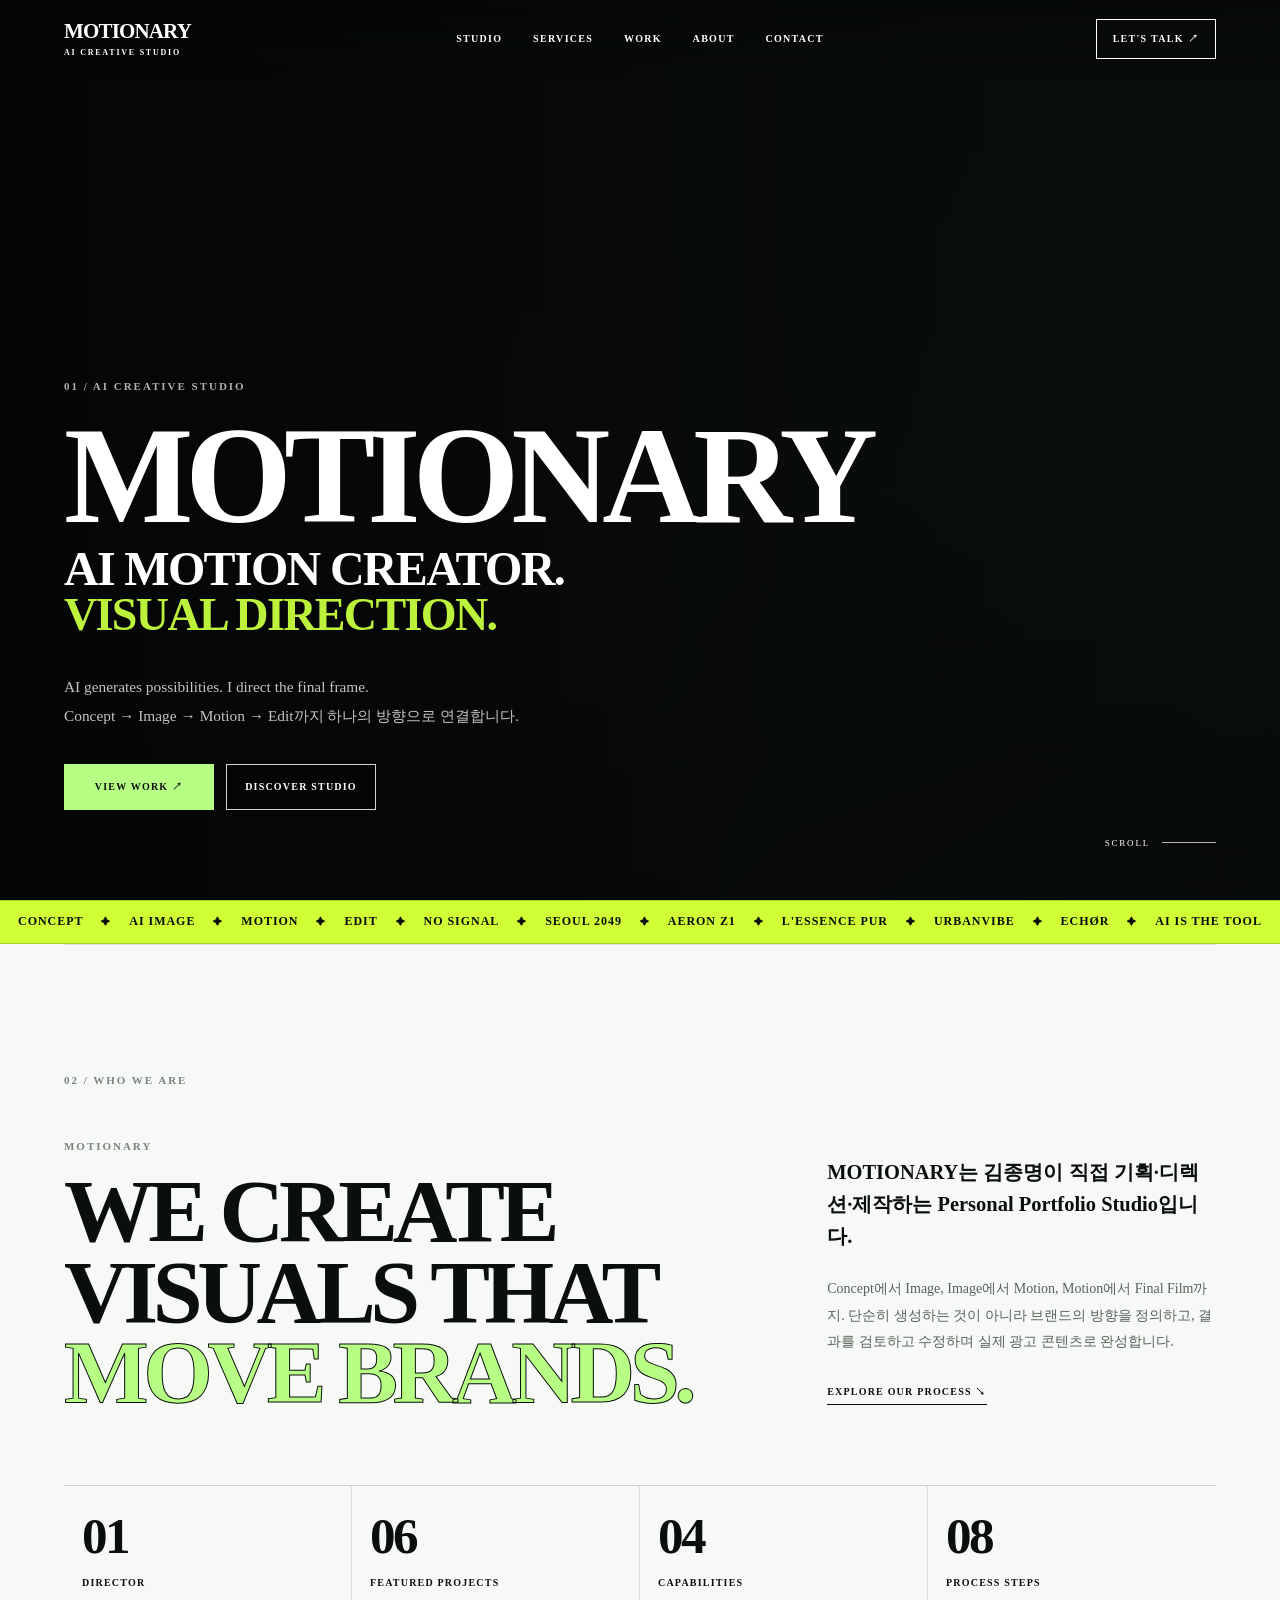
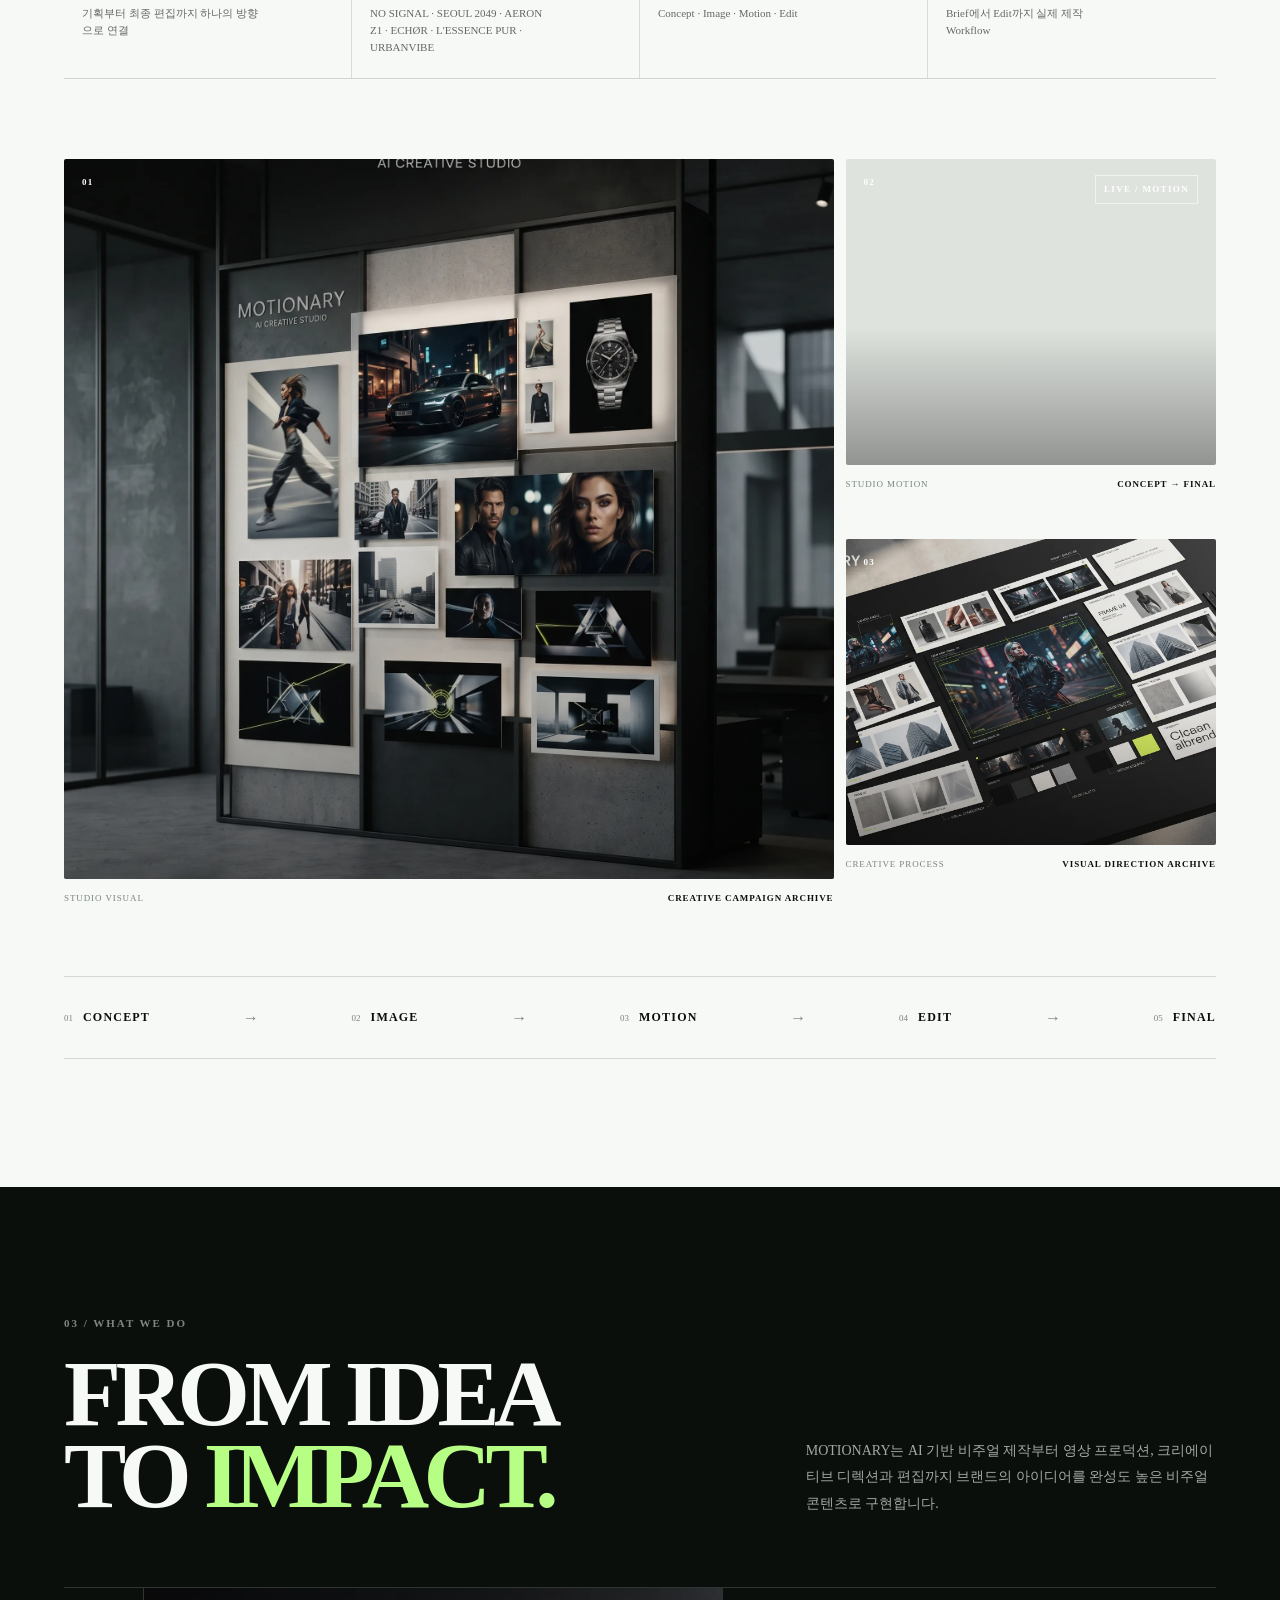
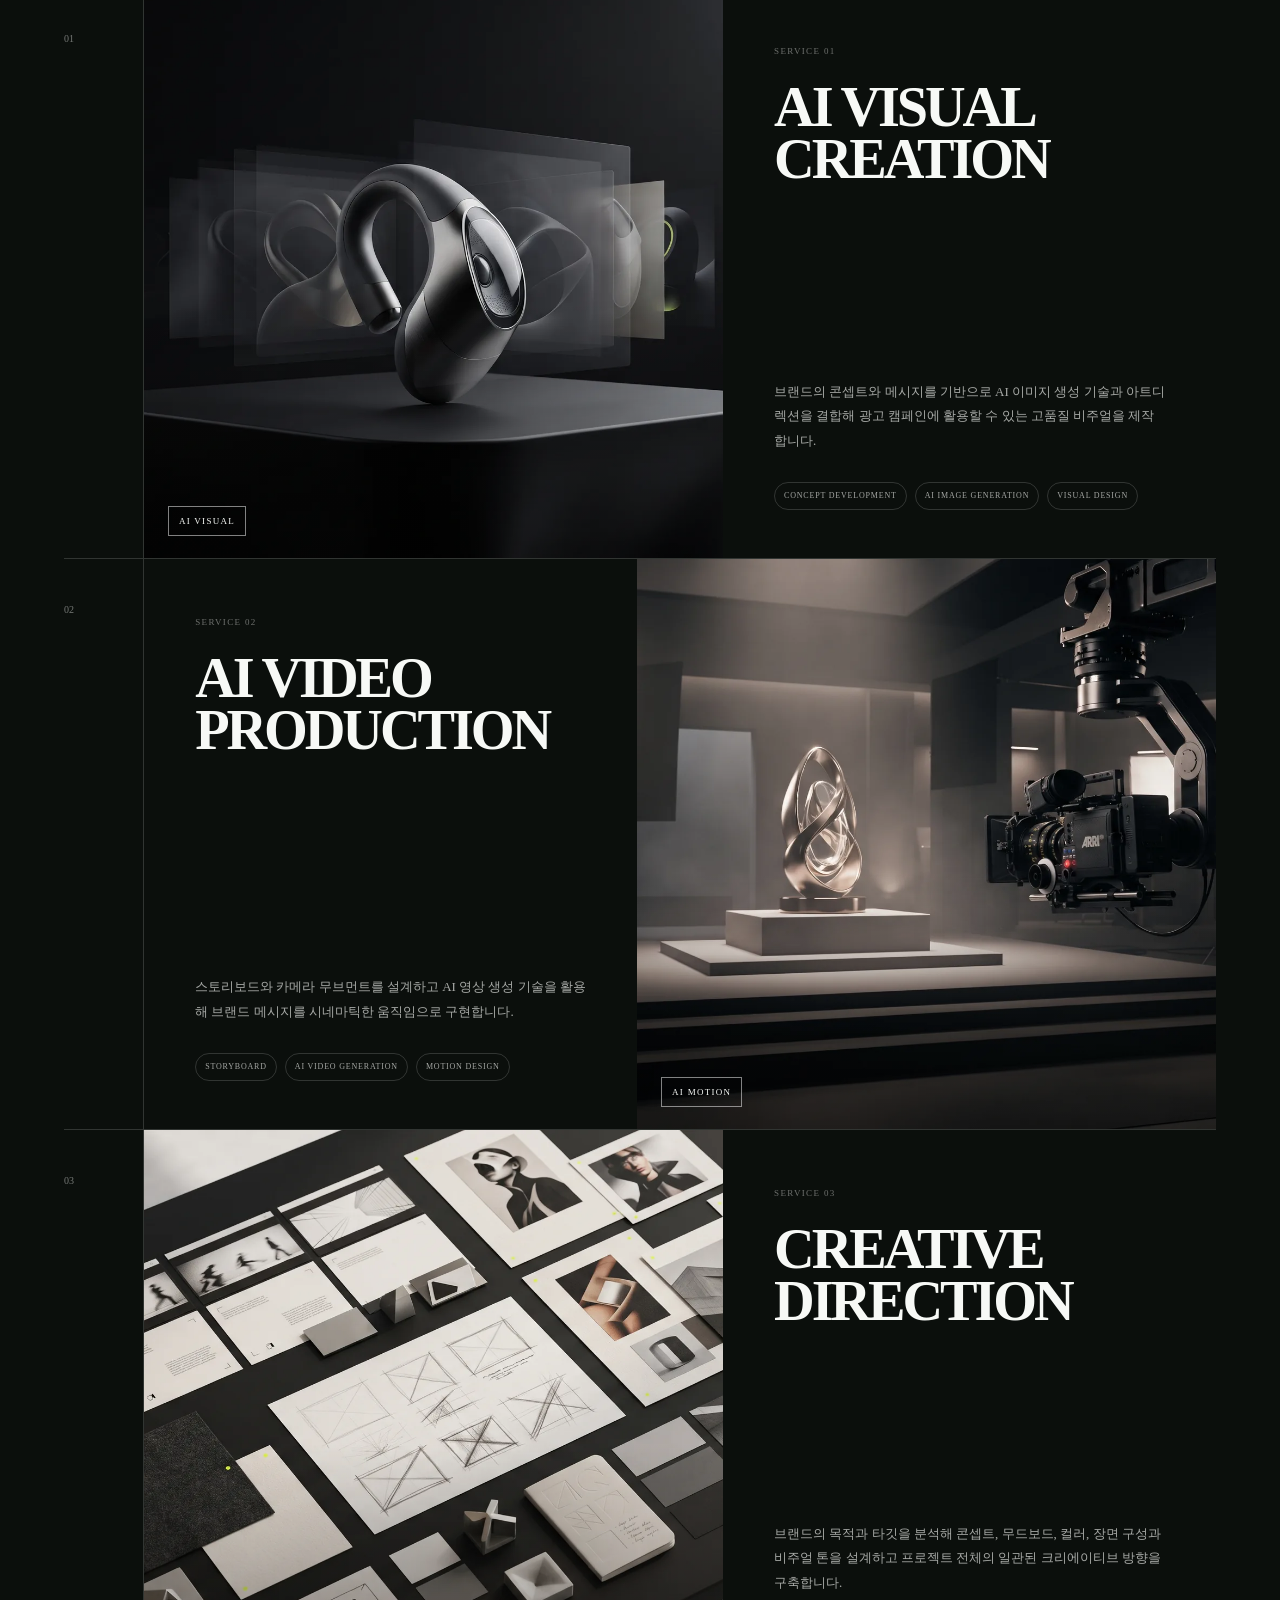
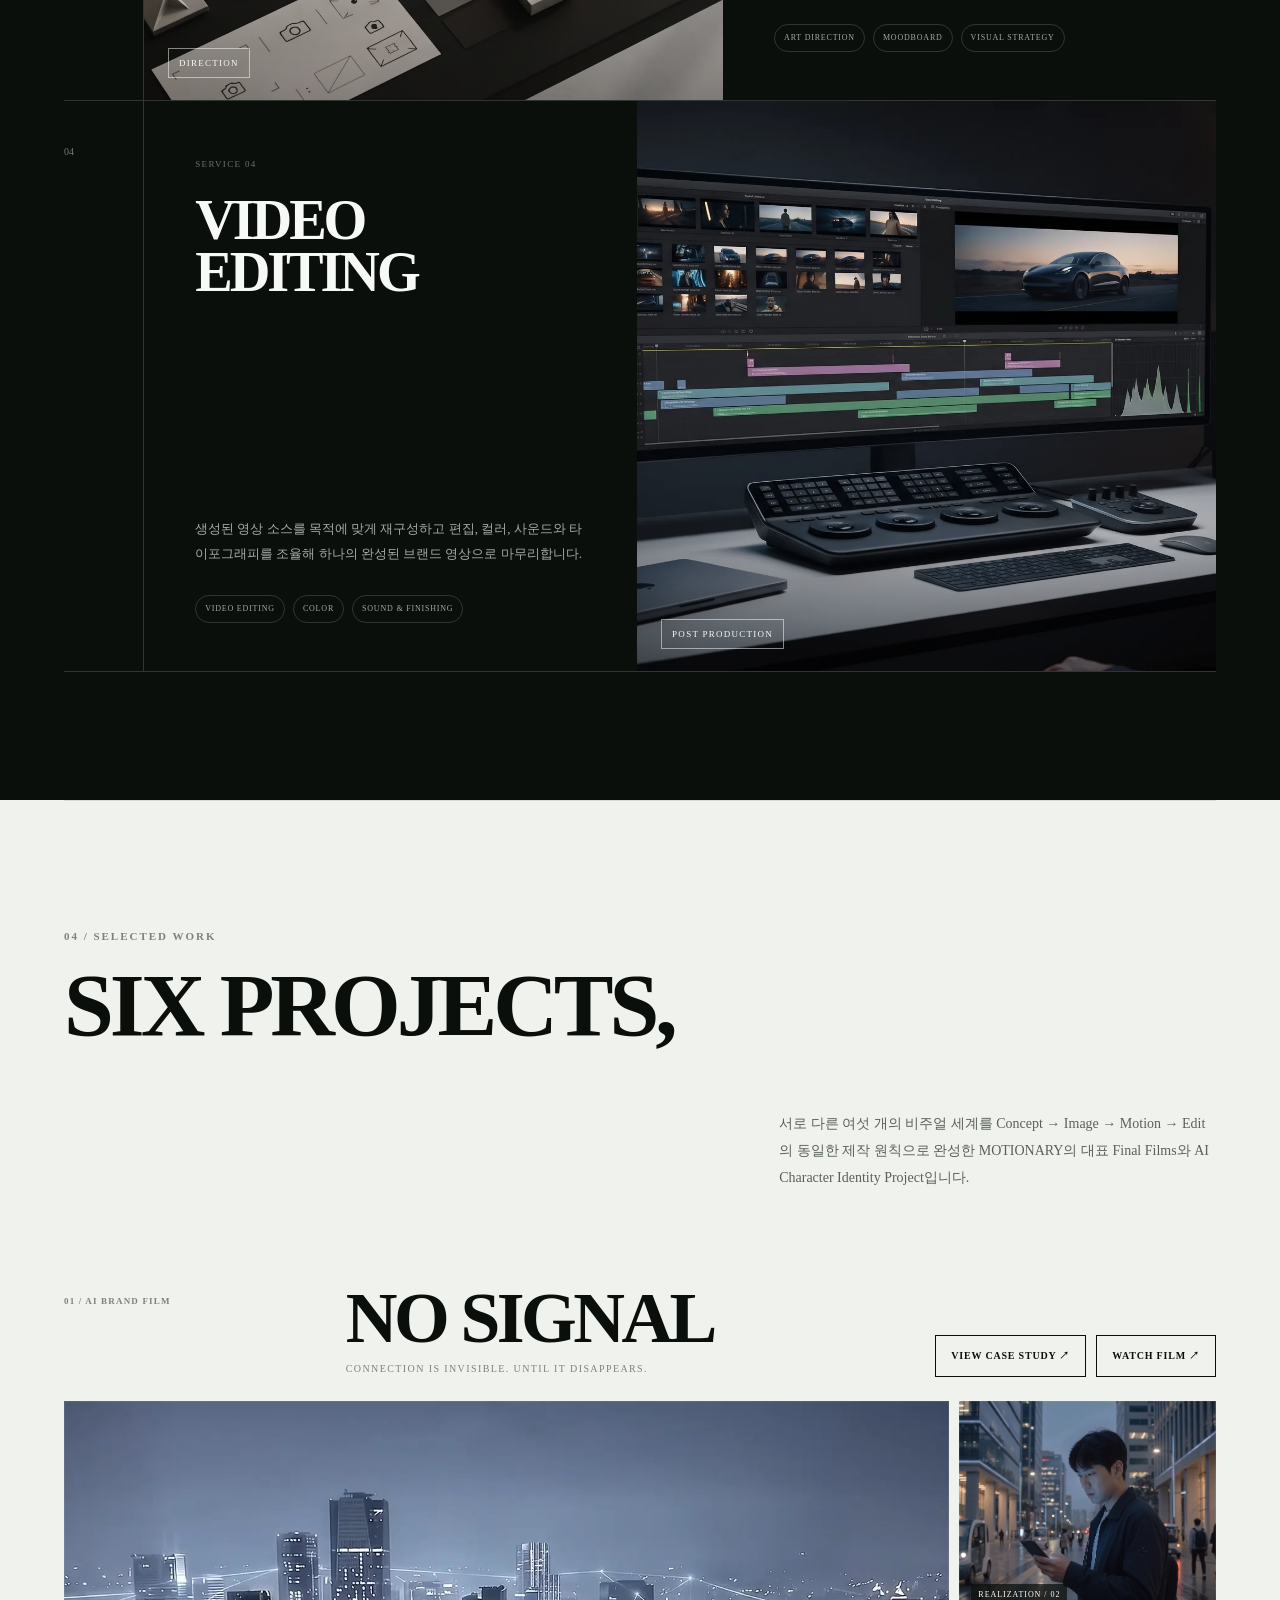
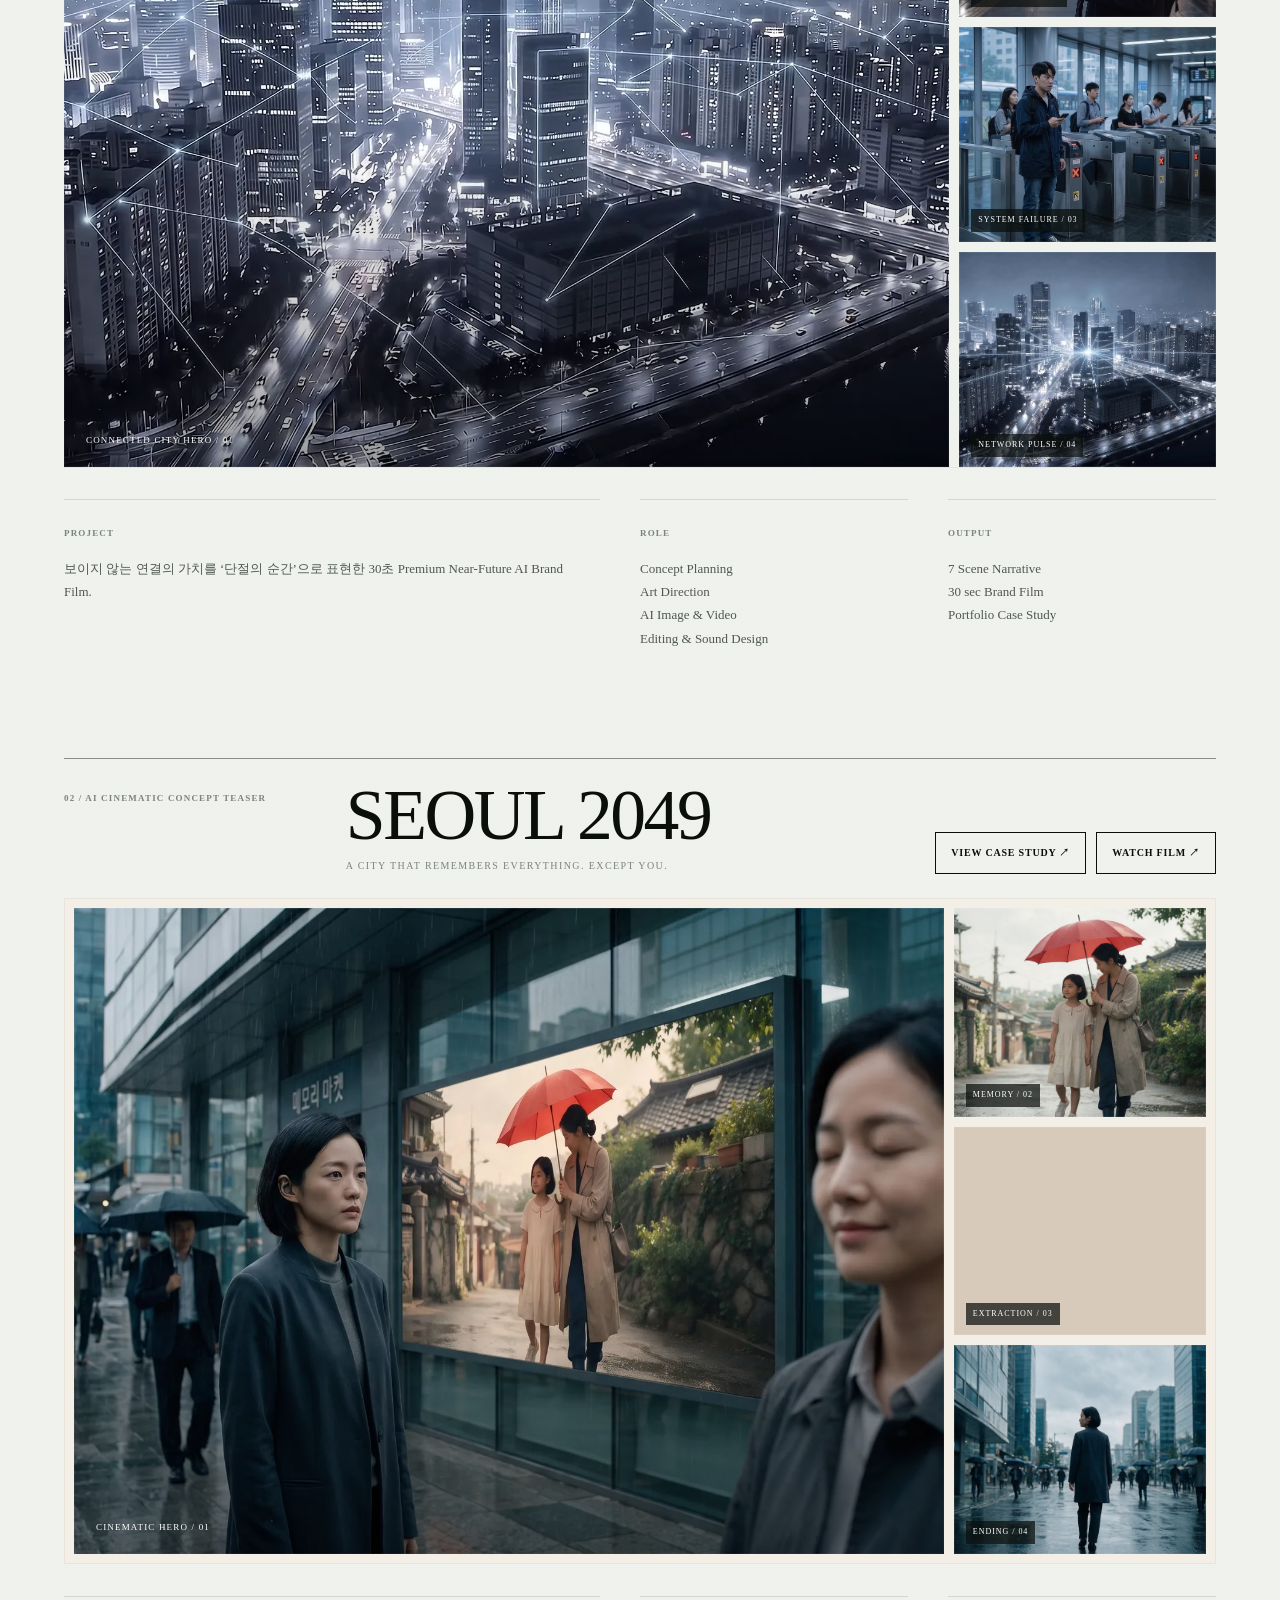
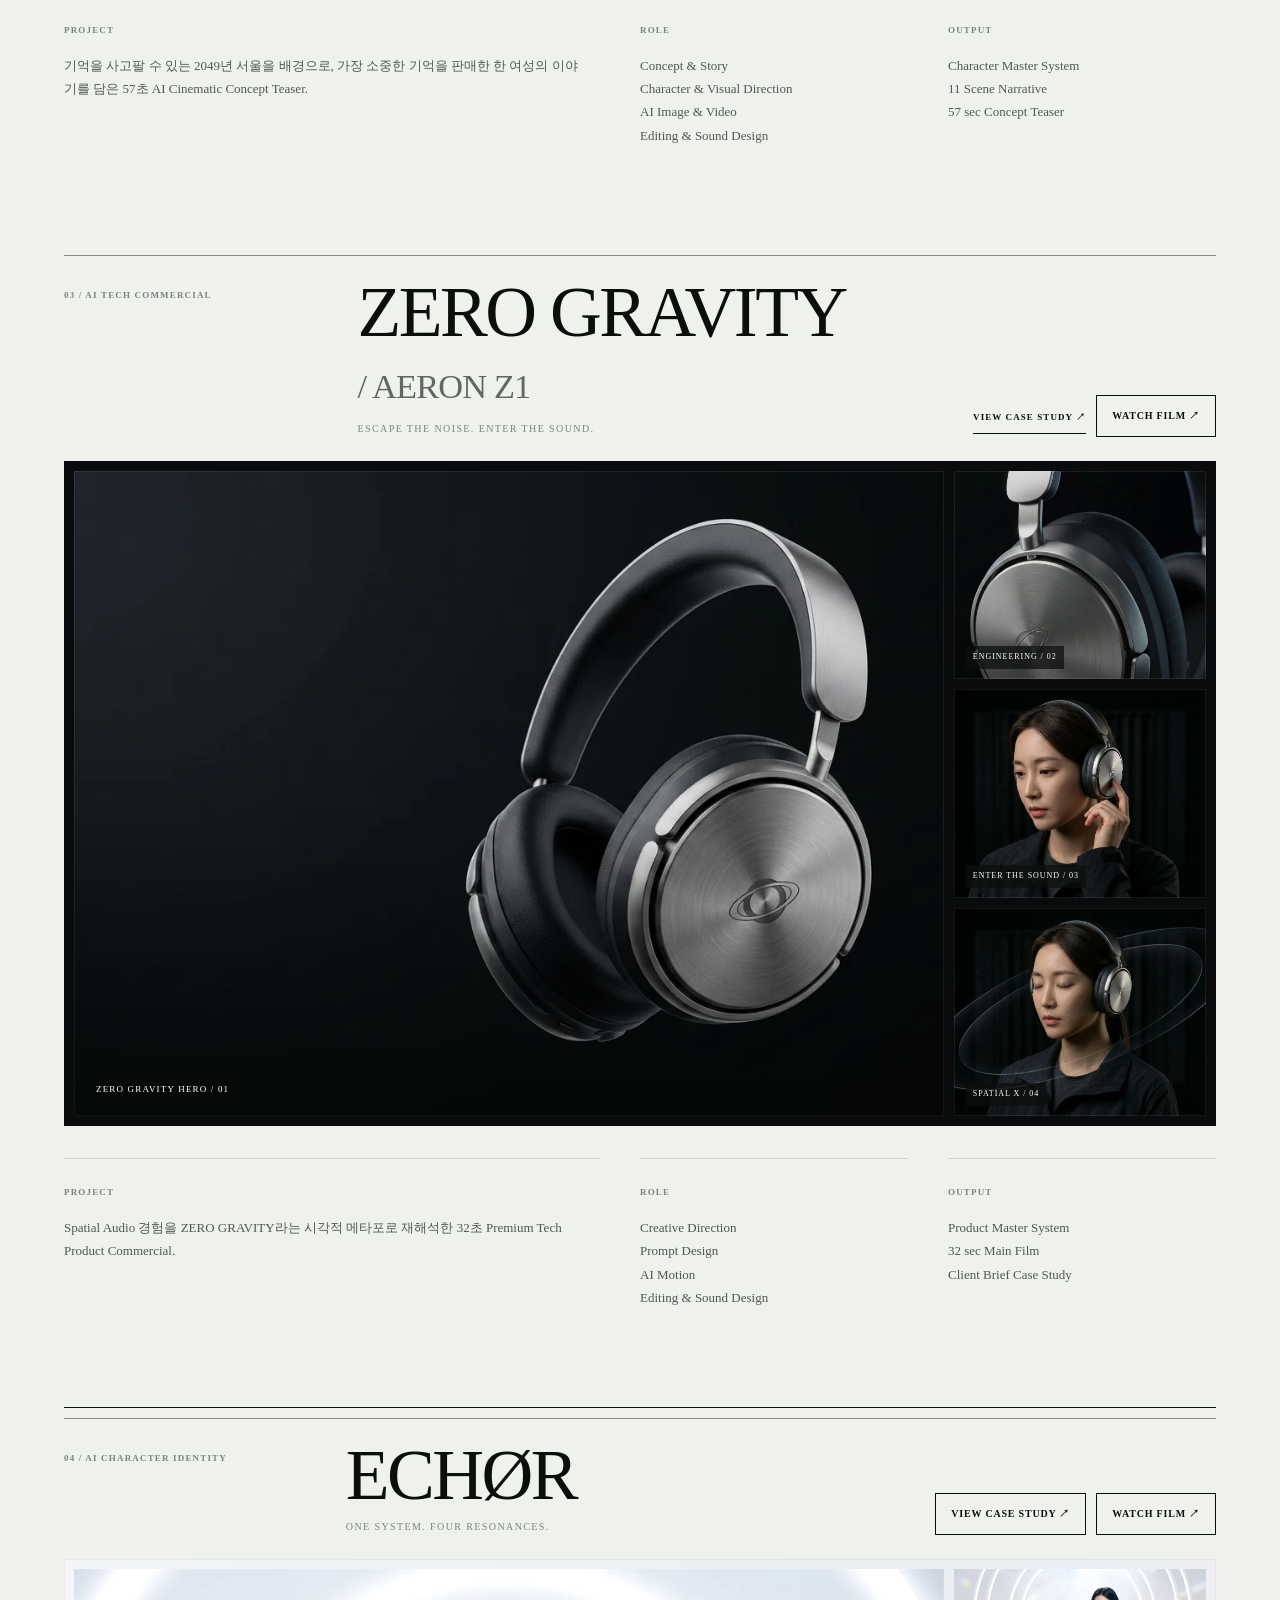
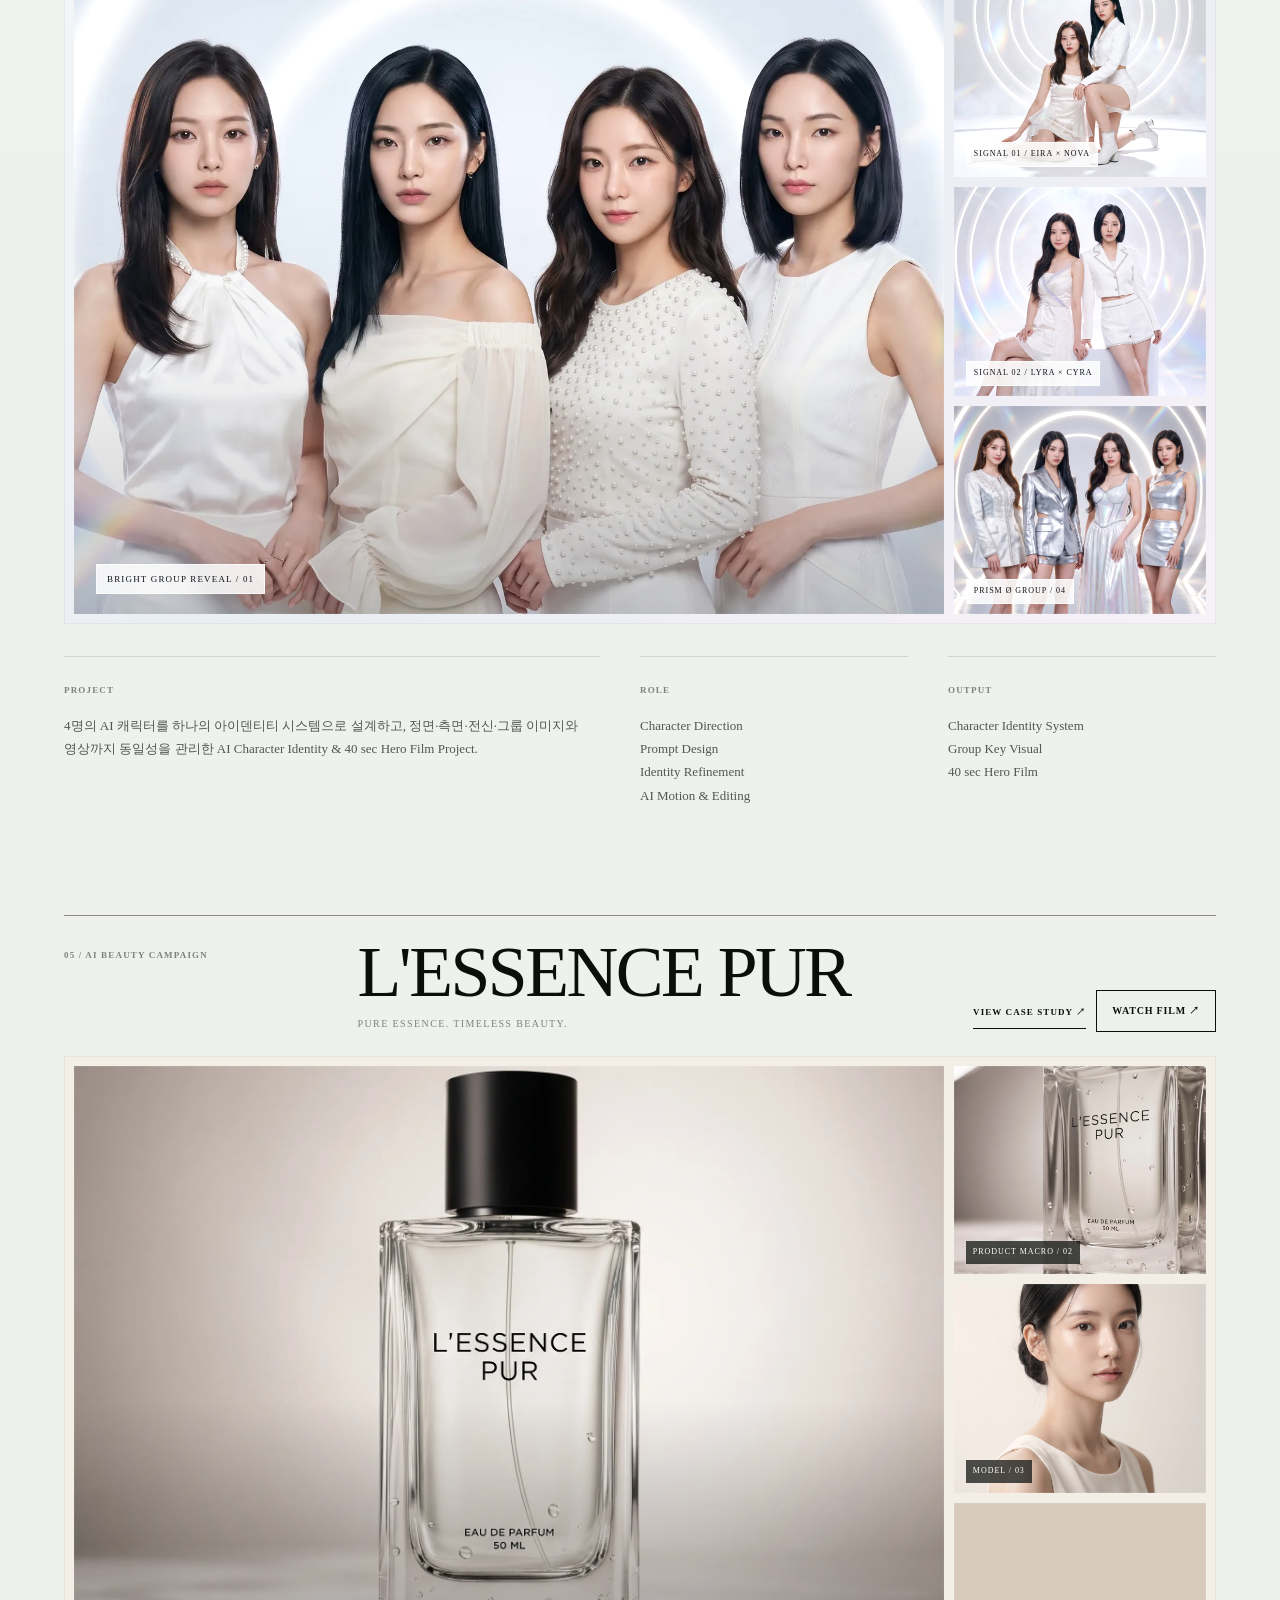
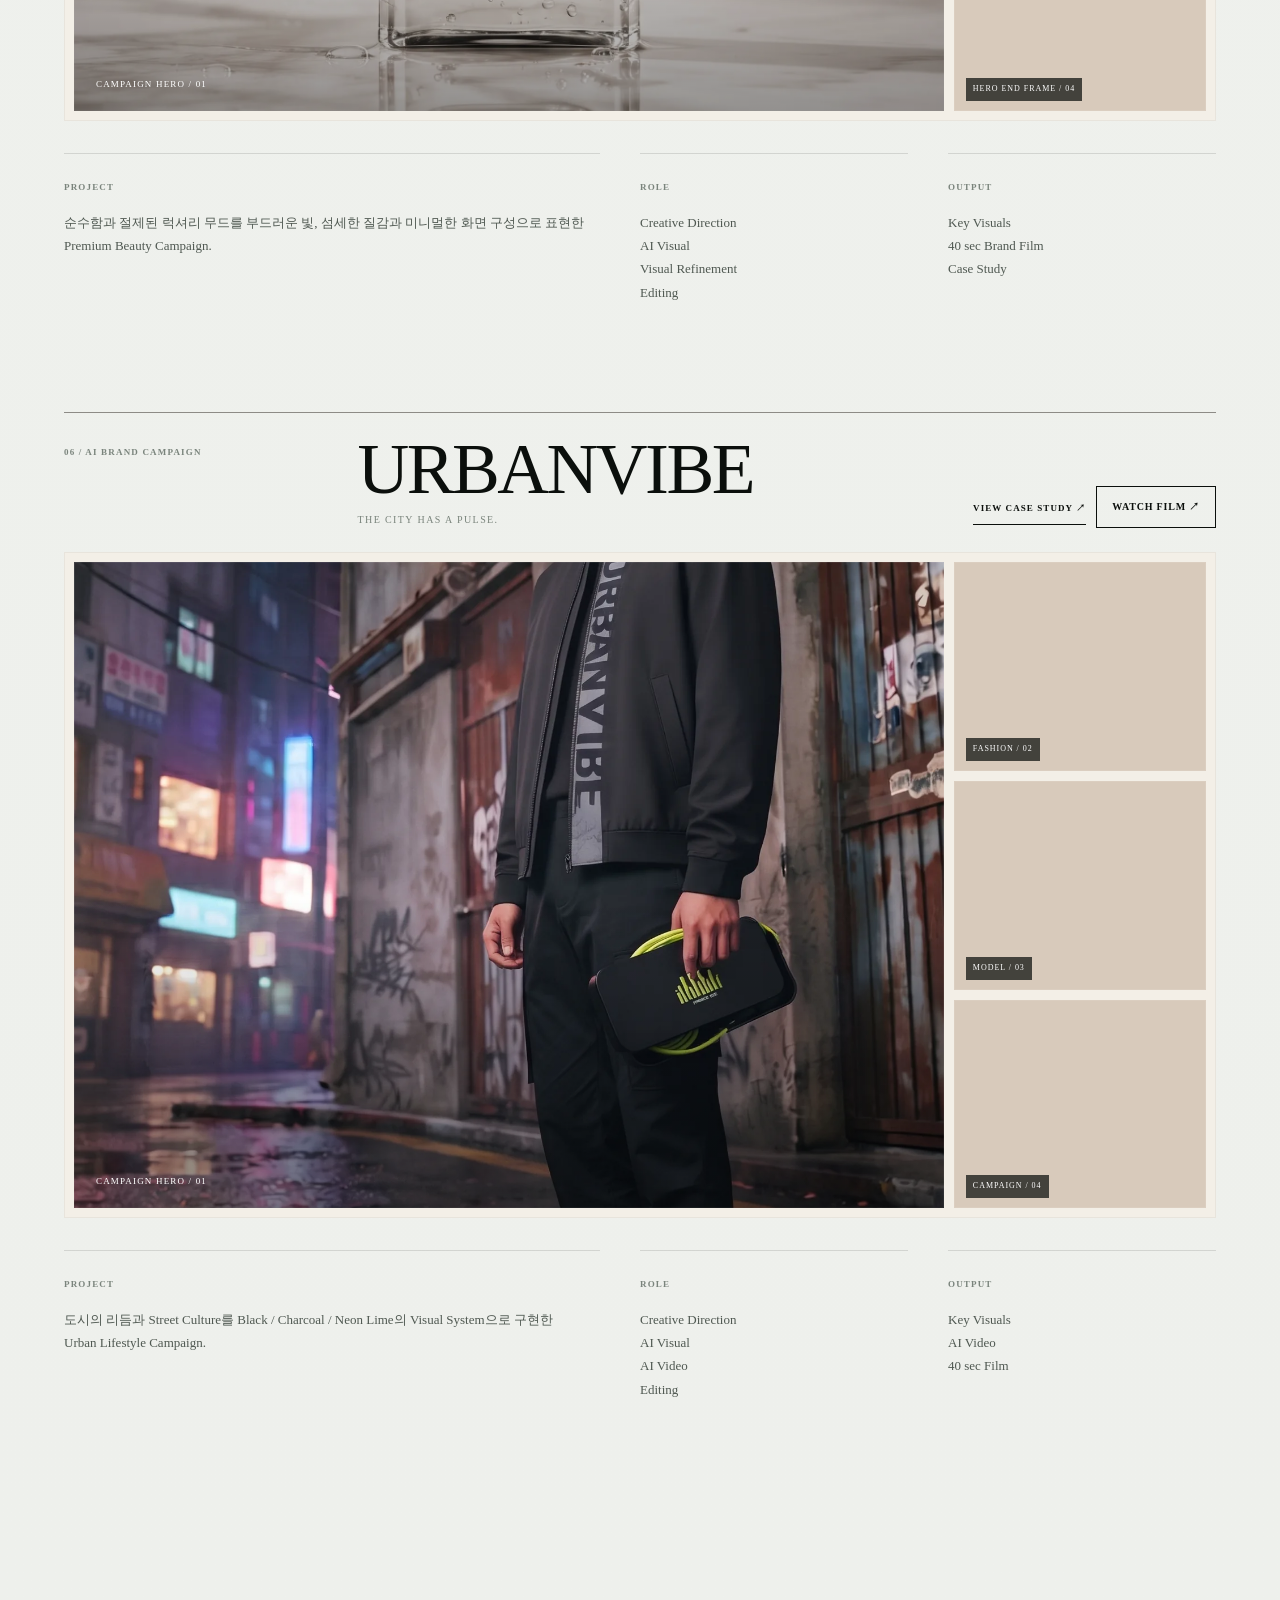
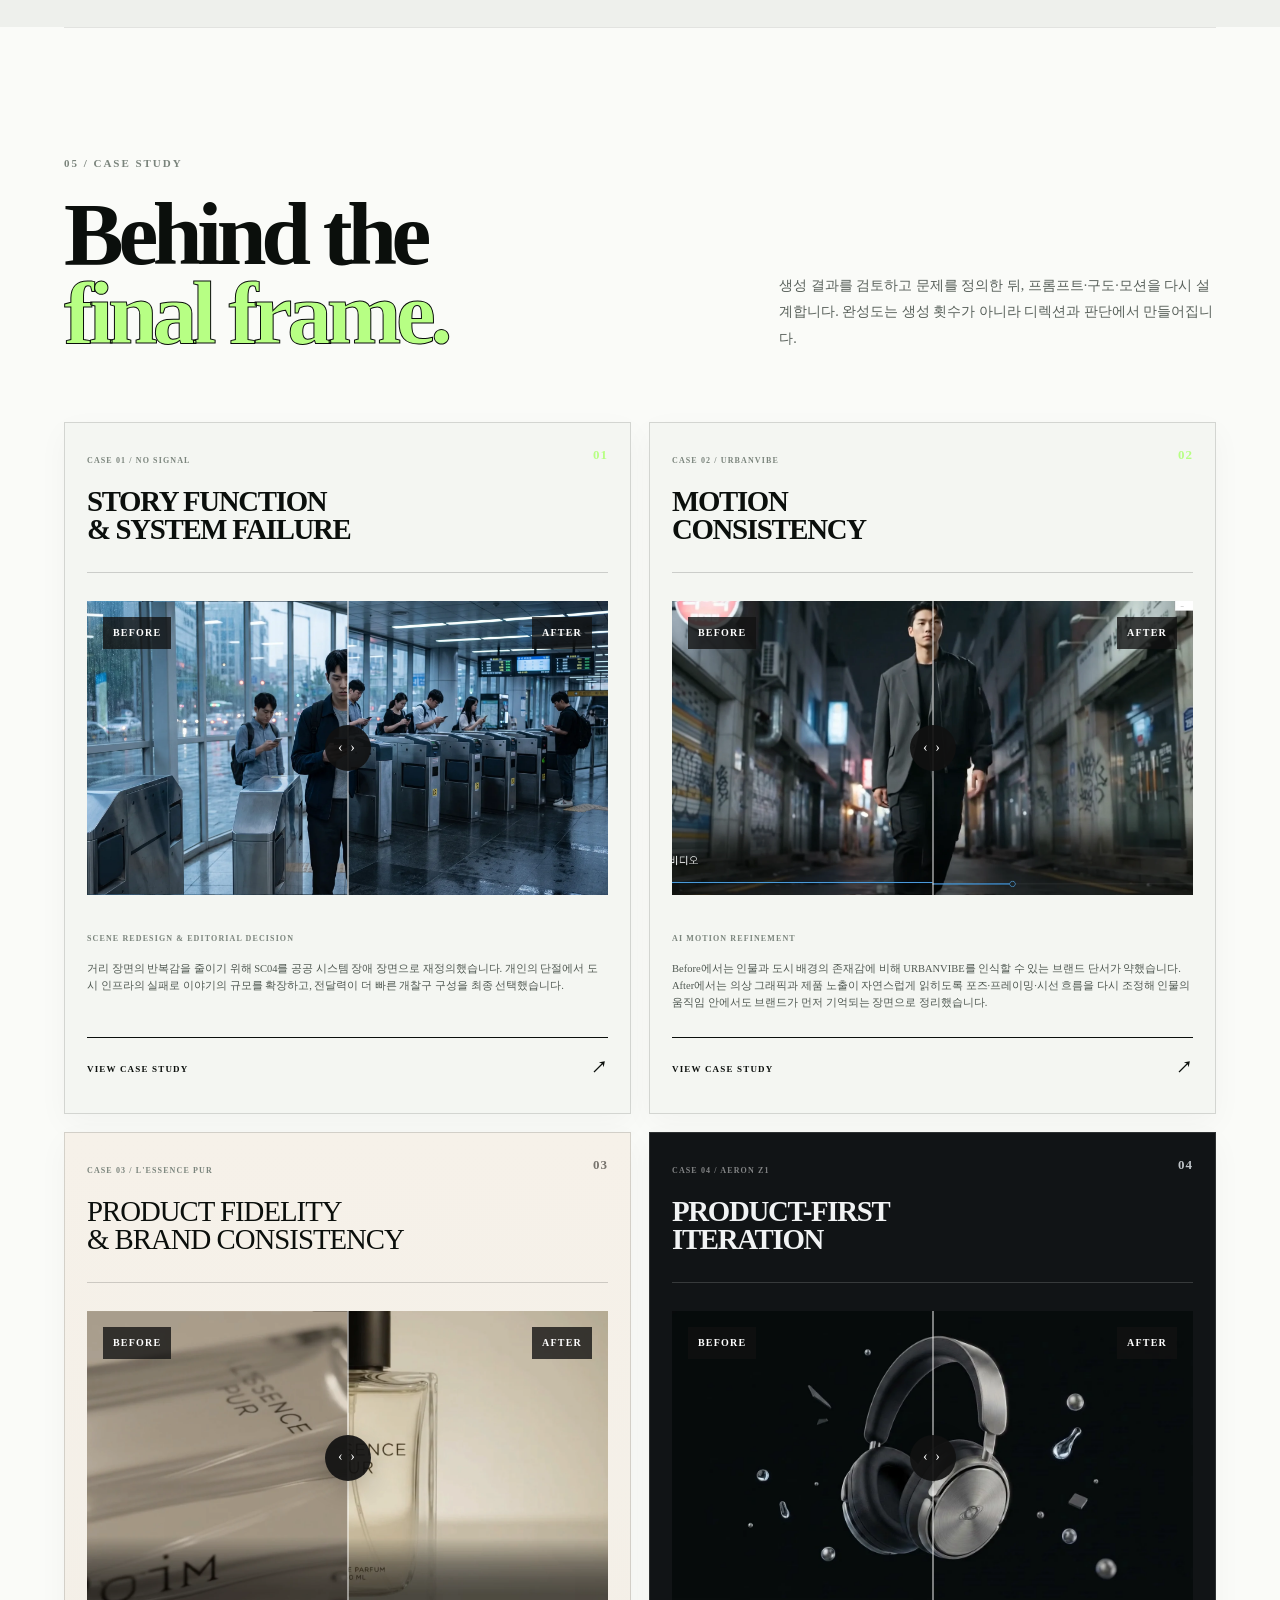
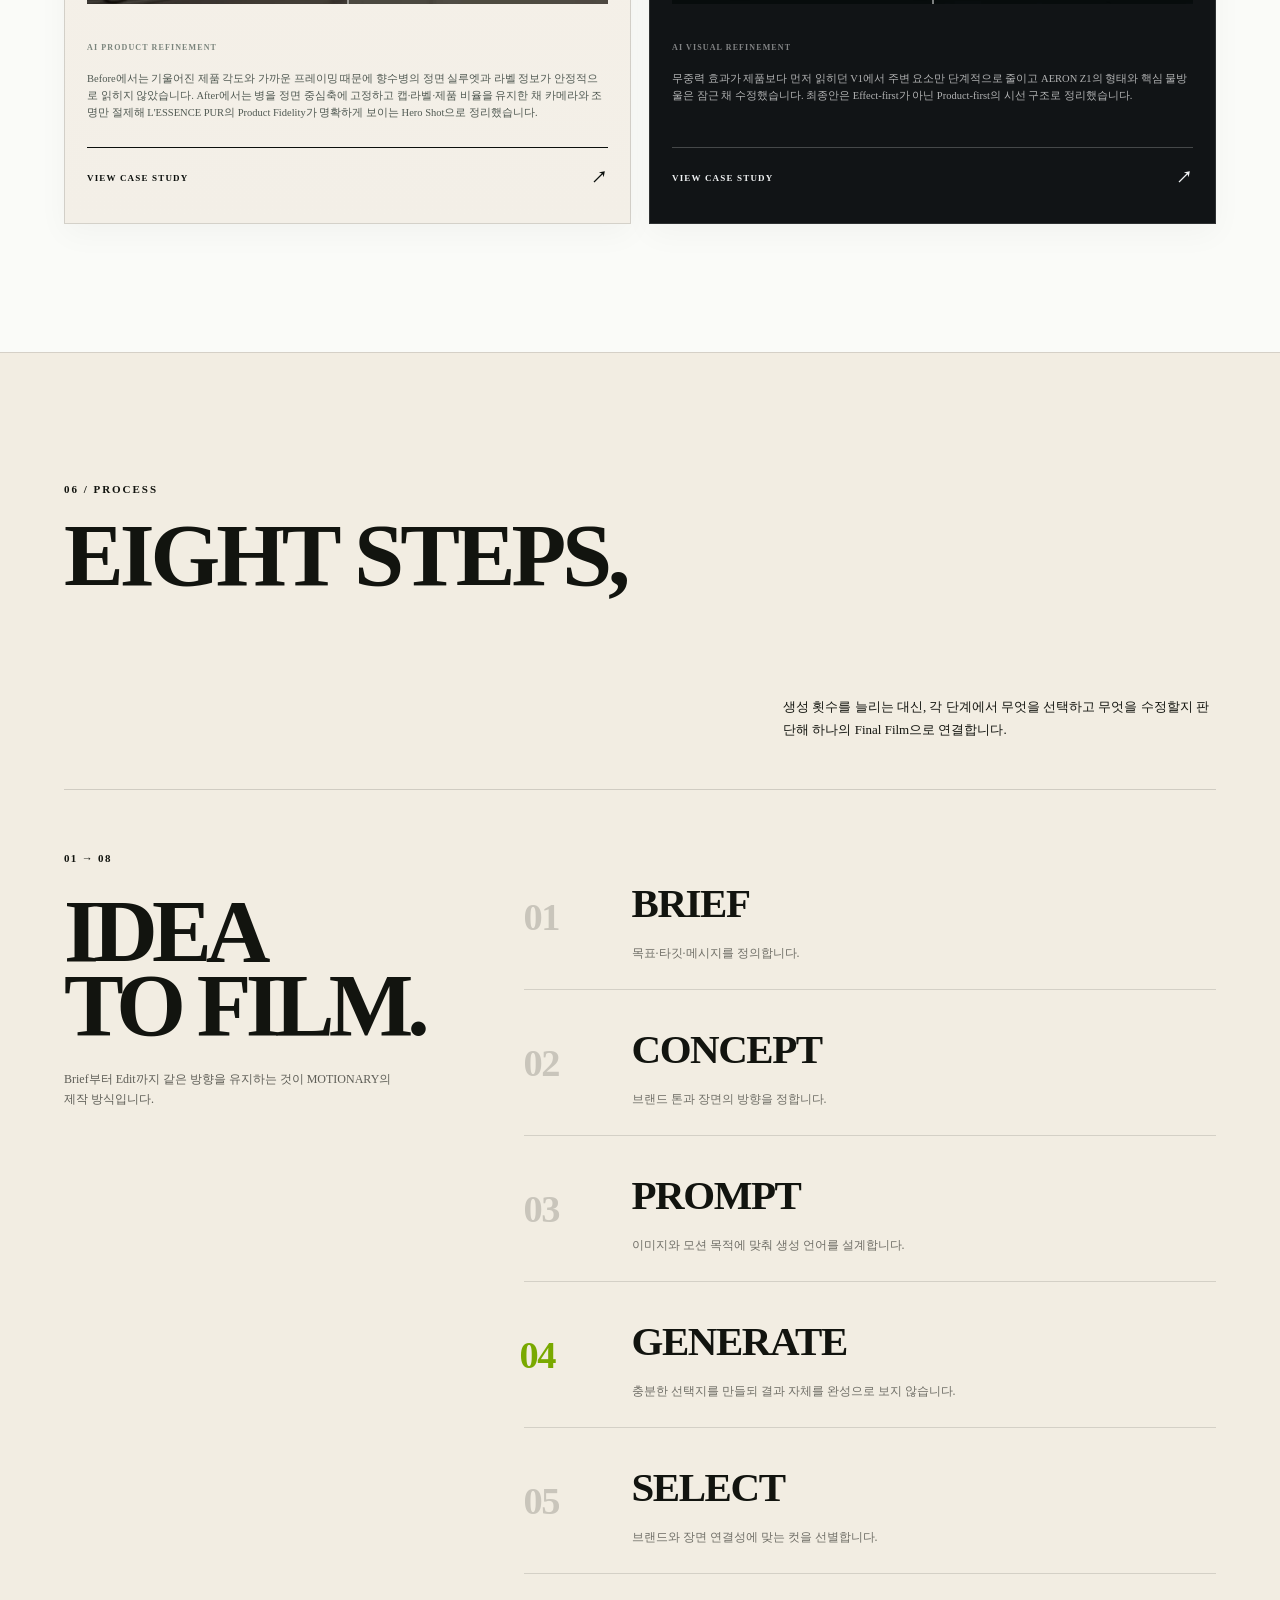
<file: index.html>
<!DOCTYPE html>

<html lang="ko">
<head>
<script>document.documentElement.classList.add('js');</script>
<meta charset="utf-8"/>
<meta content="width=device-width, initial-scale=1.0" name="viewport"/>
<meta content="MOTIONARY AI Creative Studio — AI Visual, AI Video, Creative Direction and Video Editing." name="description"/>
<title>MOTIONARY | AI Creative Studio</title>
<link href="css/style.css" rel="stylesheet"/>
<link href="css/echor-home-bright.css" rel="stylesheet">
<link href="css/final-fix.css" rel="stylesheet"/>
</head>
<body>
<div aria-hidden="true" class="motionary-intro" id="motionaryIntro">
<div class="motionary-intro-inner">
<div class="intro-step is-active"><b>01</b><span>CONCEPT</span></div>
<div class="intro-step"><b>02</b><span>IMAGE</span></div>
<div class="intro-step"><b>03</b><span>MOTION</span></div>
<div class="intro-step"><b>04</b><span>EDIT</span></div>
<div class="intro-brand">MOTIONARY<span>.</span></div>
<div class="intro-line"><i></i></div>
</div>
</div>
<a class="skip-link" href="#selectedWork">본문 콘텐츠로 바로가기</a>
<!-- =========================================================
     HEADER
========================================================= -->
<header class="header" id="header">
<div class="container header-inner">
<a class="logo" href="#home">
            MOTIONARY
            <span>AI CREATIVE STUDIO</span>
</a>
<nav class="nav">
<a href="#studio">STUDIO</a>
<a href="#services">SERVICES</a>
<a href="#projects">WORK</a>
<a href="#about">ABOUT</a>
<a href="#contact">CONTACT</a>
</nav>
<a class="header-contact" href="mailto:rovin54090@naver.com">
            LET'S TALK ↗
        </a>
</div>
</header>
<main>
<!-- =========================================================
     01 HERO
========================================================= -->
<section class="hero" id="home">
<video autoplay="" class="hero-video" loop="" muted="" playsinline="" preload="metadata" aria-label="MOTIONARY hero reel">
<source src="videos/hero/hero-reel.mp4" type="video/mp4"/>
</video>
<div class="hero-overlay"></div>
<div class="container hero-content">
<p class="section-number">
            01 / AI CREATIVE STUDIO
        </p>
<h1>
            MOTIONARY
        </h1>
<h2>
            AI MOTION CREATOR.
            <br/>
<span>
                VISUAL DIRECTION.
            </span>
</h2>
<p class="hero-description">

            AI generates possibilities. I direct the final frame.<br/>
            Concept → Image → Motion → Edit까지 하나의 방향으로 연결합니다.

        </p>
<div class="hero-buttons">
<a href="#projects">
                VIEW WORK ↗
            </a>
<a href="#studio">
                DISCOVER STUDIO
            </a>
</div>
</div>
<div class="hero-scroll">

        SCROLL
        <span></span>
</div>
</section>
<!-- =========================================================
     MOTIONARY DIRECTION TICKER
========================================================= -->
<div aria-label="MOTIONARY creative direction keywords" class="direction-ticker">
<div class="direction-ticker-track">
<span>CONCEPT</span><b>✦</b>
<span>AI IMAGE</span><b>✦</b>
<span>MOTION</span><b>✦</b>
<span>EDIT</span><b>✦</b>
<span>NO SIGNAL</span><b>✦</b>
<span>SEOUL 2049</span><b>✦</b>
<span>AERON Z1</span><b>✦</b>
<span>L'ESSENCE PUR</span><b>✦</b>
<span>URBANVIBE</span><b>✦</b>
<span>ECHØR</span><b>✦</b>
<span>AI IS THE TOOL</span><b>✦</b>
<span>DIRECTION IS THE DIFFERENCE</span><b>✦</b>
<span>CONCEPT</span><b>✦</b>
<span>AI IMAGE</span><b>✦</b>
<span>MOTION</span><b>✦</b>
<span>EDIT</span><b>✦</b>
<span>NO SIGNAL</span><b>✦</b>
<span>SEOUL 2049</span><b>✦</b>
<span>AERON Z1</span><b>✦</b>
<span>L'ESSENCE PUR</span><b>✦</b>
<span>URBANVIBE</span><b>✦</b>
<span>ECHØR</span><b>✦</b>
<span>AI IS THE TOOL</span><b>✦</b>
<span>DIRECTION IS THE DIFFERENCE</span><b>✦</b>
</div>
</div>
<!-- =========================================================
     02 WHO WE ARE
========================================================= -->
<section class="studio-section reveal-section" id="studio">
<div class="container">
<p class="section-number">
            02 / WHO WE ARE
        </p>
<div class="studio-top">
<div class="studio-heading">
<p class="eyebrow">
                    MOTIONARY
                </p>
<h2>
                    WE CREATE
                    <br/>

                    VISUALS THAT
                    <br/>
<span>
                        MOVE BRANDS.
                    </span>
</h2>
</div>
<div class="studio-copy">
<p class="studio-lead">

                    MOTIONARY는 김종명이 직접 기획·디렉션·제작하는
                    Personal Portfolio Studio입니다.

                </p>
<p>

                    Concept에서 Image,
                    Image에서 Motion,
                    Motion에서 Final Film까지.

                    단순히 생성하는 것이 아니라
                    브랜드의 방향을 정의하고,
                    결과를 검토하고 수정하며
                    실제 광고 콘텐츠로 완성합니다.

                </p>
<a class="text-link" href="#services">
                    EXPLORE OUR PROCESS ↘
                </a>
</div>
</div>
<div aria-label="MOTIONARY project facts" class="director-metrics">
<div>
<strong>01</strong>
<span>DIRECTOR</span>
<p>기획부터 최종 편집까지 하나의 방향으로 연결</p>
</div>
<div>
<strong>06</strong>
<span>FEATURED PROJECTS</span>
<p>NO SIGNAL · SEOUL 2049 · AERON Z1 · ECHØR · L'ESSENCE PUR · URBANVIBE</p>
</div>
<div>
<strong>04</strong>
<span>CAPABILITIES</span>
<p>Concept · Image · Motion · Edit</p>
</div>
<div>
<strong>08</strong>
<span>PROCESS STEPS</span>
<p>Brief에서 Edit까지 실제 제작 Workflow</p>
</div>
</div>
<!-- =================================================
             MOTIONARY STUDIO VISUAL
        ================================================== -->
<div class="studio-showcase">
<!-- VISUAL 01 -->
<figure class="studio-showcase-main">
<div class="studio-media-wrap">
<img alt="MOTIONARY Creative Studio Visual" decoding="async" src="images/motionary/motionary-studio-visual-01.webp" loading="lazy"/>
<div class="studio-media-shade"></div>
<span class="studio-media-number">
                        01
                    </span>
</div>
<figcaption>
<span>
                        STUDIO VISUAL
                    </span>
<strong>
                        CREATIVE CAMPAIGN ARCHIVE
                    </strong>
</figcaption>
</figure>
<!-- RIGHT COLUMN -->
<div class="studio-showcase-side">
<!-- MOTION LOOP -->
<figure class="studio-loop-card">
<div class="studio-media-wrap">
<video class="autoplay-when-visible" loop="" muted="" playsinline="" preload="metadata">
<source src="videos/motionary/motionary-studio-loop.mp4" type="video/mp4"/>
</video>
<div class="studio-media-shade"></div>
<span class="studio-media-number">
                            02
                        </span>
<span class="loop-badge">
                            LIVE / MOTION
                        </span>
</div>
<figcaption>
<span>
                            STUDIO MOTION
                        </span>
<strong>
                            CONCEPT → FINAL
                        </strong>
</figcaption>
</figure>
<!-- VISUAL 02 -->
<figure class="studio-archive-card">
<div class="studio-media-wrap">
<img alt="MOTIONARY Creative Direction Visual" decoding="async" src="images/motionary/motionary-studio-visual-02.webp" loading="lazy"/>
<div class="studio-media-shade"></div>
<span class="studio-media-number">
                            03
                        </span>
</div>
<figcaption>
<span>
                            CREATIVE PROCESS
                        </span>
<strong>
                            VISUAL DIRECTION ARCHIVE
                        </strong>
</figcaption>
</figure>
</div>
</div>
<!-- PROCESS -->
<div class="studio-process-line">
<div>
<span>01</span>
<strong>CONCEPT</strong>
</div>
<b>→</b>
<div>
<span>02</span>
<strong>IMAGE</strong>
</div>
<b>→</b>
<div>
<span>03</span>
<strong>MOTION</strong>
</div>
<b>→</b>
<div>
<span>04</span>
<strong>EDIT</strong>
</div>
<b>→</b>
<div>
<span>05</span>
<strong>FINAL</strong>
</div>
</div>
</div>
</section>
<!-- =========================================================
     03 WHAT WE DO
========================================================= -->
<!-- =====================================================
     WHAT WE DO
===================================================== -->
<section class="services-section reveal-section" id="services">
<div class="services-container">
<!-- SECTION HEADER -->
<div class="services-header">
<div class="services-header-left">
<span class="section-kicker">03 / WHAT WE DO</span>
<h2 class="services-title">
                    FROM IDEA<br/>
                    TO <span>IMPACT.</span>
</h2>
</div>
<div class="services-header-right">
<p>
                    MOTIONARY는 AI 기반 비주얼 제작부터 영상 프로덕션,
                    크리에이티브 디렉션과 편집까지 브랜드의 아이디어를
                    완성도 높은 비주얼 콘텐츠로 구현합니다.
                </p>
</div>
</div>
<!-- SERVICE 01 -->
<article class="service-project">
<div class="service-number">
<span>01</span>
</div>
<div class="service-media">
<img alt="MOTIONARY AI Visual Creation" decoding="async" loading="lazy" src="images/motionary/services/motionary-service-ai-visual.webp"/>
<div class="service-media-overlay"></div>
<span class="service-tag">
                    AI VISUAL
                </span>
</div>
<div class="service-content">
<div class="service-content-top">
<span class="service-index">SERVICE 01</span>
<h3>
                        AI VISUAL<br/>
                        CREATION
                    </h3>
</div>
<div class="service-content-bottom">
<p>
                        브랜드의 콘셉트와 메시지를 기반으로
                        AI 이미지 생성 기술과 아트디렉션을 결합해
                        광고 캠페인에 활용할 수 있는
                        고품질 비주얼을 제작합니다.
                    </p>
<div class="service-meta">
<span>CONCEPT DEVELOPMENT</span>
<span>AI IMAGE GENERATION</span>
<span>VISUAL DESIGN</span>
</div>
</div>
</div>
</article>
<!-- SERVICE 02 -->
<article class="service-project service-project-reverse">
<div class="service-number">
<span>02</span>
</div>
<div class="service-media">
<img alt="MOTIONARY AI Video Production" decoding="async" loading="lazy" src="images/motionary/services/motionary-service-ai-video.webp"/>
<div class="service-media-overlay"></div>
<span class="service-tag">
                    AI MOTION
                </span>
</div>
<div class="service-content">
<div class="service-content-top">
<span class="service-index">SERVICE 02</span>
<h3>
                        AI VIDEO<br/>
                        PRODUCTION
                    </h3>
</div>
<div class="service-content-bottom">
<p>
                        스토리보드와 카메라 무브먼트를 설계하고
                        AI 영상 생성 기술을 활용해 브랜드 메시지를
                        시네마틱한 움직임으로 구현합니다.
                    </p>
<div class="service-meta">
<span>STORYBOARD</span>
<span>AI VIDEO GENERATION</span>
<span>MOTION DESIGN</span>
</div>
</div>
</div>
</article>
<!-- SERVICE 03 -->
<article class="service-project">
<div class="service-number">
<span>03</span>
</div>
<div class="service-media">
<img alt="MOTIONARY Creative Direction" decoding="async" loading="lazy" src="images/motionary/services/motionary-service-creative-direction.webp"/>
<div class="service-media-overlay"></div>
<span class="service-tag">
                    DIRECTION
                </span>
</div>
<div class="service-content">
<div class="service-content-top">
<span class="service-index">SERVICE 03</span>
<h3>
                        CREATIVE<br/>
                        DIRECTION
                    </h3>
</div>
<div class="service-content-bottom">
<p>
                        브랜드의 목적과 타깃을 분석해 콘셉트,
                        무드보드, 컬러, 장면 구성과 비주얼 톤을 설계하고
                        프로젝트 전체의 일관된 크리에이티브 방향을 구축합니다.
                    </p>
<div class="service-meta">
<span>ART DIRECTION</span>
<span>MOODBOARD</span>
<span>VISUAL STRATEGY</span>
</div>
</div>
</div>
</article>
<!-- SERVICE 04 -->
<article class="service-project service-project-reverse">
<div class="service-number">
<span>04</span>
</div>
<div class="service-media">
<img alt="MOTIONARY Video Editing" decoding="async" loading="lazy" src="images/motionary/services/motionary-service-video-editing.webp"/>
<div class="service-media-overlay"></div>
<span class="service-tag">
                    POST PRODUCTION
                </span>
</div>
<div class="service-content">
<div class="service-content-top">
<span class="service-index">SERVICE 04</span>
<h3>
                        VIDEO<br/>
                        EDITING
                    </h3>
</div>
<div class="service-content-bottom">
<p>
                        생성된 영상 소스를 목적에 맞게 재구성하고
                        편집, 컬러, 사운드와 타이포그래피를 조율해
                        하나의 완성된 브랜드 영상으로 마무리합니다.
                    </p>
<div class="service-meta">
<span>VIDEO EDITING</span>
<span>COLOR</span>
<span>SOUND &amp; FINISHING</span>
</div>
</div>
</div>
</article>
</div>
</section>
<!-- PERFORMANCE MODE: Selected Work uses still images only. Films open from WATCH FILM buttons. -->
<!-- FINAL INTERACTION RULE: Project imagery is static. Use VIEW CASE STUDY / WATCH FILM controls. -->
<!-- =========================================================
     04 SELECTED WORK
========================================================= -->
<section class="work-section" id="projects">
<div class="container">
<div class="section-heading-split">
<div>
<p class="section-number">
                    04 / SELECTED WORK
                </p>
<h2>
                    SIX PROJECTS,
                    <br/>
<span>SIX VISUAL LANGUAGES.</span>
</h2>
</div>
<p>

                서로 다른 여섯 개의 비주얼 세계를
                Concept → Image → Motion → Edit의 동일한 제작 원칙으로 완성한
                MOTIONARY의 대표 Final Films와 AI Character Identity Project입니다.

            </p>
</div>
<!-- =====================================================
     SELECTED WORK 01 / NO SIGNAL
====================================================== -->

<div class="work-project-head nosignal-work-head">
    <span>
        01 / AI BRAND FILM
    </span>

    <div>
        <h3>NO SIGNAL</h3>
        <p>CONNECTION IS INVISIBLE. UNTIL IT DISAPPEARS.</p>
    </div>

    <div class="work-head-actions">
        <a href="nosignal.html">
            VIEW CASE STUDY ↗
        </a>
        <a href="https://youtu.be/_C7RN4yJswM" target="_blank" rel="noopener noreferrer">
            WATCH FILM ↗
        </a>
    </div>
</div>

<div class="work-showcase nosignal-work-showcase">

    <div class="work-main">
<img
            alt="NO SIGNAL AI Brand Film Hero"
            decoding="async"
            loading="lazy"
            src="images/nosignal/PORT_NO_SIGNAL_HERO.webp"/>

        <div class="work-media-overlay"></div>
<span>
            CONNECTED CITY HERO / 01
        </span>
    </div>

    <div class="work-side">

        <figure>
            <img
                alt="NO SIGNAL Personal Realization Scene"
                decoding="async"
                loading="lazy"
                src="images/nosignal/PORT_NO_SIGNAL_SC03.webp"/>
            <figcaption>
                REALIZATION / 02
            </figcaption>
        </figure>

        <figure>
            <img
                alt="NO SIGNAL System Failure Scene"
                decoding="async"
                loading="lazy"
                src="images/nosignal/PORT_NO_SIGNAL_SC04.webp"/>
            <figcaption>
                SYSTEM FAILURE / 03
            </figcaption>
        </figure>

        <figure>
            <img
                alt="NO SIGNAL Network Pulse Scene"
                decoding="async"
                loading="lazy"
                src="images/nosignal/PORT_NO_SIGNAL_SC05.webp"/>
            <figcaption>
                NETWORK PULSE / 04
            </figcaption>
        </figure>

    </div>
</div>

<div class="work-info nosignal-work-info">
    <div>
        <span>PROJECT</span>
        <p>
            보이지 않는 연결의 가치를 ‘단절의 순간’으로 표현한
            30초 Premium Near-Future AI Brand Film.
        </p>
    </div>

    <div>
        <span>ROLE</span>
        <p>
            Concept Planning<br/>
            Art Direction<br/>
            AI Image &amp; Video<br/>
            Editing &amp; Sound Design
        </p>
    </div>

    <div>
        <span>OUTPUT</span>
        <p>
            7 Scene Narrative<br/>
            30 sec Brand Film<br/>
            Portfolio Case Study
        </p>
    </div>
</div>

<!-- =====================================================
     SELECTED WORK 02 / SEOUL 2049
====================================================== -->

<div class="work-project-head seoul2049-work-head">
    <span>
        02 / AI CINEMATIC CONCEPT TEASER
    </span>

    <div>
        <h3>SEOUL 2049</h3>
        <p>A CITY THAT REMEMBERS EVERYTHING. EXCEPT YOU.</p>
    </div>

    <div class="work-head-actions">
        <a href="seoul2049.html">
            VIEW CASE STUDY ↗
        </a>
        <a href="https://youtu.be/YrwUIjd8imM?si=taDTuRjIyBcQwKu5" target="_blank" rel="noopener noreferrer">
            WATCH FILM ↗
        </a>
    </div>
</div>

<div class="work-showcase seoul2049-work-showcase">

    <div class="work-main">
<img
            alt="SEOUL 2049 AI Cinematic Concept Teaser Hero"
            decoding="async"
            loading="lazy"
            src="images/seoul2049/seoul2049-hero.webp"/>

        <div class="work-media-overlay"></div>
<span>
            CINEMATIC HERO / 01
        </span>
    </div>

    <div class="work-side">

        <figure>
            <img
                alt="SEOUL 2049 Memory Scene"
                decoding="async"
                loading="lazy"
                src="images/seoul2049/seoul2049-sc06-memory.webp"/>
            <figcaption>
                MEMORY / 02
            </figcaption>
        </figure>

        <figure>
            <img
                alt="SEOUL 2049 Memory Extraction Scene"
                decoding="async"
                loading="lazy"
                src="images/seoul2049/seoul2049-sc07-extraction.webp"/>
            <figcaption>
                EXTRACTION / 03
            </figcaption>
        </figure>

        <figure>
            <img
                alt="SEOUL 2049 Ending Scene"
                decoding="async"
                loading="lazy"
                src="images/seoul2049/seoul2049-sc11-ending.webp"/>
            <figcaption>
                ENDING / 04
            </figcaption>
        </figure>

    </div>
</div>

<div class="work-info seoul2049-work-info">

    <div>
        <span>PROJECT</span>
        <p>
            기억을 사고팔 수 있는 2049년 서울을 배경으로,
            가장 소중한 기억을 판매한 한 여성의 이야기를 담은
            57초 AI Cinematic Concept Teaser.
        </p>
    </div>

    <div>
        <span>ROLE</span>
        <p>
            Concept &amp; Story<br/>
            Character &amp; Visual Direction<br/>
            AI Image &amp; Video<br/>
            Editing &amp; Sound Design
        </p>
    </div>

    <div>
        <span>OUTPUT</span>
        <p>
            Character Master System<br/>
            11 Scene Narrative<br/>
            57 sec Concept Teaser
        </p>
    </div>

</div>
<!-- =====================================================
             SELECTED WORK 03 / AERON Z1
        ====================================================== -->
<div class="work-project-head aeron-work-head">
<span>
                03 / AI TECH COMMERCIAL
            </span>
<div>
<h3>ZERO GRAVITY<br/><span class="project-product-name">/ AERON Z1</span></h3>
<p>ESCAPE THE NOISE. ENTER THE SOUND.</p>
</div>
<div class="work-head-actions">
<button id="openAeron" type="button">
                    VIEW CASE STUDY ↗
                </button>
<a href="https://youtu.be/exjtOEfgMEQ" target="_blank" rel="noopener noreferrer">
                    WATCH FILM ↗
                </a>
</div>
</div>
<div class="work-showcase aeron-work-showcase">
<div class="work-main">
<img alt="AERON Z1 ZERO GRAVITY Tech Product Commercial" decoding="async" loading="lazy" src="assets/aeron-z1/web/images/hero.webp"/>
<div class="work-media-overlay"></div>
<span>ZERO GRAVITY HERO / 01</span>
</div>
<div class="work-side">
<figure>
<img alt="AERON Z1 Engineering Detail" decoding="async" loading="lazy" src="assets/aeron-z1/web/images/image-02.webp"/>
<figcaption>ENGINEERING / 02</figcaption>
</figure>
<figure>
<img alt="AERON Z1 Human Interaction" decoding="async" loading="lazy" src="assets/aeron-z1/web/images/image-05.webp"/>
<figcaption>ENTER THE SOUND / 03</figcaption>
</figure>
<figure>
<img alt="AERON Z1 Spatial Immersion" decoding="async" loading="lazy" src="assets/aeron-z1/web/images/image-06.webp"/>
<figcaption>SPATIAL X / 04</figcaption>
</figure>
</div>
</div>
<div class="work-info aeron-work-info">
<div>
<span>PROJECT</span>
<p>
                    Spatial Audio 경험을 ZERO GRAVITY라는 시각적 메타포로 재해석한
                    32초 Premium Tech Product Commercial.
                </p>
</div>
<div>
<span>ROLE</span>
<p>
                    Creative Direction<br/>
                    Prompt Design<br/>
                    AI Motion<br/>
                    Editing &amp; Sound Design
                </p>
</div>
<div>
<span>OUTPUT</span>
<p>
                    Product Master System<br/>
                    32 sec Main Film<br/>
                    Client Brief Case Study
                </p>
</div>
</div>
<!-- =====================================================
     SELECTED WORK 04 / ECHØR
     BRIGHT PRISM VERSION
====================================================== -->

<div class="work-project-head echor-work-head">

    <span>
        04 / AI CHARACTER IDENTITY
    </span>

    <div>
        <h3>ECHØR</h3>
        <p>ONE SYSTEM. FOUR RESONANCES.</p>
    </div>

    <div class="work-head-actions">

        <a class="echor-case-link"
           href="echor.html">
            VIEW CASE STUDY ↗
        </a>

        <a href="https://youtu.be/LMgX8h9pK34"
           target="_blank"
           rel="noopener noreferrer">
            WATCH FILM ↗
        </a>

    </div>

</div>


<!-- =====================================================
     ECHØR / BRIGHT VISUAL SHOWCASE
====================================================== -->

<div class="work-showcase echor-work-showcase"
     style="
        background:
        linear-gradient(
            135deg,
            #f3f5f7 0%,
            #e9eef3 48%,
            #f7f1f8 100%
        );
     ">


    <!-- MAIN IMAGE / 4 MEMBER GROUP -->

    <div class="work-main echor-work-main">
<img
            src="assets/echor/GROUP/ECHOR_GROUP_FINAL.webp"
            alt="ECHØR Bright Four Member Group Visual"
            decoding="async"
            loading="lazy"
            style="
                width:100%;
                height:100%;
                object-fit:cover;
                object-position:center 30%;
                filter:
                    brightness(1.05)
                    saturate(1.03)
                    contrast(1.01);
            "
        />

        <!-- 밝은 이미지가 너무 하얗게 날아가지 않도록 아주 약한 오버레이 -->
        <div class="work-media-overlay"
             style="
                background:
                linear-gradient(
                    0deg,
                    rgba(8,10,18,.22) 0%,
                    rgba(8,10,18,.04) 42%,
                    transparent 70%
                );
             ">
        </div>
<span style="
            background:rgba(255,255,255,.84);
            color:#11131a;
            padding:7px 10px;
            border:1px solid rgba(255,255,255,.70);
            backdrop-filter:blur(8px);
        ">
            BRIGHT GROUP REVEAL / 01
        </span>

    </div>


    <!-- =================================================
         RIGHT SIDE IMAGES
    ================================================== -->

    <div class="work-side">


        <!-- EIRA × NOVA -->

        <figure style="
            background:#eef2f5;
            overflow:hidden;
        ">

            <img
                src="assets/echor/GROUP/EIRA_NOVA_FINAL.webp"
                alt="ECHØR EIRA and NOVA Bright Duo"
                decoding="async"
                loading="lazy"
                style="
                    width:100%;
                    height:100%;
                    object-fit:cover;
                    object-position:center 42%;
                    filter:
                        brightness(1.05)
                        saturate(1.03) contrast(1.01);
                "
            />

            <figcaption style="
                background:rgba(255,255,255,.86);
                color:#11131a;
                border:1px solid rgba(255,255,255,.70);
            ">
                SIGNAL 01 / EIRA × NOVA
            </figcaption>

        </figure>


        <!-- LYRA × CYRA -->

        <figure style="
            background:#eef2f5;
            overflow:hidden;
        ">

            <img
                src="assets/echor/GROUP/LYRA_CYRA_FINAL.webp"
                alt="ECHØR LYRA and CYRA Bright Duo"
                decoding="async"
                loading="lazy"
                style="
                    width:100%;
                    height:100%;
                    object-fit:cover;
                    object-position:center 42%;
                    filter:
                        brightness(1.05)
                        saturate(1.03)
                        contrast(1.01);
                "
            />

            <figcaption style="
                background:rgba(255,255,255,.86);
                color:#11131a;
                border:1px solid rgba(255,255,255,.70);
            ">
                SIGNAL 02 / LYRA × CYRA
            </figcaption>

        </figure>


        <!-- IDENTITY MATRIX GROUP -->

        <figure style="
            background:#eef2f5;
            overflow:hidden;
        ">

            <img
                src="assets/echor/GROUP/ECHOR_GROUP_MATRIX_COVER.webp"
                alt="ECHØR PRISM Identity Matrix Group"
                decoding="async"
                loading="lazy"
                style="
                    width:100%;
                    height:100%;
                    object-fit:cover;
                    object-position:center 34%;
                    filter:
                        brightness(1.05)
                        saturate(1.03)
                        contrast(1.01);
                "
            />

            <figcaption style="
                background:rgba(255,255,255,.86);
                color:#11131a;
                border:1px solid rgba(255,255,255,.70);
            ">
                PRISM Ø GROUP / 04
            </figcaption>

        </figure>

    </div>

</div>


<!-- =====================================================
     ECHØR PROJECT INFO
====================================================== -->

<div class="work-info echor-work-info">

    <div>

        <span>
            PROJECT
        </span>

        <p>
            4명의 AI 캐릭터를 하나의 아이덴티티 시스템으로 설계하고,
            정면·측면·전신·그룹 이미지와 영상까지 동일성을 관리한
            AI Character Identity &amp; 40 sec Hero Film Project.
        </p>

    </div>


    <div>

        <span>
            ROLE
        </span>

        <p>
            Character Direction
            <br/>
            Prompt Design
            <br/>
            Identity Refinement
            <br/>
            AI Motion &amp; Editing
        </p>

    </div>


    <div>

        <span>
            OUTPUT
        </span>

        <p>
            Character Identity System
            <br/>
            Group Key Visual
            <br/>
            40 sec Hero Film
        </p>

    </div>

</div>

<!-- =====================================================
             SELECTED WORK 05 / L'ESSENCE PUR
        ====================================================== -->
<div class="work-project-head">
<span>
                05 / AI BEAUTY CAMPAIGN
            </span>
<div>
<h3>
                    L'ESSENCE PUR
                </h3>
<p>
                    PURE ESSENCE. TIMELESS BEAUTY.
                </p>
</div>
<div class="work-head-actions">
<button id="openLessence" type="button">
                    VIEW CASE STUDY ↗
                </button>
<a href="https://youtu.be/yOemb1EMfEk" rel="noopener noreferrer" target="_blank">
                    WATCH FILM ↗
                </a>
</div>
</div>
<div class="work-showcase">
<div class="work-main">
<img alt="L'ESSENCE PUR Campaign" decoding="async" loading="lazy" src="images/lessence/lessence-image-01.webp"/>
<div class="work-media-overlay"></div>
<span>
                    CAMPAIGN HERO / 01
                </span>
</div>
<div class="work-side">
<figure>
<img alt="L'ESSENCE PUR Product Macro" decoding="async" loading="lazy" src="images/lessence/lessence-image-02.webp"/>
<figcaption>
                        PRODUCT MACRO / 02
                    </figcaption>
</figure>
<figure>
<img alt="L'ESSENCE PUR Model Master" decoding="async" loading="lazy" src="images/lessence/lessence-image-03.webp"/>
<figcaption>
                        MODEL / 03
                    </figcaption>
</figure>
<figure>
<img alt="L'ESSENCE PUR Hero End Frame" decoding="async" loading="lazy" src="images/lessence/lessence-image-07.webp"/>
<figcaption>
                        HERO END FRAME / 04
                    </figcaption>
</figure>
</div>
</div>
<div class="work-info">
<div>
<span>
                    PROJECT
                </span>
<p>

                    순수함과 절제된 럭셔리 무드를
                    부드러운 빛, 섬세한 질감과
                    미니멀한 화면 구성으로 표현한
                    Premium Beauty Campaign.

                </p>
</div>
<div>
<span>
                    ROLE
                </span>
<p>
                    Creative Direction
                    <br/>
                    AI Visual
                    <br/>
                    Visual Refinement
                    <br/>
                    Editing
                </p>
</div>
<div>
<span>
                    OUTPUT
                </span>
<p>
                    Key Visuals
                    <br/>
                    40 sec Brand Film
                    <br/>
                    Case Study
                </p>
</div>
</div>
<!-- =====================================================
     SELECTED WORK 06 / URBANVIBE
====================================================== -->
<div class="work-project-head">
<span>
                06 / AI BRAND CAMPAIGN
            </span>
<div>
<h3>
                    URBANVIBE
                </h3>
<p>
                    THE CITY HAS A PULSE.
                </p>
</div>
<div class="work-head-actions">
<button id="openUrbanvibe" type="button">
                    VIEW CASE STUDY ↗
                </button>
<a href="https://youtu.be/nkpzI4wU9T4" rel="noopener noreferrer" target="_blank">
                    WATCH FILM ↗
                </a>
</div>
</div>
<div class="work-showcase">
<div class="work-main">
<img alt="URBANVIBE Campaign" decoding="async" src="images/urbanvibe/image06.webp" loading="lazy"/>
<div class="work-media-overlay"></div>
<span>
                    CAMPAIGN HERO / 01
                </span>
</div>
<div class="work-side">
<figure>
<img alt="URBANVIBE Fashion Visual" decoding="async" src="images/urbanvibe/image04.webp" loading="lazy"/>
<figcaption>
                        FASHION / 02
                    </figcaption>
</figure>
<figure>
<img alt="URBANVIBE Product Visual" decoding="async" src="images/urbanvibe/image05.webp" loading="lazy"/>
<figcaption>
                        MODEL / 03
                    </figcaption>
</figure>
<figure>
<img alt="URBANVIBE Campaign Visual" decoding="async" src="images/urbanvibe/image03.webp" loading="lazy"/>
<figcaption>
                        CAMPAIGN / 04
                    </figcaption>
</figure>
</div>
</div>
<div class="work-info">
<div>
<span>
                    PROJECT
                </span>
<p>

                    도시의 리듬과 Street Culture를
                    Black / Charcoal / Neon Lime의
                    Visual System으로 구현한
                    Urban Lifestyle Campaign.

                </p>
</div>
<div>
<span>
                    ROLE
                </span>
<p>
                    Creative Direction
                    <br/>
                    AI Visual
                    <br/>
                    AI Video
                    <br/>
                    Editing
                </p>
</div>
<div>
<span>
                    OUTPUT
                </span>
<p>
                    Key Visuals
                    <br/>
                    AI Video
                    <br/>
                    40 sec Film
                </p>
</div>
</div>
</div>
</section>
<!-- =========================================================
     05 CASE STUDY
========================================================= -->
<section class="case-section reveal-section" id="caseStudy">
<div class="container">
<div class="section-heading-split">
<div>
<p class="section-number">
                    05 / CASE STUDY
                </p>
<h2>
                    Behind the
                    <br/>
<span>
                        final frame.
                    </span>
</h2>
</div>
<p>
                생성 결과를 검토하고 문제를 정의한 뒤,
                프롬프트·구도·모션을 다시 설계합니다.
                완성도는 생성 횟수가 아니라 디렉션과 판단에서 만들어집니다.
            </p>
</div>
<div class="case-project-grid">
<!-- CASE 01 / NO SIGNAL -->
<article class="case-project-card case-project-card-nosignal">
<div class="case-card-head">
<div>
<span>CASE 01 / NO SIGNAL</span>
<h3>STORY FUNCTION<br/>&amp; SYSTEM FAILURE</h3>
</div>
<span class="case-card-index">01</span>
</div>
<div class="case-compare">
<figure>
<div class="case-image-label">ALTERNATIVE</div>
<img alt="NO SIGNAL SC04 alternative composition" decoding="async" loading="lazy" src="images/nosignal/SC04_B01.webp"/>
</figure>
<div class="case-arrow">→</div>
<figure>
<div class="case-image-label">FINAL</div>
<img alt="NO SIGNAL SC04 final system failure composition" decoding="async" loading="lazy" src="images/nosignal/SC04_FINAL.webp"/>
</figure>
</div>
<div class="case-card-copy">
<span>SCENE REDESIGN &amp; EDITORIAL DECISION</span>
<p>
거리 장면의 반복감을 줄이기 위해 SC04를 공공 시스템 장애 장면으로 재정의했습니다.
개인의 단절에서 도시 인프라의 실패로 이야기의 규모를 확장하고,
전달력이 더 빠른 개찰구 구성을 최종 선택했습니다.
</p>
</div>
<button class="case-detail-button" type="button" onclick="window.location.href='nosignal.html#problem-solving'">
VIEW CASE STUDY <span>↗</span>
</button>
</article>

<!-- CASE 02 / URBANVIBE -->
<article class="case-project-card">
<div class="case-card-head">
<div>
<span>
                            CASE 02 / URBANVIBE
                        </span>
<h3>
                            MOTION
                            <br/>
                            CONSISTENCY
                        </h3>
</div>
<span class="case-card-index">
                        02
                    </span>
</div>
<div class="case-compare">
<figure>
<div class="case-image-label">
                            BEFORE
                        </div>
<img alt="URBANVIBE Motion Before — initial frame" decoding="async" loading="lazy" src="images/urbanvibe/troubleshooting/video01-before.webp"/>
</figure>
<div class="case-arrow">
                        →
                    </div>
<figure>
<div class="case-image-label">
                            AFTER
                        </div>
<img alt="URBANVIBE Motion After — refined frame" decoding="async" loading="lazy" src="images/urbanvibe/troubleshooting/video01-after.webp"/>
</figure>
</div>
<div class="case-card-copy">
<span>
                        AI MOTION REFINEMENT
                    </span>
<p>
                        Before에서는 인물과 도시 배경의 존재감에 비해
                        URBANVIBE를 인식할 수 있는 브랜드 단서가 약했습니다.
                        After에서는 의상 그래픽과 제품 노출이 자연스럽게 읽히도록
                        포즈·프레이밍·시선 흐름을 다시 조정해
                        인물의 움직임 안에서도 브랜드가 먼저 기억되는 장면으로 정리했습니다.
                    </p>
</div>
<button class="case-detail-button" id="openUrbanvibeCaseStudy" type="button">
                    VIEW CASE STUDY
                    <span>↗</span>
</button>
</article>

<!-- CASE 03 / L'ESSENCE PUR -->
<article class="case-project-card case-project-card-lessence">
<div class="case-card-head">
<div>
<span>
                            CASE 03 / L'ESSENCE PUR
                        </span>
<h3>
                            PRODUCT FIDELITY
                            <br/>
                            &amp; BRAND CONSISTENCY
                        </h3>
</div>
<span class="case-card-index">
                        03
                    </span>
</div>
<div class="case-compare">
<figure>
<div class="case-image-label">
                            BEFORE
                        </div>
<img alt="L'ESSENCE PUR Before — unstable product framing" decoding="async" loading="lazy" src="images/lessence/troubleshooting/case01-before.webp"/>
</figure>
<div class="case-arrow">
                        →
                    </div>
<figure>
<div class="case-image-label">
                            AFTER
                        </div>
<img alt="L'ESSENCE PUR After — controlled product hero" decoding="async" loading="lazy" src="images/lessence/troubleshooting/case01-after.webp"/>
</figure>
</div>
<div class="case-card-copy">
<span>
                        AI PRODUCT REFINEMENT
                    </span>
<p>
                        Before에서는 기울어진 제품 각도와 가까운 프레이밍 때문에
                        향수병의 정면 실루엣과 라벨 정보가 안정적으로 읽히지 않았습니다.
                        After에서는 병을 정면 중심축에 고정하고 캡·라벨·제품 비율을 유지한 채
                        카메라와 조명만 절제해 L'ESSENCE PUR의 Product Fidelity가
                        명확하게 보이는 Hero Shot으로 정리했습니다.
                    </p>
</div>
<button class="case-detail-button" id="openLessenceCaseStudy" type="button">
                    VIEW CASE STUDY
                    <span>↗</span>
</button>
</article>
<!-- CASE 04 / AERON Z1 -->
<article class="case-project-card case-project-card-aeron">
<div class="case-card-head">
<div>
<span>CASE 04 / AERON Z1</span>
<h3>PRODUCT-FIRST<br/>ITERATION</h3>
</div>
<span class="case-card-index">04</span>
</div>
<div class="case-compare">
<figure>
<div class="case-image-label">BEFORE</div>
<img alt="AERON Z1 Gravity Break V1 — effect-heavy composition" decoding="async" loading="lazy" src="assets/aeron-z1/web/process/gravity-v1.webp"/>
</figure>
<div class="case-arrow">→</div>
<figure>
<div class="case-image-label">FINAL</div>
<img alt="AERON Z1 Gravity Break Final — product-first composition" decoding="async" loading="lazy" src="assets/aeron-z1/web/process/gravity-final.webp"/>
</figure>
</div>
<div class="case-card-copy">
<span>AI VISUAL REFINEMENT</span>
<p>
                        무중력 효과가 제품보다 먼저 읽히던 V1에서 주변 요소만 단계적으로 줄이고
                        AERON Z1의 형태와 핵심 물방울은 잠근 채 수정했습니다.
                        최종안은 Effect-first가 아닌 Product-first의 시선 구조로 정리했습니다.
                    </p>
</div>
<button class="case-detail-button" id="openAeronCaseStudy" type="button">
                    VIEW CASE STUDY <span>↗</span>
</button>
</article>

</div>
</div>
</section>
<!-- =========================================================
     06 PROCESS
========================================================= -->
<section class="process-editorial reveal-section" id="process">
<div class="container">
<div class="process-editorial-head">
<div>
<p class="section-number">06 / PROCESS</p>
<h2>
                    EIGHT STEPS,
                    <br/>
<span>ONE DIRECTION.</span>
</h2>
</div>
<p>
                생성 횟수를 늘리는 대신, 각 단계에서 무엇을 선택하고
                무엇을 수정할지 판단해 하나의 Final Film으로 연결합니다.
            </p>
</div>
<div class="process-editorial-grid">
<div class="process-feature">
<span>01 → 08</span>
<strong>IDEA<br/>TO FILM.</strong>
<p>Brief부터 Edit까지 같은 방향을 유지하는 것이 MOTIONARY의 제작 방식입니다.</p>
</div>
<ol class="process-list">
<li><b>01</b><div><strong>BRIEF</strong><p>목표·타깃·메시지를 정의합니다.</p></div></li>
<li><b>02</b><div><strong>CONCEPT</strong><p>브랜드 톤과 장면의 방향을 정합니다.</p></div></li>
<li><b>03</b><div><strong>PROMPT</strong><p>이미지와 모션 목적에 맞춰 생성 언어를 설계합니다.</p></div></li>
<li><b>04</b><div><strong>GENERATE</strong><p>충분한 선택지를 만들되 결과 자체를 완성으로 보지 않습니다.</p></div></li>
<li><b>05</b><div><strong>SELECT</strong><p>브랜드와 장면 연결성에 맞는 컷을 선별합니다.</p></div></li>
<li><b>06</b><div><strong>REFINE</strong><p>제품·인물·색감·구도의 불일치를 수정합니다.</p></div></li>
<li><b>07</b><div><strong>MOTION</strong><p>카메라와 피사체 움직임으로 정지 이미지를 장면으로 확장합니다.</p></div></li>
<li><b>08</b><div><strong>EDIT</strong><p>컷·리듬·타이포·사운드를 조율해 Final Film으로 완성합니다.</p></div></li>
</ol>
</div>
<div class="ai-creator-proof">
<div>
<span>AI / TOOL</span>
<strong>GENERATE · VARIATION · MOTION OUTPUT</strong>
<p>가능성을 빠르게 넓히고 이미지·영상 후보를 생성하는 역할.</p>
</div>
<div>
<span>CREATOR / KIM JOUNGMYUNG</span>
<strong>DIRECTION · PROMPT · SELECT · REFINE · MOTION DESIGN · EDIT</strong>
<p>무엇을 만들지 정하고, 무엇을 버릴지 선택하고, 오류를 수정해 장면과 장면을 최종 필름으로 연결하는 역할.</p>
</div>
</div>
</div>
</section>
<!-- =========================================================
     07 CAPABILITIES
========================================================= -->
<section class="capabilities-section reveal-section">
<div class="container">
<p class="section-number">
            07 / MY ROLE
        </p>
<div class="pipeline-heading">
<h2>ACROSS THE<br/><span>PIPELINE.</span></h2>
<p>AI가 생성하는 가능성 위에서 방향을 정하고, 선택하고, 수정하고, 최종 영상으로 연결합니다.</p>
</div>
<div class="capability-editorial">
<div class="capability-grid" id="capabilityGrid">
<article data-label="CREATIVE DIRECTION / BRIEF TO CONCEPT" data-preview="images/motionary/motionary-studio-visual-01.webp" tabindex="0">
<span>01 / DIRECTION</span>
<h3>CREATIVE<br/>DIRECTION</h3>
<p>Brief Interpretation · Concept<br/>Storyboard · Visual Direction</p>
</article>
<article data-label="PROMPT & VISUAL CONTROL / IMAGE SYSTEM" data-preview="images/motionary/services/motionary-service-ai-visual.webp" tabindex="0">
<span>02 / VISUAL CONTROL</span>
<h3>PROMPT &amp;<br/>VISUAL CONTROL</h3>
<p>Prompt Design · Select · Refine<br/>Product / Character Consistency</p>
</article>
<article data-label="MOTION DIRECTION / CAMERA & MOVEMENT" data-preview="images/motionary/services/motionary-service-ai-video.webp" tabindex="0">
<span>03 / MOTION</span>
<h3>MOTION<br/>DIRECTION</h3>
<p>Camera Direction · Object Motion<br/>AI Video · Motion Refinement</p>
</article>
<article data-label="EDIT & SOUND / FINAL DELIVERY" data-preview="assets/aeron-z1/web/images/image-06.webp" tabindex="0">
<span>04 / FINAL</span>
<h3>EDIT<br/>&amp; SOUND</h3>
<p>Cut · Rhythm · Typography<br/>Sound Design · Color · Final Master</p>
</article>
</div>
<figure aria-live="polite" class="capability-preview">
<img alt="MOTIONARY capability preview" id="capabilityPreviewImage" src="images/motionary/motionary-studio-visual-01.webp" loading="lazy" decoding="async"/>
<figcaption id="capabilityPreviewLabel">CREATIVE DIRECTION / BRIEF TO CONCEPT</figcaption>
</figure>
</div>
</div>
</section>
<!-- =========================================================
     08 ABOUT
========================================================= -->
<section class="about" id="about">
<div class="container">
<p class="section-number">
            08 / ABOUT
        </p>
<div class="about-layout">
<div>
<p class="eyebrow">
                    AI VISUAL CREATOR · PERSONAL PORTFOLIO STUDIO
                </p>
<h2>
                    ONE DIRECTOR,
                    <br/>
<span>ONE DIRECTION.</span>
</h2>
</div>
<div class="about-copy">
<p class="about-lead">

                    MOTIONARY는 김종명의 개인 포트폴리오 스튜디오입니다.<br/>
                    기술은 도구, 핵심은 비전입니다.
                    AI 생성 결과를 그대로 소비하지 않고,
                    콘셉트 → 비주얼 → 모션 → 편집의 흐름으로 최종 결과물을 설계합니다.

                </p>
<p>

                    브랜드 비주얼 · AI 이미지 · 콘셉트 아트 · 모션 확장 · 영상 편집을 연결합니다.
                    “AI가 만든 한 장”보다 “다음 장면까지 연결되는 한 편”을 만듭니다.

                </p>
</div>
</div>
<div class="direction-proof"><span>PRODUCTION PROOF</span><strong>AI IS THE TOOL. DIRECTION IS THE DIFFERENCE.</strong><p>GENERATE → SELECT → REFINE → MOTION / EDIT</p></div>
<div class="creative-flow">
<div>
<span>01</span>
<strong>IDEA</strong>
</div>
<b>→</b>
<div>
<span>02</span>
<strong>IMAGE</strong>
</div>
<b>→</b>
<div>
<span>03</span>
<strong>MOTION</strong>
</div>
<b>→</b>
<div>
<span>04</span>
<strong>EDIT</strong>
</div>
<b>→</b>
<div>
<span>05</span>
<strong>FINAL</strong>
</div>
</div>
</div>
</section>
<!-- =========================================================
     09 CONTACT
========================================================= -->
<section class="contact contact-direct" id="contact">
<div class="container">
<p class="section-number">09 / CONTACT</p>
<div class="contact-direct-title">
<h2>
                LET'S CREATE
                <br/>
<span>THE NEXT FRAME.</span>
</h2>
</div>
<div class="contact-direct-grid">
<div class="contact-director">
<span class="contact-label">DIRECTOR</span>
<h3>김종명 <small>KIM JOUNGMYUNG</small></h3>
<p class="contact-role">
                    AI MOTION CREATOR<br/>
                    BRANDING VISUAL DIRECTOR
                </p>
<p>
                    기술은 도구이고, 핵심은 방향입니다.
                    이미지 생성에서 끝나지 않고 어떤 장면을 남기고,
                    어떻게 잇고, 어디서 끊을지까지 설계합니다.
                </p>
<div class="contact-tags">
<span>CONCEPT</span>
<span>PROMPT DESIGN</span>
<span>AI IMAGE</span>
<span>AI MOTION</span>
<span>PREMIERE PRO</span>
<span>COLOR</span>
<span>TYPOGRAPHY</span>
<span>SOUND</span>
</div>
</div>
<div class="contact-links">
<a href="mailto:rovin54090@naver.com">
<small>EMAIL</small>
<strong>ROVIN54090@NAVER.COM</strong>
<span>↗</span>
</a>
<a href="https://youtu.be/_C7RN4yJswM" target="_blank" rel="noopener noreferrer">
<small>FEATURED FILM</small>
<strong>NO SIGNAL FINAL FILM</strong>
<span>↗</span>
</a>
<a href="https://youtu.be/YrwUIjd8imM?si=taDTuRjIyBcQwKu5" target="_blank" rel="noopener noreferrer">
<small>YOUTUBE</small>
<strong>SEOUL 2049 FINAL FILM</strong>
<span>↗</span>
</a>
<a href="https://youtu.be/exjtOEfgMEQ" rel="noopener noreferrer" target="_blank">
<small>YOUTUBE</small>
<strong>AERON Z1 FINAL FILM</strong>
<span>↗</span>
</a>
<a href="https://youtu.be/LMgX8h9pK34" rel="noopener noreferrer" target="_blank">
<small>YOUTUBE</small>
<strong>ECHØR HERO FILM</strong>
<span>↗</span>
</a>
<a href="https://www.youtube.com/watch?v=yOemb1EMfEk" rel="noopener noreferrer" target="_blank">
<small>YOUTUBE</small>
<strong>L'ESSENCE PUR FINAL FILM</strong>
<span>↗</span>
</a>
<a href="https://www.youtube.com/watch?v=nkpzI4wU9T4" rel="noopener noreferrer" target="_blank">
<small>YOUTUBE</small>
<strong>URBANVIBE FINAL FILM</strong>
<span>↗</span>
</a>
<a href="https://pin.it/7rxvYpe9" rel="noopener noreferrer" target="_blank">
<small>ARCHIVE</small>
<strong>PINTEREST PORTFOLIO</strong>
<span>↗</span>
</a>
</div>
</div>
<div class="contact-note">
<span>●</span>
            채용 · 협업 문의는 이메일이 가장 빠릅니다.
        </div>
</div>
</section>
<footer class="footer footer-direct">
<div class="container footer-inner">
<div>
<strong>MOTIONARY</strong>
<span>PERSONAL PORTFOLIO STUDIO · DIRECTED &amp; EDITED BY KIM JOUNGMYUNG</span>
</div>
<p>AI IS THE TOOL. <b>DIRECTION IS THE DIFFERENCE.</b></p>
<a href="#home">BACK TO TOP ↑</a>
</div>
</footer>
<!-- =========================================================
     URBANVIBE CASE STUDY MODAL
========================================================= -->
<div aria-hidden="true" aria-label="URBANVIBE Case Study" aria-modal="true" class="uv-modal" id="urbanvibeModal" role="dialog">
<div class="uv-modal-window">
<button aria-label="Case Study 닫기" class="uv-modal-close" id="closeUrbanvibe" type="button">
            ×
        </button>
<!-- HERO -->
<section class="uv-hero">
<img alt="URBANVIBE Campaign Hero" decoding="async" src="images/urbanvibe/image06.webp" loading="lazy"/>
<div class="uv-hero-shade"></div>
<div class="uv-hero-content">
<span>
                    01 / AI BRAND CAMPAIGN
                </span>
<h2>
                    URBANVIBE
                </h2>
<h3>
                    THE CITY HAS A PULSE.
                </h3>
<p>

                    도시의 움직임, 패션,
                    제품과 라이프스타일을
                    AI 이미지와 영상으로 확장한
                    Urban Lifestyle Brand Campaign.

                </p>
</div>
</section>
<div class="uv-content">
<!-- PROJECT OVERVIEW -->
<section class="uv-section">
<div class="uv-section-title">
<span>02</span>
<h3>
                        PROJECT OVERVIEW
                    </h3>
</div>
<div class="uv-overview">
<div>
<h4>
                            도시의 리듬을
                            <br/>
                            하나의 브랜드 경험으로.
                        </h4>
<p>

                            URBANVIBE는 패션,
                            제품, 액세서리와 도시 문화를
                            하나의 라이프스타일 경험으로
                            확장한 가상의 브랜드입니다.

                        </p>
</div>
<div class="uv-data">
<div>
<span>BRAND</span>
<p>
                                URBANVIBE
                            </p>
</div>
<div>
<span>ROLE</span>
<p>
                                Concept &amp; Creative Direction
                                <br/>
                                Prompt Design &amp; AI Generation
                                <br/>
                                Select &amp; Visual Refinement
                                <br/>
                                Motion Design &amp; Editing
                            </p>
</div>
<div>
<span>OUTPUT</span>
<p>
                                Key Visual System
                                <br/>
                                4 AI Motion Sequences
                                <br/>
                                40 sec Final Film
                            </p>
</div>
</div>
</div>
<div class="creator-proof creator-proof-urban">
<div class="creator-proof-head">
<span>MY ROLE / CREATOR DECISIONS</span>
<p>AI가 만든 결과를 그대로 사용하지 않고, 아래 기준으로 선택·수정·연결했습니다.</p>
</div>
<div class="creator-proof-grid">
<article>
<b>SELECT</b>
<p>제품 로고와 Neon Lime 요소가 읽히고, 이전 컷의 인물 방향과 자연스럽게 연결되는 결과만 선별했습니다.</p>
</article>
<article>
<b>REFINE</b>
<p>제품 노출이 약한 컷은 인물 포즈·카메라 앵글·제품 비중을 다시 설계해 재생성했습니다.</p>
</article>
<article>
<b>MOTION</b>
<p>저각도 워킹, 제품 Hero, 패션 디테일처럼 컷마다 카메라의 목적을 분리해 장면의 역할을 명확히 했습니다.</p>
</article>
<article>
<b>EDIT</b>
<p>4개의 Motion Sequence를 40초 흐름으로 재배치하고 컷 길이·전환·사운드 밸런스를 최종 조정했습니다.</p>
</article>
</div>
</div>

</section>
<!-- CREATIVE DIRECTION -->
<section class="uv-section">
<div class="uv-section-title">
<span>03</span>
<h3>
                        CREATIVE DIRECTION
                    </h3>
</div>
<div class="uv-direction">
<div>
<span class="uv-small-label">
                            CORE CONCEPT
                        </span>
<h4>
                            CITY × MOVEMENT
                            × LIFESTYLE
                        </h4>
</div>
<p>

                        Black / Charcoal을 중심으로
                        Neon Lime을 제한적인 Accent로 사용해
                        Urban Lifestyle Campaign의
                        Visual System을 구성했습니다.

                    </p>
</div>
</section>
<!-- MOODBOARD -->
<section class="uv-section">
<div class="uv-section-title">
<span>04</span>
<h3>
                        MOODBOARD
                    </h3>
</div>
<img alt="URBANVIBE Moodboard" class="uv-full-image" decoding="async" src="images/urbanvibe/urbanvibe-Moodboard.webp" loading="lazy"/>
</section>
<!-- KEY VISUALS -->
<section class="uv-section">
<div class="uv-section-title">
<span>05</span>
<h3>
                        KEY VISUALS
                    </h3>
</div>
<div class="uv-visual-grid">
<img alt="URBANVIBE Key Visual 01" decoding="async" src="images/urbanvibe/image03.webp" loading="lazy"/>
<img alt="URBANVIBE Key Visual 02" decoding="async" src="images/urbanvibe/image04.webp" loading="lazy"/>
<img alt="URBANVIBE Key Visual 03" decoding="async" src="images/urbanvibe/image05.webp" loading="lazy"/>
</div>
</section>
<!-- MOTION STORYBOARD -->
<section class="uv-section storyboard-section storyboard-urban">
<div class="uv-section-title"><span>06</span><h3>MOTION STORYBOARD</h3></div>
<div class="storyboard-intro"><span>40 SEC / 5 KEY BEATS</span><p>도시의 공간에서 시작해 패션, 제품, 움직임을 거쳐 브랜드 엔드 프레임으로 수렴하는 흐름입니다.</p></div>
<div class="storyboard-grid">
<article class="story-card"><img alt="URBANVIBE storyboard environment" decoding="async" src="images/urbanvibe/storyboard/urbanvibe-story-01-environment.webp" loading="lazy"/><div><b>01 / ENVIRONMENT</b><span>00–08 SEC</span><p>젖은 도심 골목과 로우 앵글 워킹으로 도시의 리듬과 브랜드 세계관을 연다.</p></div></article>
<article class="story-card"><img alt="URBANVIBE storyboard fashion" decoding="async" src="images/urbanvibe/storyboard/urbanvibe-story-02-fashion.webp" loading="lazy"/><div><b>02 / FASHION</b><span>08–16 SEC</span><p>의상의 그래픽과 소재를 클로즈업해 Urban Lifestyle의 태도와 스타일을 각인한다.</p></div></article>
<article class="story-card"><img alt="URBANVIBE storyboard product" decoding="async" src="images/urbanvibe/storyboard/urbanvibe-story-03-product.webp" loading="lazy"/><div><b>03 / PRODUCT</b><span>16–24 SEC</span><p>Neon Lime 포인트가 살아 있는 제품 패키지를 Hero Shot으로 전환해 제품 정체성을 선명하게 보여준다.</p></div></article>
<article class="story-card"><img alt="URBANVIBE storyboard movement" decoding="async" src="images/urbanvibe/storyboard/urbanvibe-story-04-movement.webp" loading="lazy"/><div><b>04 / MOVEMENT</b><span>24–32 SEC</span><p>인물의 이동과 가방의 움직임을 따라가며 패션과 제품을 하나의 도시 경험으로 연결한다.</p></div></article>
<article class="story-card"><img alt="URBANVIBE storyboard end frame" decoding="async" src="images/urbanvibe/storyboard/urbanvibe-story-05-endframe.webp" loading="lazy"/><div><b>05 / END FRAME</b><span>32–40 SEC</span><p>콘크리트 텍스처 위 URBANVIBE 로고와 메시지로 캠페인의 에너지를 강하게 마감한다.</p></div></article>
</div>
</section>
<!-- EDITING -->
<section class="uv-section">
<div class="uv-section-title">
<span>07</span>
<h3>
                        EDITING
                    </h3>
</div>
<img alt="Premiere Pro Timeline" class="uv-full-image" decoding="async" src="images/urbanvibe/premiere-timeline.webp" loading="lazy"/>
<p class="editing-summary">
                    4개의 AI-generated motion sequence를 40초 브랜드 필름으로 재구성하고,
                    컷의 리듬·전환·사운드 밸런스를 Premiere Pro에서 최종 조정했습니다.
                </p>
<p class="decision-evidence">
<b>CREATOR DECISION</b>
                    제품 Hero Shot이 가장 오래 기억되도록 컷 길이를 확보하고, 워킹 장면은 음악의 리듬에 맞춰 더 짧게 재배치했습니다.
                </p>
</section>
<!-- TROUBLESHOOTING -->
<section class="uv-section" id="urbanvibeTroubleshooting">
<div class="uv-section-title">
<span>08</span>
<h3>
                        TROUBLESHOOTING
                    </h3>
</div>
<div class="uv-before-after">
<figure>
<span>
                            BEFORE
                        </span>
<img alt="URBANVIBE Product Focus Before" decoding="async" src="images/urbanvibe/troubleshooting/image03-before.webp" loading="lazy"/>
</figure>
<strong>→</strong>
<figure>
<span>
                            AFTER
                        </span>
<img alt="URBANVIBE Product Focus After" decoding="async" src="images/urbanvibe/troubleshooting/image03-after.webp" loading="lazy"/>
</figure>
</div>
<div class="uv-trouble-text">
<div>
<span>
                            PROBLEM
                        </span>
<p>
                            Before에서는 인물과 도시 배경은 충분히 강했지만,
                            의상에서 URBANVIBE를 즉시 인식할 수 있는 브랜드 단서가 약했습니다.
                            결과적으로 장면 자체는 분위기가 있었지만
                            패션 캠페인 Key Visual로서 브랜드 기억점이 부족했습니다.
                        </p>
</div>
<div>
<span>
                            SOLUTION
                        </span>
<p>
                            모델과 골목 환경은 유지하면서 의상 전면에
                            URBANVIBE 그래픽이 자연스럽게 읽히도록 스타일링을 재설계했습니다.
                            몸의 각도와 카메라 프레이밍을 조정하고,
                            Neon Lime 슈즈 디테일을 보조 Accent로 유지해
                            브랜드와 인물의 시선 우선순위를 다시 정리했습니다.
                        </p>
</div>
<div>
<span>
                            RESULT
                        </span>
<p>
                            After에서는 인물의 움직임과 도시 분위기를 유지하면서도
                            URBANVIBE 타이포그래피가 명확한 브랜드 식별점으로 작동합니다.
                            패션·인물·환경이 한 방향으로 정리되어
                            이후 Motion Sequence에서도 일관된 Brand Identity를
                            유지할 수 있는 기준 컷을 확보했습니다.
                        </p>
</div>
</div>
<div class="trouble-proof">
<span>WHAT I CONTROLLED</span>
<p>브랜드 그래픽의 가독성, 모델의 몸 방향, 프레이밍, Neon Lime Accent의 비중을 직접 판단해 패션 장면 안에서 URBANVIBE가 먼저 읽히도록 기준을 다시 잡았습니다.</p>
</div>
</section>
<!-- TOOLS -->
<section class="uv-section production-tools">
<div class="uv-section-title"><span>09</span><h3>TOOLS</h3></div>
<div class="tools-grid"><div><span>AI VISUAL</span><strong>Gemini / Nano Banana</strong><p>Key Visual과 제품·패션 장면 설계 및 이미지 반복 생성.</p></div><div><span>AI MOTION</span><strong>Veo</strong><p>확정된 Key Visual을 기준으로 장면별 움직임과 카메라 모션 생성.</p></div><div><span>EDIT &amp; FINISH</span><strong>Premiere Pro</strong><p>컷 편집, 속도, 전환, 사운드, 색감과 최종 40초 마스터 정리.</p></div></div>
</section>
<!-- FINAL FILM INFO -->
<section class="uv-section film-info-section">
<div class="uv-section-title"><span>10</span><h3>FINAL FILM INFO</h3></div>
<div class="film-info-grid"><div><span>FORMAT</span><strong>AI BRAND FILM</strong></div><div><span>DURATION</span><strong>40 SEC</strong></div><div><span>DELIVERABLE</span><strong>PORTFOLIO MASTER</strong></div><div><span>VISUAL LANGUAGE</span><strong>BLACK / CHARCOAL / NEON LIME</strong></div></div>
</section>
<!-- FINAL FILM -->
<section class="uv-section uv-final">
<div class="uv-section-title">
<span>11</span>
<h3>
                        FINAL FILM
                    </h3>
</div>
<div class="uv-final-video">
<video controls="" playsinline="" poster="images/urbanvibe/image06.webp" preload="none">
<source src="videos/urbanvibe/urbanvibe-final.mp4" type="video/mp4"/>
</video>
</div>
<div class="final-film-external">
<a href="https://youtu.be/nkpzI4wU9T4" rel="noopener noreferrer" target="_blank">WATCH FINAL OUTPUT ON YOUTUBE ↗</a>
</div>
<button class="uv-back-top" id="urbanvibeBackTop" type="button">
                    ↑ BACK TO TOP
                </button>
</section>
</div>
</div>
</div>
<!-- =========================================================
     L'ESSENCE PUR CASE STUDY MODAL
========================================================= -->
<div aria-hidden="true" aria-label="L'ESSENCE PUR Case Study" aria-modal="true" class="uv-modal" id="lessenceModal" role="dialog">
<div class="uv-modal-window">
<button aria-label="L'ESSENCE PUR Case Study 닫기" class="uv-modal-close" id="closeLessence" type="button">
            ×
        </button>
<!-- HERO -->
<section class="uv-hero">
<img alt="L'ESSENCE PUR Campaign Hero" decoding="async" src="images/lessence/lessence-image-01.webp" loading="lazy"/>
<div class="uv-hero-shade"></div>
<div class="uv-hero-content">
<span>
                    02 / AI BEAUTY CAMPAIGN
                </span>
<h2>
                    L'ESSENCE PUR
                </h2>
<h3>
                    PURE ESSENCE. TIMELESS BEAUTY.
                </h3>
<p>

                    절제된 럭셔리와 순수한 아름다움을
                    AI 이미지, 비주얼 디렉션과 편집으로 확장한
                    Premium Beauty Brand Campaign.

                </p>
</div>
</section>
<div class="uv-content">
<!-- PROJECT OVERVIEW -->
<section class="uv-section">
<div class="uv-section-title">
<span>02</span>
<h3>
                        PROJECT OVERVIEW
                    </h3>
</div>
<div class="uv-overview">
<div>
<h4>
                            순수한 아름다움을
                            <br/>
                            하나의 감각적인 브랜드 경험으로.
                        </h4>
<p>

                            L'ESSENCE PUR는 깨끗한 원료의 이미지와
                            절제된 프리미엄 무드를 결합해
                            제품의 본질과 감성적 가치를 전달하도록 설계한
                            가상의 뷰티 브랜드 캠페인입니다.

                        </p>
</div>
<div class="uv-data">
<div>
<span>BRAND</span>
<p>
                                L'ESSENCE PUR
                            </p>
</div>
<div>
<span>ROLE</span>
<p>
                                Concept &amp; Creative Direction
                                <br/>
                                Prompt Design &amp; AI Generation
                                <br/>
                                Select &amp; Product Refinement
                                <br/>
                                Motion Design &amp; Editing
                            </p>
</div>
<div>
<span>OUTPUT</span>
<p>
                                Key Visual System
                                <br/>
                                5 AI Motion Sequences
                                <br/>
                                40 sec Final Film
                            </p>
</div>
</div>
</div><div class="creator-proof creator-proof-lessence">
<div class="creator-proof-head">
<span>MY ROLE / CREATOR DECISIONS</span>
<p>제품 일관성과 감정 흐름을 유지하기 위해 생성 결과를 아래 기준으로 통제했습니다.</p>
</div>
<div class="creator-proof-grid">
<article>
<b>SELECT</b>
<p>향수병 비율·라벨 위치·모델 얼굴과 헤어의 연속성이 유지되는 결과만 선별했습니다.</p>
</article>
<article>
<b>REFINE</b>
<p>과도한 제품 크기와 스튜디오 조명을 줄이고 Warm Ivory 여백과 Soft Backlight 중심으로 다시 구성했습니다.</p>
</article>
<article>
<b>MOTION</b>
<p>제품 자체의 회전·변형을 제한하고 움직임을 카메라 Push-in, 자연광, 커튼과 모델의 미세 동작에 집중했습니다.</p>
</article>
<article>
<b>EDIT</b>
<p>5개의 8초 클립을 40초 광고 흐름으로 연결하고 BGM·SFX·타이포그래피의 타이밍을 재조정했습니다.</p>
</article>
</div>
</div>
</section>
<!-- CREATIVE DIRECTION -->
<section class="uv-section">
<div class="uv-section-title">
<span>03</span>
<h3>
                        CREATIVE DIRECTION
                    </h3>
</div>
<div class="uv-direction">
<div>
<span class="uv-small-label">
                            CORE CONCEPT
                        </span>
<h4>
                            PURITY × LIGHT
                            × TIMELESS
                        </h4>
</div>
<p>

                        밝은 뉴트럴 톤과 부드러운 자연광,
                        섬세한 피부와 제품 질감을 중심으로
                        과장되지 않은 Premium Beauty Visual System을
                        구성했습니다.

                    </p>
</div>
</section>
<!-- MOODBOARD -->
<section class="uv-section">
<div class="uv-section-title">
<span>04</span>
<h3>
                        MOODBOARD</h3>
</div>
<img alt="L'ESSENCE PUR Moodboard" class="uv-full-image" decoding="async" loading="lazy" src="images/lessence/lessence-moodboard.webp"/>
</section>
<!-- KEY VISUALS -->
<section class="uv-section">
<div class="uv-section-title">
<span>05</span>
<h3>
                        KEY VISUALS
                    </h3>
</div>
<div class="uv-visual-grid">
<img alt="L'ESSENCE PUR Key Visual 01" decoding="async" loading="lazy" src="images/lessence/lessence-image-01.webp"/>
<img alt="L'ESSENCE PUR Key Visual 02" decoding="async" loading="lazy" src="images/lessence/lessence-image-02.webp"/>
<img alt="L'ESSENCE PUR Key Visual 03" decoding="async" loading="lazy" src="images/lessence/lessence-image-03.webp"/>
<img alt="L'ESSENCE PUR Key Visual 04" decoding="async" loading="lazy" src="images/lessence/lessence-image-04.webp"/>
<img alt="L'ESSENCE PUR Key Visual 05" decoding="async" loading="lazy" src="images/lessence/lessence-image-05.webp"/>
<img alt="L'ESSENCE PUR Key Visual 06" decoding="async" loading="lazy" src="images/lessence/lessence-image-06.webp"/>
</div>
</section>
<!-- MOTION STORYBOARD -->
<section class="uv-section storyboard-section storyboard-lessence">
<div class="uv-section-title"><span>06</span><h3>MOTION STORYBOARD</h3></div>
<div class="storyboard-intro"><span>40 SEC / 5 KEY BEATS</span><p>제품의 순수한 존재감에서 시작해 피부, 향을 사용하는 의식, 기억의 잔상으로 확장한 뒤 Hero Product로 돌아오는 구조입니다.</p></div>
<div class="storyboard-grid">
<article class="story-card"><img alt="L'ESSENCE PUR storyboard product" decoding="async" src="images/lessence/storyboard/lessence-story-01-product.webp" loading="lazy"/><div><b>01 / PRODUCT</b><span>00–08 SEC</span><p>부드러운 아이보리 빛 속 향수병을 정면으로 제시해 브랜드의 순수함과 절제된 첫인상을 만든다.</p></div></article>
<article class="story-card"><img alt="L'ESSENCE PUR storyboard skin" decoding="async" src="images/lessence/storyboard/lessence-story-02-skin.webp" loading="lazy"/><div><b>02 / SKIN</b><span>08–16 SEC</span><p>피부와 유리병의 섬세한 질감을 가까이 담아 향을 촉각적인 Beauty Experience로 확장한다.</p></div></article>
<article class="story-card"><img alt="L'ESSENCE PUR storyboard ritual" decoding="async" src="images/lessence/storyboard/lessence-story-03-ritual.webp" loading="lazy"/><div><b>03 / RITUAL</b><span>16–24 SEC</span><p>자연광 아래 향을 뿌리는 조용한 동작으로 일상 속 개인적인 향의 의식을 표현한다.</p></div></article>
<article class="story-card"><img alt="L'ESSENCE PUR storyboard memory" decoding="async" src="images/lessence/storyboard/lessence-story-04-memory.webp" loading="lazy"/><div><b>04 / MEMORY</b><span>24–32 SEC</span><p>커튼과 빛 사이에 머무는 인물의 여백으로 향이 지나간 뒤 남는 감정과 기억을 시각화한다.</p></div></article>
<article class="story-card"><img alt="L'ESSENCE PUR storyboard end hero" decoding="async" src="images/lessence/storyboard/lessence-story-05-endhero.webp" loading="lazy"/><div><b>05 / END HERO</b><span>32–40 SEC</span><p>따뜻한 빛과 긴 그림자 속 Hero Product, “THE SCENT FADES. THE MEMORY REMAINS.” 메시지로 마무리한다.</p></div></article>
</div>
</section>
<!-- EDITING -->
<section class="uv-section">
<div class="uv-section-title">
<span>07</span>
<h3>
                        EDITING
                    </h3>
</div>
<img alt="L'ESSENCE PUR Premiere Pro Timeline" class="uv-full-image" decoding="async" loading="lazy" src="images/lessence/lessence-premiere-timeline.webp"/>
<p class="editing-summary">
                    5개의 8초 AI motion clip을 하나의 40초 광고 흐름으로 연결하고,
                    BGM·SFX·타이포그래피와 장면 전환을 Premiere Pro에서 최종 정리했습니다.
                </p>
<p class="decision-evidence">
<b>CREATOR DECISION</b>
                    제품 → 인물 → Ritual → Memory → End Hero의 감정 흐름이 깨지지 않도록 컷 순서와 호흡을 우선하고, 효과음은 최소화했습니다.
                </p>
</section>
<!-- TROUBLESHOOTING -->
<section class="uv-section" id="lessenceTroubleshooting">
<div class="uv-section-title">
<span>08</span>
<h3>
                        TROUBLESHOOTING
                    </h3>
</div>
<!-- =====================================================
                     CASE 01 / AI PRODUCT CONTROL
                ====================================================== -->
<div style="margin-bottom: 34px;">
<span class="uv-small-label">
                        CASE 01 / AI PRODUCT CONTROL
                    </span>
<h4 style="
                        margin-top: 12px;
                        font-size: clamp(28px, 3vw, 44px);
                        line-height: 1.08;
                        letter-spacing: -0.035em;
                    ">
                        PRODUCT FIDELITY &amp;
                        BRAND CONSISTENCY
                    </h4>
</div>
<div class="uv-before-after">
<figure>
<span>
                            BEFORE
                        </span>
<img alt="L'ESSENCE PUR Product Fidelity Before" decoding="async" loading="lazy" src="images/lessence/troubleshooting/case01-before.webp"/>
</figure>
<strong>→</strong>
<figure>
<span>
                            AFTER
                        </span>
<img alt="L'ESSENCE PUR Product Fidelity After" decoding="async" loading="lazy" src="images/lessence/troubleshooting/case01-after.webp"/>
</figure>
</div>
<div class="uv-trouble-text">
<div>
<span>
                            PROBLEM
                        </span>
<p>
                            Before에서는 향수병이 기울어진 각도와 가까운 프레이밍으로
                            표현되어 정면 실루엣과 라벨 정보가 한눈에 읽히지 않았습니다.
                            캡·유리 모서리·라벨 위치가 장면마다 다르게 느껴져
                            L'ESSENCE PUR의 Product Identity를
                            안정적으로 유지하기 어려웠습니다.
                        </p>
</div>
<div>
<span>
                            SOLUTION
                        </span>
<p>
                            향수병을 정면 중심축에 고정하고
                            Bottle Ratio, Matte Black Cap, Glass Edge,
                            Label Position을 변하지 않는 기준 요소로 설정했습니다.
                            제품 자체의 회전과 변형은 제한하고,
                            움직임은 미세한 Camera Push-in과 자연광 변화에만 집중했습니다.
                        </p>
</div>
<div>
<span>
                            RESULT
                        </span>
<p>
                            After에서는 향수병이 정면에서 안정적으로 서고
                            제품 비율과 라벨 가독성이 명확하게 유지됩니다.
                            최소한의 카메라 움직임과 부드러운 조명 변화만으로 깊이를 만들어
                            브랜드 일관성을 훼손하지 않는 Premium Product
                            Hero Shot의 기준을 확보했습니다.
                        </p>
</div>
</div>
<!-- =====================================================
                     CASE 02 / VISUAL REFINEMENT
                ====================================================== -->
<div style="
                    margin-top: 90px;
                    padding-top: 70px;
                    border-top: 1px solid rgba(23, 23, 23, 0.14);
                    margin-bottom: 34px;
                ">
<span class="uv-small-label">
                        CASE 02 / VISUAL REFINEMENT
                    </span>
<h4 style="
                        margin-top: 12px;
                        font-size: clamp(28px, 3vw, 44px);
                        line-height: 1.08;
                        letter-spacing: -0.035em;
                    ">
                        FROM PRODUCT SHOT
                        TO CAMPAIGN MASTER
                    </h4>
</div>
<div class="uv-before-after">
<figure>
<span>
                            BEFORE
                        </span>
<img alt="L'ESSENCE PUR Initial Product Visual" decoding="async" loading="lazy" src="images/lessence/troubleshooting/case02-before.webp"/>
</figure>
<strong>→</strong>
<figure>
<span>
                            AFTER
                        </span>
<img alt="L'ESSENCE PUR Campaign Master Visual" decoding="async" loading="lazy" src="images/lessence/troubleshooting/case02-after.webp"/>
</figure>
</div>
<div class="uv-trouble-text">
<div>
<span>
                            PROBLEM
                        </span>
<p>
                            Before에서는 향수병 자체는 선명했지만
                            제품이 화면을 크게 차지하고 스튜디오 조명 장치가 직접 노출되어
                            촬영 테스트컷에 가까운 인상을 주었습니다.
                            시선이 제품과 조명 장치로 분산되면서
                            L'ESSENCE PUR 특유의 Quiet Luxury와 여백의 감성이 약했습니다.
                        </p>
</div>
<div>
<span>
                            SOLUTION
                        </span>
<p>
                            제품 디자인과 라벨은 유지하되 화면에서 차지하는 비중을 줄이고
                            노출된 스튜디오 조명 요소를 제거했습니다.
                            Warm Ivory의 Negative Space와 Soft Backlight,
                            바닥 Reflection을 중심으로 Composition을 다시 설계해
                            제품보다 공간의 분위기가 먼저 과장되지 않도록 정리했습니다.
                        </p>
</div>
<div>
<span>
                            RESULT
                        </span>
<p>
                            After에서는 제품이 넓은 여백 안에서 안정적으로 중심을 잡고,
                            자연스러운 반사와 부드러운 빛이 향수병의 투명감을 보조합니다.
                            이 컷을 MASTER PRODUCT VISUAL로 확정해
                            이후 Product Macro, Model Visual, Ritual Scene,
                            Motion까지 동일한 색감·조명·공간감으로 확장했습니다.
                        </p>
</div>
</div>
<div class="trouble-proof">
<span>WHAT I CONTROLLED</span>
<p>Case 01에서는 제품 비율·캡·라벨·정면축을, Case 02에서는 제품 크기·Negative Space·조명 방향·Reflection을 고정 기준으로 두고 기준을 벗어난 결과는 제외하거나 다시 생성했습니다.</p>
</div>
</section>
<!-- TOOLS -->
<section class="uv-section production-tools">
<div class="uv-section-title"><span>09</span><h3>TOOLS</h3></div>
<div class="tools-grid"><div><span>AI VISUAL</span><strong>Gemini / Nano Banana</strong><p>제품 일관성, 모델, 조명과 Quiet Luxury Key Visual 설계.</p></div><div><span>AI MOTION</span><strong>Veo</strong><p>제품·모델 이미지에서 미세한 카메라 이동과 자연스러운 Beauty Motion 생성.</p></div><div><span>EDIT &amp; FINISH</span><strong>Premiere Pro</strong><p>컷 연결, 페이싱, 음악·사운드, 색감과 최종 캠페인 필름 마스터링.</p></div></div>
</section>
<!-- FINAL FILM INFO -->
<section class="uv-section film-info-section">
<div class="uv-section-title"><span>10</span><h3>FINAL FILM INFO</h3></div>
<div class="film-info-grid"><div><span>FORMAT</span><strong>AI BEAUTY CAMPAIGN FILM</strong></div><div><span>DURATION</span><strong>40 SEC</strong></div><div><span>DELIVERABLE</span><strong>4K PORTFOLIO MASTER</strong></div><div><span>VISUAL LANGUAGE</span><strong>WARM IVORY / SOFT LIGHT / QUIET LUXURY</strong></div></div>
</section>
<!-- FINAL CAMPAIGN -->
<section class="uv-section uv-final">
<div class="uv-section-title">
<span>11</span>
<h3>
                        FINAL CAMPAIGN FILM
                    </h3>
</div>
<div class="uv-final-video lessence-final-video">
<video controls="" playsinline="" poster="images/lessence/lessence-image-07.webp" preload="none">
<source src="videos/lessence/lessence-final-film.mp4" type="video/mp4"/>

                        브라우저가 비디오 재생을 지원하지 않습니다.
                    </video>
</div>
<div class="final-film-external">
<a href="https://youtu.be/yOemb1EMfEk" rel="noopener noreferrer" target="_blank">WATCH FINAL OUTPUT ON YOUTUBE ↗</a>
</div>
<div class="lessence-final-meta">
<div>
<span>
                            FINAL CAMPAIGN FILM
                        </span>
<h4>
                            L'ESSENCE PUR
                        </h4>
</div>
<p>
                        THE SCENT FADES.
                        THE MEMORY REMAINS.
                        <br/>
                        40 SEC / AI BRAND FILM / 4K
                    </p>
</div>
<button class="uv-back-top" id="lessenceBackTop" type="button">
                    ↑ BACK TO TOP
                </button>
</section>
</div>
</div>
</div>
<!-- =========================================================
     AERON Z1 / ZERO GRAVITY CASE STUDY MODAL
========================================================= -->
<div aria-hidden="true" aria-label="AERON Z1 ZERO GRAVITY Case Study" aria-modal="true" class="uv-modal aeron-modal" id="aeronModal" role="dialog">
<div class="uv-modal-window aeron-modal-window">
<div class="aeron-modal-topbar">
<span>MOTIONARY / PROJECT 03</span>
<button aria-label="AERON Z1 Case Study 닫기" class="uv-modal-close aeron-modal-close" id="closeAeron" type="button">CLOSE ×</button>
</div>
<!-- 01 HERO -->
<section class="aeron-hero" id="aeronTop">
<img alt="AERON Z1 ZERO GRAVITY Hero" decoding="async" src="assets/aeron-z1/web/images/hero.webp" loading="lazy"/>
<div class="aeron-hero-shade"></div>
<div class="aeron-hero-copy">
<span>03 / COMMERCIAL</span>
<h2>ZERO<br/>GRAVITY</h2>
<h3>AERON Z1</h3>
<p>Premium Wireless Headphone Commercial</p>
<div class="aeron-hero-meta">Creative Direction · AI Motion · Editing · Sound Design</div>
<small>32s MAIN FILM · 16:9 · 2026</small>
</div>
<a class="aeron-scroll-cue" href="#aeronFinalFilm">SCROLL ↓</a>
</section>
<div class="aeron-content">
<!-- 02 FINAL FILM -->
<section class="aeron-section aeron-film-section" id="aeronFinalFilm">
<div class="aeron-section-label">FINAL FILM</div>
<h3 class="aeron-display">Escape the Noise.<br/>Enter the Sound.</h3>
<p class="aeron-lead">몰입형 사운드 경험을 ‘중력이 사라지는 순간’이라는 시각적 메타포로 재해석한 32초 Tech Product Commercial.</p>
<div class="aeron-video-frame">
<video controls="" playsinline="" poster="assets/aeron-z1/web/images/hero.webp" preload="none">
<source src="assets/aeron-z1/web/video/aeron-z1-final-web.mp4" type="video/mp4"/>
                        브라우저가 비디오 재생을 지원하지 않습니다.
                    </video>
</div>
<div class="aeron-film-actions">
<div class="aeron-sound-note">32s MAIN FILM · SOUND ON RECOMMENDED</div>
<a href="https://youtu.be/exjtOEfgMEQ" rel="noopener noreferrer" target="_blank">WATCH FINAL OUTPUT ON YOUTUBE ↗</a>
</div>
</section>
<!-- 03 THE BRIEF -->
<section class="aeron-section aeron-brief-section">
<div class="aeron-section-label">01 / THE BRIEF</div>
<div class="aeron-split">
<div>
<h3 class="aeron-display">FROM PRODUCT<br/>TO EXPERIENCE.</h3>
<p>
                            프리미엄 무선 헤드폰 AERON Z1의 디자인과 핵심 기술을 유지하면서,
                            착용하는 순간 외부 소음에서 벗어나 사운드에 몰입하는 경험을 시각적으로 전달하는
                            가상의 Client Brief를 설정했습니다.
                        </p>
<div class="aeron-facts">
<div><span>CLIENT</span><strong>AERON Audio*</strong></div>
<div><span>PRODUCT</span><strong>AERON Z1</strong></div>
<div><span>FORMAT</span><strong>32s / 16:9</strong></div>
<div><span>TARGET</span><strong>25–39 Premium Tech Audience</strong></div>
</div>
<small>* Self-initiated fictional client brief project for portfolio purposes.</small>
<div aria-label="Client brief response mapping" class="aeron-brief-response">
<div><span>BRIEF 01</span><b>IMMERSIVE SOUND</b><p>기능 설명 대신 ‘중력이 사라지는 순간’으로 몰입 경험을 시각화했습니다.</p></div>
<div><span>BRIEF 02</span><b>PREMIUM POSITIONING</b><p>Dark Tech Lighting과 절제된 금속 질감으로 고급 제품 인상을 유지했습니다.</p></div>
<div><span>BRIEF 03</span><b>PRODUCT CONSISTENCY</b><p>Product Master를 잠그고 이어컵·링·힌지·로고를 모든 컷에서 반복 검수했습니다.</p></div>
</div>
</div>
<figure class="aeron-feature-image">
<img alt="AERON Z1 engineering detail" decoding="async" loading="lazy" src="assets/aeron-z1/web/images/image-02.webp"/>
</figure>
</div>
</section>
<!-- 04 CREATIVE CONCEPT -->
<section class="aeron-section aeron-concept-section">
<div class="aeron-section-label">02 / CREATIVE CONCEPT</div>
<h3 class="aeron-concept-title">ZERO<br/>GRAVITY</h3>
<blockquote>“소리가 시작되는 순간, 중력은 사라진다.”</blockquote>
<p class="aeron-center-copy">Spatial Audio의 몰입 경험을 단순한 음파 그래픽이 아니라 현실의 중력이 사라지는 감각으로 시각화했습니다.</p>
<div aria-label="Concept flow" class="aeron-flow">
<span>NOISE</span><b>→</b><span>TOUCH</span><b>→</b><span>SILENCE</span><b>→</b><span>SPATIAL SOUND</span><b>→</b><span>ZERO GRAVITY</span>
</div>
<div class="aeron-duo">
<figure><img alt="AERON Spatial Immersion" decoding="async" loading="lazy" src="assets/aeron-z1/web/images/image-06.webp"/><figcaption>SPATIAL / SOUND BECOMES SPACE</figcaption></figure>
<figure><img alt="AERON Gravity Break" decoding="async" loading="lazy" src="assets/aeron-z1/web/images/image-04.webp"/><figcaption>GRAVITY / SPACE LOSES WEIGHT</figcaption></figure>
</div>
</section>
<!-- 05 PRODUCT SYSTEM -->
<section class="aeron-section aeron-product-section">
<div class="aeron-section-label">03 / PRODUCT SYSTEM</div>
<h3 class="aeron-display">ONE PRODUCT.<br/>EVERY FRAME.</h3>
<p class="aeron-lead">여러 AI 생성 결과에서도 동일한 제품으로 인식되도록 형태·재질·힌지·헤드밴드·로고를 Product Master 기준으로 반복 검수했습니다.</p>
<div class="aeron-product-grid">
<figure><img alt="AERON macro detail" decoding="async" loading="lazy" src="assets/aeron-z1/web/images/image-02.webp"/><figcaption>MACRO DETAIL</figcaption></figure>
<figure><img alt="AERON product master" decoding="async" loading="lazy" src="assets/aeron-z1/web/images/image-03.webp"/><figcaption>PRODUCT MASTER</figcaption></figure>
<figure><img alt="AERON human use" decoding="async" loading="lazy" src="assets/aeron-z1/web/images/image-05.webp"/><figcaption>HUMAN USE</figcaption></figure>
</div>
<div class="aeron-lock-tags">
<span>OVAL EAR CUP</span><span>SILVER RING</span><span>MATTE GRAPHITE</span><span>BLACK MEMORY FOAM</span><span>FLOAT HINGE</span><span>ORBITAL O</span>
</div>
</section>
<!-- 06 AI VS CREATOR -->
<section class="aeron-section aeron-role-section">
<div class="aeron-section-label">04 / MY ROLE</div>
<h3 class="aeron-display">AI GENERATES.<br/>I DIRECT.</h3>
<div class="aeron-role-grid">
<div>
<span>AI / TOOL</span>
<strong>Generation</strong><strong>Variation</strong><strong>Motion Output</strong>
<p>이미지·영상 후보와 움직임의 가능성을 빠르게 생성합니다.</p>
</div>
<div>
<span>CREATOR / MY ROLE</span>
<strong>Brief Interpretation</strong><strong>Creative Direction</strong><strong>Prompt Design</strong><strong>Selection</strong><strong>Product Consistency</strong><strong>Refinement</strong><strong>Motion Direction</strong><strong>Editing</strong><strong>Sound Design</strong><strong>Final Direction</strong>
<p>무엇을 만들고, 무엇을 버리며, 어디까지 수정할지 직접 판단해 최종 광고로 연결합니다.</p>
</div>
</div>
<div class="aeron-role-quote">AI generated the possibilities. <em>I directed the decisions.</em></div>
<div class="aeron-tools">Nano Banana · Veo · Premiere Pro · Suno</div>
</section>
<!-- 07 ITERATION -->
<section class="aeron-section aeron-iteration-section">
<div class="aeron-section-label">05 / ITERATION</div>
<h3 class="aeron-display">GENERATE.<br/>REVIEW. REFINE.</h3>
<div class="aeron-iteration-grid">
<figure><span>V1</span><img alt="Gravity Break V1 — scattered shards and droplets" decoding="async" loading="lazy" src="assets/aeron-z1/web/process/gravity-v1.webp"/><figcaption>SCATTERED EFFECTS</figcaption></figure>
<figure><span>V2</span><img alt="Gravity Break V2 — organized but still visually heavy floating objects" decoding="async" loading="lazy" src="assets/aeron-z1/web/process/gravity-v2.webp"/><figcaption>STRUCTURE REFINED</figcaption></figure>
<figure><span>FINAL</span><img alt="Gravity Break Final — minimal floating elements with product-first hierarchy" decoding="async" loading="lazy" src="assets/aeron-z1/web/process/gravity-final.webp"/><figcaption>PRODUCT FIRST</figcaption></figure>
</div>
<div class="aeron-decision-grid">
<div><span>PROBLEM</span><p>V1은 파편과 물방울이 분산되어 시선이 제품 밖으로 흩어지고, 무중력 효과 자체가 먼저 보였습니다.</p></div>
<div><span>V2 / DECISION</span><p>부유 오브젝트의 형태와 배치를 정돈해 무중력 방향은 명확해졌지만, 큰 금속 조각과 구체가 여전히 제품과 시선을 경쟁했습니다.</p></div>
<div><span>FINAL / RESULT</span><p>제품과 핵심 물방울은 유지하고 불필요한 오브젝트를 최소화해 <strong>Effect-first → Product-first</strong>의 시각적 우선순위를 완성했습니다.</p></div>
</div>
</section>
<!-- 08 SOUND & MOTION -->
<section class="aeron-section aeron-sound-section">
<div class="aeron-section-label">06 / SOUND EXPERIENCE</div>
<div class="aeron-sound-grid">
<div>
<h3 class="aeron-display">HEAR THE<br/>TRANSITION.</h3>
<p>Touch → Silence → Spatial → Gravity의 사운드 흐름을 설계해 화면 변화와 청각적 전환이 동시에 발생하도록 구성했습니다.</p>
</div>
<div class="aeron-audio-timeline">
<div class="aeron-audio-line"></div>
<div class="aeron-audio-point p1"><b>TOUCH</b><span>16.7s / CLICK</span></div>
<div class="aeron-audio-point p2"><b>SILENCE</b><span>17.0s</span></div>
<div class="aeron-audio-point p3"><b>SPACE</b><span>SPATIAL SWEEP</span></div>
<div class="aeron-audio-point p4"><b>GRAVITY</b><span>20.5s / IMPACT</span></div>
</div>
</div>
<div class="aeron-duo aeron-sound-images">
<figure><img alt="AERON Touch" decoding="async" loading="lazy" src="assets/aeron-z1/web/images/image-05.webp"/><figcaption>TOUCH / ENTER THE SOUND</figcaption></figure>
<figure><img alt="AERON Spatial" decoding="async" loading="lazy" src="assets/aeron-z1/web/images/image-06.webp"/><figcaption>SPACE / SPATIAL IMMERSION</figcaption></figure>
</div>
</section>
<!-- 09 FINAL RESULT -->
<section class="aeron-section aeron-final-section">
<div class="aeron-final-media"><img alt="AERON Z1 Final Hero" decoding="async" loading="lazy" src="assets/aeron-z1/web/images/hero.webp"/></div>
<div class="aeron-final-copy">
<div class="aeron-section-label">07 / FINAL RESULT</div>
<h3>AERON Z1</h3>
<p class="aeron-final-tagline">Escape the Noise.<br/>Enter the Sound.</p>
<div class="aeron-final-meta">32s MAIN FILM<br/>Creative Direction · AI Motion · Editing · Sound Design</div>
<small>Self-initiated fictional client brief project for portfolio purposes.</small>
</div>
</section>
<footer class="aeron-modal-footer">
<div><span>PROJECT 03 / COMPLETE</span><strong>ZERO GRAVITY / AERON Z1</strong></div>
<button id="aeronBackTop" type="button">↑ BACK TO TOP</button>
<button id="aeronBackProjects" type="button">BACK TO PROJECTS ×</button>
</footer>
</div>
</div>
</div>
<script src="js/main.js"></script>
</main></body>
</html>
</file>
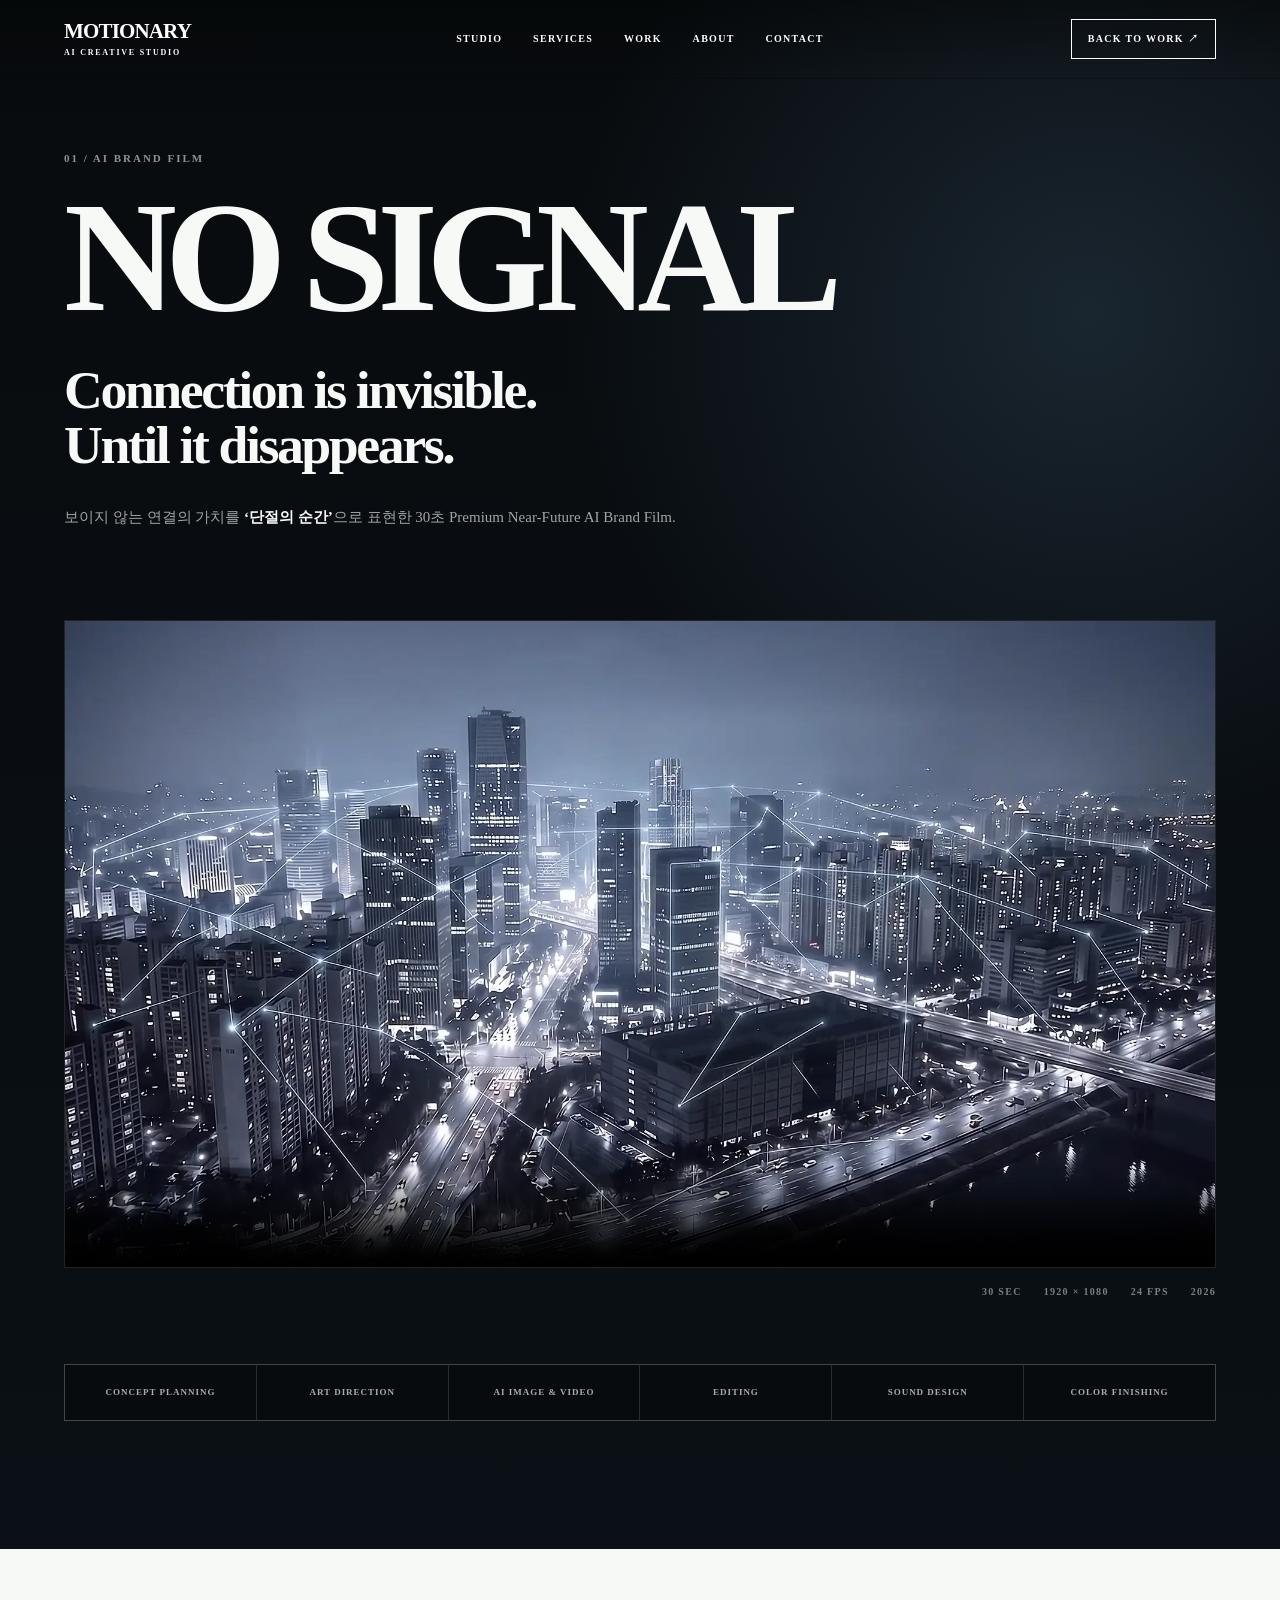
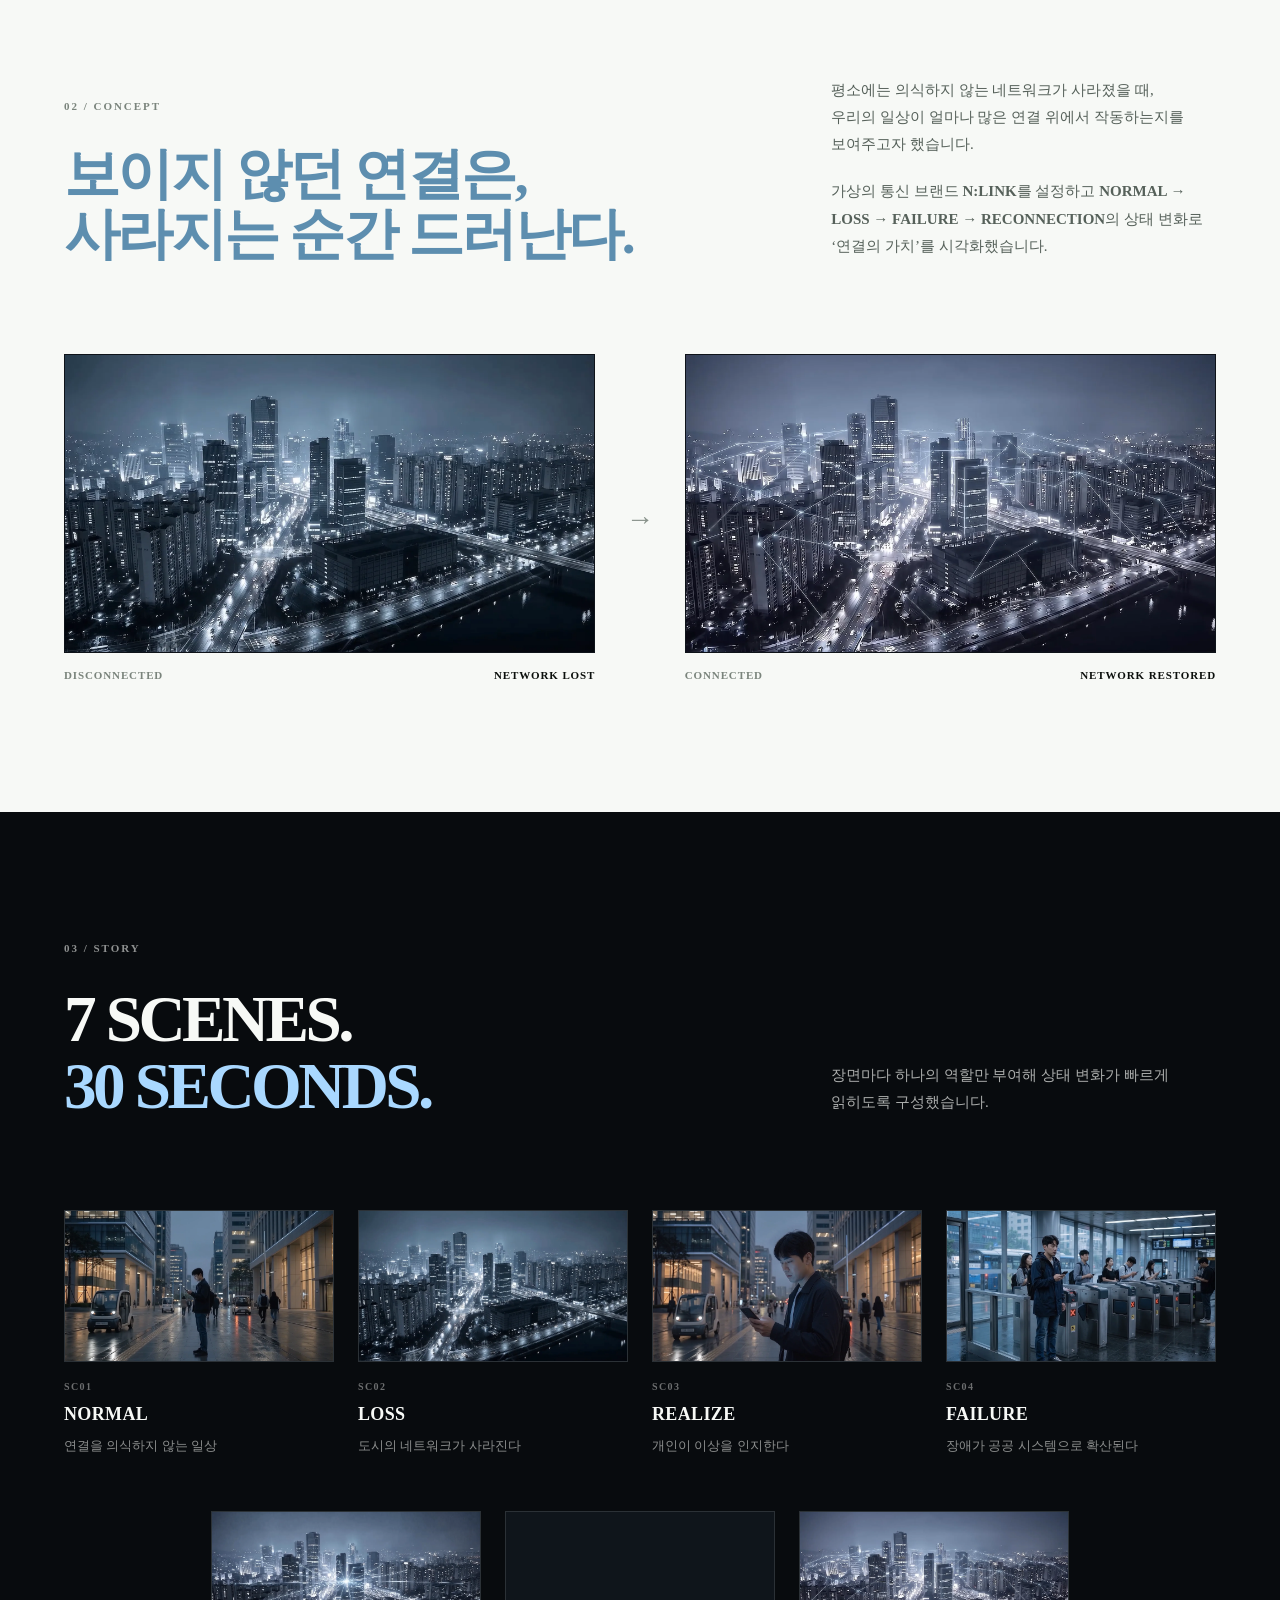
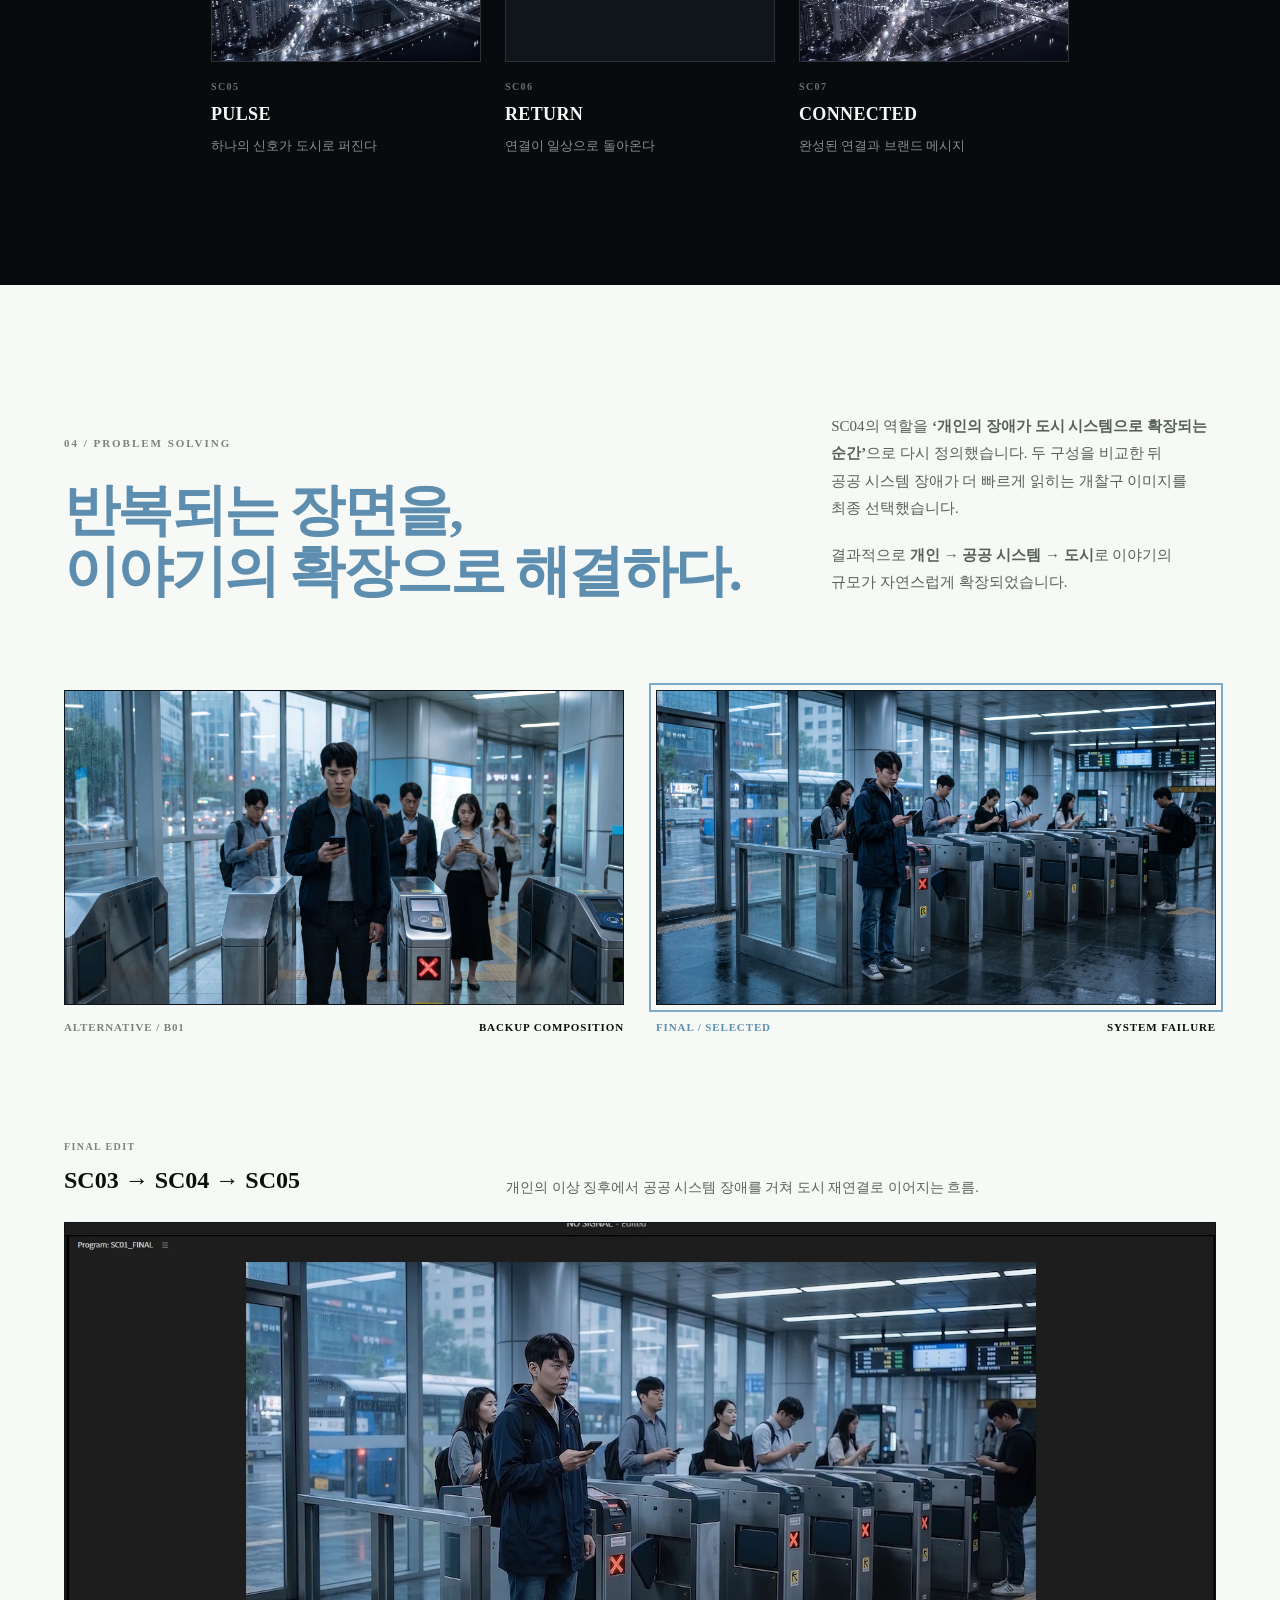
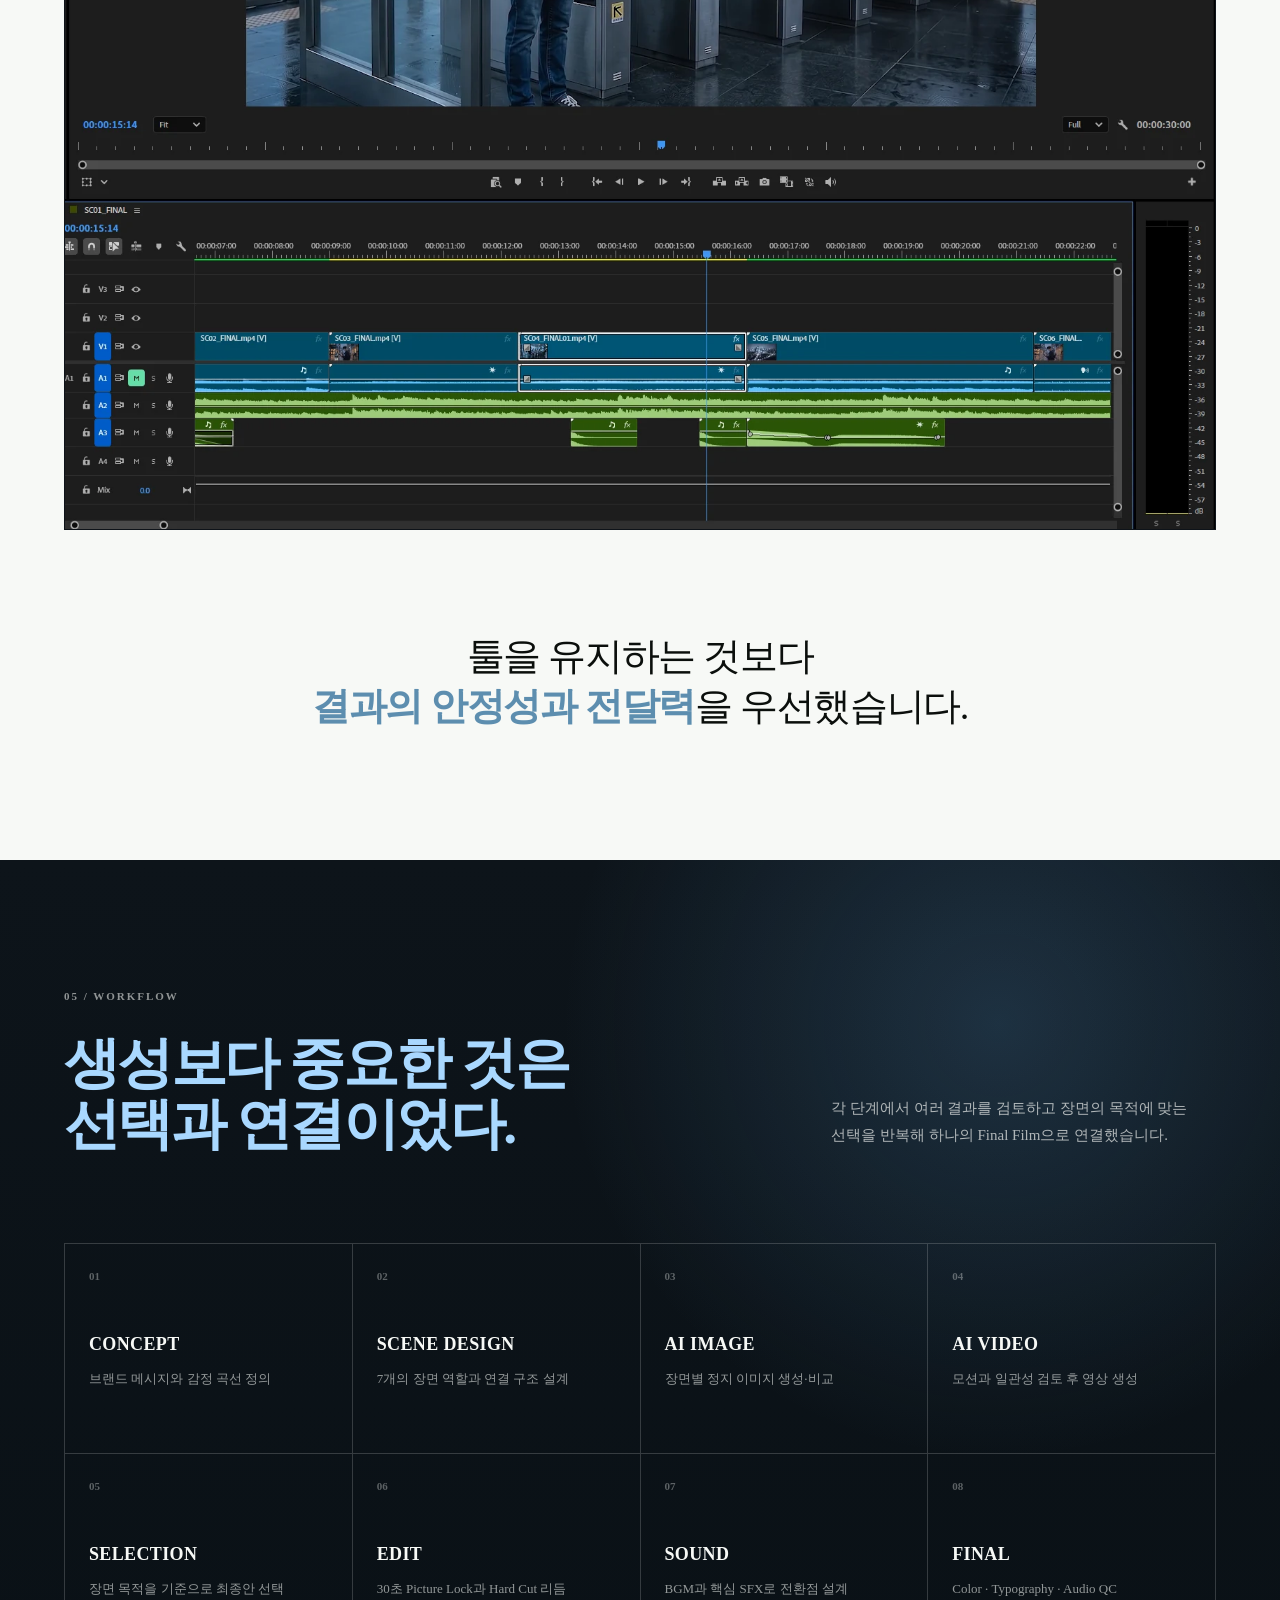
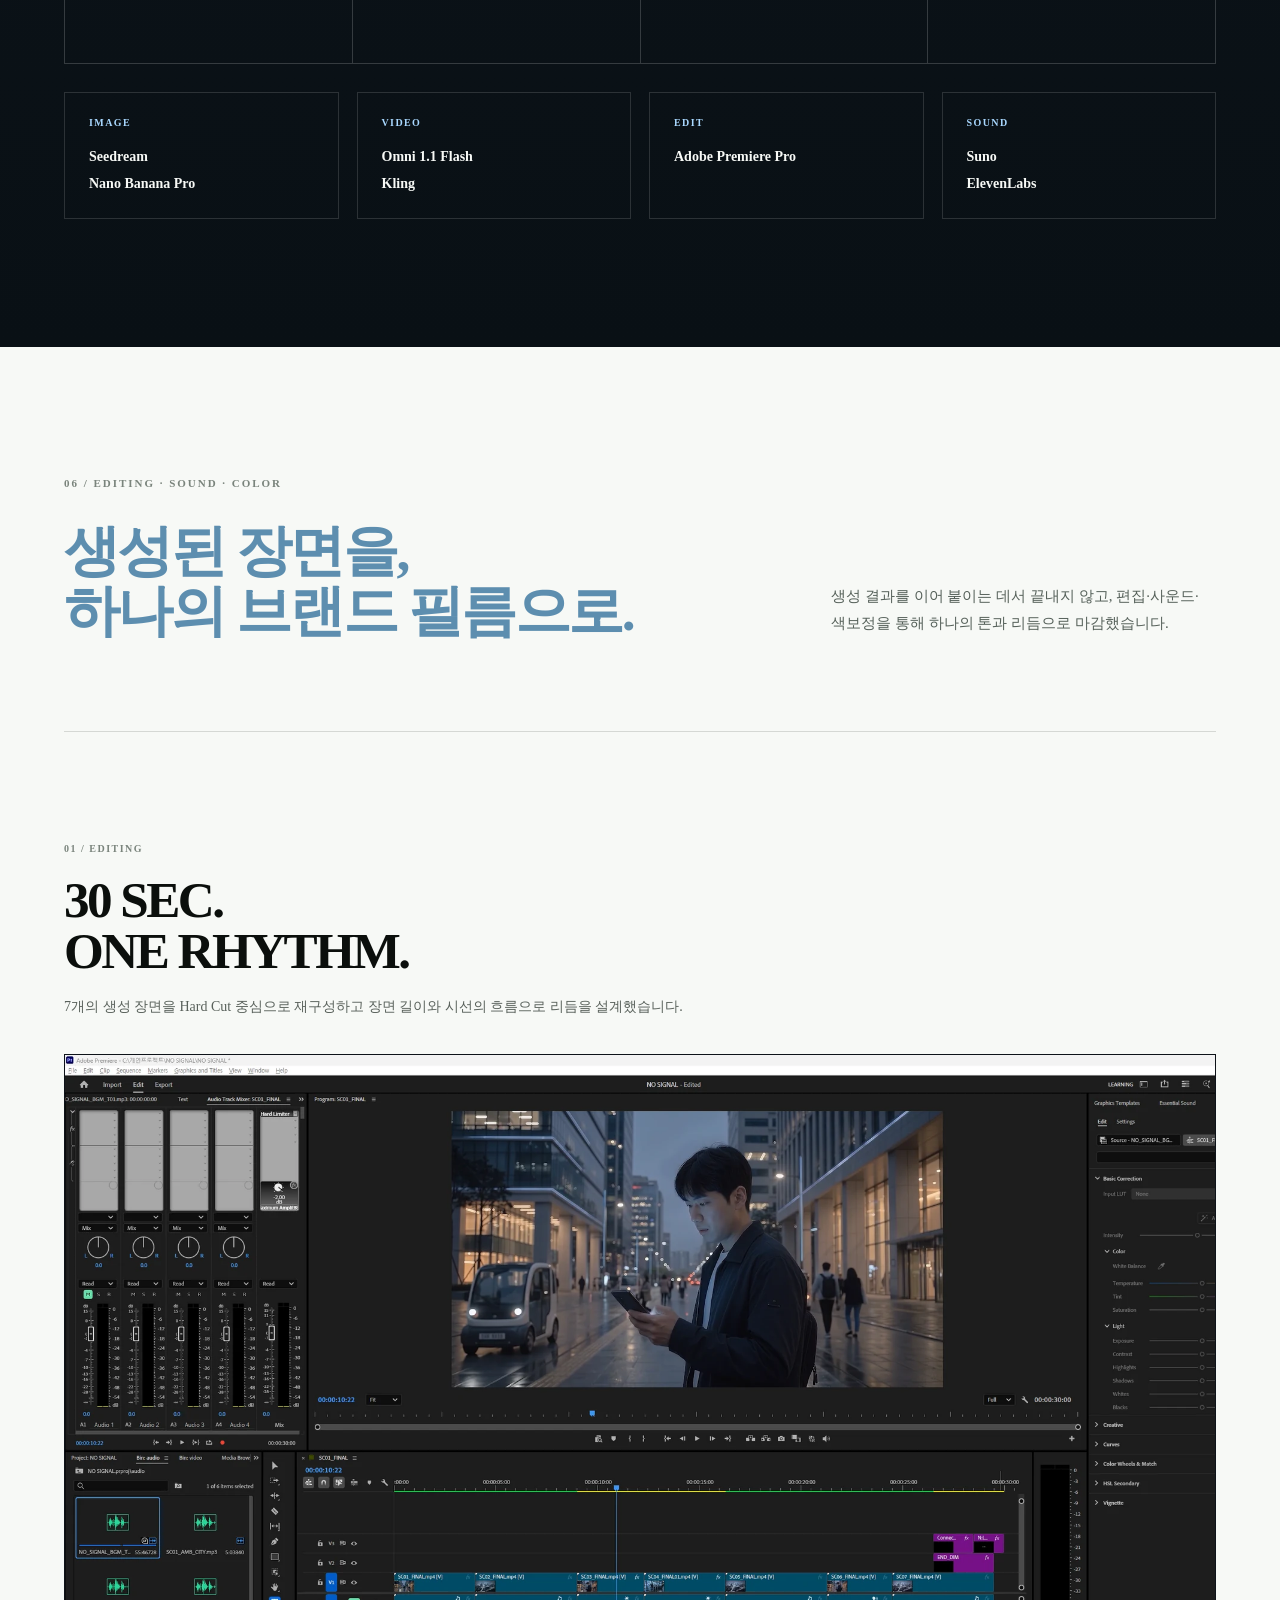
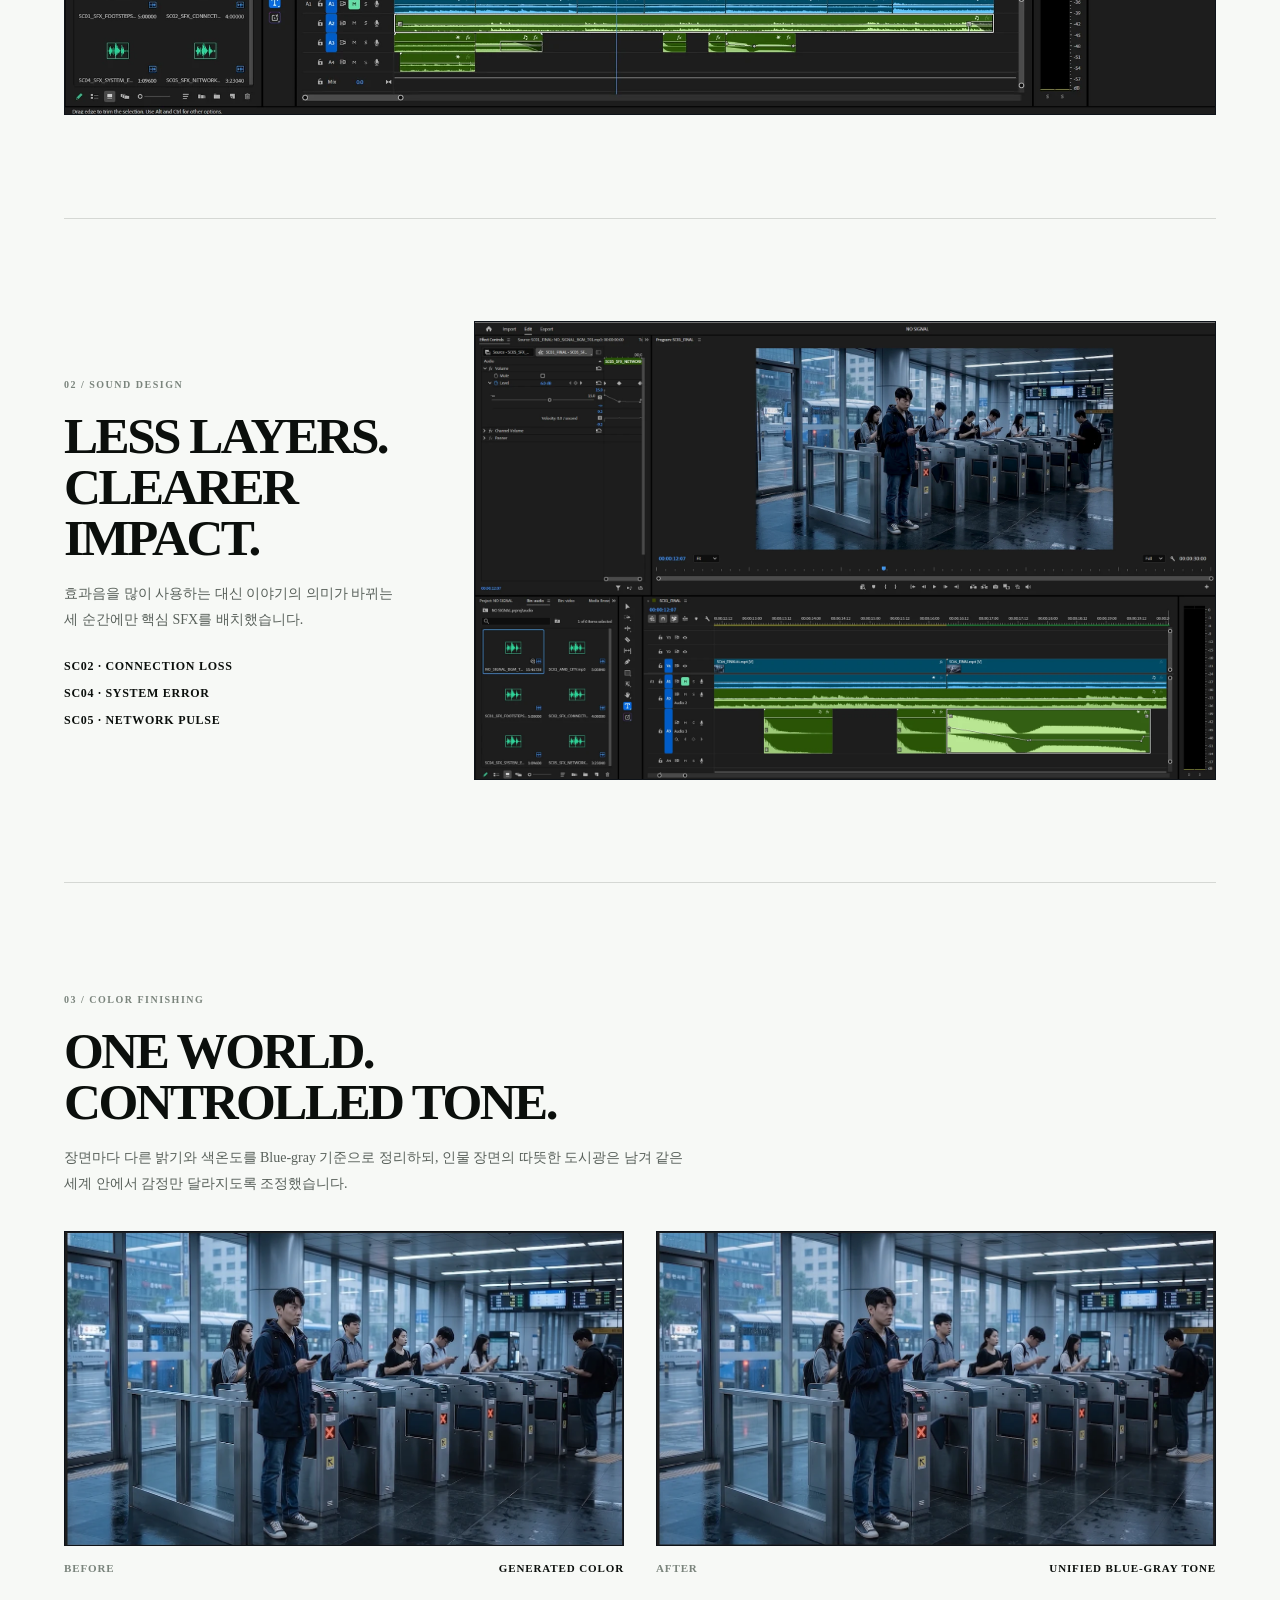
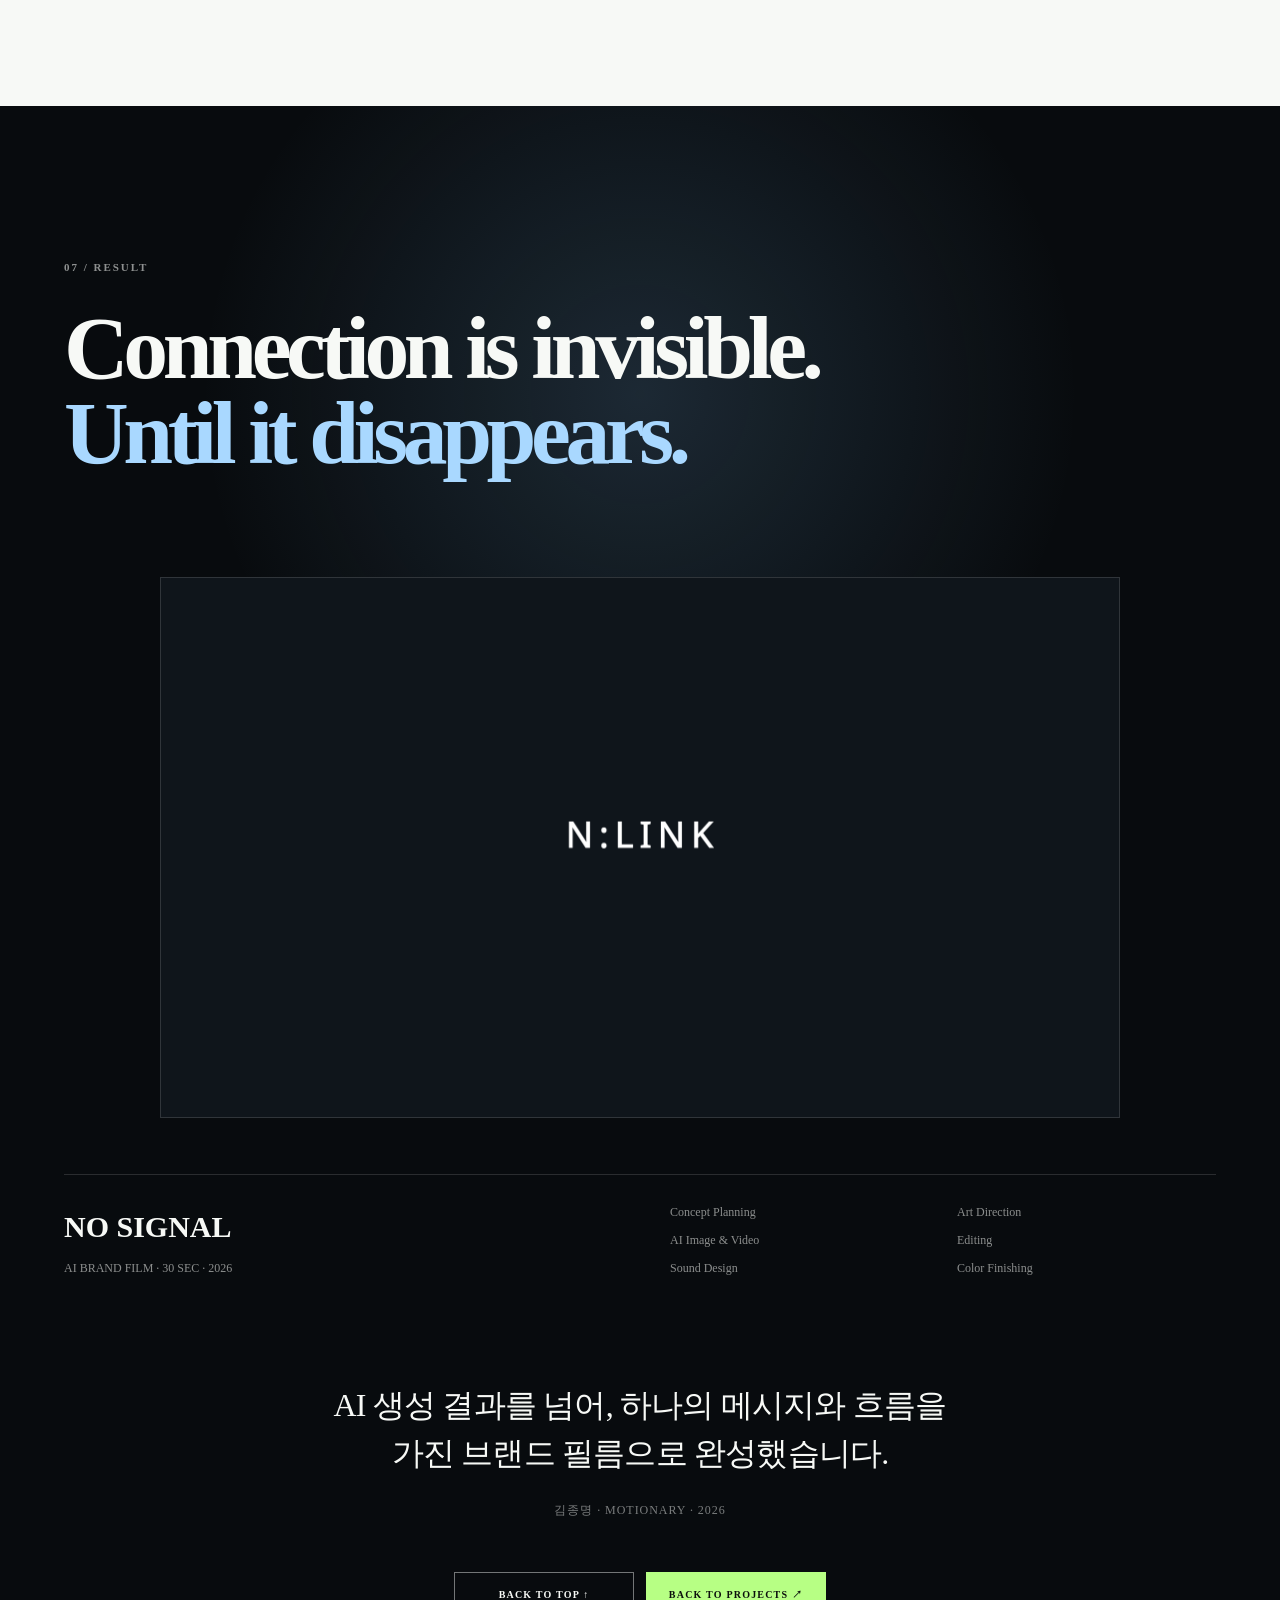
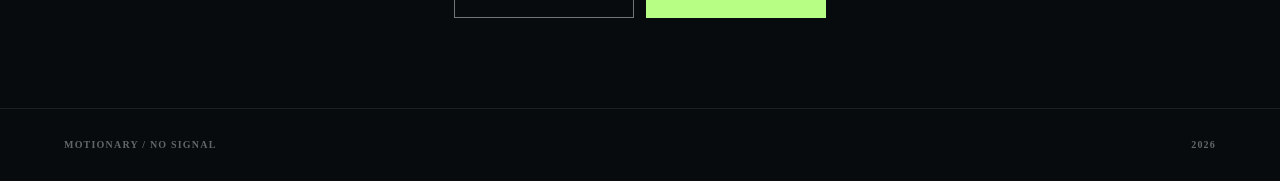
<file: nosignal.html>
<!DOCTYPE html>
<html lang="ko">
<head>
  <meta charset="UTF-8" />
  <meta name="viewport" content="width=device-width, initial-scale=1.0" />
  <meta name="description" content="NO SIGNAL — 30 sec AI Brand Film case study by MOTIONARY / 김종명" />
  <title>NO SIGNAL | MOTIONARY Case Study</title>

  <!-- MOTIONARY 공통 스타일 -->
  <link rel="stylesheet" href="css/style.css" />
  <!-- NO SIGNAL 전용 스타일 -->
  <link rel="stylesheet" href="css/nosignal.css" />
</head>
<body class="nosignal-page">
  <!-- NO SIGNAL Case Study V3: recruiter-facing Korean typography refinement -->

  <!-- =========================================================
       MOTIONARY HEADER
  ========================================================== -->
  <header class="header ns-header" id="header">
    <div class="container header-inner">
      <a class="logo" href="index.html#home" aria-label="MOTIONARY Home">
        MOTIONARY
        <span>AI CREATIVE STUDIO</span>
      </a>

      <nav class="nav" aria-label="MOTIONARY navigation">
        <a href="index.html#studio">STUDIO</a>
        <a href="index.html#services">SERVICES</a>
        <a href="index.html#projects">WORK</a>
        <a href="index.html#about">ABOUT</a>
        <a href="index.html#contact">CONTACT</a>
      </nav>

      <a class="header-contact" href="index.html#projects">BACK TO WORK ↗</a>
    </div>
  </header>

  <main>
    <!-- =========================================================
         01 HERO
    ========================================================== -->
    <section class="ns-hero" id="top">
      <div class="container ns-hero-copy">
        <p class="section-number">01 / AI BRAND FILM</p>
        <h1>NO SIGNAL</h1>
        <p class="ns-hero-quote">Connection is invisible.<br />Until it disappears.</p>
        <p class="ns-hero-desc">
          보이지 않는 연결의 가치를 <strong>‘단절의 순간’</strong>으로 표현한 30초 Premium Near-Future AI Brand Film.
        </p>
      </div>

      <div class="container ns-film-shell" id="final-film">
        <video
          class="ns-film"
          controls
          playsinline
          preload="none"
          poster="images/nosignal/PORT_NO_SIGNAL_HERO.webp"
          aria-label="NO SIGNAL final film">
          <source src="videos/nosignal/NO_SIGNAL_FINAL.mp4" type="video/mp4" />
          브라우저가 video 태그를 지원하지 않습니다.
        </video>
        <div class="ns-film-meta">
          <span>30 SEC</span>
          <span>1920 × 1080</span>
          <span>24 FPS</span>
          <span>2026</span>
        </div>
      </div>

      <div class="container ns-role-strip" aria-label="Project roles">
        <span>CONCEPT PLANNING</span>
        <span>ART DIRECTION</span>
        <span>AI IMAGE &amp; VIDEO</span>
        <span>EDITING</span>
        <span>SOUND DESIGN</span>
        <span>COLOR FINISHING</span>
      </div>
    </section>

    <!-- =========================================================
         02 CONCEPT
    ========================================================== -->
    <section class="ns-section ns-section-light" id="concept">
      <div class="container">
        <div class="ns-section-head">
          <div>
            <p class="section-number">02 / CONCEPT</p>
            <h2 class="ns-kr-headline"><span class="ns-title-line">보이지 않던 연결은,</span><span class="ns-title-line">사라지는 순간 드러난다.</span></h2>
          </div>
          <div class="ns-head-copy">
            <p>
              평소에는 의식하지 않는 네트워크가 사라졌을 때,
              우리의 일상이 얼마나 많은 연결 위에서 작동하는지를 보여주고자 했습니다.
            </p>
            <p>
              가상의 통신 브랜드 <strong>N:LINK</strong>를 설정하고
              <strong>NORMAL → LOSS → FAILURE → RECONNECTION</strong>의 상태 변화로
              ‘연결의 가치’를 시각화했습니다.
            </p>
          </div>
        </div>

        <div class="ns-compare ns-concept-compare">
          <figure>
            <div class="ns-image-wrap">
              <img src="images/nosignal/PORT_NO_SIGNAL_SC02.webp" alt="NO SIGNAL disconnected city" loading="lazy" decoding="async" />
            </div>
            <figcaption><span>DISCONNECTED</span><b>NETWORK LOST</b></figcaption>
          </figure>

          <div class="ns-compare-arrow" aria-hidden="true">→</div>

          <figure>
            <div class="ns-image-wrap">
              <img src="images/nosignal/PORT_NO_SIGNAL_SC07.webp" alt="NO SIGNAL connected city" loading="lazy" decoding="async" />
            </div>
            <figcaption><span>CONNECTED</span><b>NETWORK RESTORED</b></figcaption>
          </figure>
        </div>
      </div>
    </section>

    <!-- =========================================================
         03 STORY
    ========================================================== -->
    <section class="ns-section ns-section-dark" id="story">
      <div class="container">
        <div class="ns-section-head ns-section-head-dark">
          <div>
            <p class="section-number">03 / STORY</p>
            <h2>7 SCENES.<br /><span>30 SECONDS.</span></h2>
          </div>
          <div class="ns-head-copy">
            <p>장면마다 하나의 역할만 부여해 상태 변화가 빠르게 읽히도록 구성했습니다.</p>
          </div>
        </div>

        <div class="ns-story-grid">
          <article class="ns-story-card">
            <img src="images/nosignal/PORT_NO_SIGNAL_SC01.webp" alt="SC01 Normal" loading="lazy" decoding="async" />
            <span>SC01</span><h3>NORMAL</h3><p>연결을 의식하지 않는 일상</p>
          </article>
          <article class="ns-story-card">
            <img src="images/nosignal/PORT_NO_SIGNAL_SC02.webp" alt="SC02 Loss" loading="lazy" decoding="async" />
            <span>SC02</span><h3>LOSS</h3><p>도시의 네트워크가 사라진다</p>
          </article>
          <article class="ns-story-card">
            <img src="images/nosignal/PORT_NO_SIGNAL_SC03.webp" alt="SC03 Realize" loading="lazy" decoding="async" />
            <span>SC03</span><h3>REALIZE</h3><p>개인이 이상을 인지한다</p>
          </article>
          <article class="ns-story-card">
            <img src="images/nosignal/PORT_NO_SIGNAL_SC04.webp" alt="SC04 Failure" loading="lazy" decoding="async" />
            <span>SC04</span><h3>FAILURE</h3><p>장애가 공공 시스템으로 확산된다</p>
          </article>
          <article class="ns-story-card">
            <img src="images/nosignal/PORT_NO_SIGNAL_SC05.webp" alt="SC05 Pulse" loading="lazy" decoding="async" />
            <span>SC05</span><h3>PULSE</h3><p>하나의 신호가 도시로 퍼진다</p>
          </article>
          <article class="ns-story-card">
            <img src="images/nosignal/PORT_NO_SIGNAL_SC06.webp" alt="SC06 Return" loading="lazy" decoding="async" />
            <span>SC06</span><h3>RETURN</h3><p>연결이 일상으로 돌아온다</p>
          </article>
          <article class="ns-story-card">
            <img src="images/nosignal/PORT_NO_SIGNAL_SC07.webp" alt="SC07 Connected" loading="lazy" decoding="async" />
            <span>SC07</span><h3>CONNECTED</h3><p>완성된 연결과 브랜드 메시지</p>
          </article>
        </div>
      </div>
    </section>

    <!-- =========================================================
         04 PROBLEM SOLVING
    ========================================================== -->
    <section class="ns-section ns-section-light" id="problem-solving">
      <div class="container">
        <div class="ns-section-head">
          <div>
            <p class="section-number">04 / PROBLEM SOLVING</p>
            <h2 class="ns-kr-headline"><span class="ns-title-line">반복되는 장면을,</span><span class="ns-title-line">이야기의 확장으로 해결하다.</span></h2>
          </div>
          <div class="ns-head-copy">
            <p>
              SC04의 역할을 <strong>‘개인의 장애가 도시 시스템으로 확장되는 순간’</strong>으로 다시 정의했습니다.
              두 구성을 비교한 뒤 공공 시스템 장애가 더 빠르게 읽히는 개찰구 이미지를 최종 선택했습니다.
            </p>
            <p>
              결과적으로 <strong>개인 → 공공 시스템 → 도시</strong>로 이야기의 규모가 자연스럽게 확장되었습니다.
            </p>
          </div>
        </div>

        <div class="ns-selection-grid">
          <figure class="ns-selection-card">
            <div class="ns-image-wrap">
              <img src="images/nosignal/SC04_B01.webp" alt="SC04 alternative" loading="lazy" decoding="async" />
            </div>
            <figcaption><span>ALTERNATIVE / B01</span><b>BACKUP COMPOSITION</b></figcaption>
          </figure>

          <figure class="ns-selection-card is-final">
            <div class="ns-image-wrap">
              <img src="images/nosignal/SC04_FINAL.webp" alt="SC04 final selection" loading="lazy" decoding="async" />
            </div>
            <figcaption><span>FINAL / SELECTED</span><b>SYSTEM FAILURE</b></figcaption>
          </figure>
        </div>

        <div class="ns-edit-evidence">
          <div class="ns-edit-evidence-head">
            <div><span>FINAL EDIT</span><strong>SC03 → SC04 → SC05</strong></div>
            <p>개인의 이상 징후에서 공공 시스템 장애를 거쳐 도시 재연결로 이어지는 흐름.</p>
          </div>
          <div class="ns-image-wrap ns-ui-shot">
            <img src="images/nosignal/PORT_NO_SIGNAL_SC04_FINAL_EDIT.webp" alt="Premiere SC04 final edit evidence" loading="lazy" decoding="async" />
          </div>
        </div>

        <blockquote class="ns-quote"><span class="ns-quote-line">툴을 유지하는 것보다</span><span class="ns-quote-line"><strong>결과의 안정성과 전달력</strong>을 우선했습니다.</span></blockquote>
      </div>
    </section>

    <!-- =========================================================
         05 WORKFLOW
    ========================================================== -->
    <section class="ns-section ns-section-blue" id="workflow">
      <div class="container">
        <div class="ns-section-head ns-section-head-dark">
          <div>
            <p class="section-number">05 / WORKFLOW</p>
            <h2 class="ns-kr-headline"><span class="ns-title-line">생성보다 중요한 것은</span><span class="ns-title-line ns-title-accent">선택과 연결이었다.</span></h2>
          </div>
          <div class="ns-head-copy">
            <p>각 단계에서 여러 결과를 검토하고 장면의 목적에 맞는 선택을 반복해 하나의 Final Film으로 연결했습니다.</p>
          </div>
        </div>

        <ol class="ns-workflow-list">
          <li><span>01</span><strong>CONCEPT</strong><p>브랜드 메시지와 감정 곡선 정의</p></li>
          <li><span>02</span><strong>SCENE DESIGN</strong><p>7개의 장면 역할과 연결 구조 설계</p></li>
          <li><span>03</span><strong>AI IMAGE</strong><p>장면별 정지 이미지 생성·비교</p></li>
          <li><span>04</span><strong>AI VIDEO</strong><p>모션과 일관성 검토 후 영상 생성</p></li>
          <li><span>05</span><strong>SELECTION</strong><p>장면 목적을 기준으로 최종안 선택</p></li>
          <li><span>06</span><strong>EDIT</strong><p>30초 Picture Lock과 Hard Cut 리듬</p></li>
          <li><span>07</span><strong>SOUND</strong><p>BGM과 핵심 SFX로 전환점 설계</p></li>
          <li><span>08</span><strong>FINAL</strong><p>Color · Typography · Audio QC</p></li>
        </ol>

        <div class="ns-tool-grid">
          <div><span>IMAGE</span><strong>Seedream<br />Nano Banana Pro</strong></div>
          <div><span>VIDEO</span><strong>Omni 1.1 Flash<br />Kling</strong></div>
          <div><span>EDIT</span><strong>Adobe Premiere Pro</strong></div>
          <div><span>SOUND</span><strong>Suno<br />ElevenLabs</strong></div>
        </div>
      </div>
    </section>

    <!-- =========================================================
         06 EDITING / SOUND / COLOR
    ========================================================== -->
    <section class="ns-section ns-section-light" id="finishing">
      <div class="container">
        <div class="ns-section-head">
          <div>
            <p class="section-number">06 / EDITING · SOUND · COLOR</p>
            <h2 class="ns-kr-headline"><span class="ns-title-line">생성된 장면을,</span><span class="ns-title-line">하나의 브랜드 필름으로.</span></h2>
          </div>
          <div class="ns-head-copy">
            <p>생성 결과를 이어 붙이는 데서 끝내지 않고, 편집·사운드·색보정을 통해 하나의 톤과 리듬으로 마감했습니다.</p>
          </div>
        </div>

        <article class="ns-finish-block">
          <div class="ns-finish-copy">
            <span>01 / EDITING</span>
            <h3>30 SEC.<br />ONE RHYTHM.</h3>
            <p>7개의 생성 장면을 Hard Cut 중심으로 재구성하고 장면 길이와 시선의 흐름으로 리듬을 설계했습니다.</p>
          </div>
          <div class="ns-image-wrap ns-ui-shot">
            <img src="images/nosignal/PORT_NO_SIGNAL_EDIT_TIMELINE.webp" alt="Premiere full edit timeline" loading="lazy" decoding="async" />
          </div>
        </article>

        <article class="ns-finish-block ns-finish-split">
          <div class="ns-finish-copy">
            <span>02 / SOUND DESIGN</span>
            <h3>LESS LAYERS.<br />CLEARER IMPACT.</h3>
            <p>효과음을 많이 사용하는 대신 이야기의 의미가 바뀌는 세 순간에만 핵심 SFX를 배치했습니다.</p>
            <ul>
              <li>SC02 · CONNECTION LOSS</li>
              <li>SC04 · SYSTEM ERROR</li>
              <li>SC05 · NETWORK PULSE</li>
            </ul>
          </div>
          <div class="ns-image-wrap ns-ui-shot">
            <img src="images/nosignal/PORT_NO_SIGNAL_SOUND_DESIGN.webp" alt="Premiere sound design timeline" loading="lazy" decoding="async" />
          </div>
        </article>

        <article class="ns-finish-block">
          <div class="ns-finish-copy">
            <span>03 / COLOR FINISHING</span>
            <h3>ONE WORLD.<br />CONTROLLED TONE.</h3>
            <p>장면마다 다른 밝기와 색온도를 Blue-gray 기준으로 정리하되, 인물 장면의 따뜻한 도시광은 남겨 같은 세계 안에서 감정만 달라지도록 조정했습니다.</p>
          </div>

          <div class="ns-color-grid">
            <figure>
              <div class="ns-image-wrap"><img src="images/nosignal/PORT_NO_SIGNAL_COLOR_BEFORE.webp" alt="Color before" loading="lazy" decoding="async" /></div>
              <figcaption><span>BEFORE</span><b>GENERATED COLOR</b></figcaption>
            </figure>
            <figure>
              <div class="ns-image-wrap"><img src="images/nosignal/PORT_NO_SIGNAL_COLOR_AFTER.webp" alt="Color after" loading="lazy" decoding="async" /></div>
              <figcaption><span>AFTER</span><b>UNIFIED BLUE-GRAY TONE</b></figcaption>
            </figure>
          </div>
        </article>
      </div>
    </section>

    <!-- =========================================================
         07 RESULT
    ========================================================== -->
    <section class="ns-result" id="result">
      <div class="container ns-result-inner">
        <p class="section-number">07 / RESULT</p>
        <h2>Connection is invisible.<br /><span>Until it disappears.</span></h2>

        <div class="ns-result-media">
          <img src="images/nosignal/PORT_NO_SIGNAL_END.webp" alt="N:LINK final end frame" loading="lazy" decoding="async" />
        </div>

        <div class="ns-result-info">
          <div>
            <h3>NO SIGNAL</h3>
            <p>AI BRAND FILM · 30 SEC · 2026</p>
          </div>
          <div class="ns-result-roles">
            <span>Concept Planning</span>
            <span>Art Direction</span>
            <span>AI Image &amp; Video</span>
            <span>Editing</span>
            <span>Sound Design</span>
            <span>Color Finishing</span>
          </div>
        </div>

        <p class="ns-closing-copy">AI 생성 결과를 넘어, 하나의 메시지와 흐름을 가진 브랜드 필름으로 완성했습니다.</p>
        <p class="ns-author">김종명 · MOTIONARY · 2026</p>

        <div class="ns-result-actions">
          <a href="#top">BACK TO TOP ↑</a>
          <a href="index.html#projects">BACK TO PROJECTS ↗</a>
        </div>
      </div>
    </section>
  </main>

  <footer class="ns-footer">
    <div class="container">
      <span>MOTIONARY / NO SIGNAL</span>
      <span id="nsYear">2026</span>
    </div>
  </footer>

  <script>
    (() => {
      const header = document.getElementById('header');
      const onScroll = () => header?.classList.toggle('scrolled', window.scrollY > 48);
      onScroll();
      window.addEventListener('scroll', onScroll, { passive: true });

      const year = document.getElementById('nsYear');
      if (year) year.textContent = new Date().getFullYear();
    })();
  </script>
</body>
</html>
</file>
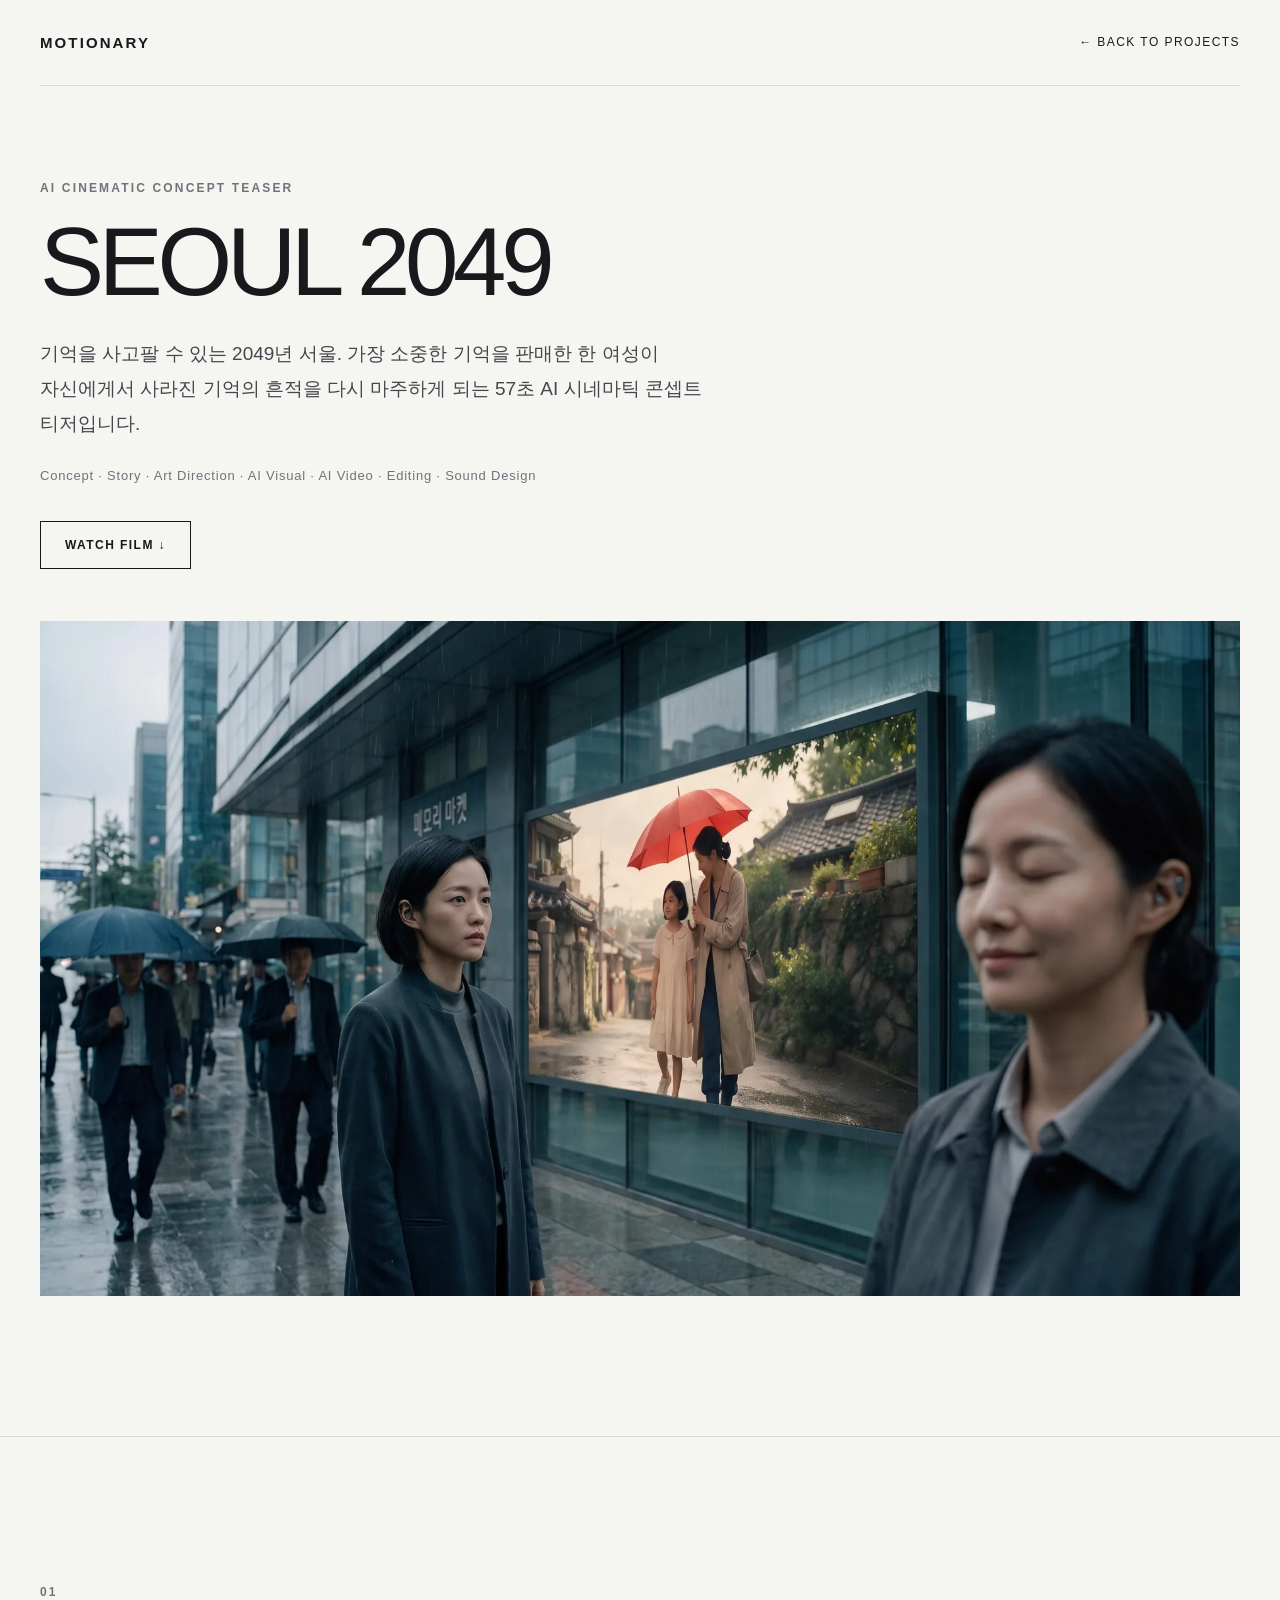
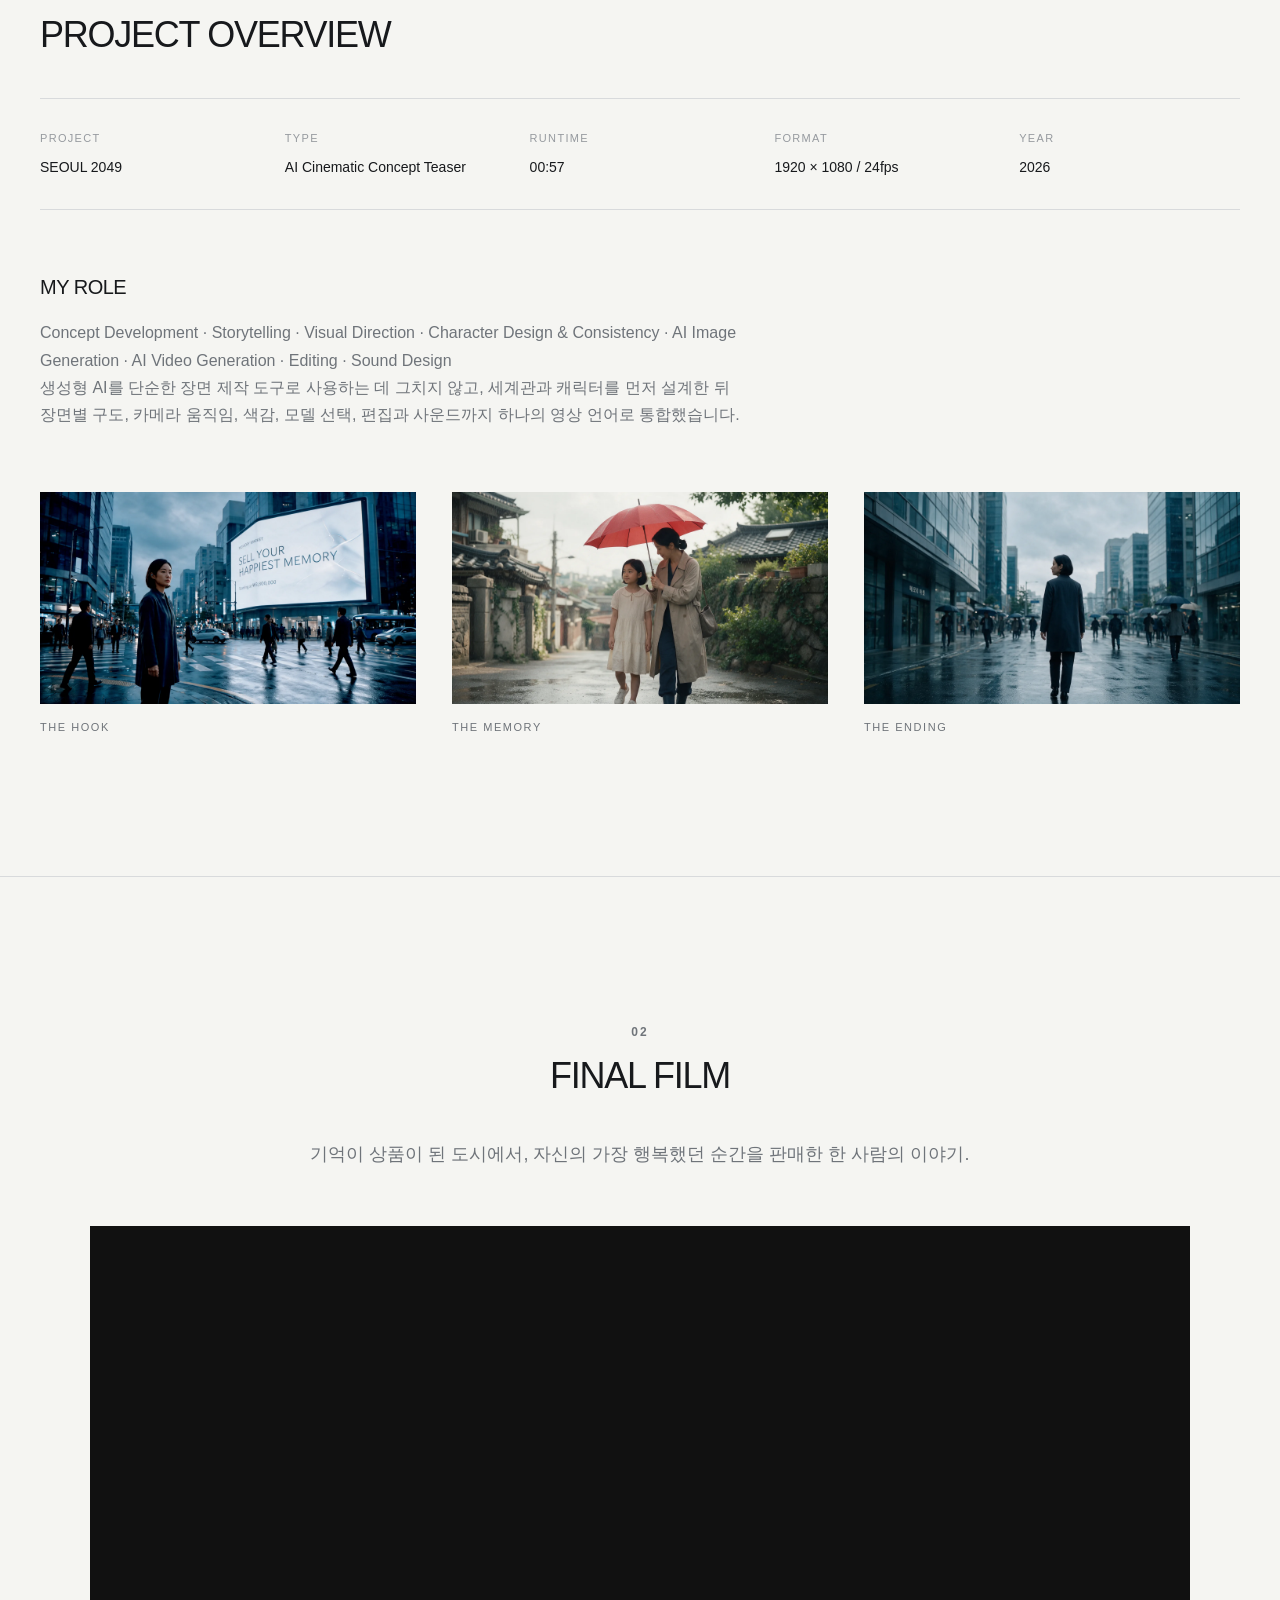
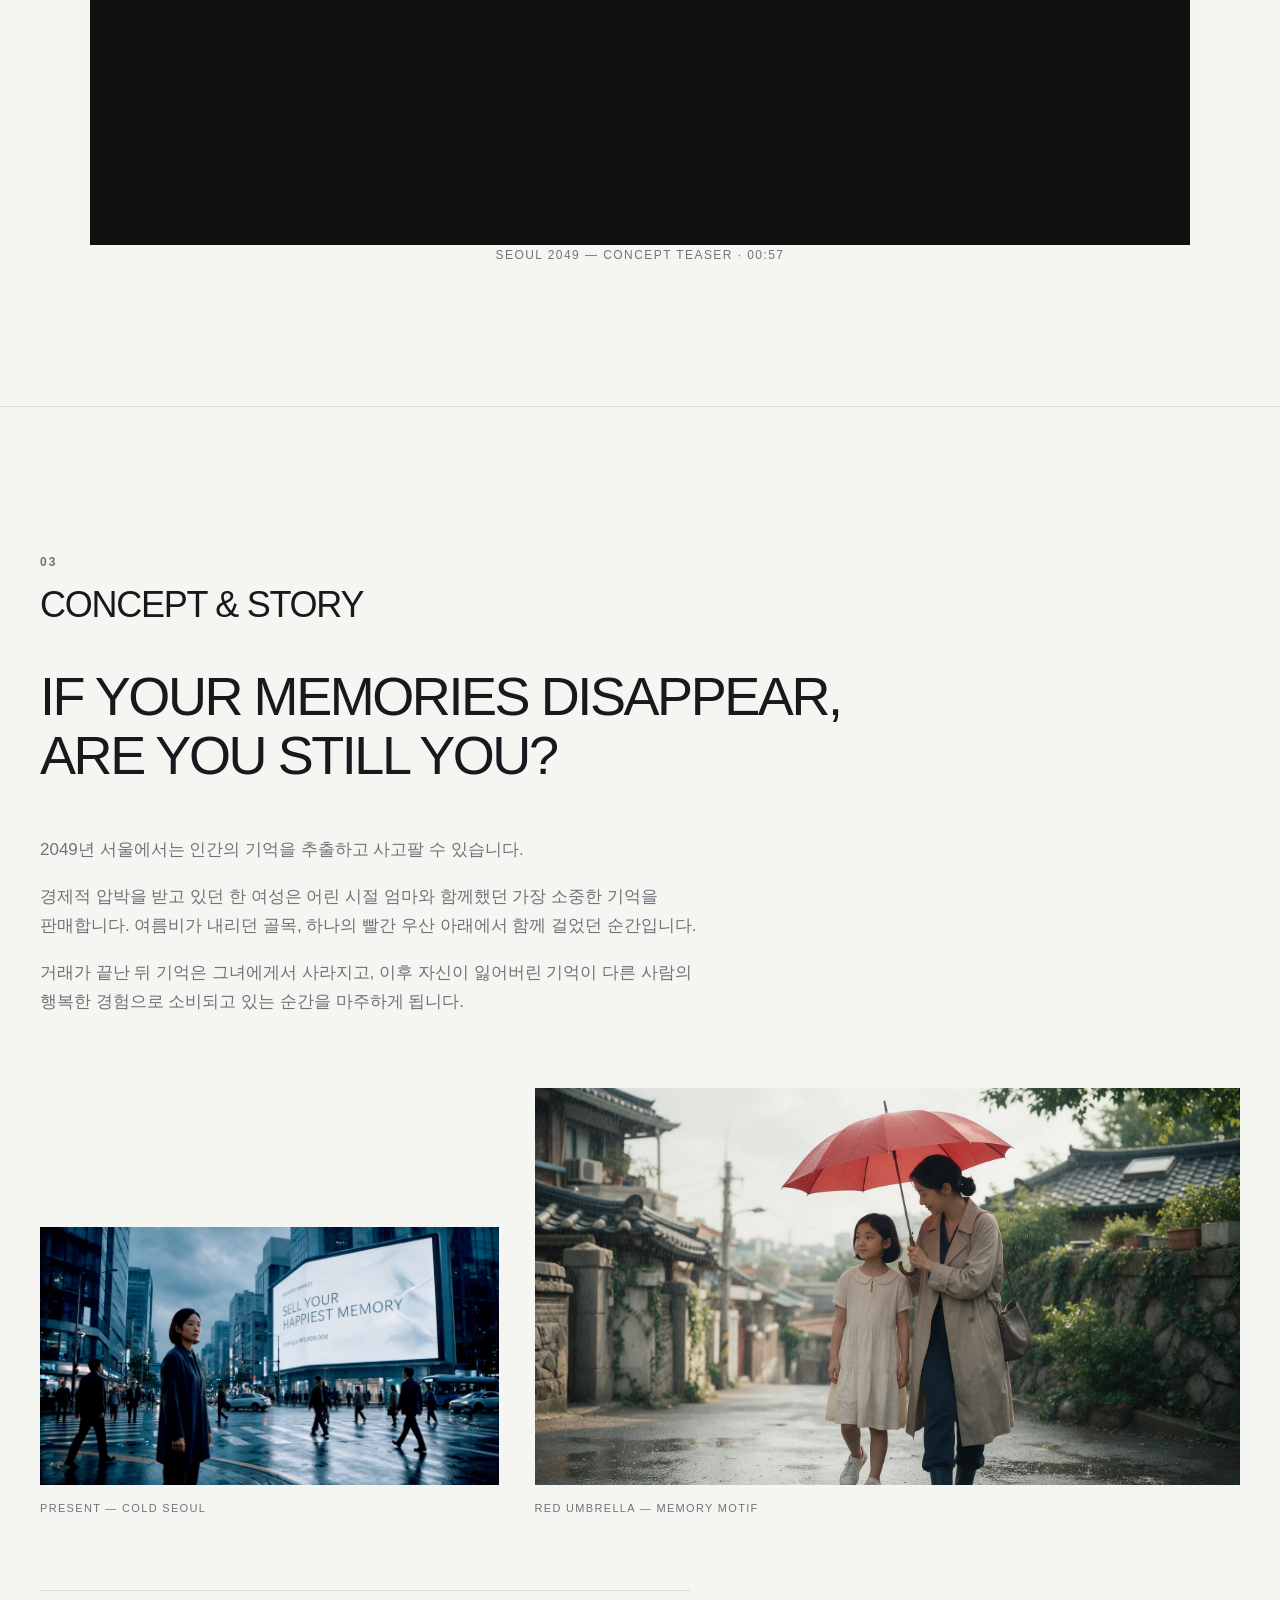
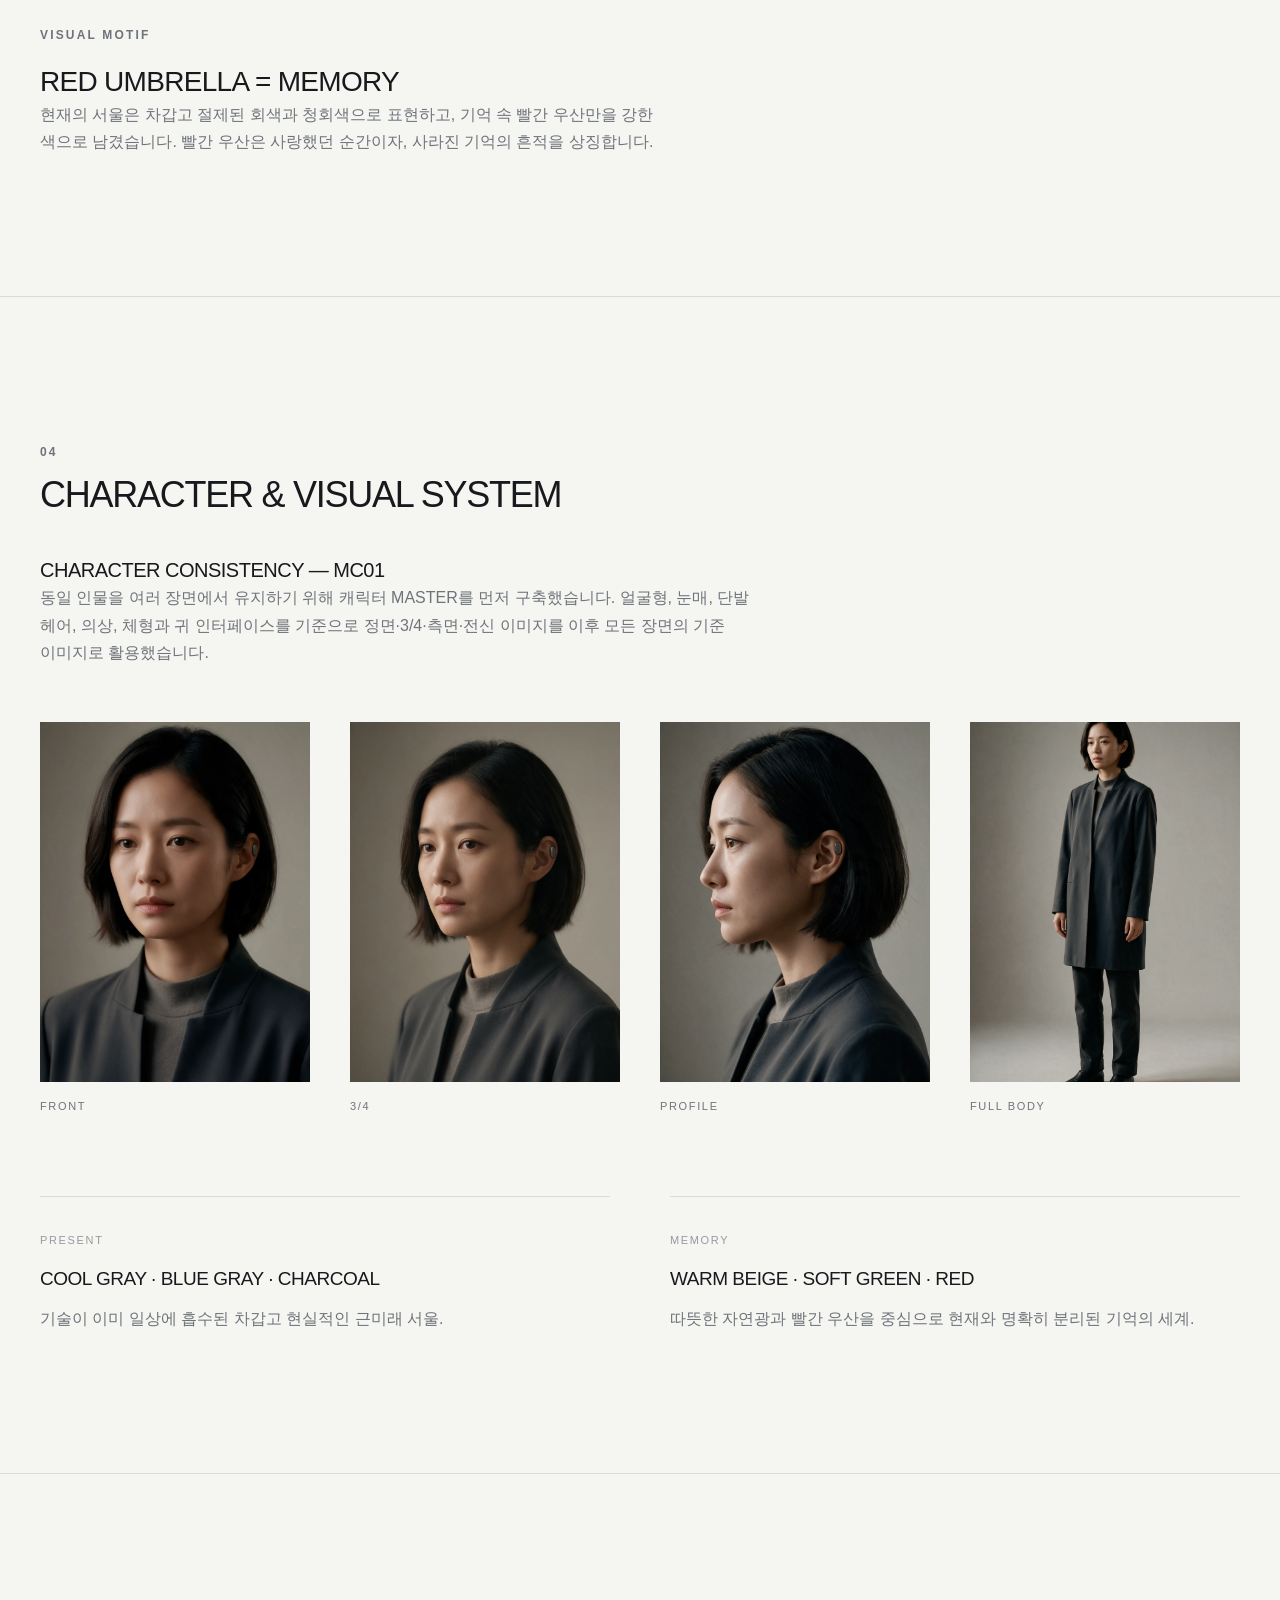
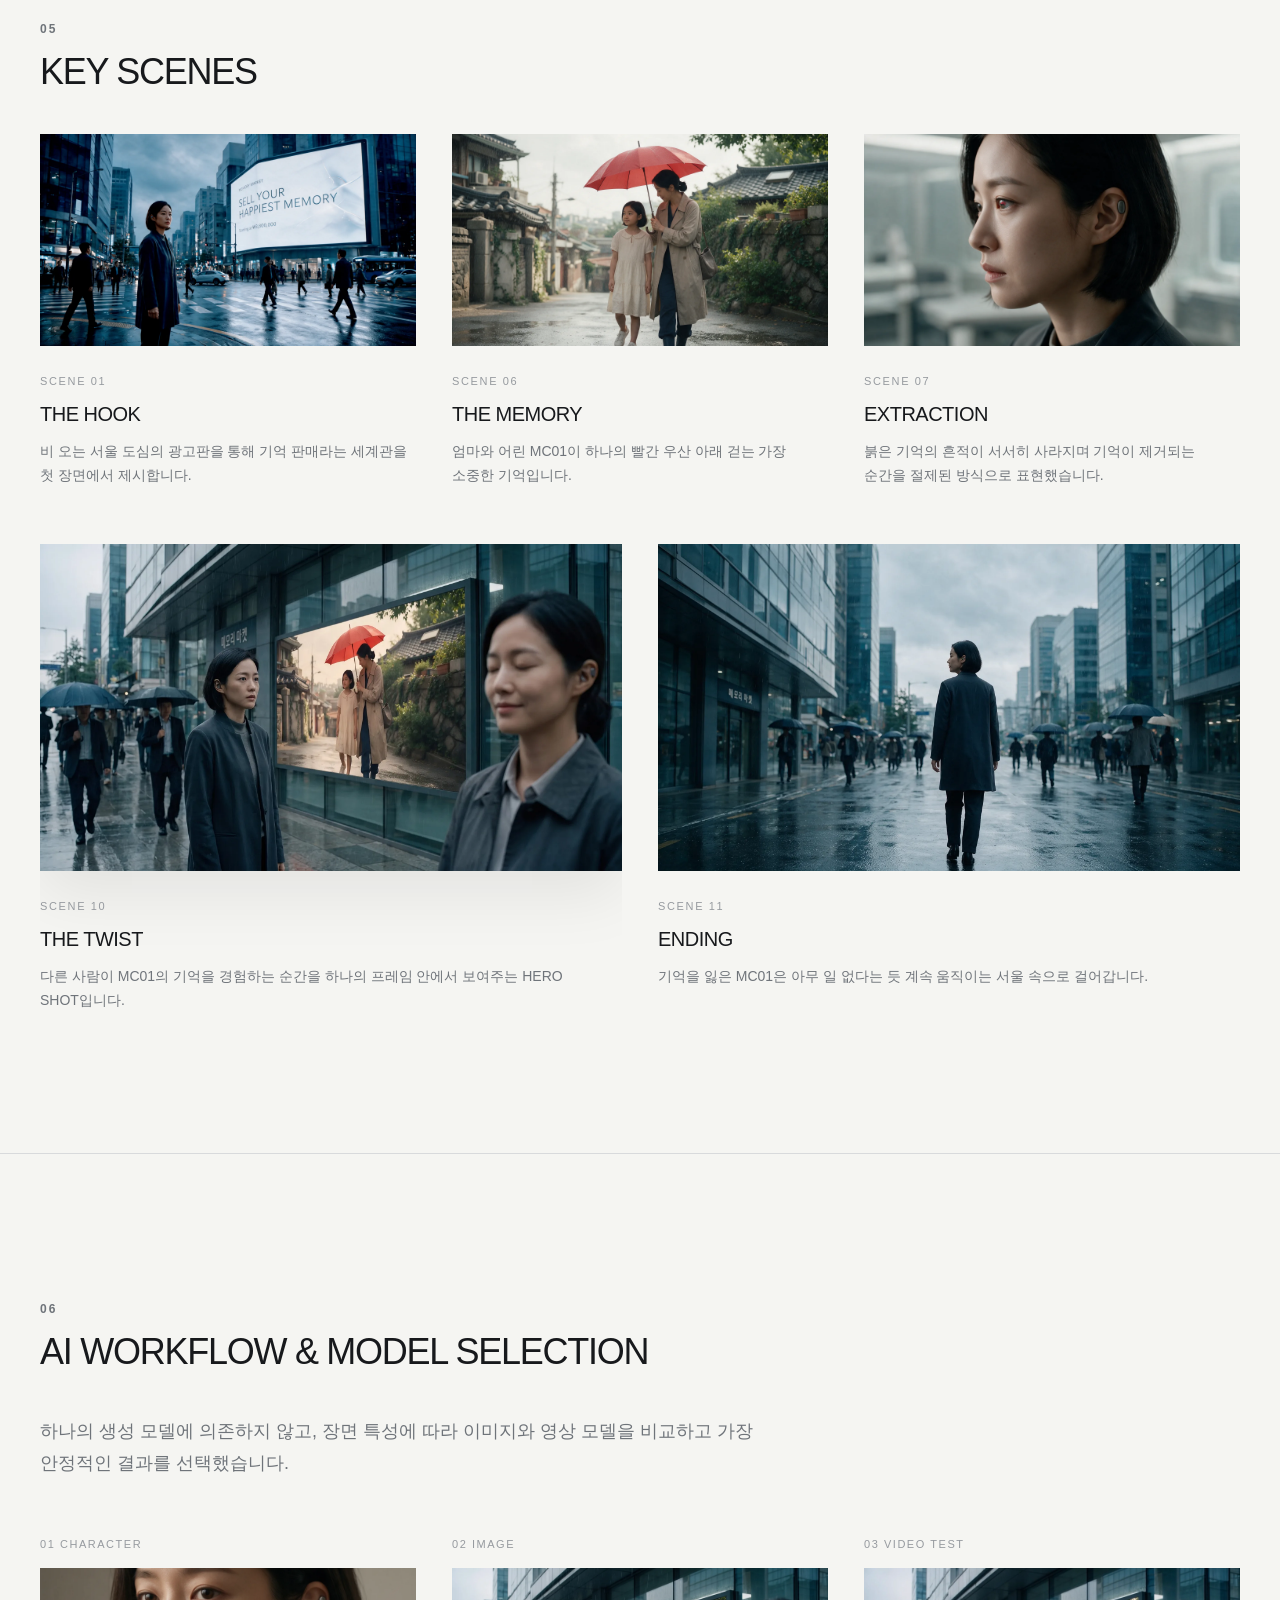
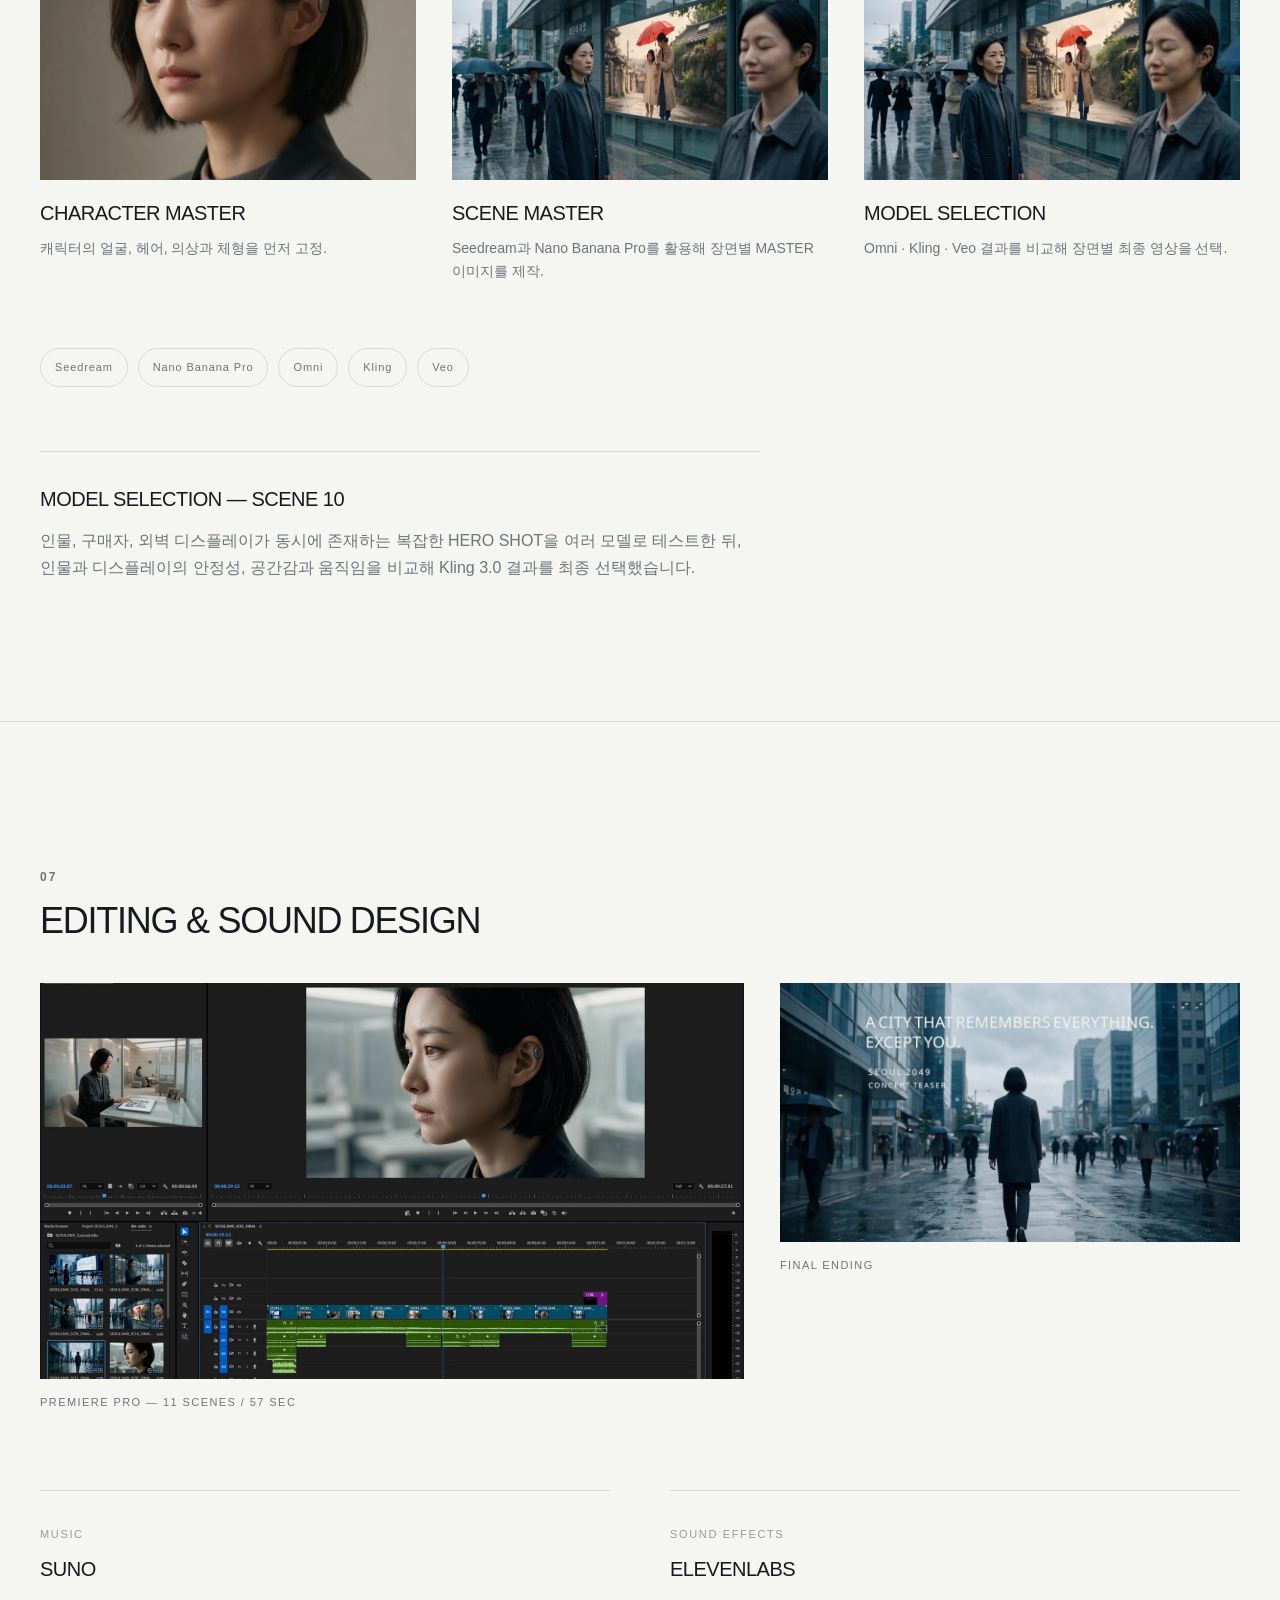
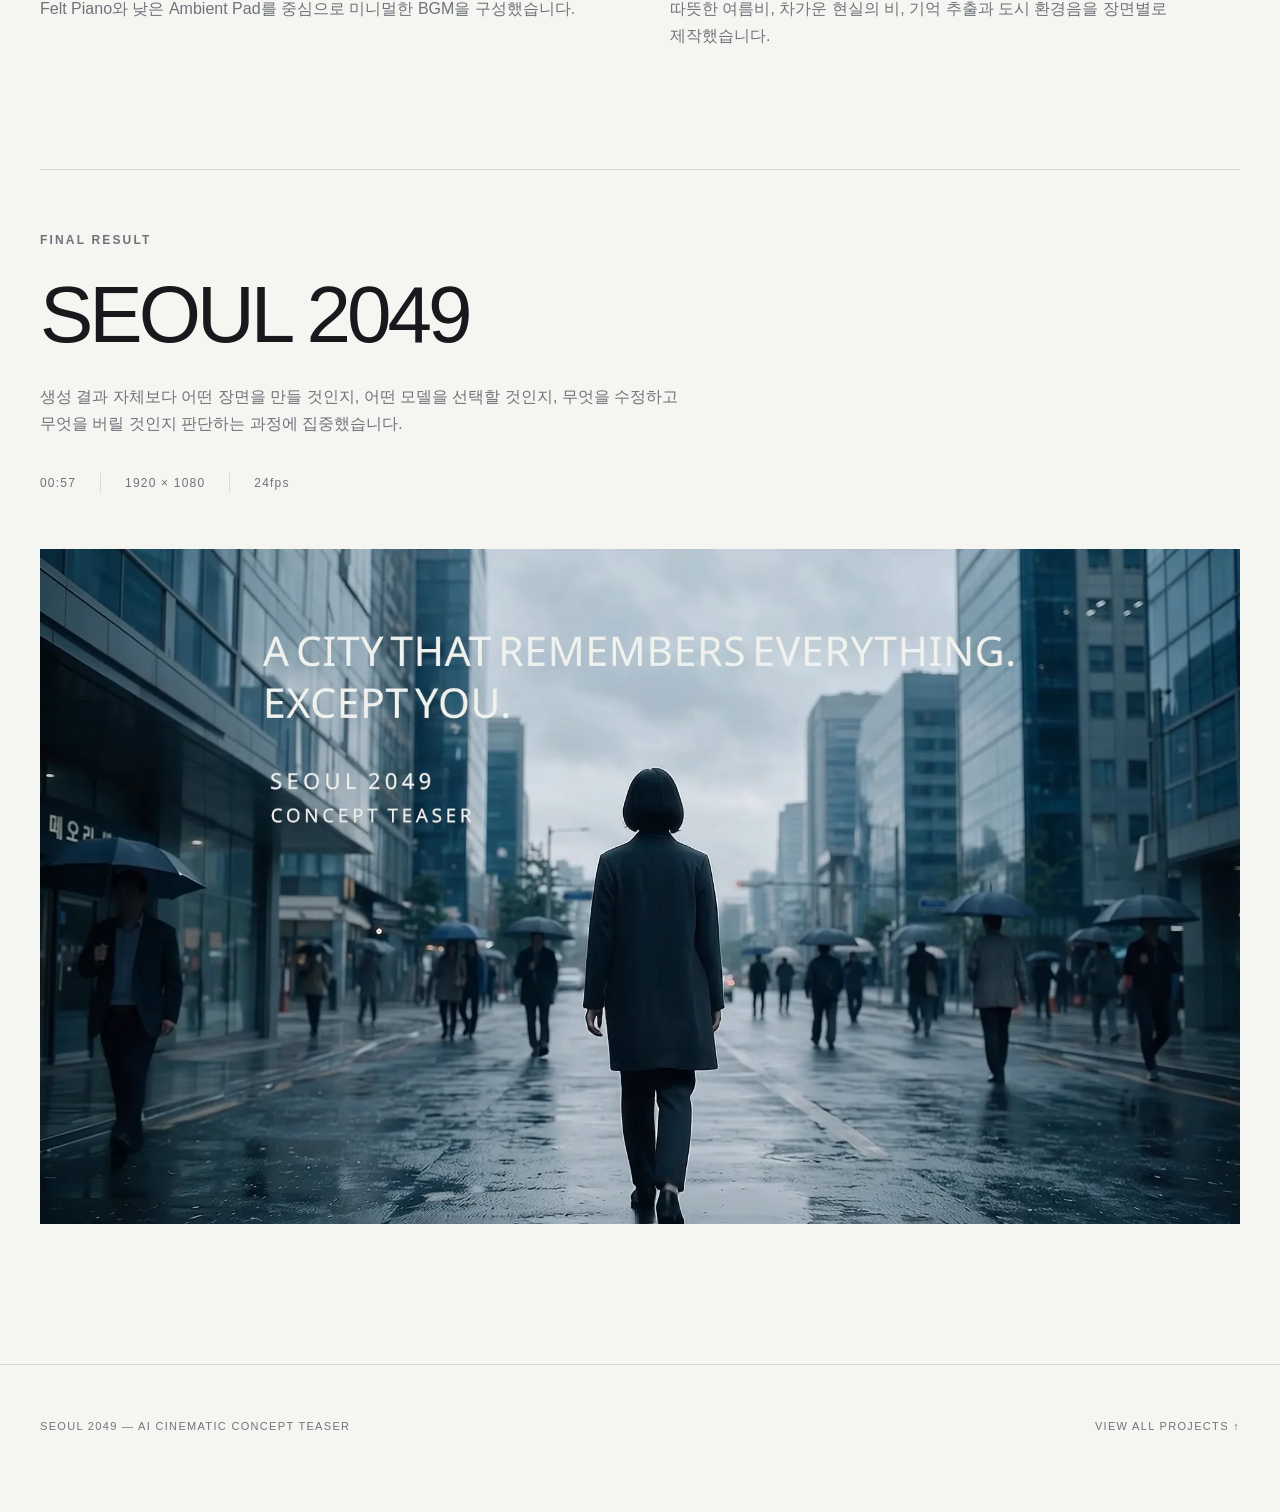
<file: seoul2049.html>
<!DOCTYPE html>
<html lang="ko">
<head>
    <meta charset="UTF-8">

    <meta name="viewport"
          content="width=device-width, initial-scale=1.0">

    <title>SEOUL 2049 | MOTIONARY</title>

    <meta name="description"
          content="SEOUL 2049 — 기억을 사고파는 2049년 서울을 배경으로 제작한 AI Cinematic Concept Teaser.">

    <!-- MOTIONARY 공통 스타일 -->
    <link rel="stylesheet" href="css/style.css">

    <!-- SEOUL 2049 전용 스타일 -->
    <link rel="stylesheet" href="css/seoul2049.css">
</head>

<body class="seoul2049-page">


<!-- ========================================
     TOP NAV
========================================= -->

<header class="project-nav">

    <a href="index.html" class="project-nav__brand">
        MOTIONARY
    </a>

    <a href="index.html#projects"
       class="project-nav__back">
        ← BACK TO PROJECTS
    </a>

</header>


<main>


    <!-- ========================================
         01. HERO
    ========================================= -->

    <section class="project-hero">

        <div class="container">

            <div class="project-hero__text">

                <p class="eyebrow">
                    AI CINEMATIC CONCEPT TEASER
                </p>

                <h1>
                    SEOUL 2049
                </h1>

                <p class="project-hero__description">
                    기억을 사고팔 수 있는 2049년 서울.
                    가장 소중한 기억을 판매한 한 여성이
                    자신에게서 사라진 기억의 흔적을 다시 마주하게 되는
                    57초 AI 시네마틱 콘셉트 티저입니다.
                </p>

                <p class="project-hero__roles">
                    Concept · Story · Art Direction · AI Visual ·
                    AI Video · Editing · Sound Design
                </p>

                <a href="#final-film"
                   class="project-button">
                    WATCH FILM ↓
                </a>

            </div>


            <div class="project-hero__image">

                <img
                    src="images/seoul2049/seoul2049-hero.webp"
                    alt="SEOUL 2049 Hero Scene">

            </div>

        </div>

    </section>



    <!-- ========================================
         02. PROJECT OVERVIEW
    ========================================= -->

    <section class="project-section project-overview">

        <div class="container">

            <p class="section-number">
                01
            </p>

            <h2>
                PROJECT OVERVIEW
            </h2>


            <div class="overview-info">

                <div class="overview-info__item">

                    <span>PROJECT</span>
                    <strong>SEOUL 2049</strong>

                </div>

                <div class="overview-info__item">

                    <span>TYPE</span>
                    <strong>AI Cinematic Concept Teaser</strong>

                </div>

                <div class="overview-info__item">

                    <span>RUNTIME</span>
                    <strong>00:57</strong>

                </div>

                <div class="overview-info__item">

                    <span>FORMAT</span>
                    <strong>1920 × 1080 / 24fps</strong>

                </div>

                <div class="overview-info__item">

                    <span>YEAR</span>
                    <strong>2026</strong>

                </div>

            </div>


            <div class="overview-text">

                <h3>MY ROLE</h3>

                <p>
                    Concept Development · Storytelling · Visual Direction ·
                    Character Design & Consistency · AI Image Generation ·
                    AI Video Generation · Editing · Sound Design
                </p>

                <p>
                    생성형 AI를 단순한 장면 제작 도구로 사용하는 데 그치지 않고,
                    세계관과 캐릭터를 먼저 설계한 뒤 장면별 구도,
                    카메라 움직임, 색감, 모델 선택, 편집과 사운드까지
                    하나의 영상 언어로 통합했습니다.
                </p>

            </div>


            <div class="overview-gallery">

                <figure>

                    <img
                        src="images/seoul2049/seoul2049-sc01-hook.webp"
                        alt="SEOUL 2049 Scene 01 The Hook"
                        loading="lazy" decoding="async">

                    <figcaption>
                        THE HOOK
                    </figcaption>

                </figure>


                <figure>

                    <img
                        src="images/seoul2049/seoul2049-sc06-memory.webp"
                        alt="SEOUL 2049 Scene 06 The Memory"
                        loading="lazy" decoding="async">

                    <figcaption>
                        THE MEMORY
                    </figcaption>

                </figure>


                <figure>

                    <img
                        src="images/seoul2049/seoul2049-sc11-ending.webp"
                        alt="SEOUL 2049 Scene 11 Ending"
                        loading="lazy" decoding="async">

                    <figcaption>
                        THE ENDING
                    </figcaption>

                </figure>

            </div>

        </div>

    </section>



    <!-- ========================================
         03. FINAL FILM
    ========================================= -->

    <section
        class="project-section final-film"
        id="final-film">

        <div class="container">

            <p class="section-number">
                02
            </p>

            <h2>
                FINAL FILM
            </h2>


            <p class="section-intro">
                기억이 상품이 된 도시에서,
                자신의 가장 행복했던 순간을 판매한 한 사람의 이야기.
            </p>


            <div class="film-frame">

                <!--
                    YOUR_YOUTUBE_VIDEO_ID 부분에
                    실제 유튜브 영상 ID를 넣으면 됩니다.

                    예)
                    https://www.youtube.com/watch?v=AbCd1234

                    ↓

                    https://www.youtube.com/embed/AbCd1234
                -->

                <iframe
                    src="https://www.youtube.com/embed/YrwUIjd8imM?si=zhBAc5wIqj3Z15l6"
                    title="SEOUL 2049 Concept Teaser"
                    allow="accelerometer; autoplay; clipboard-write; encrypted-media; gyroscope; picture-in-picture"
                    allowfullscreen loading="lazy">
                </iframe>

            </div>


            <p class="film-meta">
                SEOUL 2049 — CONCEPT TEASER · 00:57
            </p>

        </div>

    </section>



    <!-- ========================================
         04. CONCEPT & STORY
    ========================================= -->

    <section class="project-section concept-story">

        <div class="container">

            <p class="section-number">
                03
            </p>

            <h2>
                CONCEPT & STORY
            </h2>


            <blockquote class="concept-question">
                IF YOUR MEMORIES DISAPPEAR,
                ARE YOU STILL YOU?
            </blockquote>


            <div class="concept-copy">

                <p>
                    2049년 서울에서는 인간의 기억을
                    추출하고 사고팔 수 있습니다.
                </p>

                <p>
                    경제적 압박을 받고 있던 한 여성은
                    어린 시절 엄마와 함께했던 가장 소중한 기억을 판매합니다.
                    여름비가 내리던 골목,
                    하나의 빨간 우산 아래에서 함께 걸었던 순간입니다.
                </p>

                <p>
                    거래가 끝난 뒤 기억은 그녀에게서 사라지고,
                    이후 자신이 잃어버린 기억이
                    다른 사람의 행복한 경험으로 소비되고 있는 순간을
                    마주하게 됩니다.
                </p>

            </div>


            <div class="concept-images">

                <figure class="concept-images__present">

                    <img
                        src="images/seoul2049/seoul2049-sc01-hook.webp"
                        alt="Cold Present Seoul"
                        loading="lazy" decoding="async">

                    <figcaption>
                        PRESENT — COLD SEOUL
                    </figcaption>

                </figure>


                <figure class="concept-images__memory">

                    <img
                        src="images/seoul2049/seoul2049-sc06-memory.webp"
                        alt="Red Umbrella Memory"
                        loading="lazy" decoding="async">

                    <figcaption>
                        RED UMBRELLA — MEMORY MOTIF
                    </figcaption>

                </figure>

            </div>


            <div class="visual-motif">

                <p class="eyebrow">
                    VISUAL MOTIF
                </p>

                <h3>
                    RED UMBRELLA = MEMORY
                </h3>

                <p>
                    현재의 서울은 차갑고 절제된 회색과 청회색으로 표현하고,
                    기억 속 빨간 우산만을 강한 색으로 남겼습니다.
                    빨간 우산은 사랑했던 순간이자,
                    사라진 기억의 흔적을 상징합니다.
                </p>

            </div>

        </div>

    </section>



    <!-- ========================================
         05. CHARACTER & VISUAL SYSTEM
    ========================================= -->

    <section class="project-section character-system">

        <div class="container">

            <p class="section-number">
                04
            </p>

            <h2>
                CHARACTER & VISUAL SYSTEM
            </h2>


            <div class="section-copy">

                <h3>
                    CHARACTER CONSISTENCY — MC01
                </h3>

                <p>
                    동일 인물을 여러 장면에서 유지하기 위해
                    캐릭터 MASTER를 먼저 구축했습니다.
                    얼굴형, 눈매, 단발 헤어, 의상, 체형과
                    귀 인터페이스를 기준으로 정면·3/4·측면·전신 이미지를
                    이후 모든 장면의 기준 이미지로 활용했습니다.
                </p>

            </div>


            <div class="character-grid">

                <figure>

                    <img
                        src="images/seoul2049/seoul2049-mc01-front.webp"
                        alt="MC01 Front"
                        loading="lazy" decoding="async">

                    <figcaption>FRONT</figcaption>

                </figure>


                <figure>

                    <img
                        src="images/seoul2049/seoul2049-mc01-threequarter.webp"
                        alt="MC01 Three Quarter"
                        loading="lazy" decoding="async">

                    <figcaption>3/4</figcaption>

                </figure>


                <figure>

                    <img
                        src="images/seoul2049/seoul2049-mc01-profile.webp"
                        alt="MC01 Profile"
                        loading="lazy" decoding="async">

                    <figcaption>PROFILE</figcaption>

                </figure>


                <figure>

                    <img
                        src="images/seoul2049/seoul2049-mc01-fullbody.webp"
                        alt="MC01 Full Body"
                        loading="lazy" decoding="async">

                    <figcaption>FULL BODY</figcaption>

                </figure>

            </div>


            <div class="visual-system-grid">

                <article>

                    <span>PRESENT</span>

                    <h3>
                        COOL GRAY · BLUE GRAY · CHARCOAL
                    </h3>

                    <p>
                        기술이 이미 일상에 흡수된
                        차갑고 현실적인 근미래 서울.
                    </p>

                </article>


                <article>

                    <span>MEMORY</span>

                    <h3>
                        WARM BEIGE · SOFT GREEN · RED
                    </h3>

                    <p>
                        따뜻한 자연광과 빨간 우산을 중심으로
                        현재와 명확히 분리된 기억의 세계.
                    </p>

                </article>

            </div>

        </div>

    </section>



    <!-- ========================================
         06. KEY SCENES
    ========================================= -->

    <section class="project-section key-scenes">

        <div class="container">

            <p class="section-number">
                05
            </p>

            <h2>
                KEY SCENES
            </h2>


            <div class="key-scenes__top">

                <article class="scene-card">

                    <img
                        src="images/seoul2049/seoul2049-sc01-hook.webp"
                        alt="Scene 01 The Hook"
                        loading="lazy" decoding="async">

                    <span>SCENE 01</span>

                    <h3>THE HOOK</h3>

                    <p>
                        비 오는 서울 도심의 광고판을 통해
                        기억 판매라는 세계관을 첫 장면에서 제시합니다.
                    </p>

                </article>


                <article class="scene-card">

                    <img
                        src="images/seoul2049/seoul2049-sc06-memory.webp"
                        alt="Scene 06 The Memory"
                        loading="lazy" decoding="async">

                    <span>SCENE 06</span>

                    <h3>THE MEMORY</h3>

                    <p>
                        엄마와 어린 MC01이 하나의 빨간 우산 아래 걷는
                        가장 소중한 기억입니다.
                    </p>

                </article>


                <article class="scene-card">

                    <img
                        src="images/seoul2049/seoul2049-sc07-extraction.webp"
                        alt="Scene 07 Extraction"
                        loading="lazy" decoding="async">

                    <span>SCENE 07</span>

                    <h3>EXTRACTION</h3>

                    <p>
                        붉은 기억의 흔적이 서서히 사라지며
                        기억이 제거되는 순간을 절제된 방식으로 표현했습니다.
                    </p>

                </article>

            </div>


            <div class="key-scenes__bottom">

                <article class="scene-card scene-card--hero">

                    <img
                        src="images/seoul2049/seoul2049-hero.webp"
                        alt="Scene 10 The Twist"
                        loading="lazy" decoding="async">

                    <span>SCENE 10</span>

                    <h3>THE TWIST</h3>

                    <p>
                        다른 사람이 MC01의 기억을 경험하는 순간을
                        하나의 프레임 안에서 보여주는 HERO SHOT입니다.
                    </p>

                </article>


                <article class="scene-card">

                    <img
                        src="images/seoul2049/seoul2049-sc11-ending.webp"
                        alt="Scene 11 Ending"
                        loading="lazy" decoding="async">

                    <span>SCENE 11</span>

                    <h3>ENDING</h3>

                    <p>
                        기억을 잃은 MC01은 아무 일 없다는 듯
                        계속 움직이는 서울 속으로 걸어갑니다.
                    </p>

                </article>

            </div>

        </div>

    </section>



    <!-- ========================================
         07. AI WORKFLOW
    ========================================= -->

    <section class="project-section ai-workflow">

        <div class="container">

            <p class="section-number">
                06
            </p>

            <h2>
                AI WORKFLOW & MODEL SELECTION
            </h2>


            <p class="section-intro">
                하나의 생성 모델에 의존하지 않고,
                장면 특성에 따라 이미지와 영상 모델을 비교하고
                가장 안정적인 결과를 선택했습니다.
            </p>


            <div class="workflow-grid">

                <article>

                    <span>01 CHARACTER</span>

                    <img
                        src="images/seoul2049/seoul2049-mc01-threequarter.webp"
                        alt="Character Master"
                        loading="lazy" decoding="async">

                    <h3>
                        CHARACTER MASTER
                    </h3>

                    <p>
                        캐릭터의 얼굴, 헤어, 의상과 체형을 먼저 고정.
                    </p>

                </article>


                <article>

                    <span>02 IMAGE</span>

                    <img
                        src="images/seoul2049/seoul2049-hero.webp"
                        alt="Scene Master"
                        loading="lazy" decoding="async">

                    <h3>
                        SCENE MASTER
                    </h3>

                    <p>
                        Seedream과 Nano Banana Pro를 활용해
                        장면별 MASTER 이미지를 제작.
                    </p>

                </article>


                <article>

                    <span>03 VIDEO TEST</span>

                    <img
                        src="images/seoul2049/seoul2049-model-comparison.webp"
                        alt="AI Video Model Comparison"
                        loading="lazy" decoding="async">

                    <h3>
                        MODEL SELECTION
                    </h3>

                    <p>
                        Omni · Kling · Veo 결과를 비교해
                        장면별 최종 영상을 선택.
                    </p>

                </article>

            </div>


            <div class="tool-tags">

                <span>Seedream</span>
                <span>Nano Banana Pro</span>
                <span>Omni</span>
                <span>Kling</span>
                <span>Veo</span>

            </div>


            <div class="workflow-note">

                <h3>
                    MODEL SELECTION — SCENE 10
                </h3>

                <p>
                    인물, 구매자, 외벽 디스플레이가 동시에 존재하는
                    복잡한 HERO SHOT을 여러 모델로 테스트한 뒤,
                    인물과 디스플레이의 안정성,
                    공간감과 움직임을 비교해
                    Kling 3.0 결과를 최종 선택했습니다.
                </p>

            </div>

        </div>

    </section>



    <!-- ========================================
         08. EDITING & SOUND / RESULT
    ========================================= -->

    <section class="project-section editing-result">

        <div class="container">

            <p class="section-number">
                07
            </p>

            <h2>
                EDITING & SOUND DESIGN
            </h2>


            <div class="editing-layout">

                <figure class="editing-layout__timeline">

                    <img
                        src="images/seoul2049/seoul2049-premiere-timeline.webp"
                        alt="SEOUL 2049 Premiere Pro Timeline"
                        loading="lazy" decoding="async">

                    <figcaption>
                        PREMIERE PRO — 11 SCENES / 57 SEC
                    </figcaption>

                </figure>


                <figure class="editing-layout__ending">

                    <img
                        src="images/seoul2049/seoul2049-ending-title.webp"
                        alt="SEOUL 2049 Ending Title"
                        loading="lazy" decoding="async">

                    <figcaption>
                        FINAL ENDING
                    </figcaption>

                </figure>

            </div>


            <div class="sound-info">

                <article>

                    <span>MUSIC</span>

                    <h3>SUNO</h3>

                    <p>
                        Felt Piano와 낮은 Ambient Pad를 중심으로
                        미니멀한 BGM을 구성했습니다.
                    </p>

                </article>


                <article>

                    <span>SOUND EFFECTS</span>

                    <h3>ELEVENLABS</h3>

                    <p>
                        따뜻한 여름비, 차가운 현실의 비,
                        기억 추출과 도시 환경음을 장면별로 제작했습니다.
                    </p>

                </article>

            </div>


            <div class="final-result">

                <p class="eyebrow">
                    FINAL RESULT
                </p>

                <h2>
                    SEOUL 2049
                </h2>

                <p>
                    생성 결과 자체보다 어떤 장면을 만들 것인지,
                    어떤 모델을 선택할 것인지,
                    무엇을 수정하고 무엇을 버릴 것인지
                    판단하는 과정에 집중했습니다.
                </p>

                <div class="final-spec">

                    <span>00:57</span>
                    <span>1920 × 1080</span>
                    <span>24fps</span>

                </div>


                <img
                    class="final-result__image"
                    src="images/seoul2049/seoul2049-ending-title.webp"
                    alt="SEOUL 2049 Concept Teaser Final"
                    loading="lazy" decoding="async">

            </div>

        </div>

    </section>


</main>



<!-- ========================================
     FOOTER
========================================= -->

<footer class="project-footer">

    <div class="container">

        <p>
            SEOUL 2049 — AI CINEMATIC CONCEPT TEASER
        </p>

        <a href="index.html#projects">
            VIEW ALL PROJECTS ↑
        </a>

    </div>

</footer>


</body>
</html>
</file>
<file: css/style.css>
/* =========================================================
   MOTIONARY — FULL STYLE.CSS
   L'ESSENCE PUR INTEGRATED
   ========================================================= */

:root {
    --black: #0B0F0C;
    --charcoal: #1D241F;
    --white: #F7F9F6;
    --lime: #B7FF84;
    --gray: #7A847C;
    --line: rgba(11, 15, 12, 0.14);
    --dark-line: rgba(247, 249, 246, 0.16);
    --lessence-ivory: #F3EFE7;
    --lessence-beige: #D8CABB;
    --lessence-glass: #B9B7B2;
    --lessence-black: #171717;
    --max-width: 1440px;
    --page-x: clamp(24px, 5vw, 80px);
    --section-y: clamp(90px, 10vw, 160px);
    --ease: cubic-bezier(.22, 1, .36, 1);
}

* {
    box-sizing: border-box;
    margin: 0;
    padding: 0;
}

html {
    scroll-behavior: smooth;
}

body {
    background: var(--white);
    color: var(--black);
    font-family: Arial, "Noto Sans KR", "Pretendard", sans-serif;
    line-height: 1.6;
    overflow-x: hidden;
    -webkit-font-smoothing: antialiased;
}

body,
button,
a {
    font-family: inherit;
}

img,
video {
    display: block;
    max-width: 100%;
}

button,
a {
    color: inherit;
}

button {
    border: 0;
}

a {
    text-decoration: none;
}

figure {
    margin: 0;
}

.container {
    width: min(calc(100% - (var(--page-x) * 2)), var(--max-width));
    margin-inline: auto;
}

.section-number,
.eyebrow,
.section-kicker {
    font-size: 11px;
    font-weight: 700;
    letter-spacing: .18em;
    text-transform: uppercase;
}

.reveal-section {
    opacity: 1;
    transform: none;
}

/* =========================================================
   HEADER
   ========================================================= */

.header {
    position: fixed;
    inset: 0 0 auto;
    z-index: 1000;
    color: #fff;
    transition: background .35s ease, color .35s ease, border-color .35s ease;
}

.header.scrolled {
    color: var(--black);
    background: rgba(247, 249, 246, .92);
    border-bottom: 1px solid var(--line);
    backdrop-filter: blur(16px);
}

.header-inner {
    min-height: 84px;
    display: grid;
    grid-template-columns: 1fr auto 1fr;
    align-items: center;
    gap: 32px;
}

.logo {
    justify-self: start;
    font-size: 21px;
    font-weight: 900;
    line-height: 1;
    letter-spacing: -.04em;
}

.logo span {
    display: block;
    margin-top: 7px;
    font-size: 8px;
    font-weight: 600;
    letter-spacing: .22em;
}

.nav {
    display: flex;
    align-items: center;
    gap: clamp(18px, 2.4vw, 38px);
}

.nav a,
.header-contact {
    font-size: 10px;
    font-weight: 700;
    letter-spacing: .13em;
}

.nav a {
    position: relative;
}

.nav a::after {
    content: "";
    position: absolute;
    left: 0;
    bottom: -7px;
    width: 100%;
    height: 1px;
    background: currentColor;
    transform: scaleX(0);
    transform-origin: right;
    transition: transform .3s ease;
}

.nav a:hover::after {
    transform: scaleX(1);
    transform-origin: left;
}

.header-contact {
    justify-self: end;
    padding: 11px 16px;
    border: 1px solid currentColor;
    transition: background .25s ease, color .25s ease;
}

.header-contact:hover {
    background: currentColor;
    color: var(--black);
}

.header.scrolled .header-contact:hover {
    background: var(--black);
    color: var(--white);
}

/* =========================================================
   HERO
   ========================================================= */

.hero {
    position: relative;
    min-height: 100svh;
    display: flex;
    align-items: flex-end;
    overflow: hidden;
    background: var(--black);
    color: #fff;
}

.hero-video,
.hero-overlay {
    position: absolute;
    inset: 0;
    width: 100%;
    height: 100%;
}

.hero-video {
    object-fit: cover;
}

.hero-overlay {
    background:
        linear-gradient(90deg, rgba(5, 8, 6, .74), rgba(5, 8, 6, .18) 58%, rgba(5, 8, 6, .32)),
        linear-gradient(0deg, rgba(5, 8, 6, .62), transparent 48%);
}

.hero-content {
    position: relative;
    z-index: 2;
    padding-bottom: clamp(80px, 10vh, 120px);
}

.hero .section-number {
    margin-bottom: 28px;
    color: rgba(255,255,255,.68);
}

.hero h1 {
    font-size: clamp(18px, 1.6vw, 25px);
    letter-spacing: .2em;
    margin-bottom: 16px;
}

.hero h2 {
    max-width: 1100px;
    font-size: clamp(52px, 8.1vw, 128px);
    line-height: .88;
    letter-spacing: -.065em;
    font-weight: 800;
}

.hero h2 span {
    color: var(--lime);
}

.hero-description {
    max-width: 440px;
    margin-top: 35px;
    color: rgba(255,255,255,.76);
    font-size: 14px;
    line-height: 1.9;
}

.hero-buttons {
    display: flex;
    gap: 12px;
    margin-top: 34px;
}

.hero-buttons a {
    min-width: 150px;
    padding: 14px 18px;
    border: 1px solid rgba(255,255,255,.55);
    text-align: center;
    font-size: 10px;
    font-weight: 700;
    letter-spacing: .12em;
    transition: .25s ease;
}

.hero-buttons a:first-child {
    background: var(--lime);
    border-color: var(--lime);
    color: var(--black);
}

.hero-buttons a:hover {
    transform: translateY(-2px);
}

.hero-scroll {
    position: absolute;
    right: var(--page-x);
    bottom: 50px;
    z-index: 2;
    display: flex;
    align-items: center;
    gap: 12px;
    font-size: 9px;
    letter-spacing: .2em;
}

.hero-scroll span {
    width: 54px;
    height: 1px;
    background: rgba(255,255,255,.7);
}

/* =========================================================
   STUDIO / WHO WE ARE
   ========================================================= */

.studio-section {
    padding: var(--section-y) 0;
    background: var(--white);
}

.studio-section > .container > .section-number {
    color: var(--gray);
    margin-bottom: 48px;
}

.studio-top {
    display: grid;
    grid-template-columns: 1.25fr .75fr;
    gap: clamp(50px, 9vw, 140px);
    align-items: end;
}

.studio-heading .eyebrow {
    color: var(--gray);
    margin-bottom: 16px;
}

.studio-heading h2 {
    font-size: clamp(52px, 7vw, 108px);
    line-height: .9;
    letter-spacing: -.06em;
}

.studio-heading h2 span {
    color: var(--lime);
    -webkit-text-stroke: 1px var(--black);
}

.studio-copy {
    padding-bottom: 8px;
}

.studio-copy p {
    color: #59615b;
    font-size: 14px;
    line-height: 1.9;
}

.studio-copy .studio-lead {
    margin-bottom: 24px;
    color: var(--black);
    font-size: clamp(19px, 1.6vw, 25px);
    font-weight: 700;
    line-height: 1.55;
}

.text-link {
    display: inline-block;
    margin-top: 28px;
    padding-bottom: 4px;
    border-bottom: 1px solid var(--black);
    font-size: 10px;
    font-weight: 700;
    letter-spacing: .12em;
}

.studio-showcase {
    display: grid;
    grid-template-columns: 1.35fr .65fr;
    gap: 18px;
    margin-top: 80px;
}

.studio-showcase-side {
    display: grid;
    grid-template-rows: 1fr 1fr;
    gap: 18px;
}

.studio-media-wrap {
    position: relative;
    overflow: hidden;
    background: #dfe3de;
}

.studio-showcase-main .studio-media-wrap {
    height: 720px;
}

.studio-showcase-side .studio-media-wrap {
    height: 306px;
}

.studio-media-wrap img,
.studio-media-wrap video {
    width: 100%;
    height: 100%;
    object-fit: cover;
    transition: transform .8s var(--ease);
}

.studio-showcase figure:hover img,
.studio-showcase figure:hover video {
    transform: scale(1.025);
}

.studio-media-shade {
    position: absolute;
    inset: 0;
    background: linear-gradient(180deg, transparent 55%, rgba(0,0,0,.35));
    pointer-events: none;
}

.studio-media-number,
.loop-badge {
    position: absolute;
    z-index: 2;
    color: #fff;
    font-size: 9px;
    font-weight: 700;
    letter-spacing: .15em;
}

.studio-media-number {
    left: 18px;
    top: 16px;
}

.loop-badge {
    right: 18px;
    top: 16px;
    padding: 6px 8px;
    border: 1px solid rgba(255,255,255,.6);
}

.studio-showcase figcaption {
    display: flex;
    justify-content: space-between;
    gap: 20px;
    padding-top: 12px;
    font-size: 9px;
    letter-spacing: .1em;
}

.studio-showcase figcaption span {
    color: var(--gray);
}

.studio-showcase figcaption strong {
    font-size: 9px;
}

.studio-process-line {
    margin-top: 70px;
    padding: 28px 0;
    border-top: 1px solid var(--line);
    border-bottom: 1px solid var(--line);
    display: flex;
    align-items: center;
    justify-content: space-between;
}

.studio-process-line div {
    display: flex;
    align-items: baseline;
    gap: 10px;
}

.studio-process-line span {
    color: var(--gray);
    font-size: 9px;
}

.studio-process-line strong {
    font-size: 12px;
    letter-spacing: .1em;
}

.studio-process-line b {
    color: var(--gray);
    font-weight: 400;
}

/* =========================================================
   SERVICES
   ========================================================= */

.services-section {
    padding: var(--section-y) 0;
    background: var(--black);
    color: var(--white);
}

.services-container {
    width: min(calc(100% - (var(--page-x) * 2)), var(--max-width));
    margin-inline: auto;
}

.services-header {
    display: grid;
    grid-template-columns: 1fr .62fr;
    gap: 80px;
    align-items: end;
    padding-bottom: 70px;
    border-bottom: 1px solid var(--dark-line);
}

.section-kicker {
    display: block;
    margin-bottom: 20px;
    color: rgba(247,249,246,.5);
}

.services-title {
    font-size: clamp(56px, 7.3vw, 112px);
    line-height: .88;
    letter-spacing: -.06em;
}

.services-title span {
    color: var(--lime);
}

.services-header-right {
    max-width: 460px;
    justify-self: end;
}

.services-header-right p {
    color: rgba(247,249,246,.65);
    font-size: 14px;
    line-height: 1.9;
}

.service-project {
    position: relative;
    display: grid;
    grid-template-columns: 80px 1.08fr .92fr;
    min-height: 570px;
    border-bottom: 1px solid var(--dark-line);
}

.service-project-reverse {
    grid-template-columns: 80px .92fr 1.08fr;
}

.service-number {
    padding-top: 36px;
    border-right: 1px solid var(--dark-line);
}

.service-number span {
    font-size: 10px;
    color: rgba(247,249,246,.45);
}

.service-media {
    position: relative;
    overflow: hidden;
    min-height: 570px;
}

.service-project-reverse .service-media {
    order: 3;
}

.service-project-reverse .service-content {
    order: 2;
}

.service-media img {
    width: 100%;
    height: 100%;
    object-fit: cover;
    transition: transform .9s var(--ease);
}

.service-project:hover .service-media img {
    transform: scale(1.025);
}

.service-media-overlay {
    position: absolute;
    inset: 0;
    background: linear-gradient(0deg, rgba(0,0,0,.4), transparent 45%);
}

.service-tag {
    position: absolute;
    left: 24px;
    bottom: 22px;
    padding: 7px 10px;
    border: 1px solid rgba(255,255,255,.5);
    font-size: 9px;
    letter-spacing: .14em;
}

.service-content {
    padding: 48px clamp(32px, 4vw, 65px);
    display: flex;
    flex-direction: column;
    justify-content: space-between;
}

.service-index {
    color: rgba(247,249,246,.42);
    font-size: 9px;
    letter-spacing: .15em;
}

.service-content h3 {
    margin-top: 20px;
    font-size: clamp(42px, 4.4vw, 70px);
    line-height: .92;
    letter-spacing: -.055em;
}

.service-content-bottom p {
    max-width: 420px;
    color: rgba(247,249,246,.66);
    font-size: 13px;
    line-height: 1.9;
}

.service-meta {
    display: flex;
    flex-wrap: wrap;
    gap: 8px;
    margin-top: 28px;
}

.service-meta span {
    padding: 7px 9px;
    border: 1px solid var(--dark-line);
    color: rgba(247,249,246,.65);
    font-size: 8px;
    letter-spacing: .1em;
}

/* =========================================================
   SELECTED WORK
   CURRENT HTML STRUCTURE MATCHED
   .work-project-head
   .work-showcase
   .work-main
   .work-side
   .work-info
   ========================================================= */

.work-section {
    padding: var(--section-y) 0;
    background: #eef0ec;
}

.section-heading-split {
    display: grid;
    grid-template-columns: 1.2fr .8fr;
    gap: 60px;
    align-items: end;
    margin-bottom: 70px;
}

.section-heading-split .section-number {
    margin-bottom: 22px;
    color: var(--gray);
}

.section-heading-split h2 {
    font-size: clamp(58px, 7vw, 108px);
    line-height: .88;
    letter-spacing: -.06em;
}

.section-heading-split h2 span {
    color: var(--lime);
    -webkit-text-stroke: 1px var(--black);
}

.section-heading-split > p {
    max-width: 430px;
    justify-self: end;
    color: #59615b;
    font-size: 14px;
    line-height: 1.9;
}


/* ---------------------------------------------------------
   PROJECT HEADER
   --------------------------------------------------------- */

.work-project-head {
    display: grid;
    grid-template-columns: .45fr 1fr auto;
    gap: 30px;
    align-items: end;
    padding: 34px 0 24px;
    border-top: 1px solid var(--black);
}

.work-project-head > span {
    align-self: start;
    padding-top: 8px;
    color: var(--gray);
    font-size: 9px;
    font-weight: 700;
    letter-spacing: .13em;
}

.work-project-head h3 {
    font-size: clamp(42px, 5vw, 76px);
    line-height: .95;
    letter-spacing: -.05em;
}

.work-project-head p {
    margin-top: 10px;
    color: var(--gray);
    font-size: 10px;
    letter-spacing: .14em;
}

.work-project-head button,
.case-button {
    cursor: pointer;
    background: transparent;
    padding: 12px 0;
    border-bottom: 1px solid currentColor;
    font-size: 9px;
    font-weight: 700;
    letter-spacing: .12em;
}


/* ---------------------------------------------------------
   VISUAL SHOWCASE
   핵심 수정:
   부모 높이를 먼저 고정하고,
   좌/우 컬럼이 같은 높이를 공유하도록 구성
   --------------------------------------------------------- */

.work-showcase {
    display: grid;
    grid-template-columns: minmax(0, 3.45fr) minmax(190px, 1fr);
    gap: 10px;

    width: 100%;
    height: clamp(520px, 52vw, 720px);

    align-items: stretch;
    overflow: hidden;
}


/* ---------------------------------------------------------
   MAIN VISUAL
   --------------------------------------------------------- */

.work-main {
    position: relative;

    width: 100%;
    height: 100%;
    min-width: 0;
    min-height: 0;

    overflow: hidden;
    cursor: pointer;
    background: #d9ddd7;
}

.work-main > img,
.work-main > video {
    width: 100%;
    height: 100%;

    display: block;

    object-fit: cover;
    object-position: center;

    transition: transform .9s var(--ease);
}

.work-main:hover > img,
.work-main:hover > video {
    transform: scale(1.018);
}

.work-media-overlay {
    position: absolute;
    inset: 0;

    background:
        linear-gradient(
            0deg,
            rgba(0,0,0,.38),
            transparent 48%
        );

    pointer-events: none;
}

.work-play {
    position: absolute;
    left: 50%;
    top: 50%;
    z-index: 2;

    width: 70px;
    height: 70px;

    border-radius: 50%;

    transform: translate(-50%, -50%);

    background: rgba(255,255,255,.9);
    color: var(--black);

    cursor: pointer;

    transition:
        transform .25s ease,
        background .25s ease;
}

.work-main:hover .work-play {
    transform: translate(-50%, -50%) scale(1.08);
    background: var(--lime);
}

.work-main > span {
    position: absolute;
    left: 22px;
    bottom: 20px;
    z-index: 2;

    color: #fff;

    font-size: 9px;
    letter-spacing: .13em;
}


/* ---------------------------------------------------------
   RIGHT SIDE VISUALS
   정확히 3개의 썸네일이 메인 이미지 높이 안에서 분할됨
   --------------------------------------------------------- */

.work-side {
    display: grid;

    grid-template-rows:
        repeat(3, minmax(0, 1fr));

    gap: 10px;

    width: 100%;
    height: 100%;

    min-width: 0;
    min-height: 0;

    overflow: hidden;
}

.work-side figure {
    position: relative;

    width: 100%;
    height: 100%;

    min-width: 0;
    min-height: 0;

    overflow: hidden;

    background: #d9ddd7;
}

.work-side img,
.work-side video {
    width: 100%;
    height: 100%;

    display: block;

    object-fit: cover;
    object-position: center;

    transition: transform .65s var(--ease);
}

.work-side figure:hover img,
.work-side figure:hover video {
    transform: scale(1.035);
}

.work-side figcaption {
    position: absolute;
    left: 12px;
    bottom: 10px;
    z-index: 2;

    padding: 5px 7px;

    background: rgba(11,15,12,.72);
    color: #fff;

    font-size: 8px;
    letter-spacing: .12em;
}


/* ---------------------------------------------------------
   PROJECT INFO
   --------------------------------------------------------- */

.work-info {
    display: grid;
    grid-template-columns: 1.5fr .75fr .75fr;
    gap: 40px;

    padding: 28px 0 78px;
}

.work-info > div {
    padding-top: 18px;
    border-top: 1px solid var(--line);
}

.work-info span {
    color: var(--gray);
    font-size: 9px;
    font-weight: 700;
    letter-spacing: .13em;
}

.work-info p {
    margin-top: 13px;
    max-width: 520px;

    color: #4e5650;

    font-size: 13px;
    line-height: 1.8;
}


/* ---------------------------------------------------------
   PROJECT 02 — L'ESSENCE PUR
   현재 HTML에서
   첫 번째 .work-info 다음의 .work-project-head가
   L'ESSENCE PUR임
   --------------------------------------------------------- */

.work-info + .work-project-head {
    margin-top: 10px;
    border-top-color: #8d8b86;
}

.work-info + .work-project-head h3 {
    font-family:
        Georgia,
        "Times New Roman",
        serif;

    font-weight: 400;
    letter-spacing: -.035em;
}

.work-info + .work-project-head + .work-showcase {
    padding: 10px;
    background: var(--lessence-ivory);
}

.work-info + .work-project-head + .work-showcase .work-main,
.work-info + .work-project-head + .work-showcase .work-side figure {
    background: var(--lessence-beige);
}

.work-info + .work-project-head + .work-showcase .work-play:hover {
    background: #fff;
}


/* L'ESSENCE PUR의 세로 제품 이미지가 과도하게 잘리지 않도록 */
#openLessenceHero > img {
    object-fit: cover;
    object-position: center center;
}

#openLessenceHero + .work-side img {
    object-position: center center;
}


/* =========================================================
   SELECTED WORK — TABLET
   ========================================================= */

@media (max-width: 1024px) {

    .section-heading-split {
        grid-template-columns: 1fr;
        gap: 30px;
    }

    .section-heading-split > p {
        justify-self: start;
    }

    .work-showcase {
        grid-template-columns:
            minmax(0, 3fr)
            minmax(160px, 1fr);

        height: 580px;
    }

    .work-info {
        grid-template-columns:
            1.35fr
            .825fr
            .825fr;

        gap: 24px;
    }

}


/* =========================================================
   SELECTED WORK — MOBILE
   ========================================================= */

@media (max-width: 700px) {

    .work-project-head {
        grid-template-columns: 1fr;
        gap: 14px;
        align-items: start;
    }

    .work-project-head > span {
        padding-top: 0;
    }

    .work-project-head button {
        justify-self: start;
    }

    .work-showcase {
        display: block;

        height: auto;

        overflow: visible;
    }

    .work-main {
        height: 62vw;
        min-height: 360px;
        max-height: 520px;
    }

    .work-side {
        display: grid;

        grid-template-columns:
            repeat(3, minmax(0, 1fr));

        grid-template-rows: none;

        gap: 6px;

        height: 170px;

        margin-top: 6px;

        overflow: hidden;
    }

    .work-side figure {
        height: 170px;
    }

    .work-info {
        grid-template-columns: 1fr;
        gap: 18px;

        padding:
            26px 0
            62px;
    }

    .work-info + .work-project-head + .work-showcase {
        padding: 6px;
    }

}


/* =========================================================
   05 / CASE STUDY
   BEFORE / AFTER PROJECT CARDS
   ========================================================= */

.case-section {
    padding: var(--section-y) 0;
    background: var(--white);
}

.case-project-grid {
    display: grid;
    grid-template-columns: repeat(2, minmax(0, 1fr));
    gap: 18px;
}

.case-project-card {
    display: flex;
    flex-direction: column;
    min-width: 0;
    padding: 28px;
    border: 1px solid var(--line);
    background: #f4f5f2;
}

.case-project-card-lessence {
    background: var(--lessence-ivory);
}

.case-card-head {
    display: flex;
    justify-content: space-between;
    gap: 30px;
    min-height: 142px;
    padding-bottom: 24px;
    border-bottom: 1px solid rgba(18,18,18,.18);
}

.case-card-head > div > span,
.case-card-copy > span {
    color: var(--gray);
    font-size: 8px;
    font-weight: 700;
    letter-spacing: .14em;
}

.case-card-head h3 {
    margin-top: 16px;
    font-size: clamp(28px, 2.8vw, 46px);
    line-height: .98;
    letter-spacing: -.045em;
}

.case-project-card-lessence .case-card-head h3 {
    font-family: Georgia, "Times New Roman", serif;
    font-weight: 400;
    letter-spacing: -.035em;
}

.case-card-index {
    flex: 0 0 auto;
    color: var(--lime);
    font-size: 13px;
    font-weight: 800;
    letter-spacing: .08em;
}

.case-project-card-lessence .case-card-index {
    color: #77736d;
}

.case-compare {
    display: grid;
    grid-template-columns: minmax(0, 1fr) 34px minmax(0, 1fr);
    align-items: center;
    gap: 8px;
    margin-top: 24px;
}

.case-compare figure {
    position: relative;
    aspect-ratio: 4 / 5;
    min-width: 0;
    overflow: hidden;
    background: #d9ddd7;
}

.case-compare img {
    width: 100%;
    height: 100%;
    display: block;
    object-fit: cover;
    object-position: center;
    transition: transform .75s var(--ease);
}

.case-compare figure:hover img {
    transform: scale(1.025);
}

.case-image-label {
    position: absolute;
    top: 12px;
    left: 12px;
    z-index: 2;
    padding: 6px 8px;
    background: rgba(10,13,11,.76);
    color: #fff;
    font-size: 8px;
    font-weight: 700;
    letter-spacing: .14em;
}

.case-arrow {
    display: grid;
    place-items: center;
    color: var(--gray);
    font-size: 19px;
}

.case-card-copy {
    min-height: 132px;
    padding: 24px 0 22px;
}

.case-card-copy p {
    margin-top: 12px;
    color: #505851;
    font-size: 12px;
    line-height: 1.8;
}

.case-detail-button {
    width: 100%;
    margin-top: auto;
    padding: 18px 0 12px;
    display: flex;
    justify-content: space-between;
    align-items: center;
    border-top: 1px solid var(--black);
    background: transparent;
    cursor: pointer;
    font-size: 9px;
    font-weight: 800;
    letter-spacing: .13em;
    text-align: left;
    transition: color .25s ease;
}

.case-detail-button span {
    font-size: 16px;
    transition: transform .25s ease;
}

.case-detail-button:hover {
    color: #5f7f00;
}

.case-detail-button:hover span {
    transform: translate(3px, -3px);
}

@media (max-width: 900px) {
    .case-project-grid {
        grid-template-columns: 1fr;
        gap: 24px;
    }

    .case-card-head {
        min-height: 0;
    }

    .case-compare figure {
        aspect-ratio: 16 / 11;
    }

    .case-card-copy {
        min-height: 0;
    }
}

@media (max-width: 560px) {
    .case-project-card {
        padding: 18px;
    }

    .case-card-head {
        gap: 16px;
    }

    .case-compare {
        grid-template-columns: 1fr;
        gap: 7px;
    }

    .case-arrow {
        height: 24px;
        transform: rotate(90deg);
    }

    .case-compare figure {
        aspect-ratio: 16 / 10;
    }
}


/* =========================================================
   CAPABILITIES
   ========================================================= */

.capabilities-section {
    padding: var(--section-y) 0;
    background: var(--charcoal);
    color: var(--white);
}

.capabilities-section .section-number {
    margin-bottom: 45px;
    color: rgba(247,249,246,.45);
}

.capability-grid {
    display: grid;
    grid-template-columns: repeat(4, 1fr);
    border-top: 1px solid var(--dark-line);
    border-left: 1px solid var(--dark-line);
}

.capability-grid article {
    min-height: 300px;
    padding: 28px;
    display: flex;
    flex-direction: column;
    border-right: 1px solid var(--dark-line);
    border-bottom: 1px solid var(--dark-line);
}

.capability-grid span {
    color: var(--lime);
    font-size: 9px;
    letter-spacing: .12em;
}

.capability-grid h3 {
    margin-top: auto;
    font-size: clamp(22px, 2.1vw, 34px);
    letter-spacing: -.04em;
}

.capability-grid p {
    margin-top: 14px;
    color: rgba(247,249,246,.55);
    font-size: 11px;
    line-height: 1.8;
}

/* =========================================================
   ABOUT
   ========================================================= */

.about {
    padding: var(--section-y) 0;
    background: var(--white);
}

.about > .container > .section-number {
    margin-bottom: 48px;
    color: var(--gray);
}

.about-layout {
    display: grid;
    grid-template-columns: 1.15fr .85fr;
    gap: 80px;
    align-items: end;
}

.about .eyebrow {
    color: var(--gray);
    margin-bottom: 18px;
}

.about h2 {
    font-size: clamp(72px, 10vw, 150px);
    line-height: .78;
    letter-spacing: -.07em;
}

.about h2 span {
    color: var(--lime);
    -webkit-text-stroke: 1px var(--black);
}

.about-copy {
    padding-bottom: 5px;
}

.about-copy p {
    color: #59615b;
    font-size: 14px;
    line-height: 1.9;
}

.about-copy .about-lead {
    margin-bottom: 22px;
    color: var(--black);
    font-size: clamp(19px, 1.7vw, 26px);
    font-weight: 700;
    line-height: 1.55;
}

.creative-flow {
    display: flex;
    justify-content: space-between;
    align-items: center;
    margin-top: 80px;
    padding: 28px 0;
    border-top: 1px solid var(--line);
    border-bottom: 1px solid var(--line);
}

.creative-flow div {
    display: flex;
    gap: 10px;
    align-items: baseline;
}

.creative-flow span {
    color: var(--gray);
    font-size: 9px;
}

.creative-flow strong {
    font-size: 12px;
    letter-spacing: .1em;
}

.creative-flow b {
    color: var(--gray);
    font-weight: 400;
}

/* =========================================================
   CONTACT
   ========================================================= */

.contact {
    padding: var(--section-y) 0;
    background: var(--black);
    color: var(--white);
}

.contact .section-number {
    margin-bottom: 50px;
    color: rgba(247,249,246,.45);
}

.contact-layout {
    display: grid;
    grid-template-columns: 1.2fr .8fr;
    gap: 80px;
}

.contact h2 {
    font-size: clamp(60px, 8vw, 124px);
    line-height: .88;
    letter-spacing: -.065em;
}

.contact h2 span {
    color: var(--lime);
}

.contact-info {
    align-self: end;
}

.contact-info > div {
    display: grid;
    grid-template-columns: 120px 1fr;
    gap: 20px;
    padding: 18px 0;
    border-top: 1px solid var(--dark-line);
}

.contact-info > div:last-child {
    border-bottom: 1px solid var(--dark-line);
}

.contact-info span {
    color: rgba(247,249,246,.45);
    font-size: 9px;
    letter-spacing: .12em;
}

.contact-info a {
    font-size: 12px;
}

.contact-cta {
    margin-top: 80px;
    padding: 28px 0;
    display: flex;
    justify-content: space-between;
    border-top: 1px solid var(--white);
    border-bottom: 1px solid var(--white);
    font-size: clamp(30px, 4vw, 60px);
    font-weight: 800;
    letter-spacing: -.04em;
}

.contact-cta span {
    color: var(--lime);
}

/* =========================================================
   FOOTER
   ========================================================= */

.footer {
    background: var(--black);
    color: var(--white);
    border-top: 1px solid var(--dark-line);
}

.footer-inner {
    min-height: 120px;
    display: grid;
    grid-template-columns: 1fr auto 1fr;
    gap: 30px;
    align-items: center;
}

.footer-inner > div:first-child strong {
    display: block;
    font-size: 17px;
    letter-spacing: -.03em;
}

.footer-inner > div:first-child span {
    display: block;
    margin-top: 4px;
    color: rgba(247,249,246,.45);
    font-size: 8px;
    letter-spacing: .15em;
}

.footer-social {
    display: flex;
    gap: 22px;
}

.footer-social a,
.footer-inner > a {
    font-size: 9px;
    letter-spacing: .1em;
}

.footer-inner > a {
    justify-self: end;
}

/* =========================================================
   URBANVIBE + L'ESSENCE PUR MODAL — SHARED
   ========================================================= */

.uv-modal {
    position: fixed;
    inset: 0;
    z-index: 5000;
    display: none;
    padding: 24px;
    background: rgba(4, 6, 5, .88);
    backdrop-filter: blur(10px);
}

.uv-modal.is-open {
    display: flex;
    align-items: center;
    justify-content: center;
}

.uv-modal-window {
    position: relative;
    width: min(1500px, 96vw);
    height: min(94vh, 1100px);
    overflow-y: auto;
    overscroll-behavior: contain;
    background: var(--white);
    color: var(--black);
    box-shadow: 0 35px 100px rgba(0,0,0,.32);
    scrollbar-width: thin;
}

.uv-modal-close {
    position: sticky;
    top: 18px;
    z-index: 30;
    float: right;
    margin: 18px 18px -70px 0;
    width: 48px;
    height: 48px;
    border-radius: 50%;
    cursor: pointer;
    background: rgba(11,15,12,.82);
    color: #fff;
    font-size: 27px;
    line-height: 1;
    backdrop-filter: blur(8px);
    transition: transform .25s ease, background .25s ease;
}

.uv-modal-close:hover {
    transform: rotate(90deg);
    background: var(--lime);
    color: var(--black);
}

.uv-hero {
    position: relative;
    min-height: 78vh;
    overflow: hidden;
    background: var(--black);
    color: #fff;
}

.uv-hero > img {
    position: absolute;
    inset: 0;
    width: 100%;
    height: 100%;
    object-fit: cover;
}

.uv-hero-shade {
    position: absolute;
    inset: 0;
    background:
        linear-gradient(90deg, rgba(4,6,5,.78), rgba(4,6,5,.08) 65%),
        linear-gradient(0deg, rgba(4,6,5,.6), transparent 55%);
}

.uv-hero-content {
    position: absolute;
    z-index: 3;
    left: clamp(28px, 6vw, 90px);
    bottom: clamp(35px, 7vw, 90px);
    max-width: 720px;
}

.uv-hero-content > span {
    display: block;
    margin-bottom: 18px;
    color: rgba(255,255,255,.6);
    font-size: 9px;
    font-weight: 700;
    letter-spacing: .16em;
}

.uv-hero-content h2 {
    font-size: clamp(55px, 8vw, 120px);
    line-height: .85;
    letter-spacing: -.065em;
}

.uv-hero-content h3 {
    margin-top: 20px;
    color: var(--lime);
    font-size: clamp(14px, 1.4vw, 20px);
    letter-spacing: .12em;
}

.uv-hero-content p {
    max-width: 520px;
    margin-top: 24px;
    color: rgba(255,255,255,.72);
    font-size: 13px;
    line-height: 1.9;
}

.uv-content {
    width: min(calc(100% - 80px), 1260px);
    margin: 0 auto;
}

.uv-section {
    padding: clamp(70px, 8vw, 120px) 0;
    border-bottom: 1px solid var(--line);
}

.uv-section-title {
    display: grid;
    grid-template-columns: 60px 1fr;
    align-items: baseline;
    margin-bottom: 48px;
}

.uv-section-title span {
    color: var(--gray);
    font-size: 9px;
}

.uv-section-title h3 {
    font-size: clamp(26px, 3vw, 45px);
    letter-spacing: -.04em;
}

.uv-overview {
    display: grid;
    grid-template-columns: 1.1fr .9fr;
    gap: clamp(60px, 9vw, 140px);
}

.uv-overview h4,
.uv-direction h4 {
    font-size: clamp(34px, 4.3vw, 66px);
    line-height: 1.02;
    letter-spacing: -.05em;
}

.uv-overview > div:first-child > p {
    max-width: 600px;
    margin-top: 28px;
    color: #59615b;
    font-size: 14px;
    line-height: 1.9;
}

.uv-data > div {
    display: grid;
    grid-template-columns: 110px 1fr;
    gap: 20px;
    padding: 17px 0;
    border-top: 1px solid var(--line);
}

.uv-data > div:last-child {
    border-bottom: 1px solid var(--line);
}

.uv-data span,
.uv-small-label {
    color: var(--gray);
    font-size: 9px;
    font-weight: 700;
    letter-spacing: .12em;
}

.uv-data p {
    font-size: 12px;
    line-height: 1.8;
}

.uv-direction {
    display: grid;
    grid-template-columns: 1.1fr .9fr;
    gap: 80px;
    align-items: end;
}

.uv-small-label {
    display: block;
    margin-bottom: 17px;
}

.uv-direction > p {
    max-width: 480px;
    color: #59615b;
    font-size: 14px;
    line-height: 1.9;
}

.uv-full-image {
    width: 100%;
    height: auto;
    object-fit: contain;
    background: #e5e8e3;
}

.uv-visual-grid {
    display: grid;
    grid-template-columns: repeat(3, 1fr);
    gap: 14px;
}

.uv-visual-grid img {
    width: 100%;
    aspect-ratio: 4 / 5;
    object-fit: cover;
    background: #e1e4df;
}

.uv-before-after {
    display: grid;
    grid-template-columns: 1fr 50px 1fr;
    gap: 18px;
    align-items: center;
}

.uv-before-after + .uv-before-after {
    margin-top: 60px;
    padding-top: 60px;
    border-top: 1px solid var(--line);
}

.uv-before-after figure {
    position: relative;
    overflow: hidden;
    background: #e3e5e1;
}

.uv-before-after figure > span {
    position: absolute;
    left: 12px;
    top: 12px;
    z-index: 2;
    padding: 6px 8px;
    background: rgba(11,15,12,.78);
    color: #fff;
    font-size: 8px;
    letter-spacing: .12em;
}

.uv-before-after img {
    width: 100%;
    max-height: 700px;
    object-fit: contain;
}

.uv-before-after > strong {
    text-align: center;
    color: var(--gray);
    font-size: 24px;
    font-weight: 400;
}

.uv-trouble-text {
    display: grid;
    grid-template-columns: repeat(3, 1fr);
    margin-top: 28px;
    border-top: 1px solid var(--line);
    border-left: 1px solid var(--line);
}

.uv-trouble-text > div {
    min-height: 190px;
    padding: 22px;
    border-right: 1px solid var(--line);
    border-bottom: 1px solid var(--line);
}

.uv-trouble-text span {
    color: var(--gray);
    font-size: 9px;
    font-weight: 700;
    letter-spacing: .12em;
}

.uv-trouble-text p {
    margin-top: 16px;
    color: #505851;
    font-size: 12px;
    line-height: 1.8;
}

.uv-final-video {
    background: var(--black);
}

.uv-final-video video {
    width: 100%;
    max-height: 80vh;
}

.uv-back-top {
    display: block;
    margin: 38px 0 0 auto;
    padding: 11px 0;
    background: transparent;
    border-bottom: 1px solid var(--black);
    cursor: pointer;
    font-size: 9px;
    font-weight: 700;
    letter-spacing: .12em;
}

/* =========================================================
   L'ESSENCE PUR MODAL — PREMIUM BEAUTY OVERRIDES
   ========================================================= */

#lessenceModal {
    background: rgba(23, 23, 23, .82);
}

#lessenceModal .uv-modal-window {
    background: var(--lessence-ivory);
    color: var(--lessence-black);
}

#lessenceModal .uv-modal-close {
    background: rgba(23,23,23,.78);
    color: #fff;
}

#lessenceModal .uv-modal-close:hover {
    background: #fff;
    color: var(--lessence-black);
}

#lessenceModal .uv-hero {
    min-height: 82vh;
    background: var(--lessence-beige);
}

#lessenceModal .uv-hero > img {
    object-position: center;
}

#lessenceModal .uv-hero-shade {
    background:
        linear-gradient(90deg, rgba(23,23,23,.48), rgba(23,23,23,.04) 68%),
        linear-gradient(0deg, rgba(23,23,23,.35), transparent 55%);
}

#lessenceModal .uv-hero-content h2 {
    font-family: Georgia, "Times New Roman", serif;
    font-weight: 400;
    letter-spacing: -.035em;
}

#lessenceModal .uv-hero-content h3 {
    color: #fff;
    font-family: Georgia, "Times New Roman", serif;
    font-weight: 400;
    letter-spacing: .16em;
}

#lessenceModal .uv-content {
    width: min(calc(100% - 100px), 1260px);
}

#lessenceModal .uv-section {
    border-bottom-color: rgba(23,23,23,.14);
}

#lessenceModal .uv-section-title h3,
#lessenceModal .uv-overview h4,
#lessenceModal .uv-direction h4 {
    font-family: Georgia, "Times New Roman", serif;
    font-weight: 400;
}

#lessenceModal .uv-section-title span,
#lessenceModal .uv-data span,
#lessenceModal .uv-small-label {
    color: #77736d;
}

#lessenceModal .uv-overview > div:first-child > p,
#lessenceModal .uv-direction > p,
#lessenceModal .uv-trouble-text p {
    color: #625e58;
}

#lessenceModal .uv-data > div,
#lessenceModal .uv-trouble-text,
#lessenceModal .uv-trouble-text > div,
#lessenceModal .uv-before-after + .uv-before-after {
    border-color: rgba(23,23,23,.14);
}

#lessenceModal .uv-full-image {
    background: #e8e0d5;
}

#lessenceModal .uv-visual-grid {
    grid-template-columns: repeat(3, 1fr);
    gap: 18px;
}

#lessenceModal .uv-visual-grid img {
    background: var(--lessence-beige);
    border: 1px solid rgba(23,23,23,.07);
}

#lessenceModal .uv-before-after figure {
    background: #e9e2d8;
}

#lessenceModal .uv-before-after figure > span {
    background: rgba(23,23,23,.78);
}

#lessenceModal .uv-trouble-text > div {
    background: rgba(255,255,255,.18);
}

#lessenceModal .uv-back-top {
    border-color: var(--lessence-black);
}

#lessenceModal .uv-final {
    padding-bottom: 90px;
}

/* =========================================================
   ACCESSIBILITY / INTERACTION
   ========================================================= */

a:focus-visible,
button:focus-visible {
    outline: 2px solid var(--lime);
    outline-offset: 4px;
}

@media (prefers-reduced-motion: reduce) {
    html {
        scroll-behavior: auto;
    }

    *,
    *::before,
    *::after {
        animation-duration: .01ms !important;
        animation-iteration-count: 1 !important;
        transition-duration: .01ms !important;
    }
}

/* =========================================================
   RESPONSIVE — TABLET
   ========================================================= */

@media (max-width: 1024px) {

    .header-inner {
        grid-template-columns: 1fr auto;
    }

    .studio-top,
    .services-header,
    .section-heading-split,
    .about-layout,
    .contact-layout,
    .uv-overview,
    .uv-direction {
        grid-template-columns: 1fr;
        gap: 42px;
    }

    .studio-showcase {
        grid-template-columns: 1fr;
    }

    .studio-showcase-main .studio-media-wrap {
        height: 620px;
    }

    .studio-showcase-side {
        grid-template-columns: 1fr 1fr;
        grid-template-rows: none;
    }

    .studio-showcase-side .studio-media-wrap {
        height: 360px;
    }

    .services-header-right,
    .section-heading-split > p {
        justify-self: start;
    }

    .service-project,
    .service-project-reverse {
        grid-template-columns: 60px 1fr;
    }

    .service-media,
    .service-project-reverse .service-media {
        grid-column: 2;
        order: 1;
        min-height: 500px;
    }

    .service-content,
    .service-project-reverse .service-content {
        grid-column: 2;
        order: 2;
        min-height: 360px;
    }

    .service-number {
        grid-row: 1 / span 2;
    }


    .case-grid,
    .capability-grid {
        grid-template-columns: repeat(2, 1fr);
    }

    .creative-flow,
    .studio-process-line {
        gap: 16px;
        overflow-x: auto;
        justify-content: flex-start;
    }

    .creative-flow div,
    .studio-process-line div {
        min-width: 120px;
    }

    .contact-info {
        max-width: 620px;
    }

    .uv-content,
    #lessenceModal .uv-content {
        width: calc(100% - 56px);
    }

    .uv-visual-grid,
    #lessenceModal .uv-visual-grid {
        grid-template-columns: repeat(2, 1fr);
    }
}

/* =========================================================
   RESPONSIVE — MOBILE
   ========================================================= */

@media (max-width: 700px) {

    :root {
        --page-x: 20px;
        --section-y: 82px;
    }

    .header-inner {
        min-height: 68px;
    }

    .logo {
        font-size: 17px;
    }

    .logo span {
        font-size: 7px;
    }

    .header-contact {
        padding: 9px 11px;
        font-size: 8px;
    }

    .hero-content {
        padding-bottom: 90px;
    }

    .hero h2 {
        font-size: clamp(47px, 15vw, 72px);
    }

    .hero-description {
        max-width: 90%;
        font-size: 12px;
    }

    .hero-buttons {
        flex-direction: column;
        align-items: flex-start;
    }

    .hero-buttons a {
        width: 190px;
    }

    .hero-scroll {
        display: none;
    }

    .studio-heading h2,
    .services-title,
    .section-heading-split h2 {
        font-size: clamp(48px, 14vw, 70px);
    }

    .studio-showcase {
        margin-top: 55px;
    }

    .studio-showcase-main .studio-media-wrap {
        height: 470px;
    }

    .studio-showcase-side {
        grid-template-columns: 1fr;
    }

    .studio-showcase-side .studio-media-wrap {
        height: 330px;
    }

    .studio-process-line,
    .creative-flow {
        padding-bottom: 18px;
    }

    .service-project,
    .service-project-reverse {
        grid-template-columns: 42px 1fr;
    }

    .service-number {
        padding-top: 22px;
    }

    .service-media,
    .service-project-reverse .service-media {
        min-height: 380px;
    }

    .service-content {
        padding: 34px 22px 44px;
        min-height: 330px;
    }

    .service-content h3 {
        font-size: 42px;
    }


    .case-grid,
    .capability-grid {
        grid-template-columns: 1fr;
    }

    .case-grid > div {
        min-height: 105px;
    }

    .capability-grid article {
        min-height: 220px;
    }

    .about h2 {
        font-size: clamp(68px, 22vw, 105px);
    }

    .contact h2 {
        font-size: clamp(55px, 16vw, 82px);
    }

    .contact-info > div {
        grid-template-columns: 85px 1fr;
    }

    .footer-inner {
        grid-template-columns: 1fr;
        padding: 30px 0;
        gap: 20px;
    }

    .footer-inner > a {
        justify-self: start;
    }

    .uv-modal {
        padding: 0;
    }

    .uv-modal-window {
        width: 100%;
        height: 100svh;
    }

    .uv-modal-close {
        top: 10px;
        margin: 10px 10px -58px 0;
        width: 42px;
        height: 42px;
    }

    .uv-hero,
    #lessenceModal .uv-hero {
        min-height: 72svh;
    }

    .uv-hero-content {
        left: 22px;
        right: 22px;
        bottom: 34px;
    }

    .uv-hero-content h2 {
        font-size: clamp(48px, 15vw, 72px);
    }

    #lessenceModal .uv-hero-content h2 {
        font-size: clamp(42px, 12vw, 64px);
    }

    .uv-content,
    #lessenceModal .uv-content {
        width: calc(100% - 40px);
    }

    .uv-section {
        padding: 68px 0;
    }

    .uv-section-title {
        grid-template-columns: 38px 1fr;
        margin-bottom: 32px;
    }

    .uv-overview,
    .uv-direction {
        gap: 36px;
    }

    .uv-data > div {
        grid-template-columns: 85px 1fr;
    }

    .uv-visual-grid,
    #lessenceModal .uv-visual-grid {
        grid-template-columns: 1fr;
    }

    .uv-before-after {
        grid-template-columns: 1fr;
        gap: 12px;
    }

    .uv-before-after > strong {
        transform: rotate(90deg);
        height: 35px;
    }

    .uv-trouble-text {
        grid-template-columns: 1fr;
    }

    .uv-trouble-text > div {
        min-height: 0;
    }
}


/* =========================================================
   MOTIONARY — PROFESSIONAL POLISH PASS
   2026-08-28
   전체 구조를 바꾸지 않고 시각적 완성도만 강화
   ========================================================= */

:root {
    --surface-soft: #f2f4ef;
    --surface-warm: #f5f1ea;
    --ink-soft: #4f5851;
    --hairline: rgba(11, 15, 12, 0.10);
    --shadow-soft: 0 24px 70px rgba(11, 15, 12, 0.08);
}

/* 전체 섹션 리듬 */
.studio-section,
.work-section,
.case-section,
.about {
    position: relative;
}

.studio-section::before,
.work-section::before,
.case-section::before,
.about::before {
    content: "";
    position: absolute;
    top: 0;
    left: var(--page-x);
    right: var(--page-x);
    height: 1px;
    background: var(--hairline);
}

/* 큰 제목 디테일 */
.section-heading-split h2,
.studio-heading h2,
.about h2,
.contact h2,
.services-title {
    text-wrap: balance;
}

.section-heading-split > p,
.studio-copy p,
.about-copy p {
    max-width: 520px;
}

/* 헤더 정제 */
.header-inner {
    min-height: 78px;
}

.header.is-scrolled,
.header.scrolled {
    background: rgba(247, 249, 246, 0.92);
    border-bottom: 1px solid rgba(11, 15, 12, 0.08);
    backdrop-filter: blur(18px);
    -webkit-backdrop-filter: blur(18px);
}

/* WHO WE ARE 이미지 질감 */
.studio-media-wrap {
    border-radius: 2px;
}

.studio-showcase {
    gap: 12px;
}

.studio-showcase-side {
    gap: 12px;
}

/* WHAT WE DO */
.service-project {
    transition: background .35s ease;
}

.service-project:hover {
    background: rgba(255, 255, 255, 0.025);
}

.service-content h3 {
    max-width: 680px;
}

.service-meta span {
    border-radius: 999px;
}

/* SELECTED WORK — 메인 포트폴리오 완성도 */
.work-section {
    background:
        linear-gradient(180deg, #f0f2ee 0%, #eef0ec 100%);
}

.work-project-head {
    padding-top: 42px;
}

.work-project-head h3 {
    text-wrap: balance;
}

.work-project-head button {
    padding: 13px 0 9px;
    transition: color .25s ease, transform .25s ease;
}

.work-project-head button:hover {
    color: #5f7f00;
    transform: translateX(3px);
}

.work-showcase {
    box-shadow: 0 1px 0 rgba(11, 15, 12, .05);
}

.work-main,
.work-side figure {
    isolation: isolate;
}

.work-main::after,
.work-side figure::after {
    content: "";
    position: absolute;
    inset: 0;
    z-index: 1;
    pointer-events: none;
    border: 1px solid rgba(255,255,255,.08);
}

.work-main > span,
.work-side figcaption {
    z-index: 3;
}

.work-info {
    padding-top: 32px;
    padding-bottom: 98px;
}

.work-info > div {
    border-top-color: rgba(11, 15, 12, .12);
}

.work-info p {
    color: var(--ink-soft);
}

/* L'ESSENCE PUR 선택작만 따뜻한 톤으로 구분 */
.work-info + .work-project-head + .work-showcase {
    box-shadow: inset 0 0 0 1px rgba(23, 23, 23, .05);
}

/* CASE STUDY — 더 에이전시답게 */
.case-section {
    background: #fafbf8;
}

.case-project-grid {
    gap: 22px;
}

.case-project-card {
    position: relative;
    overflow: hidden;
    padding: 32px;
    border-color: rgba(11, 15, 12, .11);
    background: #f4f6f2;
    transition:
        transform .35s var(--ease),
        box-shadow .35s var(--ease),
        border-color .35s ease;
}

.case-project-card:hover {
    transform: translateY(-4px);
    border-color: rgba(11, 15, 12, .18);
    box-shadow: var(--shadow-soft);
}

.case-project-card-lessence {
    background: linear-gradient(
        180deg,
        #f6f1e9 0%,
        var(--lessence-ivory) 100%
    );
}

.case-card-head {
    min-height: 156px;
}

.case-card-head h3 {
    text-wrap: balance;
}

.case-compare {
    gap: 10px;
}

.case-compare figure {
    background: #dfe3dd;
}

.case-project-card-lessence .case-compare figure {
    background: #e8e1d7;
}

.case-image-label {
    backdrop-filter: blur(8px);
}

.case-card-copy {
    padding-top: 26px;
}

.case-card-copy p {
    max-width: 620px;
    color: var(--ink-soft);
}

.case-detail-button {
    transition:
        color .25s ease,
        padding-left .25s ease;
}

.case-detail-button:hover {
    padding-left: 4px;
}

/* CAPABILITIES — 단순 툴 나열보다 역량 카드처럼 */
.capabilities-section {
    background:
        radial-gradient(circle at 80% 15%, rgba(183,255,132,.06), transparent 28%),
        var(--charcoal);
}

.capability-grid article {
    position: relative;
    min-height: 330px;
    transition: background .3s ease;
}

.capability-grid article:hover {
    background: rgba(255,255,255,.025);
}

.capability-grid article::after {
    content: "→";
    position: absolute;
    right: 26px;
    top: 26px;
    color: rgba(247,249,246,.22);
    font-size: 18px;
    transition: transform .25s ease, color .25s ease;
}

.capability-grid article:hover::after {
    transform: translate(3px, -3px);
    color: var(--lime);
}

.capability-grid h3 {
    max-width: 260px;
    line-height: 1.02;
}

/* ABOUT */
.about-layout {
    align-items: center;
}

.about-copy {
    max-width: 560px;
    justify-self: end;
}

.about-copy .about-lead {
    font-size: clamp(20px, 1.8vw, 28px);
}

.creative-flow {
    margin-top: 92px;
}

/* CONTACT */
.contact {
    position: relative;
    overflow: hidden;
}

.contact::before {
    content: "";
    position: absolute;
    width: 48vw;
    height: 48vw;
    right: -18vw;
    top: -22vw;
    border-radius: 50%;
    background: rgba(183,255,132,.045);
    filter: blur(8px);
    pointer-events: none;
}

.contact-layout,
.contact-cta {
    position: relative;
    z-index: 1;
}

.contact-info a {
    transition: color .2s ease, transform .2s ease;
}

.contact-info a:hover {
    color: var(--lime);
}

.contact-cta {
    transition:
        background .3s ease,
        color .3s ease,
        padding-left .3s ease,
        padding-right .3s ease;
}

.contact-cta:hover {
    background: var(--lime);
    color: var(--black);
    padding-left: 22px;
    padding-right: 22px;
}

.contact-cta:hover span {
    color: var(--black);
}

/* MODALS — portfolio case study feel */
.uv-modal {
    background: rgba(7, 9, 8, .90);
}

.uv-modal-window {
    border: 1px solid rgba(255,255,255,.08);
    box-shadow: 0 38px 120px rgba(0,0,0,.42);
}

.uv-hero-content {
    max-width: 780px;
}

.uv-section {
    scroll-margin-top: 24px;
}

.uv-section-title {
    border-top: 1px solid rgba(11,15,12,.08);
    padding-top: 18px;
}

#lessenceModal .uv-section-title {
    border-top-color: rgba(23,23,23,.10);
}

.uv-visual-grid img,
.uv-full-image,
.uv-before-after figure {
    transition: transform .35s ease, box-shadow .35s ease;
}

.uv-full-image:hover,
.uv-visual-grid img:hover {
    box-shadow: 0 18px 48px rgba(11,15,12,.10);
}

.uv-trouble-text > div {
    background: rgba(255,255,255,.25);
}

#lessenceModal .uv-trouble-text > div {
    background: rgba(255,255,255,.32);
}

/* 화면이 넓을 때 가독성 */
@media (min-width: 1500px) {
    :root {
        --max-width: 1480px;
    }

    .work-showcase {
        height: 740px;
    }
}

/* 태블릿 */
@media (max-width: 1024px) {
    .case-project-card {
        padding: 26px;
    }

    .capability-grid article {
        min-height: 270px;
    }
}

/* 모바일 */
@media (max-width: 700px) {
    .case-project-card {
        padding: 18px;
        box-shadow: none;
    }

    .work-info {
        padding-bottom: 72px;
    }

    .creative-flow {
        margin-top: 60px;
    }

    .contact-cta:hover {
        padding-left: 0;
        padding-right: 0;
    }
}


/* =========================================================
   L'ESSENCE PUR — FINAL CAMPAIGN FILM
   ========================================================= */

.lessence-final-video {
    overflow: hidden;
    background: #111;
    border: 1px solid rgba(23, 23, 23, .10);
}

.lessence-final-video video {
    width: 100%;
    aspect-ratio: 16 / 9;
    object-fit: contain;
    background: #111;
}

.lessence-final-meta {
    display: grid;
    grid-template-columns: 1fr auto;
    gap: 40px;
    align-items: end;
    padding: 24px 0 4px;
    border-bottom: 1px solid rgba(23, 23, 23, .14);
}

.lessence-final-meta span {
    color: #77736d;
    font-size: 9px;
    font-weight: 700;
    letter-spacing: .14em;
}

.lessence-final-meta h4 {
    margin-top: 7px;
    font-family: Georgia, "Times New Roman", serif;
    font-size: clamp(30px, 3.4vw, 52px);
    font-weight: 400;
    line-height: 1;
    letter-spacing: -.035em;
}

.lessence-final-meta p {
    color: #625e58;
    font-size: 10px;
    line-height: 1.8;
    letter-spacing: .08em;
    text-align: right;
}

@media (max-width: 700px) {

    .lessence-final-meta {
        grid-template-columns: 1fr;
        gap: 16px;
    }

    .lessence-final-meta p {
        text-align: left;
    }

}


/* =========================================================
   RESPONSIVE NAVIGATION FIX
   네비게이션을 화면 축소 시 숨기지 않고 유지
   ========================================================= */

/* Tablet */
@media (max-width: 1024px) {

    .header-inner {
        grid-template-columns: auto 1fr auto;
        gap: 18px;
    }

    .nav {
        display: flex !important;
        justify-content: center;
        gap: clamp(10px, 1.8vw, 22px);
        min-width: 0;
        overflow-x: auto;
        scrollbar-width: none;
        -ms-overflow-style: none;
        white-space: nowrap;
    }

    .nav::-webkit-scrollbar {
        display: none;
    }

    .nav a {
        flex: 0 0 auto;
        font-size: 9px;
        letter-spacing: .10em;
    }

    .header-contact {
        font-size: 9px;
        padding: 10px 13px;
        white-space: nowrap;
    }

}


/* Mobile */
@media (max-width: 700px) {

    .header {
        background: rgba(11, 15, 12, .78);
        backdrop-filter: blur(14px);
        -webkit-backdrop-filter: blur(14px);
    }

    .header.is-scrolled,
    .header.scrolled {
        background: rgba(247, 249, 246, .94);
    }

    .header-inner {
        min-height: 68px;
        grid-template-columns: auto 1fr;
        grid-template-areas:
            "logo contact"
            "nav nav";
        gap: 8px 14px;
        padding-top: 9px;
        padding-bottom: 9px;
    }

    .logo {
        grid-area: logo;
        align-self: center;
    }

    .header-contact {
        grid-area: contact;
        justify-self: end;
        padding: 8px 10px;
        font-size: 8px;
    }

    .nav {
        grid-area: nav;
        display: flex !important;
        width: 100%;
        justify-content: flex-start;
        gap: 18px;
        padding: 4px 0 2px;
        overflow-x: auto;
        white-space: nowrap;
        scroll-behavior: smooth;
    }

    .nav a {
        font-size: 8px;
        letter-spacing: .11em;
    }

    /* 고정 헤더가 2줄이 되므로 첫 화면 여유 확보 */
    .hero {
        padding-top: 104px;
    }

}


/* Very small mobile */
@media (max-width: 430px) {

    .header-contact {
        padding: 7px 9px;
        font-size: 7px;
    }

    .nav {
        gap: 15px;
    }

    .nav a {
        font-size: 7.5px;
    }

}


/* =========================================================
   MOTIONARY — FINAL POLISH PASS
   01 URBANVIBE spacing
   02 Troubleshooting copy density
   03 Editing timeline scale
   04 Main Case Study presence
   05 Modal heading rhythm
   ========================================================= */

/* 01 / URBANVIBE — tighter editorial rhythm */
#urbanvibeModal .uv-section {
    padding-top: clamp(58px, 5.6vw, 88px);
    padding-bottom: clamp(58px, 5.6vw, 88px);
}

#urbanvibeModal .uv-section-title {
    margin-bottom: 34px;
}

#urbanvibeModal .uv-overview,
#urbanvibeModal .uv-direction {
    gap: clamp(40px, 6vw, 86px);
}

#urbanvibeModal .uv-overview > div:first-child > p {
    margin-top: 22px;
}

#urbanvibeModal .uv-direction {
    align-items: center;
}


/* 02 / Troubleshooting — shorter, easier to scan */
.uv-trouble-text {
    margin-top: 22px;
}

.uv-trouble-text > div {
    min-height: 164px;
    padding: 20px 22px;
}

.uv-trouble-text span {
    display: block;
    margin-bottom: 12px;
}

.uv-trouble-text p {
    margin-top: 0;
    font-size: 11.5px;
    line-height: 1.72;
}

#urbanvibeModal .uv-before-after,
#urbanvibeModal .uv-trouble-text {
    width: min(100%, 1120px);
    margin-left: auto;
    margin-right: auto;
}


/* 03 / Editing Timeline — slightly smaller + caption */
.uv-section .uv-full-image[src*="premiere"] {
    width: min(100%, 1120px);
    margin-left: auto;
    margin-right: auto;
    object-fit: contain;
    box-shadow: 0 14px 40px rgba(11, 15, 12, .08);
}

.editing-summary {
    width: min(100%, 1120px);
    margin: 18px auto 0;
    color: #59615b;
    font-size: 11.5px;
    line-height: 1.75;
}

#lessenceModal .editing-summary {
    color: #6d675f;
}


/* 04 / Main CASE STUDY — stronger visual presence */
.case-project-grid {
    gap: 26px;
}

.case-project-card {
    padding: 34px;
    border-color: rgba(11, 15, 12, .14);
    box-shadow: 0 10px 30px rgba(11, 15, 12, .035);
}

.case-project-card:hover {
    transform: translateY(-5px);
    box-shadow: 0 24px 60px rgba(11, 15, 12, .09);
}

.case-card-head {
    min-height: 166px;
    padding-bottom: 28px;
}

.case-card-head h3 {
    font-size: clamp(30px, 3vw, 50px);
}

.case-compare {
    margin-top: 28px;
}

.case-compare figure {
    aspect-ratio: 4 / 5.25;
}

.case-card-copy {
    padding-top: 28px;
    padding-bottom: 26px;
}

.case-card-copy p {
    font-size: 12.5px;
    line-height: 1.78;
}

.case-detail-button {
    padding-top: 20px;
}


/* 05 / Shared modal heading system */
.uv-section-title {
    grid-template-columns: 46px minmax(0, 1fr);
    align-items: baseline;
    gap: 14px;
    padding-top: 16px;
    margin-bottom: 40px;
    border-top: 1px solid rgba(11, 15, 12, .10);
}

.uv-section-title span {
    font-size: 8px;
    letter-spacing: .15em;
}

.uv-section-title h3 {
    line-height: 1;
    text-wrap: balance;
}

#lessenceModal .uv-section-title {
    border-top-color: rgba(23, 23, 23, .12);
}

#lessenceModal .uv-section-title h3 {
    letter-spacing: -.035em;
}

.uv-final .uv-section-title {
    margin-bottom: 46px;
}


/* Close button refinement */
.uv-modal-close {
    box-shadow: 0 8px 24px rgba(0, 0, 0, .18);
}


/* Tablet */
@media (max-width: 1024px) {
    .case-project-card {
        padding: 28px;
    }

    .case-card-head {
        min-height: 150px;
    }

    .uv-section-title {
        grid-template-columns: 38px 1fr;
        margin-bottom: 34px;
    }
}


/* Mobile */
@media (max-width: 700px) {
    #urbanvibeModal .uv-section {
        padding-top: 54px;
        padding-bottom: 54px;
    }

    .uv-trouble-text > div {
        min-height: 0;
        padding: 18px;
    }

    .case-project-card {
        padding: 18px;
    }

    .case-card-head {
        min-height: 0;
    }

    .case-compare figure {
        aspect-ratio: 16 / 10;
    }

    .editing-summary {
        font-size: 11px;
    }
}

/* =========================================================
   STORYBOARD / TOOLS / FINAL FILM INFO
========================================================= */
.storyboard-intro{display:grid;grid-template-columns:minmax(180px,.65fr) 1.35fr;gap:40px;align-items:start;margin:-4px 0 38px;padding-bottom:28px;border-bottom:1px solid rgba(23,23,23,.14)}
.storyboard-intro span,.story-card b,.story-card span,.tools-grid span,.film-info-grid span{font-size:11px;letter-spacing:.13em;text-transform:uppercase;font-weight:700}
.storyboard-intro p{max-width:760px;margin:0;line-height:1.75;color:rgba(23,23,23,.68)}
.storyboard-grid{display:grid;grid-template-columns:repeat(2,minmax(0,1fr));gap:24px}
.story-card{margin:0;border:1px solid rgba(23,23,23,.12);background:#f7f6f2;overflow:hidden}
.story-card:first-child{grid-column:1/-1}
.story-card img{display:block;width:100%;aspect-ratio:16/9;object-fit:cover;background:#ddd}
.story-card>div{display:grid;grid-template-columns:1fr auto;gap:8px 20px;padding:20px 22px 22px}
.story-card span{color:rgba(23,23,23,.45)}
.story-card p{grid-column:1/-1;margin:4px 0 0;line-height:1.65;color:rgba(23,23,23,.68)}
.tools-grid{display:grid;grid-template-columns:repeat(3,1fr);border-top:1px solid rgba(23,23,23,.16);border-bottom:1px solid rgba(23,23,23,.16)}
.tools-grid>div{padding:28px 26px;min-height:190px;border-right:1px solid rgba(23,23,23,.16)}
.tools-grid>div:last-child{border-right:0}.tools-grid strong{display:block;margin:14px 0 18px;font-size:clamp(20px,2vw,30px);letter-spacing:-.035em}.tools-grid p{margin:0;line-height:1.65;color:rgba(23,23,23,.64)}
.film-info-grid{display:grid;grid-template-columns:repeat(4,1fr);gap:1px;background:rgba(23,23,23,.16);border:1px solid rgba(23,23,23,.16)}
.film-info-grid>div{background:#f7f6f2;padding:26px 22px;min-height:140px}.film-info-grid strong{display:block;margin-top:18px;font-size:16px;line-height:1.35;letter-spacing:-.02em}
@media(max-width:900px){.storyboard-intro{grid-template-columns:1fr;gap:12px}.tools-grid{grid-template-columns:1fr}.tools-grid>div{border-right:0;border-bottom:1px solid rgba(23,23,23,.16);min-height:0}.tools-grid>div:last-child{border-bottom:0}.film-info-grid{grid-template-columns:repeat(2,1fr)}}
@media(max-width:700px){.storyboard-grid{grid-template-columns:1fr}.story-card:first-child{grid-column:auto}.story-card>div{padding:16px}.film-info-grid{grid-template-columns:1fr}.film-info-grid>div{min-height:0}}

/* ===== PPT CONTENT INTEGRATION ===== */
.process-strip{padding:42px 0;border-top:1px solid rgba(17,17,17,.12);border-bottom:1px solid rgba(17,17,17,.12);background:#f7f7f3}
.process-strip-head{display:flex;justify-content:space-between;align-items:end;margin-bottom:24px;font-size:11px;letter-spacing:.16em}
.process-strip-head strong{font-size:clamp(22px,3vw,42px);letter-spacing:-.04em}
.process-steps{display:grid;grid-template-columns:repeat(8,1fr);gap:8px}
.process-steps div{min-height:86px;padding:14px 10px;border-top:2px solid #111;display:flex;flex-direction:column;justify-content:space-between}
.process-steps b{font-size:10px;opacity:.48}.process-steps span{font-size:11px;font-weight:700;letter-spacing:.08em}
.direction-proof{margin:52px 0 28px;padding:30px 0;border-top:1px solid rgba(17,17,17,.18);border-bottom:1px solid rgba(17,17,17,.18)}
.direction-proof span{display:block;font-size:10px;letter-spacing:.16em;margin-bottom:12px;opacity:.55}
.direction-proof strong{display:block;font-size:clamp(22px,3.2vw,44px);letter-spacing:-.04em;line-height:1.02}
.direction-proof p{margin-top:12px;font-size:11px;letter-spacing:.12em;opacity:.65}
@media(max-width:900px){.process-steps{grid-template-columns:repeat(4,1fr)}}
@media(max-width:560px){.process-strip{padding:30px 0}.process-steps{grid-template-columns:repeat(2,1fr)}.process-steps div{min-height:68px}.process-strip-head{align-items:flex-start;flex-direction:column;gap:8px}}

/* Final Film external link */
.final-film-external{margin-top:18px;display:flex;justify-content:flex-end}
.final-film-external a{display:inline-flex;align-items:center;min-height:44px;padding:0 18px;border:1px solid rgba(15,28,47,.22);font-size:11px;font-weight:700;letter-spacing:.08em;text-decoration:none;color:#0f1c2f;transition:.2s ease}
.final-film-external a:hover{background:#0f1c2f;color:#fff}
@media(max-width:768px){.final-film-external{justify-content:stretch}.final-film-external a{width:100%;justify-content:center}}


/* =========================================================
   MOTIONARY FINAL+ — STEP 1–4
========================================================= */
.skip-link{position:fixed;left:16px;top:16px;z-index:99999;padding:12px 16px;background:#111;color:#fff;text-decoration:none;font-size:12px;font-weight:700;transform:translateY(-160%);transition:transform .2s ease}
.skip-link:focus{transform:translateY(0)}
button:focus-visible,a:focus-visible,[role="button"]:focus-visible,.ba-slider:focus-visible{outline:2px solid currentColor;outline-offset:4px}

/* STEP 1 / Before After */
.uv-before-after.is-slider-enhanced,.case-compare.is-slider-enhanced{display:block!important}
.uv-before-after.is-slider-enhanced>figure,.uv-before-after.is-slider-enhanced>strong,.case-compare.is-slider-enhanced>figure,.case-compare.is-slider-enhanced>.case-arrow{display:none!important}
.ba-slider{--ba-position:50%;position:relative;width:100%;aspect-ratio:16/9;overflow:hidden;background:#e9e9e7;cursor:ew-resize;user-select:none;touch-action:pan-y}
.ba-slider img{position:absolute;inset:0;width:100%;height:100%;object-fit:cover;display:block}
.ba-slider .ba-after{clip-path:inset(0 calc(100% - var(--ba-position)) 0 0)}
.ba-divider{position:absolute;z-index:4;top:0;bottom:0;left:var(--ba-position);width:1px;background:rgba(255,255,255,.95);transform:translateX(-50%);pointer-events:none}
.ba-handle{position:absolute;z-index:5;left:var(--ba-position);top:50%;width:46px;height:46px;transform:translate(-50%,-50%);border-radius:50%;background:rgba(17,17,17,.92);color:#fff;display:grid;place-items:center;font-size:14px;letter-spacing:2px;box-shadow:0 8px 24px rgba(0,0,0,.18);pointer-events:none}
.ba-label{position:absolute;z-index:6;top:16px;padding:8px 10px;background:rgba(17,17,17,.78);color:#fff;font-size:10px;font-weight:700;letter-spacing:.12em;pointer-events:none}
.ba-label.before{left:16px}.ba-label.after{right:16px}

/* STEP 2 / Selected Work hover film */
.work-main .work-hover-preview{position:absolute;inset:0;width:100%;height:100%;object-fit:cover;opacity:0;z-index:1;transition:opacity .45s ease;pointer-events:none}
.work-main>img{position:relative;z-index:0}.work-main .work-media-overlay,.work-main .work-play,.work-main>span{z-index:3}
@media(hover:hover) and (pointer:fine){.work-main.is-previewing .work-hover-preview{opacity:1}.work-main.is-previewing>img{opacity:0}}

/* STEP 3 / Modal progress */
.modal-progress{position:sticky;top:0;z-index:50;width:100%;height:3px;background:rgba(0,0,0,.08)}
.modal-progress-bar{display:block;width:0;height:100%;background:#111;transition:width .08s linear}
.modal-progress-label{position:absolute;right:14px;top:10px;padding:5px 7px;background:rgba(255,255,255,.86);color:#111;font-size:9px;font-weight:700;letter-spacing:.08em;backdrop-filter:blur(8px)}

/* STEP 4 / motion preference + mobile efficiency */
@media(prefers-reduced-motion:reduce){*,*::before,*::after{scroll-behavior:auto!important;animation-duration:.001ms!important;animation-iteration-count:1!important;transition-duration:.001ms!important}.work-hover-preview{display:none!important}}
@media(max-width:768px){.work-hover-preview{display:none!important}.ba-slider{aspect-ratio:4/3}.ba-handle{width:42px;height:42px}}


/* =========================================================
   MENTOR REFERENCE — SELECTIVE UPGRADE
========================================================= */

.direction-ticker{position:relative;overflow:hidden;background:#cfff34;color:#0a0c09;border-top:1px solid rgba(0,0,0,.18);border-bottom:1px solid rgba(0,0,0,.18);white-space:nowrap}
.direction-ticker-track{width:max-content;display:flex;align-items:center;gap:18px;min-height:42px;padding:0 18px;animation:motionaryTicker 32s linear infinite;font-size:12px;font-weight:800;letter-spacing:.08em}
.direction-ticker-track b{font-size:9px}
@keyframes motionaryTicker{to{transform:translateX(-50%)}}

.director-metrics{display:grid;grid-template-columns:repeat(4,1fr);margin-top:72px;border-top:1px solid rgba(14,18,15,.16);border-bottom:1px solid rgba(14,18,15,.16)}
.director-metrics>div{min-height:164px;padding:24px 18px 22px;border-right:1px solid rgba(14,18,15,.12)}
.director-metrics>div:last-child{border-right:0}
.director-metrics strong{display:block;font-size:clamp(34px,4vw,58px);line-height:1;letter-spacing:-.05em}
.director-metrics span{display:block;margin-top:14px;font-size:10px;font-weight:800;letter-spacing:.12em}
.director-metrics p{margin-top:14px;max-width:180px;font-size:11px;line-height:1.55;opacity:.62}

.work-head-actions{display:flex;align-items:center;gap:10px;flex-wrap:wrap}
.work-head-actions a{min-height:42px;display:inline-flex;align-items:center;padding:0 15px;border:1px solid currentColor;color:inherit;text-decoration:none;font-size:10px;font-weight:800;letter-spacing:.08em;transition:.22s ease}
.work-head-actions a:hover{background:#111;color:#fff}

.process-editorial{padding:clamp(90px,10vw,150px) 0;background:#f2ede2;color:#12140f;border-top:1px solid rgba(0,0,0,.12)}
.process-editorial-head{display:grid;grid-template-columns:minmax(0,1.2fr) minmax(280px,.8fr);gap:70px;align-items:end;padding-bottom:48px;border-bottom:1px solid rgba(0,0,0,.14)}
.process-editorial-head h2{margin-top:20px;font-size:clamp(48px,7vw,96px);line-height:.9;letter-spacing:-.055em}
.process-editorial-head h2 span{-webkit-text-stroke:1px rgba(18,20,15,.65);color:transparent}
.process-editorial-head>p{max-width:480px;margin-left:auto;font-size:13px;line-height:1.8}
.process-editorial-grid{display:grid;grid-template-columns:minmax(240px,.72fr) minmax(0,1.28fr);gap:70px;padding-top:54px}
.process-feature{position:sticky;top:110px;align-self:start}
.process-feature>span{font-size:11px;font-weight:800;letter-spacing:.12em}
.process-feature strong{display:block;margin-top:24px;font-size:clamp(54px,7vw,102px);line-height:.82;letter-spacing:-.065em}
.process-feature p{max-width:330px;margin-top:28px;font-size:12px;line-height:1.7;opacity:.66}
.process-list{list-style:none;margin:0;padding:0}
.process-list li{display:grid;grid-template-columns:64px 1fr;gap:22px;padding:24px 0;border-bottom:1px solid rgba(0,0,0,.12)}
.process-list b{font-size:11px;letter-spacing:.1em;opacity:.42}
.process-list strong{font-size:clamp(24px,3vw,42px);letter-spacing:-.035em}
.process-list p{margin-top:8px;font-size:12px;line-height:1.6;opacity:.58}

.contact-direct{padding:clamp(90px,10vw,150px) 0 48px;background:#0b0e0b;color:#f2eee4;border-top:2px solid #cfff34}
.contact-direct-title h2{margin-top:28px;font-size:clamp(62px,9vw,142px);line-height:.83;letter-spacing:-.06em}
.contact-direct-title h2 span{color:transparent;-webkit-text-stroke:1px rgba(242,238,228,.65)}
.contact-direct-grid{display:grid;grid-template-columns:minmax(0,.9fr) minmax(0,1.1fr);gap:clamp(50px,8vw,120px);margin-top:84px}
.contact-label,.contact-links small{font-size:9px;font-weight:800;letter-spacing:.18em;opacity:.52}
.contact-director h3{margin-top:16px;font-size:clamp(28px,3vw,46px)}
.contact-director h3 small{margin-left:9px;font-size:11px;letter-spacing:.18em;font-weight:500;opacity:.54}
.contact-role{margin-top:20px;color:#cfff34;font-size:11px;font-weight:800;line-height:1.8;letter-spacing:.12em}
.contact-director>p:not(.contact-role){max-width:520px;margin-top:26px;font-size:13px;line-height:1.9;color:rgba(242,238,228,.72)}
.contact-tags{display:flex;flex-wrap:wrap;gap:8px;margin-top:30px}
.contact-tags span{padding:8px 11px;border:1px solid rgba(242,238,228,.2);font-size:8px;letter-spacing:.13em}
.contact-links a{display:grid;grid-template-columns:90px 1fr 24px;gap:18px;align-items:center;min-height:92px;border-top:1px solid rgba(242,238,228,.16);color:inherit;text-decoration:none}
.contact-links a:last-child{border-bottom:1px solid rgba(242,238,228,.16)}
.contact-links strong{font-size:clamp(18px,2.25vw,34px);letter-spacing:-.035em}
.contact-links span{font-size:18px;opacity:.42;transition:transform .2s ease,opacity .2s ease}
.contact-links a:hover span{transform:translate(4px,-4px);opacity:1}
.contact-note{margin-top:34px;padding-top:20px;border-top:1px solid rgba(242,238,228,.12);font-size:10px;letter-spacing:.08em;opacity:.55}
.contact-note span{color:#cfff34;margin-right:8px}
.footer-direct{background:#0b0e0b;color:rgba(242,238,228,.6);border-top:1px solid rgba(242,238,228,.12)}
.footer-direct .footer-inner{min-height:96px;display:grid;grid-template-columns:1fr auto auto;gap:34px;align-items:center}
.footer-direct strong{color:#f2eee4}
.footer-direct p{margin:0;font-size:9px;letter-spacing:.11em}
.footer-direct p b{color:#cfff34}

.js .process-list li{opacity:0;transform:translateY(18px);transition:opacity .55s ease,transform .55s ease}
.js .process-list li.is-process-visible{opacity:1;transform:translateY(0)}

@media(max-width:900px){
    .director-metrics{grid-template-columns:repeat(2,1fr)}
    .director-metrics>div:nth-child(2){border-right:0}
    .director-metrics>div:nth-child(-n+2){border-bottom:1px solid rgba(14,18,15,.12)}
    .process-editorial-head,.process-editorial-grid,.contact-direct-grid{grid-template-columns:1fr}
    .process-feature{position:static}
    .process-editorial-head>p{margin-left:0}
    .footer-direct .footer-inner{grid-template-columns:1fr;padding:28px 0}
}
@media(max-width:600px){
    .direction-ticker-track{min-height:38px;font-size:10px}
    .director-metrics{grid-template-columns:1fr}
    .director-metrics>div{border-right:0;border-bottom:1px solid rgba(14,18,15,.12)}
    .director-metrics>div:last-child{border-bottom:0}
    .work-head-actions{width:100%}
    .work-head-actions button,.work-head-actions a{flex:1 1 auto;justify-content:center}
    .process-editorial-head h2{font-size:48px}
    .process-list li{grid-template-columns:44px 1fr}
    .contact-direct-title h2{font-size:58px}
    .contact-links a{grid-template-columns:70px 1fr 18px}
    .contact-links strong{font-size:18px}
}
@media(prefers-reduced-motion:reduce){.direction-ticker-track{animation:none;transform:none}}


/* =========================================================
   MENTOR FEEDBACK — EVIDENCE UPGRADE
   기능 추가보다 '내가 무엇을 판단하고 통제했는가'를 명확히 증명
========================================================= */

.creator-proof {
    margin-top: 56px;
    padding-top: 30px;
    border-top: 1px solid rgba(20,24,20,.14);
}
.creator-proof-head {
    display: grid;
    grid-template-columns: minmax(180px,.35fr) minmax(0,.65fr);
    gap: 30px;
    align-items: start;
    margin-bottom: 26px;
}
.creator-proof-head span,
.trouble-proof span {
    font-size: 9px;
    font-weight: 800;
    letter-spacing: .16em;
    color: #7b837d;
}
.creator-proof-head p {
    max-width: 640px;
    font-size: 12px;
    line-height: 1.7;
    color: rgba(18,22,18,.62);
}
.creator-proof-grid {
    display: grid;
    grid-template-columns: repeat(4,1fr);
    border-top: 1px solid rgba(20,24,20,.12);
    border-bottom: 1px solid rgba(20,24,20,.12);
}
.creator-proof-grid article {
    min-height: 178px;
    padding: 22px 20px 24px;
    border-right: 1px solid rgba(20,24,20,.12);
}
.creator-proof-grid article:last-child { border-right: 0; }
.creator-proof-grid b {
    display: inline-block;
    margin-bottom: 16px;
    font-size: 11px;
    letter-spacing: .12em;
}
.creator-proof-grid p {
    margin: 0;
    font-size: 11px;
    line-height: 1.65;
    color: rgba(18,22,18,.68);
}

.decision-evidence {
    margin-top: 18px;
    padding: 16px 18px;
    border-left: 2px solid #b8e934;
    background: rgba(184,233,52,.065);
    font-size: 11px;
    line-height: 1.7;
}
.decision-evidence b {
    display: block;
    margin-bottom: 5px;
    font-size: 9px;
    letter-spacing: .13em;
    color: #69726b;
}

.trouble-proof {
    margin-top: 28px;
    padding: 20px 22px;
    border: 1px solid rgba(20,24,20,.13);
    background: rgba(255,255,255,.32);
}
.trouble-proof p {
    margin-top: 8px;
    font-size: 11px;
    line-height: 1.7;
    color: rgba(18,22,18,.7);
}

.ai-creator-proof {
    display: grid;
    grid-template-columns: .8fr 1.2fr;
    margin-top: 70px;
    border-top: 1px solid rgba(0,0,0,.15);
    border-bottom: 1px solid rgba(0,0,0,.15);
}
.ai-creator-proof > div {
    padding: 30px 28px 34px;
}
.ai-creator-proof > div:first-child {
    border-right: 1px solid rgba(0,0,0,.15);
    opacity: .7;
}
.ai-creator-proof span {
    display: block;
    margin-bottom: 18px;
    font-size: 9px;
    font-weight: 800;
    letter-spacing: .16em;
}
.ai-creator-proof strong {
    display: block;
    font-size: clamp(20px,2.3vw,34px);
    line-height: 1.08;
    letter-spacing: -.025em;
}
.ai-creator-proof p {
    margin-top: 16px;
    max-width: 660px;
    font-size: 11px;
    line-height: 1.65;
    opacity: .68;
}

@media(max-width:900px){
    .creator-proof-grid { grid-template-columns: repeat(2,1fr); }
    .creator-proof-grid article:nth-child(2) { border-right: 0; }
    .creator-proof-grid article:nth-child(-n+2) { border-bottom: 1px solid rgba(20,24,20,.12); }
    .ai-creator-proof { grid-template-columns: 1fr; }
    .ai-creator-proof > div:first-child {
        border-right: 0;
        border-bottom: 1px solid rgba(0,0,0,.15);
    }
}
@media(max-width:600px){
    .creator-proof-head { grid-template-columns: 1fr; gap: 10px; }
    .creator-proof-grid { grid-template-columns: 1fr; }
    .creator-proof-grid article {
        min-height: auto;
        border-right: 0;
        border-bottom: 1px solid rgba(20,24,20,.12);
    }
    .creator-proof-grid article:last-child { border-bottom: 0; }
}

.js .evidence-reveal {
    opacity: 0;
    transform: translateY(12px);
    transition: opacity .45s ease, transform .45s ease;
}
.js .evidence-reveal.is-evidence-visible {
    opacity: 1;
    transform: translateY(0);
}
@media(prefers-reduced-motion:reduce) {
    .js .evidence-reveal { opacity: 1; transform: none; }
}


/* =========================================================
   CASE STUDY BEFORE / AFTER — DRAG BEHAVIOR FIX
   화면 클릭 점프 제거 / 경계선 직접 드래그
========================================================= */

.ba-slider {
    cursor: default;
    touch-action: pan-y;
}

.ba-divider {
    pointer-events: none;
}

/* 실제로 잡을 수 있는 투명한 영역.
   눈에는 1px 경계선 + 원형 핸들만 보이지만 약 44px 폭으로 쉽게 잡을 수 있습니다. */
.ba-drag-zone {
    position: absolute;
    z-index: 7;
    top: 0;
    bottom: 0;
    left: var(--ba-position);
    width: 44px;
    transform: translateX(-50%);
    cursor: grab;
    touch-action: none;
    background: transparent;
}

.ba-drag-zone.is-dragging {
    cursor: grabbing;
}

.ba-handle {
    pointer-events: none;
    transition: transform .16s ease, box-shadow .16s ease;
}

.ba-slider:has(.ba-drag-zone:hover) .ba-handle {
    transform: translate(-50%, -50%) scale(1.08);
    box-shadow: 0 10px 30px rgba(0,0,0,.24);
}

.ba-slider:has(.ba-drag-zone.is-dragging) .ba-handle {
    transform: translate(-50%, -50%) scale(.96);
}

@media (max-width: 768px) {
    .ba-drag-zone {
        width: 52px;
    }
}

@media (prefers-reduced-motion: reduce) {
    .ba-handle {
        transition: none;
    }
}


/* =========================================================
   BEFORE / AFTER VISUAL DIRECTION — FINAL FIX
   LEFT = BEFORE / RIGHT = AFTER
   기존에는 AFTER 레이어를 왼쪽에 clip해 라벨과 실제 이미지가 반대로 보였습니다.
========================================================= */

.ba-slider .ba-after {
    z-index: 1;
    clip-path: none;
}

.ba-slider .ba-before {
    z-index: 2;
    clip-path: inset(0 calc(100% - var(--ba-position)) 0 0);
}

/* divider / labels / handle은 이미지보다 항상 위 */
.ba-divider { z-index: 4; }
.ba-handle  { z-index: 5; }
.ba-label   { z-index: 6; }
.ba-drag-zone { z-index: 7; }



/* =========================================================
   AERON Z1 / ZERO GRAVITY — PROJECT 03 + CASE STUDY MODAL
   ========================================================= */

/* Selected Work 03 */
.aeron-work-head { margin-top: 10px; }
#projects .work-showcase.aeron-work-showcase {
    padding: 10px;
    background: #090b0d;
}
#projects .aeron-work-showcase .work-main,
#projects .aeron-work-showcase .work-side figure { background: #111519; }
#projects .aeron-work-showcase .work-main > img,
#projects .aeron-work-showcase .work-side img { object-position: center; }
.aeron-work-info { border-bottom: 1px solid var(--black); }
.aeron-film-jump { background: transparent; }

.case-project-card-aeron { background: #111416; color: #f1f3f4; border-color: rgba(255,255,255,.12); }
.case-project-card-aeron .case-card-head { border-color: rgba(255,255,255,.16); }
.case-project-card-aeron .case-card-head > div > span,
.case-project-card-aeron .case-card-copy > span { color: rgba(255,255,255,.48); }
.case-project-card-aeron .case-card-index { color: #bfc4c8; }
.case-project-card-aeron .case-compare figure { background: #080a0c; }
.case-project-card-aeron .case-card-copy p { color: rgba(255,255,255,.68); }
.case-project-card-aeron .case-detail-button { color: #f1f3f4; border-color: rgba(255,255,255,.22); }

/* Modal shell */
.aeron-modal { background: rgba(4,6,8,.92); }
#aeronModal .aeron-modal-window {
    position: relative;
    width: 100%;
    max-width: none;
    min-height: 100%;
    margin: 0;
    background: #080a0c;
    color: #f1f3f4;
    overflow-x: hidden;
}
#aeronModal .aeron-modal-close {
    position: static;
    width: auto;
    height: auto;
    padding: 10px 0;
    border: 0;
    background: transparent;
    color: #f1f3f4;
    border-radius: 0;
    font-size: 10px;
    font-weight: 700;
    letter-spacing: .14em;
}
#aeronModal .aeron-modal-close:hover { background: transparent; color: #bfc4c8; transform: none; }

.aeron-modal-topbar {
    position: fixed;
    inset: 0 0 auto 0;
    z-index: 30;
    height: 76px;
    padding: 0 clamp(24px,4vw,70px);
    display: flex;
    align-items: center;
    justify-content: space-between;
    color: rgba(241,243,244,.78);
    background: linear-gradient(180deg,rgba(8,10,12,.86),rgba(8,10,12,.18),transparent);
    pointer-events: none;
}
.aeron-modal-topbar > * { pointer-events: auto; }
.aeron-modal-topbar > span { font-size: 9px; letter-spacing: .16em; }

/* AERON Hero */
.aeron-hero {
    position: relative;
    min-height: 100svh;
    display: flex;
    align-items: center;
    overflow: hidden;
    background: #080a0c;
}
.aeron-hero > img { position:absolute; inset:0; width:100%; height:100%; object-fit:cover; object-position:center; }
.aeron-hero-shade {
    position:absolute; inset:0;
    background: linear-gradient(90deg,rgba(3,5,7,.92) 0%,rgba(3,5,7,.66) 35%,rgba(3,5,7,.10) 72%),linear-gradient(0deg,rgba(3,5,7,.58),transparent 45%);
}
.aeron-hero-copy { position:relative; z-index:2; width:min(1440px,calc(100% - 10vw)); margin:auto; padding-top:70px; }
.aeron-hero-copy > span,.aeron-section-label { display:block; color:rgba(241,243,244,.48); font-size:10px; font-weight:700; letter-spacing:.17em; }
.aeron-hero-copy h2 { margin-top:28px; font-size:clamp(76px,10vw,176px); line-height:.78; letter-spacing:-.07em; font-weight:700; }
.aeron-hero-copy h3 { margin-top:34px; font-size:clamp(24px,2.3vw,38px); letter-spacing:-.035em; }
.aeron-hero-copy p { margin-top:8px; color:rgba(241,243,244,.72); font-size:16px; }
.aeron-hero-meta { margin-top:30px; color:rgba(241,243,244,.6); font-size:11px; letter-spacing:.08em; }
.aeron-hero-copy small { display:block; margin-top:10px; color:rgba(241,243,244,.4); font-size:9px; letter-spacing:.12em; }
.aeron-scroll-cue { position:absolute; z-index:3; right:clamp(24px,4vw,70px); bottom:44px; font-size:9px; letter-spacing:.16em; color:rgba(241,243,244,.64); }

/* Content system */
.aeron-content { background:#080a0c; }
.aeron-section { width:min(1440px,calc(100% - 10vw)); margin:0 auto; padding:clamp(100px,10vw,160px) 0; border-bottom:1px solid rgba(255,255,255,.10); }
.aeron-display { margin-top:22px; font-size:clamp(58px,6.5vw,108px); line-height:.88; letter-spacing:-.06em; font-weight:650; }
.aeron-lead { max-width:760px; margin-top:32px; color:rgba(241,243,244,.64); font-size:15px; line-height:1.9; }

/* Film */
.aeron-film-section { text-align:center; }
.aeron-film-section .aeron-display { font-size:clamp(48px,5vw,82px); }
.aeron-film-section .aeron-lead { margin-inline:auto; }
.aeron-video-frame { margin:60px auto 0; width:min(100%,1440px); background:#020304; border:1px solid rgba(255,255,255,.10); }
.aeron-video-frame video { width:100%; aspect-ratio:16/9; object-fit:cover; }
.aeron-sound-note { margin-top:18px; color:rgba(241,243,244,.42); font-size:9px; letter-spacing:.15em; }

/* Brief */
.aeron-split { margin-top:34px; display:grid; grid-template-columns:.82fr 1.18fr; gap:clamp(50px,7vw,110px); align-items:center; }
.aeron-split > div > p { max-width:600px; margin-top:30px; color:rgba(241,243,244,.64); font-size:14px; line-height:1.9; }
.aeron-split small { display:block; margin-top:26px; color:rgba(241,243,244,.38); font-size:9px; }
.aeron-feature-image { overflow:hidden; background:#111519; }
.aeron-feature-image img { width:100%; aspect-ratio:16/10; object-fit:cover; }
.aeron-facts { margin-top:46px; display:grid; grid-template-columns:repeat(2,minmax(0,1fr)); border-top:1px solid rgba(255,255,255,.12); }
.aeron-facts div { padding:18px 18px 18px 0; border-bottom:1px solid rgba(255,255,255,.12); }
.aeron-facts span { display:block; color:rgba(241,243,244,.38); font-size:8px; letter-spacing:.14em; }
.aeron-facts strong { display:block; margin-top:6px; font-size:12px; font-weight:500; }

/* Concept */
.aeron-concept-section { text-align:center; }
.aeron-concept-title { margin-top:34px; font-size:clamp(96px,12vw,200px); line-height:.76; letter-spacing:-.08em; }
.aeron-concept-section blockquote { margin-top:54px; font-size:clamp(22px,2vw,34px); font-style:normal; font-weight:600; }
.aeron-center-copy { max-width:700px; margin:22px auto 0; color:rgba(241,243,244,.58); font-size:14px; line-height:1.9; }
.aeron-flow { margin:54px auto 0; display:flex; justify-content:center; align-items:center; flex-wrap:wrap; gap:14px; color:rgba(241,243,244,.76); font-size:10px; letter-spacing:.13em; }
.aeron-flow b { color:rgba(241,243,244,.28); font-weight:400; }
.aeron-duo { margin-top:70px; display:grid; grid-template-columns:repeat(2,minmax(0,1fr)); gap:22px; text-align:left; }
.aeron-duo figure { min-width:0; }
.aeron-duo img { width:100%; aspect-ratio:16/9; object-fit:cover; background:#111519; }
.aeron-duo figcaption,.aeron-product-grid figcaption,.aeron-iteration-grid figcaption { padding-top:12px; color:rgba(241,243,244,.45); font-size:9px; letter-spacing:.13em; }

/* Product system */
.aeron-product-grid { margin-top:60px; display:grid; grid-template-columns:repeat(3,minmax(0,1fr)); gap:14px; }
.aeron-product-grid img { width:100%; aspect-ratio:4/5; object-fit:cover; background:#111519; }
.aeron-lock-tags { margin-top:34px; display:flex; flex-wrap:wrap; gap:8px; }
.aeron-lock-tags span { padding:8px 10px; border:1px solid rgba(255,255,255,.14); color:rgba(241,243,244,.55); font-size:8px; letter-spacing:.12em; }

/* AI vs creator */
.aeron-role-section { width:100%; padding-inline:max(5vw,calc((100% - 1440px)/2)); background:#101315; }
.aeron-role-section > .aeron-section-label,.aeron-role-section > .aeron-display,.aeron-role-section > .aeron-role-grid,.aeron-role-section > .aeron-role-quote,.aeron-role-section > .aeron-tools { max-width:1440px; margin-left:auto; margin-right:auto; }
.aeron-role-grid { margin-top:58px; display:grid; grid-template-columns:.72fr 1.28fr; border-top:1px solid rgba(255,255,255,.14); border-bottom:1px solid rgba(255,255,255,.14); }
.aeron-role-grid > div { padding:34px 38px 40px 0; }
.aeron-role-grid > div + div { padding-left:48px; border-left:1px solid rgba(255,255,255,.14); }
.aeron-role-grid span { display:block; margin-bottom:24px; color:rgba(241,243,244,.42); font-size:9px; letter-spacing:.14em; }
.aeron-role-grid strong { display:block; margin:8px 0; font-size:clamp(18px,1.6vw,26px); font-weight:500; }
.aeron-role-grid p { max-width:520px; margin-top:26px; color:rgba(241,243,244,.55); font-size:13px; line-height:1.8; }
.aeron-role-quote { margin-top:48px!important; font-size:clamp(26px,3vw,46px); letter-spacing:-.04em; }
.aeron-role-quote em { color:#bfc4c8; font-style:normal; }
.aeron-tools { margin-top:22px!important; color:rgba(241,243,244,.4); font-size:9px; letter-spacing:.13em; }

/* Iteration */
.aeron-iteration-grid { margin-top:60px; display:grid; grid-template-columns:repeat(3,minmax(0,1fr)); gap:14px; }
.aeron-iteration-grid figure { position:relative; }
.aeron-iteration-grid figure > span { position:absolute; z-index:2; left:14px; top:12px; padding:5px 7px; background:rgba(0,0,0,.52); font-size:8px; letter-spacing:.13em; }
.aeron-iteration-grid img { width:100%; aspect-ratio:16/10; object-fit:cover; background:#111519; }
.aeron-decision-grid { margin-top:54px; display:grid; grid-template-columns:repeat(3,minmax(0,1fr)); border-top:1px solid rgba(255,255,255,.12); }
.aeron-decision-grid > div { padding:24px 34px 0 0; }
.aeron-decision-grid > div + div { padding-left:34px; border-left:1px solid rgba(255,255,255,.12); }
.aeron-decision-grid span { color:rgba(241,243,244,.4); font-size:8px; letter-spacing:.14em; }
.aeron-decision-grid p { margin-top:12px; color:rgba(241,243,244,.62); font-size:13px; line-height:1.8; }

/* Sound */
.aeron-sound-grid { margin-top:34px; display:grid; grid-template-columns:.72fr 1.28fr; gap:70px; align-items:end; }
.aeron-sound-grid p { max-width:520px; margin-top:28px; color:rgba(241,243,244,.6); font-size:14px; line-height:1.9; }
.aeron-audio-timeline { position:relative; min-height:210px; }
.aeron-audio-line { position:absolute; left:2%; right:2%; top:112px; height:1px; background:rgba(255,255,255,.28); }
.aeron-audio-point { position:absolute; top:92px; transform:translateX(-50%); }
.aeron-audio-point::before { content:""; display:block; width:9px; height:9px; margin:15px auto 10px; border-radius:50%; background:#c8cdd0; box-shadow:0 0 0 5px rgba(200,205,208,.08); }
.aeron-audio-point b,.aeron-audio-point span { display:block; text-align:center; }
.aeron-audio-point b { font-size:10px; letter-spacing:.1em; }
.aeron-audio-point span { margin-top:5px; color:rgba(241,243,244,.4); font-size:8px; }
.aeron-audio-point.p1 { left:7%; }.aeron-audio-point.p2 { left:31%; }.aeron-audio-point.p3 { left:63%; }.aeron-audio-point.p4 { left:94%; }
.aeron-sound-images { margin-top:54px; }

/* Final */
.aeron-final-section { position:relative; width:100%; min-height:900px; margin:0; padding:0; border:0; display:flex; align-items:center; overflow:hidden; }
.aeron-final-media { position:absolute; inset:0; }
.aeron-final-media img { width:100%; height:100%; object-fit:cover; object-position:center; }
.aeron-final-media::after { content:""; position:absolute; inset:0; background:linear-gradient(90deg,rgba(4,6,8,.95),rgba(4,6,8,.62) 40%,rgba(4,6,8,.05) 75%); }
.aeron-final-copy { position:relative; z-index:2; width:min(1440px,calc(100% - 10vw)); margin:auto; }
.aeron-final-copy h3 { margin-top:30px; font-size:clamp(70px,8vw,138px); line-height:.85; letter-spacing:-.07em; }
.aeron-final-tagline { margin-top:30px; font-size:clamp(26px,2.5vw,42px); line-height:1.2; }
.aeron-final-meta { margin-top:36px; color:rgba(241,243,244,.58); font-size:11px; line-height:1.8; letter-spacing:.08em; }
.aeron-final-copy small { display:block; margin-top:18px; color:rgba(241,243,244,.35); font-size:9px; }

.aeron-modal-footer { width:min(1440px,calc(100% - 10vw)); margin:auto; padding:70px 0 90px; display:grid; grid-template-columns:1fr auto auto; gap:18px; align-items:end; }
.aeron-modal-footer span { display:block; color:rgba(241,243,244,.38); font-size:8px; letter-spacing:.14em; }
.aeron-modal-footer strong { display:block; margin-top:8px; font-size:18px; }
.aeron-modal-footer button { padding:12px 14px; border:1px solid rgba(255,255,255,.16); background:transparent; color:#f1f3f4; cursor:pointer; font-size:9px; letter-spacing:.12em; transition:.25s ease; }
.aeron-modal-footer button:hover { background:#f1f3f4; color:#080a0c; }

@media (max-width: 1024px) {
    .aeron-split,.aeron-sound-grid { grid-template-columns:1fr; }
    .aeron-product-grid,.aeron-iteration-grid { grid-template-columns:repeat(2,minmax(0,1fr)); }
    .aeron-role-grid { grid-template-columns:1fr; }
    .aeron-role-grid > div + div { padding-left:0; border-left:0; border-top:1px solid rgba(255,255,255,.14); }
    .aeron-decision-grid { grid-template-columns:1fr; }
    .aeron-decision-grid > div + div { padding-left:0; border-left:0; }
}

@media (max-width: 700px) {
    .aeron-modal-topbar { height:62px; }
    .aeron-hero { min-height:92svh; align-items:flex-end; }
    .aeron-hero > img { object-position:62% center; }
    .aeron-hero-shade { background:linear-gradient(0deg,rgba(3,5,7,.96),rgba(3,5,7,.42) 62%,rgba(3,5,7,.18)); }
    .aeron-hero-copy { width:calc(100% - 48px); margin:0 24px; padding:0 0 80px; }
    .aeron-hero-copy h2 { font-size:clamp(64px,22vw,92px); }
    .aeron-scroll-cue { display:none; }
    .aeron-section { width:calc(100% - 48px); padding:88px 0; }
    .aeron-display { font-size:clamp(48px,15vw,68px); }
    .aeron-concept-title { font-size:clamp(76px,23vw,112px); }
    .aeron-duo,.aeron-product-grid,.aeron-iteration-grid { grid-template-columns:1fr; }
    .aeron-product-grid img { aspect-ratio:16/10; }
    .aeron-flow { justify-content:flex-start; }
    .aeron-role-section { padding:88px 24px; }
    .aeron-facts { grid-template-columns:1fr; }
    .aeron-audio-timeline { min-height:250px; overflow:hidden; }
    .aeron-audio-line { top:130px; }
    .aeron-audio-point { top:110px; }
    .aeron-final-section { min-height:760px; }
    .aeron-final-media img { object-position:66% center; }
    .aeron-final-copy { width:calc(100% - 48px); }
    .aeron-modal-footer { width:calc(100% - 48px); grid-template-columns:1fr; align-items:start; }
}

/* =========================================================
   MOTIONARY 2026 — MENTOR REFERENCE REFINEMENT
   Preserves existing case-study modals and project assets.
========================================================= */
:root{--m-lime:#c7ff21;--m-ink:#070908;--m-ivory:#f2eee3;--m-line:rgba(255,255,255,.14)}
.motionary-intro{position:fixed;inset:0;z-index:99999;background:#050706;color:#f7f5ed;display:grid;place-items:center;transition:opacity .55s ease,visibility .55s ease}.motionary-intro.is-done{opacity:0;visibility:hidden;pointer-events:none}.motionary-intro-inner{width:min(78vw,920px);text-align:center}.intro-step{display:none;align-items:baseline;justify-content:center;gap:22px;letter-spacing:.08em}.intro-step.is-active{display:flex;animation:introIn .28s ease both}.intro-step b{font-size:clamp(18px,2vw,30px);color:var(--m-lime)}.intro-step span{font-size:clamp(42px,8vw,118px);font-weight:900;line-height:.9}.intro-brand{display:none;font-size:clamp(54px,10vw,150px);font-weight:950;letter-spacing:-.055em;line-height:.85}.intro-brand.is-active{display:block;animation:introIn .35s ease both}.intro-brand span{color:var(--m-lime)}.intro-line{height:2px;background:rgba(255,255,255,.15);margin:36px auto 0;max-width:540px;overflow:hidden}.intro-line i{display:block;width:0;height:100%;background:var(--m-lime);transition:width 1.35s cubic-bezier(.2,.8,.2,1)}.motionary-intro.is-running .intro-line i{width:100%}@keyframes introIn{from{opacity:0;transform:translateY(14px)}to{opacity:1;transform:none}}
body.intro-lock{overflow:hidden}
.hero-content h1{font-size:clamp(72px,12vw,210px);letter-spacing:-.065em;line-height:.76}.hero-content h2{font-size:clamp(26px,4.2vw,66px);letter-spacing:-.035em;max-width:1000px}.hero-content h2 span{color:var(--m-lime)}.hero-description{max-width:650px;font-size:clamp(14px,1.2vw,19px)}
.work-section .section-heading-split h2,.process-editorial-head h2,.about-layout h2,.contact-direct-title h2{font-size:clamp(54px,7vw,118px);line-height:.83;letter-spacing:-.045em}.work-section .section-heading-split h2 span,.process-editorial-head h2 span,.about-layout h2 span,.contact-direct-title h2 span{color:transparent;-webkit-text-stroke:1px currentColor}
.work-project-head{border-top:1px solid var(--m-line);padding-top:24px}.work-showcase{transition:transform .55s cubic-bezier(.2,.8,.2,1)}.work-showcase:hover{transform:translateY(-6px)}.work-main img,.work-main video,.work-side img{transition:transform .8s cubic-bezier(.2,.8,.2,1),filter .5s}.work-main:hover img,.work-main:hover video{transform:scale(1.018)}
.capability-editorial{display:grid;grid-template-columns:minmax(0,1fr) minmax(320px,.72fr);gap:clamp(36px,6vw,100px);align-items:stretch}.capability-grid{display:block}.capability-grid article{position:relative;padding:26px 10px 26px 0;border-bottom:1px solid rgba(255,255,255,.16);cursor:pointer;transition:padding .3s,opacity .3s}.capability-grid article:first-child{border-top:1px solid rgba(255,255,255,.16)}.capability-grid article:hover,.capability-grid article:focus,.capability-grid article.is-active{padding-left:18px;outline:none}.capability-grid article:hover:before,.capability-grid article:focus:before,.capability-grid article.is-active:before{content:'';position:absolute;left:0;top:22px;bottom:22px;width:3px;background:var(--m-lime)}.capability-grid article h3{font-size:clamp(28px,3.4vw,54px);line-height:.9}.capability-preview{position:sticky;top:110px;align-self:start;margin:0;overflow:hidden;background:#111;min-height:520px}.capability-preview img{width:100%;height:520px;object-fit:cover;display:block;transition:opacity .25s,transform .6s}.capability-preview.is-changing img{opacity:.25;transform:scale(1.025)}.capability-preview figcaption{position:absolute;left:18px;bottom:16px;background:var(--m-lime);color:#050706;padding:8px 10px;font-weight:800;font-size:11px;letter-spacing:.05em}
.process-editorial-grid{align-items:start}.process-feature{position:sticky;top:120px}.process-list li{min-height:150px;transition:opacity .35s,transform .35s}.process-list li:not(.is-current){opacity:.38}.process-list li.is-current{opacity:1;transform:translateX(-8px)}.process-list li.is-current b{color:var(--m-lime)}
.director-metrics>div{transition:transform .35s,background .35s}.director-metrics>div:hover{transform:translateY(-5px)}
.contact-direct{min-height:85vh;display:flex;align-items:center}.contact-direct-title span{color:var(--m-lime)!important;-webkit-text-stroke:0!important}
@media(max-width:900px){.motionary-intro-inner{width:88vw}.intro-step{gap:12px}.intro-line{margin-top:22px}.capability-editorial{grid-template-columns:1fr}.capability-preview{position:relative;top:auto;min-height:300px;order:-1}.capability-preview img{height:300px}.process-feature{position:relative;top:auto}.hero-content h1{font-size:clamp(58px,18vw,100px)}.work-section .section-heading-split h2,.process-editorial-head h2,.about-layout h2,.contact-direct-title h2{font-size:clamp(42px,13vw,72px)}}
@media(prefers-reduced-motion:reduce){.motionary-intro{display:none!important}.work-showcase,.work-main img,.work-main video,.capability-preview img{transition:none!important}.process-list li{opacity:1!important;transform:none!important}}


/* ===== MENTOR FEEDBACK FINAL PATCH ===== */
.aeron-brief-response{display:grid;grid-template-columns:repeat(3,minmax(0,1fr));gap:1px;margin-top:28px;background:rgba(255,255,255,.14);border:1px solid rgba(255,255,255,.14)}
.aeron-brief-response>div{padding:22px;background:#111820}
.aeron-brief-response span{display:block;margin-bottom:8px;font-size:10px;letter-spacing:.16em;color:#9ca3af}
.aeron-brief-response b{display:block;margin-bottom:9px;font-size:12px;letter-spacing:.05em;color:#fff}
.aeron-brief-response p{margin:0;font-size:13px;line-height:1.65;color:#cbd5e1}
.aeron-film-actions{display:flex;align-items:center;justify-content:space-between;gap:20px;margin-top:14px}
.aeron-film-actions .aeron-sound-note{margin:0}
.aeron-film-actions a{font-size:11px;font-weight:700;letter-spacing:.08em;color:inherit;text-decoration:none;border-bottom:1px solid currentColor;padding-bottom:4px}
.aeron-film-actions a:hover{opacity:.65}
@media(max-width:800px){.aeron-brief-response{grid-template-columns:1fr}.aeron-film-actions{align-items:flex-start;flex-direction:column}}


/* ===== TOP NAV / INTRO HOTFIX ===== */
.header:not(.scrolled):not(.is-scrolled){
  color:#fff;
  background:linear-gradient(180deg,rgba(3,5,4,.42),rgba(3,5,4,0));
  border-bottom-color:transparent;
  backdrop-filter:none;
  -webkit-backdrop-filter:none;
}
.header:not(.scrolled):not(.is-scrolled) .logo,
.header:not(.scrolled):not(.is-scrolled) .nav a,
.header:not(.scrolled):not(.is-scrolled) .header-contact{color:#fff;}
.motionary-intro{font-family:inherit;}
@media(max-width:900px){
 .header:not(.scrolled):not(.is-scrolled){background:rgba(5,7,6,.72);backdrop-filter:blur(10px);-webkit-backdrop-filter:blur(10px);}
}


/* =========================================================
   FINAL VISUAL POLISH — HERO / PROJECTS / PROOF / PROCESS / ROLE
   2026-09-03
========================================================= */

/* HERO: slightly more editorial, lets the reel breathe */
.hero-content h1{
    font-size:clamp(66px,10.7vw,188px);
    letter-spacing:-.058em;
    line-height:.78;
}
.hero-content h2{
    max-width:940px;
    font-size:clamp(25px,3.75vw,60px);
    line-height:.94;
}
.hero-content h2 span{
    color:#bdf23c;
    font-size:.96em;
}
.hero-overlay{
    background:
      linear-gradient(90deg,rgba(3,5,4,.83) 0%,rgba(3,5,4,.64) 34%,rgba(3,5,4,.28) 61%,rgba(3,5,4,.10) 100%),
      linear-gradient(0deg,rgba(3,5,4,.28),rgba(3,5,4,.05) 45%,rgba(3,5,4,.10));
}
.hero-buttons a:not(:first-child){
    border-color:rgba(255,255,255,.82);
    background:rgba(5,7,6,.12);
}

/* PROJECT TITLES: stronger hierarchy and consistent AERON naming */
.work-project-head h3{
    font-size:clamp(48px,5.6vw,86px);
    line-height:.91;
}
.project-product-name{
    display:inline-block;
    font-size:.48em;
    letter-spacing:-.025em;
    color:#5f6861;
    transform:translateY(-.08em);
}

/* CASE STUDY: one proof row on desktop */
.case-project-grid{
    grid-template-columns:repeat(3,minmax(0,1fr));
    gap:14px;
}
.case-project-card{padding:22px;}
.case-card-head{min-height:128px;gap:18px;}
.case-card-head h3{font-size:clamp(25px,2.25vw,38px);}
.case-card-copy p{font-size:10.5px;line-height:1.62;}

/* PROCESS: 01–08 should work as visible graphic hierarchy */
.process-list li{
    grid-template-columns:86px 1fr;
    min-height:146px;
    align-items:center;
}
.process-list b{
    font-size:clamp(28px,3vw,48px);
    line-height:1;
    letter-spacing:-.04em;
    opacity:.18;
    font-weight:900;
    transition:opacity .28s,color .28s,transform .28s;
}
.process-list li.is-current b{
    color:#79a900;
    opacity:1;
    transform:translateX(-4px);
}
.process-list strong{font-size:clamp(27px,3.2vw,46px);}

/* MY ROLE: separate capabilities from actual creator responsibility */
.pipeline-heading{
    display:grid;
    grid-template-columns:minmax(0,1.15fr) minmax(280px,.85fr);
    gap:64px;
    align-items:end;
    margin:28px 0 58px;
    padding-bottom:38px;
    border-bottom:1px solid rgba(255,255,255,.16);
}
.pipeline-heading h2{
    font-size:clamp(52px,7vw,104px);
    line-height:.84;
    letter-spacing:-.055em;
}
.pipeline-heading h2 span{
    color:transparent;
    -webkit-text-stroke:1px rgba(255,255,255,.68);
}
.pipeline-heading p{
    max-width:440px;
    margin-left:auto;
    font-size:12px;
    line-height:1.8;
    color:rgba(255,255,255,.62);
}

/* PERFORMANCE: never animate hidden mobile preview videos */
@media(max-width:768px){
    .hero-content h1{font-size:clamp(58px,17vw,94px);}
    .hero-content h2{font-size:clamp(24px,7.5vw,38px);}
    .case-project-grid{grid-template-columns:1fr;}
    .pipeline-heading{grid-template-columns:1fr;gap:20px;margin-bottom:34px;}
    .pipeline-heading p{margin-left:0;}
    .process-list li{grid-template-columns:58px 1fr;min-height:118px;}
    .process-list b{font-size:30px;}
}
@media(min-width:769px) and (max-width:1180px){
    .case-project-grid{grid-template-columns:repeat(2,minmax(0,1fr));}
    .case-project-card-aeron{grid-column:1/-1;}
}

/* =========================================
   ECHØR CASE STUDY
   HERO SECTION
========================================= */

.echor-hero {
  position: relative;

  width: 100%;

  min-height: 100vh;

  display: flex;

  align-items: flex-end;

  overflow: hidden;

  background: #090a0d;

  color: #f2f2f0;
}


/* -----------------------------------------
   HERO IMAGE
----------------------------------------- */

.echor-hero__media {
  position: absolute;

  inset: 0;

  width: 100%;
  height: 100%;
}


.echor-hero__image {
  width: 100%;
  height: 100%;

  object-fit: cover;

  object-position: center;

  display: block;
}


/* -----------------------------------------
   DARK OVERLAY
----------------------------------------- */

.echor-hero__overlay {
  position: absolute;

  inset: 0;

  background:
    linear-gradient(
      to top,
      rgba(5, 6, 8, 0.96) 0%,
      rgba(5, 6, 8, 0.72) 38%,
      rgba(5, 6, 8, 0.20) 72%,
      rgba(5, 6, 8, 0.08) 100%
    );
}


/* -----------------------------------------
   HERO CONTENT
----------------------------------------- */

.echor-hero__content {
  position: relative;

  z-index: 2;

  width: min(1280px, calc(100% - 80px));

  margin: 0 auto;

  padding-bottom: 72px;
}


/* -----------------------------------------
   SMALL TOP LABEL
----------------------------------------- */

.echor-hero__eyebrow {
  margin: 0 0 18px;

  font-size: 13px;

  font-weight: 500;

  letter-spacing: 0.18em;

  color: rgba(242, 242, 240, 0.68);
}


/* -----------------------------------------
   MAIN TITLE
----------------------------------------- */

.echor-hero__title {
  margin: 0;

  font-size: clamp(72px, 10vw, 160px);

  font-weight: 500;

  line-height: 0.9;

  letter-spacing: -0.05em;
}


/* -----------------------------------------
   SUB TITLE
----------------------------------------- */

.echor-hero__subtitle {
  margin: 28px 0 0;

  font-size: clamp(18px, 2vw, 26px);

  font-weight: 500;

  line-height: 1.5;
}


/* -----------------------------------------
   DESCRIPTION
----------------------------------------- */

.echor-hero__description {
  max-width: 720px;

  margin: 20px 0 0;

  font-size: 16px;

  line-height: 1.8;

  color: rgba(242, 242, 240, 0.72);
}


/* -----------------------------------------
   META INFORMATION
----------------------------------------- */

.echor-hero__meta {
  margin-top: 42px;

  padding-top: 26px;

  border-top: 1px solid rgba(255, 255, 255, 0.18);

  display: grid;

  grid-template-columns: repeat(3, 1fr);

  gap: 32px;

  max-width: 960px;
}


.echor-meta-item {
  display: flex;

  flex-direction: column;

  gap: 9px;
}


.echor-meta-item__label {
  font-size: 11px;

  font-weight: 600;

  letter-spacing: 0.16em;

  color: rgba(242, 242, 240, 0.42);
}


.echor-meta-item__value {
  font-size: 14px;

  line-height: 1.6;

  color: rgba(242, 242, 240, 0.88);
}


/* =========================================
   TABLET
========================================= */

@media (max-width: 900px) {

  .echor-hero__content {
    width: calc(100% - 48px);

    padding-bottom: 52px;
  }


  .echor-hero__meta {
    grid-template-columns: 1fr 1fr;
  }

}


/* =========================================
   MOBILE
========================================= */

@media (max-width: 640px) {

  .echor-hero {
    min-height: 760px;
  }


  .echor-hero__content {
    width: calc(100% - 32px);

    padding-bottom: 36px;
  }


  .echor-hero__title {
    font-size: 64px;
  }


  .echor-hero__subtitle {
    font-size: 17px;
  }


  .echor-hero__description {
    font-size: 14px;

    line-height: 1.75;
  }


  .echor-hero__meta {
    grid-template-columns: 1fr;

    gap: 20px;

    margin-top: 30px;
  }

}

/* =========================================
   ECHØR CASE STUDY
   STEP 2 - PROJECT OVERVIEW
========================================= */

.echor-overview {
  width: 100%;

  padding: 140px 0;

  background: #0b0c0f;

  color: #f2f2f0;
}


.echor-overview__inner {
  width: min(1280px, calc(100% - 80px));

  margin: 0 auto;

  display: grid;

  grid-template-columns: 0.9fr 1.1fr;

  gap: 80px;

  align-items: center;
}


/* -----------------------------------------
   LEFT CONTENT
----------------------------------------- */

.echor-section-label {
  margin: 0 0 20px;

  font-size: 12px;

  font-weight: 600;

  letter-spacing: 0.18em;

  color: rgba(242, 242, 240, 0.45);
}


.echor-overview__title {
  margin: 0;

  font-size: clamp(40px, 5vw, 74px);

  line-height: 1.02;

  font-weight: 500;

  letter-spacing: -0.04em;
}


.echor-overview__lead {
  margin: 28px 0 0;

  font-size: 19px;

  line-height: 1.7;

  font-weight: 500;

  color: rgba(242, 242, 240, 0.92);
}


.echor-overview__description {
  max-width: 580px;

  margin: 22px 0 0;

  font-size: 15px;

  line-height: 1.9;

  color: rgba(242, 242, 240, 0.64);
}


/* -----------------------------------------
   CHALLENGE BOX
----------------------------------------- */

.echor-overview__challenge {
  margin-top: 48px;

  padding-top: 28px;

  border-top: 1px solid rgba(255, 255, 255, 0.14);
}


.echor-overview__challenge-label {
  display: block;

  margin-bottom: 14px;

  font-size: 11px;

  font-weight: 600;

  letter-spacing: 0.16em;

  color: rgba(242, 242, 240, 0.36);
}


.echor-overview__challenge-en {
  margin: 0;

  font-size: clamp(20px, 2.2vw, 30px);

  line-height: 1.35;

  font-weight: 500;

  color: rgba(242, 242, 240, 0.94);
}


.echor-overview__challenge-ko {
  max-width: 520px;

  margin: 16px 0 0;

  font-size: 14px;

  line-height: 1.8;

  color: rgba(242, 242, 240, 0.52);
}


/* -----------------------------------------
   RIGHT VISUAL
----------------------------------------- */

.echor-overview__visual {
  width: 100%;
}


.echor-overview__image-wrap {
  position: relative;

  width: 100%;

  aspect-ratio: 16 / 9;

  overflow: hidden;

  background: #111318;
}


.echor-overview__image {
  width: 100%;

  height: 100%;

  object-fit: cover;

  display: block;

  transform: scale(1.01);

  transition:
    transform 0.8s ease,
    filter 0.8s ease;
}


.echor-overview__image-overlay {
  position: absolute;

  inset: 0;

  pointer-events: none;

  background:
    linear-gradient(
      to top,
      rgba(5, 6, 8, 0.18),
      rgba(5, 6, 8, 0.02)
    );
}


.echor-overview__image-wrap:hover .echor-overview__image {
  transform: scale(1.035);

  filter: brightness(1.05);
}


/* -----------------------------------------
   IMAGE CAPTION
----------------------------------------- */

.echor-overview__caption {
  margin-top: 14px;

  display: flex;

  justify-content: space-between;

  gap: 20px;

  font-size: 10px;

  font-weight: 500;

  letter-spacing: 0.14em;

  color: rgba(242, 242, 240, 0.34);
}


/* =========================================
   TABLET
========================================= */

@media (max-width: 1000px) {

  .echor-overview {
    padding: 110px 0;
  }


  .echor-overview__inner {
    width: calc(100% - 48px);

    grid-template-columns: 1fr;

    gap: 56px;
  }


  .echor-overview__description {
    max-width: 720px;
  }


  .echor-overview__challenge-ko {
    max-width: 680px;
  }

}


/* =========================================
   MOBILE
========================================= */

@media (max-width: 640px) {

  .echor-overview {
    padding: 84px 0;
  }


  .echor-overview__inner {
    width: calc(100% - 32px);

    gap: 40px;
  }


  .echor-overview__title {
    font-size: 42px;
  }


  .echor-overview__lead {
    font-size: 17px;
  }


  .echor-overview__description {
    font-size: 14px;

    line-height: 1.8;
  }


  .echor-overview__challenge {
    margin-top: 36px;
  }


  .echor-overview__challenge-en {
    font-size: 21px;
  }


  .echor-overview__caption {
    flex-direction: column;

    gap: 6px;
  }

}

/* =========================================
   ECHØR SCROLL REVEAL
========================================= */

.echor-reveal {
  opacity: 0;

  transform: translateY(34px);

  transition:
    opacity 0.9s ease,
    transform 0.9s ease;
}


.echor-reveal.is-visible {
  opacity: 1;

  transform: translateY(0);
}


/* 접근성 설정:
   사용자가 애니메이션 최소화를 설정한 경우 */
@media (prefers-reduced-motion: reduce) {

  .echor-reveal {
    opacity: 1;

    transform: none;

    transition: none;
  }

}

/* ==================================================
   ECHØR PROJECT CARD
   MAIN PORTFOLIO INTEGRATION
================================================== */

.project-card--echor {
    position: relative;
}


.project-card--echor .project-title,
.project-card--echor h3,
.project-card--echor h4 {
    font-family:
        Pretendard,
        "Noto Sans KR",
        Arial,
        sans-serif;
}


.project-card--echor .project-card-image,
.project-card--echor img {
    object-position: center center;
}


.project-card--echor .project-category,
.project-card--echor .project-meta,
.project-card--echor .project-number {
    letter-spacing: 0.12em;
}


.project-card--echor a {
    transition:
        opacity 0.3s ease,
        transform 0.3s ease;
}


.project-card--echor a:hover {
    opacity: 0.72;
}


/* ==================================================
   ECHØR PROJECT ACTIONS
================================================== */

.echor-project-actions {
    display: flex;
    flex-wrap: wrap;

    gap: 18px;

    margin-top: 18px;
}


.echor-project-actions a {
    display: inline-flex;

    align-items: center;

    gap: 6px;

    color: inherit;

    text-decoration: none;

    font-size: 10px;

    font-weight: 600;

    letter-spacing: 0.12em;
}


.echor-project-actions a:hover {
    transform: translateX(4px);
}


/* ==================================================
   CONTACT / ECHØR YOUTUBE LINK
================================================== */

.contact-links a[href*="LMgX8h9pK34"] {
    position: relative;
}


.contact-links a[href*="LMgX8h9pK34"]::after {
    content: "NEW";

    margin-left: auto;

    padding: 4px 7px;

    border:
        1px solid
        rgba(23,23,23,0.18);

    font-size: 7px;

    font-weight: 600;

    letter-spacing: 0.12em;

    opacity: 0.52;
}


/* ==================================================
   MOBILE
================================================== */

@media (max-width: 640px) {

    .echor-project-actions {
        gap: 12px;

        margin-top: 14px;
    }


    .echor-project-actions a {
        font-size: 9px;
    }


    .contact-links a[href*="LMgX8h9pK34"]::after {
        font-size: 6px;

        padding: 3px 5px;
    }

}
</file>
<file: css/echor-home-bright.css>
/* =========================================================
   MOTIONARY / SELECTED WORK 04 / ECHØR BRIGHT VISUAL
   Existing ECHØR assets only.
   ========================================================= */

.echor-work-showcase-bright {
    background: linear-gradient(
        135deg,
        #f2f5f7 0%,
        #e9edf2 50%,
        #f7f2f8 100%
    );
}

.echor-work-showcase-bright .echor-work-main,
.echor-work-showcase-bright .work-side figure {
    background: #eef2f5;
}

.echor-work-showcase-bright .echor-work-main > img,
.echor-work-showcase-bright .work-side img {
    filter: brightness(1.045) saturate(1.035) contrast(1.015);
}

.echor-work-showcase-bright .echor-work-main > img {
    object-fit: cover;
    object-position: center 30%;
}

.echor-work-showcase-bright .work-media-overlay {
    background:
        linear-gradient(0deg, rgba(12, 14, 22, .24), transparent 43%),
        linear-gradient(90deg, rgba(255, 255, 255, .08), transparent 45%);
}

.echor-work-showcase-bright .work-play {
    background: rgba(255, 255, 255, .88);
    color: #11131a;
    border: 1px solid rgba(255, 255, 255, .72);
    box-shadow:
        0 14px 38px rgba(30, 42, 60, .16),
        0 0 34px rgba(174, 130, 255, .12);
    backdrop-filter: blur(10px);
    -webkit-backdrop-filter: blur(10px);
}

.echor-work-showcase-bright .echor-work-main:hover .work-play {
    background: #ffffff;
    color: #11131a;
}

.echor-work-showcase-bright .echor-work-main > span:not(.work-play) {
    padding: 7px 9px;
    background: rgba(255, 255, 255, .80);
    color: #11131a;
    border: 1px solid rgba(255, 255, 255, .74);
    backdrop-filter: blur(10px);
    -webkit-backdrop-filter: blur(10px);
}

.echor-work-showcase-bright .work-side figure {
    box-shadow: inset 0 0 0 1px rgba(20, 25, 34, .05);
}

.echor-work-showcase-bright .work-side img {
    object-fit: cover;
    object-position: center center;
}

.echor-work-showcase-bright .work-side figure:first-child img,
.echor-work-showcase-bright .work-side figure:nth-child(2) img {
    object-position: center 42%;
}

.echor-work-showcase-bright .work-side figure:last-child img {
    object-fit: cover;
    object-position: center 34%;
    background: #eef2f5;
}

.echor-work-showcase-bright .work-side figcaption {
    background: rgba(255, 255, 255, .84);
    color: #10131a;
    border: 1px solid rgba(255, 255, 255, .70);
    box-shadow: 0 8px 24px rgba(28, 36, 50, .10);
    backdrop-filter: blur(9px);
    -webkit-backdrop-filter: blur(9px);
}

.echor-work-showcase-bright .work-main::after,
.echor-work-showcase-bright .work-side figure::after {
    border-color: rgba(255, 255, 255, .28);
}

@media (max-width: 640px) {
    .echor-work-showcase-bright .echor-work-main > img {
        object-position: center 28%;
    }

    .echor-work-showcase-bright .work-side figure:last-child img {
        object-position: center 30%;
    }
}
</file>
<file: css/final-fix.css>
/* =========================================================
   MOTIONARY — FINAL FIX
   Purpose:
   1) Lock "Behind the final frame" to a 2×2 grid on desktop/tablet.
   2) Prevent the AERON card from spanning the full row.
   3) Preserve a single-column layout on mobile.
   Loaded AFTER css/style.css so these rules override legacy 3-column rules.
========================================================= */

@media (min-width: 769px) {
    .case-project-grid {
        grid-template-columns: repeat(2, minmax(0, 1fr)) !important;
        gap: 18px !important;
    }

    .case-project-card-aeron {
        grid-column: auto !important;
    }
}

@media (max-width: 768px) {
    .case-project-grid {
        grid-template-columns: 1fr !important;
    }

    .case-project-card-aeron {
        grid-column: auto !important;
    }
}
</file>
<file: css/nosignal.css>
/* =========================================================
   MOTIONARY — NO SIGNAL CASE STUDY
   Requires: css/style.css
   ========================================================= */

.nosignal-page {
    --ns-black: #080b0e;
    --ns-deep: #0d1319;
    --ns-blue: #a9d8ff;
    --ns-blue-2: #6ca7d4;
    --ns-silver: #dce5ec;
    --ns-muted: #86939e;
    --ns-white: #f7f9f6;
    --ns-border: rgba(247, 249, 246, .15);
    background: var(--ns-black);
    color: var(--ns-white);
}

.nosignal-page img,
.nosignal-page video {
    width: 100%;
}

.nosignal-page .container {
    width: min(calc(100% - (var(--page-x) * 2)), 1440px);
}

/* ---------------------------------------------------------
   HEADER — MOTIONARY 공통 헤더 유지, NO SIGNAL 톤으로 고정
   --------------------------------------------------------- */
.nosignal-page .header,
.nosignal-page .header.scrolled {
    color: var(--ns-white);
    background: rgba(8, 11, 14, .82);
    border-bottom: 1px solid rgba(247, 249, 246, .08);
    backdrop-filter: blur(18px);
}

.nosignal-page .header-contact:hover,
.nosignal-page .header.scrolled .header-contact:hover {
    background: var(--lime);
    border-color: var(--lime);
    color: var(--black);
}

/* ---------------------------------------------------------
   SHARED
   --------------------------------------------------------- */
.ns-section {
    padding: clamp(100px, 10vw, 160px) 0;
}

.ns-section-light {
    background: var(--white);
    color: var(--black);
}

.ns-section-dark {
    background: var(--ns-black);
    color: var(--ns-white);
}

.ns-section-blue {
    background:
        radial-gradient(circle at 78% 15%, rgba(90, 154, 206, .22), transparent 32%),
        linear-gradient(180deg, #0d141a 0%, #091015 100%);
    color: var(--ns-white);
}

.ns-section .section-number,
.ns-hero .section-number,
.ns-result .section-number {
    margin-bottom: 28px;
    color: var(--gray);
}

.ns-section-dark .section-number,
.ns-section-blue .section-number,
.ns-hero .section-number,
.ns-result .section-number {
    color: rgba(247,249,246,.56);
}

.ns-section-head {
    display: grid;
    grid-template-columns: 1.15fr .85fr;
    gap: clamp(50px, 8vw, 120px);
    align-items: end;
    margin-bottom: clamp(54px, 7vw, 96px);
}

.ns-section-head h2 {
    max-width: 950px;
    font-size: clamp(42px, 5.8vw, 86px);
    line-height: .98;
    letter-spacing: -.06em;
    font-weight: 800;
}

.ns-section-head h2 span {
    color: var(--ns-blue);
}

.ns-section-light .ns-section-head h2 span {
    color: #5d8eaf;
}

.ns-head-copy {
    max-width: 560px;
    padding-bottom: 4px;
}

.ns-head-copy p {
    color: #56615a;
    font-size: 15px;
    line-height: 1.9;
}

.ns-head-copy p + p {
    margin-top: 20px;
}

.ns-section-head-dark .ns-head-copy p,
.ns-section-blue .ns-head-copy p {
    color: rgba(247,249,246,.68);
}

.ns-head-copy strong {
    color: inherit;
}

.ns-image-wrap {
    overflow: hidden;
    background: #050708;
    border: 1px solid rgba(11,15,12,.12);
}

.ns-section-dark .ns-image-wrap,
.ns-section-blue .ns-image-wrap,
.ns-result .ns-image-wrap {
    border-color: var(--ns-border);
}

.ns-image-wrap img {
    display: block;
    width: 100%;
    height: 100%;
    object-fit: cover;
}

/* ---------------------------------------------------------
   HERO
   --------------------------------------------------------- */
.ns-hero {
    padding: clamp(150px, 16vh, 210px) 0 clamp(100px, 10vw, 150px);
    background:
        radial-gradient(circle at 85% 20%, rgba(116, 172, 216, .16), transparent 32%),
        linear-gradient(180deg, #080b0e 0%, #0a1015 100%);
    color: var(--ns-white);
}

.ns-hero-copy {
    margin-bottom: clamp(52px, 7vw, 90px);
}

.ns-hero h1 {
    margin: 0;
    font-size: clamp(74px, 12.2vw, 190px);
    line-height: .8;
    letter-spacing: -.075em;
    font-weight: 900;
}

.ns-hero-quote {
    margin-top: 42px;
    font-size: clamp(30px, 4.2vw, 64px);
    line-height: 1.04;
    letter-spacing: -.045em;
    font-weight: 650;
}

.ns-hero-desc {
    max-width: 620px;
    margin-top: 30px;
    color: rgba(247,249,246,.64);
    font-size: 15px;
    line-height: 1.9;
}

.ns-hero-desc strong {
    color: var(--ns-white);
}

.ns-film-shell {
    position: relative;
}

.ns-film {
    display: block;
    width: 100%;
    aspect-ratio: 16 / 9;
    object-fit: cover;
    background: #000;
    border: 1px solid rgba(247,249,246,.14);
}

.ns-film-meta {
    display: flex;
    justify-content: flex-end;
    gap: 22px;
    margin-top: 16px;
    color: rgba(247,249,246,.48);
    font-size: 10px;
    font-weight: 700;
    letter-spacing: .13em;
}

.ns-role-strip {
    display: grid;
    grid-template-columns: repeat(6, 1fr);
    gap: 1px;
    margin-top: 64px;
    border: 1px solid rgba(247,249,246,.12);
    background: rgba(247,249,246,.12);
}

.ns-role-strip span {
    padding: 20px 14px;
    background: var(--ns-black);
    text-align: center;
    color: rgba(247,249,246,.68);
    font-size: 9px;
    font-weight: 700;
    letter-spacing: .11em;
}

/* ---------------------------------------------------------
   CONCEPT COMPARE
   --------------------------------------------------------- */
.ns-compare {
    display: grid;
    grid-template-columns: 1fr auto 1fr;
    gap: clamp(18px, 2.4vw, 34px);
    align-items: center;
}

.ns-compare figure,
.ns-selection-card,
.ns-color-grid figure {
    margin: 0;
}

.ns-compare .ns-image-wrap,
.ns-selection-card .ns-image-wrap,
.ns-color-grid .ns-image-wrap {
    aspect-ratio: 16 / 9;
}

.ns-compare figcaption,
.ns-selection-card figcaption,
.ns-color-grid figcaption {
    display: flex;
    justify-content: space-between;
    gap: 20px;
    margin-top: 14px;
    font-size: 11px;
    letter-spacing: .08em;
}

.ns-compare figcaption span,
.ns-selection-card figcaption span,
.ns-color-grid figcaption span {
    color: var(--gray);
    font-weight: 700;
}

.ns-compare figcaption b,
.ns-selection-card figcaption b,
.ns-color-grid figcaption b {
    font-weight: 800;
}

.ns-compare-arrow {
    font-size: 28px;
    color: #89938b;
}

/* ---------------------------------------------------------
   STORY
   --------------------------------------------------------- */
.ns-story-grid {
    display: grid;
    grid-template-columns: repeat(4, 1fr);
    gap: 54px 24px;
}

.ns-story-card:nth-child(n+5) {
    transform: translateX(calc(50% + 12px));
}

.ns-story-card img {
    aspect-ratio: 16 / 9;
    object-fit: cover;
    border: 1px solid rgba(247,249,246,.12);
}

.ns-story-card > span {
    display: block;
    margin-top: 17px;
    color: rgba(247,249,246,.42);
    font-size: 10px;
    font-weight: 700;
    letter-spacing: .14em;
}

.ns-story-card h3 {
    margin-top: 5px;
    font-size: 18px;
    letter-spacing: .02em;
}

.ns-story-card p {
    margin-top: 7px;
    color: rgba(247,249,246,.55);
    font-size: 13px;
}

/* ---------------------------------------------------------
   PROBLEM SOLVING
   --------------------------------------------------------- */
.ns-selection-grid {
    display: grid;
    grid-template-columns: 1fr 1fr;
    gap: 32px;
}

.ns-selection-card.is-final .ns-image-wrap {
    outline: 2px solid #7eabc9;
    outline-offset: 5px;
}

.ns-selection-card.is-final figcaption span {
    color: #5d8eaf;
}

.ns-edit-evidence {
    margin-top: clamp(80px, 8vw, 120px);
}

.ns-edit-evidence-head {
    display: grid;
    grid-template-columns: .7fr 1.3fr;
    gap: 60px;
    align-items: end;
    margin-bottom: 22px;
}

.ns-edit-evidence-head div {
    display: grid;
    gap: 6px;
}

.ns-edit-evidence-head span {
    color: var(--gray);
    font-size: 10px;
    font-weight: 700;
    letter-spacing: .14em;
}

.ns-edit-evidence-head strong {
    font-size: 24px;
}

.ns-edit-evidence-head p {
    color: #59615b;
    font-size: 14px;
}

.ns-ui-shot img {
    object-fit: contain;
    background: #101317;
}

.ns-quote {
    max-width: 1000px;
    margin: clamp(70px, 8vw, 110px) auto 0;
    border: 0;
    text-align: center;
    font-size: clamp(28px, 3vw, 46px);
    line-height: 1.35;
    letter-spacing: -.035em;
}

.ns-quote strong {
    color: #5d8eaf;
}

/* ---------------------------------------------------------
   WORKFLOW
   --------------------------------------------------------- */
.ns-workflow-list {
    display: grid;
    grid-template-columns: repeat(4, 1fr);
    border-top: 1px solid rgba(247,249,246,.18);
    border-left: 1px solid rgba(247,249,246,.18);
    list-style: none;
}

.ns-workflow-list li {
    min-height: 210px;
    padding: 24px;
    border-right: 1px solid rgba(247,249,246,.18);
    border-bottom: 1px solid rgba(247,249,246,.18);
}

.ns-workflow-list span {
    display: block;
    margin-bottom: 44px;
    color: rgba(247,249,246,.35);
    font-size: 11px;
    font-weight: 700;
}

.ns-workflow-list strong {
    display: block;
    font-size: 18px;
    letter-spacing: .02em;
}

.ns-workflow-list p {
    margin-top: 9px;
    color: rgba(247,249,246,.58);
    font-size: 13px;
    line-height: 1.7;
}

.ns-tool-grid {
    display: grid;
    grid-template-columns: repeat(4, 1fr);
    gap: 18px;
    margin-top: 28px;
}

.ns-tool-grid div {
    padding: 22px 24px;
    border: 1px solid rgba(247,249,246,.14);
}

.ns-tool-grid span {
    display: block;
    margin-bottom: 12px;
    color: var(--ns-blue);
    font-size: 10px;
    font-weight: 700;
    letter-spacing: .14em;
}

.ns-tool-grid strong {
    font-size: 14px;
    line-height: 1.75;
}

/* ---------------------------------------------------------
   FINISHING
   --------------------------------------------------------- */
.ns-finish-block {
    padding-top: clamp(70px, 8vw, 120px);
    margin-top: clamp(70px, 8vw, 120px);
    border-top: 1px solid var(--line);
}

.ns-finish-block:first-of-type {
    margin-top: 0;
}

.ns-finish-copy {
    max-width: 720px;
    margin-bottom: 34px;
}

.ns-finish-copy > span {
    color: var(--gray);
    font-size: 10px;
    font-weight: 700;
    letter-spacing: .15em;
}

.ns-finish-copy h3 {
    margin-top: 14px;
    font-size: clamp(36px, 4vw, 62px);
    line-height: 1;
    letter-spacing: -.05em;
}

.ns-finish-copy p {
    max-width: 620px;
    margin-top: 18px;
    color: #59615b;
    font-size: 14px;
    line-height: 1.85;
}

.ns-finish-split {
    display: grid;
    grid-template-columns: .62fr 1.38fr;
    gap: clamp(40px, 6vw, 90px);
    align-items: center;
}

.ns-finish-split .ns-finish-copy {
    margin-bottom: 0;
}

.ns-finish-copy ul {
    display: grid;
    gap: 8px;
    margin-top: 24px;
    list-style: none;
    color: var(--black);
    font-size: 12px;
    font-weight: 800;
    letter-spacing: .06em;
}

.ns-color-grid {
    display: grid;
    grid-template-columns: 1fr 1fr;
    gap: 32px;
}

/* ---------------------------------------------------------
   RESULT
   --------------------------------------------------------- */
.ns-result {
    padding: clamp(120px, 12vw, 190px) 0 90px;
    background:
        radial-gradient(circle at 50% 18%, rgba(118, 177, 222, .18), transparent 30%),
        var(--ns-black);
    color: var(--ns-white);
}

.ns-result-inner > h2 {
    max-width: 1100px;
    font-size: clamp(48px, 7vw, 108px);
    line-height: .95;
    letter-spacing: -.06em;
}

.ns-result-inner > h2 span {
    color: var(--ns-blue);
}

.ns-result-media {
    width: min(960px, 100%);
    margin: clamp(64px, 8vw, 110px) auto 0;
    border: 1px solid rgba(247,249,246,.14);
}

.ns-result-media img {
    width: 100%;
}

.ns-result-info {
    display: grid;
    grid-template-columns: 1fr 1fr;
    gap: 60px;
    margin-top: 56px;
    padding-top: 28px;
    border-top: 1px solid rgba(247,249,246,.14);
}

.ns-result-info h3 {
    font-size: 30px;
}

.ns-result-info p,
.ns-result-roles {
    margin-top: 8px;
    color: rgba(247,249,246,.55);
    font-size: 12px;
}

.ns-result-roles {
    display: grid;
    grid-template-columns: 1fr 1fr;
    gap: 8px 28px;
    margin-top: 0;
}

.ns-closing-copy {
    max-width: 760px;
    margin: clamp(70px, 8vw, 110px) auto 0;
    text-align: center;
    font-size: clamp(23px, 2.5vw, 36px);
    line-height: 1.5;
    letter-spacing: -.025em;
}

.ns-author {
    margin-top: 24px;
    text-align: center;
    color: rgba(247,249,246,.48);
    font-size: 12px;
    letter-spacing: .08em;
}

.ns-result-actions {
    display: flex;
    justify-content: center;
    gap: 12px;
    margin-top: 52px;
}

.ns-result-actions a {
    min-width: 180px;
    padding: 14px 18px;
    border: 1px solid rgba(247,249,246,.45);
    text-align: center;
    font-size: 10px;
    font-weight: 700;
    letter-spacing: .12em;
    transition: .25s ease;
}

.ns-result-actions a:last-child {
    background: var(--lime);
    border-color: var(--lime);
    color: var(--black);
}

.ns-result-actions a:hover {
    transform: translateY(-2px);
}

.ns-footer {
    padding: 28px 0;
    border-top: 1px solid rgba(247,249,246,.09);
    background: var(--ns-black);
    color: rgba(247,249,246,.38);
    font-size: 10px;
    font-weight: 700;
    letter-spacing: .12em;
}

.ns-footer .container {
    display: flex;
    justify-content: space-between;
    gap: 20px;
}


/* ---------------------------------------------------------
   V2 TYPOGRAPHY / CAPTURE REFINEMENT
   - Korean words never split by syllable on desktop
   - Intentional headline line breaks
   - Stable full-page browser screenshots
   --------------------------------------------------------- */
.nosignal-page h1,
.nosignal-page h2,
.nosignal-page h3,
.nosignal-page p,
.nosignal-page li,
.nosignal-page figcaption,
.nosignal-page blockquote,
.nosignal-page span,
.nosignal-page strong {
    word-break: keep-all;
    overflow-wrap: normal;
}

.ns-title-line,
.ns-quote-line {
    display: block;
}

.ns-title-line {
    white-space: nowrap;
}

.ns-title-accent {
    color: var(--ns-blue);
}

.ns-section-light .ns-title-accent {
    color: #5d8eaf;
}

.ns-section-head h2 {
    font-size: clamp(40px, 5.1vw, 76px);
    line-height: 1.03;
    letter-spacing: -.055em;
}

.ns-head-copy p,
.ns-story-card p,
.ns-finish-copy p,
.ns-closing-copy,
.ns-edit-evidence-head p {
    line-break: strict;
}

.ns-quote {
    text-wrap: balance;
}

/* Reserve visible image area while eager images decode. */
.ns-story-card img,
.ns-image-wrap,
.ns-result-media {
    background-color: #0f151b;
}

/* ---------------------------------------------------------
   RESPONSIVE
   --------------------------------------------------------- */
@media (max-width: 1100px) {
    .ns-role-strip {
        grid-template-columns: repeat(3, 1fr);
    }

    .ns-story-grid,
    .ns-workflow-list {
        grid-template-columns: repeat(2, 1fr);
    }

    .ns-story-card:nth-child(n+5) {
        transform: none;
    }

    .ns-finish-split {
        grid-template-columns: 1fr;
    }
}

@media (max-width: 820px) {
    .ns-title-line {
        white-space: normal;
    }
    .nosignal-page .nav {
        display: none;
    }

    .nosignal-page .header-inner {
        grid-template-columns: 1fr auto;
    }

    .ns-section-head,
    .ns-edit-evidence-head,
    .ns-result-info {
        grid-template-columns: 1fr;
        gap: 28px;
    }

    .ns-compare {
        grid-template-columns: 1fr;
    }

    .ns-compare-arrow {
        transform: rotate(90deg);
        text-align: center;
    }

    .ns-selection-grid,
    .ns-color-grid {
        grid-template-columns: 1fr;
    }

    .ns-tool-grid {
        grid-template-columns: repeat(2, 1fr);
    }

    .desktop-only {
        display: none;
    }
}

@media (max-width: 560px) {
    .nosignal-page .container {
        width: min(calc(100% - 32px), 1440px);
    }

    .nosignal-page .header-inner {
        min-height: 66px;
    }

    .nosignal-page .header-contact {
        padding: 9px 10px;
        font-size: 8px;
    }

    .ns-hero {
        padding-top: 120px;
    }

    .ns-hero h1 {
        font-size: clamp(64px, 23vw, 100px);
    }

    .ns-film-meta {
        justify-content: flex-start;
        flex-wrap: wrap;
    }

    .ns-role-strip,
    .ns-story-grid,
    .ns-workflow-list,
    .ns-tool-grid {
        grid-template-columns: 1fr;
    }

    .ns-story-card:nth-child(n+5) {
        transform: none;
    }

    .ns-role-strip span {
        text-align: left;
    }

    .ns-section-head h2 {
        font-size: clamp(38px, 12vw, 58px);
        line-height: 1.05;
    }

    .ns-result-inner > h2 {
        font-size: clamp(42px, 14vw, 70px);
    }

    .ns-result-roles {
        grid-template-columns: 1fr;
    }

    .ns-result-actions {
        flex-direction: column;
    }

    .ns-result-actions a {
        width: 100%;
    }
}


/* ---------------------------------------------------------
   V3 RECRUITER-FACING TYPOGRAPHY REFINEMENT
   Goal: natural Korean phrase grouping, fewer awkward 3-line headlines,
   cleaner scan at desktop portfolio-review speed.
   --------------------------------------------------------- */

/* Give Korean headlines more horizontal room than body copy. */
.nosignal-page .ns-section-head {
    grid-template-columns: minmax(0, 1.28fr) minmax(320px, .72fr);
    gap: clamp(52px, 6.5vw, 96px);
    align-items: end;
}

/* Headline measure is intentionally controlled for 2-line reading. */
.nosignal-page .ns-section-head .ns-kr-headline {
    max-width: 820px;
    font-size: clamp(40px, 4.35vw, 66px);
    line-height: 1.08;
    letter-spacing: -.045em;
}

/* Explicit lines stay intact on desktop. */
.nosignal-page .ns-kr-headline .ns-title-line {
    display: block;
    white-space: nowrap;
}

/* Korean body copy should wrap by phrase/word, not syllable. */
.nosignal-page .ns-head-copy p,
.nosignal-page .ns-hero-desc,
.nosignal-page .ns-story-card p,
.nosignal-page .ns-edit-evidence-head p,
.nosignal-page .ns-finish-copy p,
.nosignal-page .ns-closing-copy {
    word-break: keep-all;
    overflow-wrap: break-word;
    text-wrap: pretty;
}

/* Keep editorial paragraphs narrow enough to scan comfortably. */
.nosignal-page .ns-head-copy {
    max-width: 500px;
}

.nosignal-page .ns-head-copy p {
    max-width: 34em;
    line-height: 1.82;
}

/* Hero description reads as a compact sentence, not an arbitrary forced break. */
.nosignal-page .ns-hero-desc {
    max-width: 760px;
    line-height: 1.75;
}

/* Quote: two deliberate lines; no orphaned ending. */
.nosignal-page .ns-quote {
    max-width: 980px;
    line-height: 1.3;
}

.nosignal-page .ns-quote-line {
    display: block;
    white-space: nowrap;
}

/* Closing Korean sentence gets a readable editorial measure. */
.nosignal-page .ns-closing-copy {
    max-width: 680px;
}

/* 1366/1440-class laptops: preserve intentional two-line titles. */
@media (max-width: 1180px) {
    .nosignal-page .ns-section-head {
        grid-template-columns: 1.15fr .85fr;
        gap: 48px;
    }

    .nosignal-page .ns-section-head .ns-kr-headline {
        font-size: clamp(38px, 4.6vw, 58px);
    }
}

/* Tablet/mobile: release forced desktop lines and allow natural wrapping. */
@media (max-width: 820px) {
    .nosignal-page .ns-section-head {
        grid-template-columns: 1fr;
        gap: 28px;
    }

    .nosignal-page .ns-section-head .ns-kr-headline {
        max-width: 12em;
        font-size: clamp(38px, 10vw, 56px);
        line-height: 1.08;
    }

    .nosignal-page .ns-kr-headline .ns-title-line,
    .nosignal-page .ns-quote-line {
        white-space: normal;
    }

    .nosignal-page .ns-head-copy {
        max-width: 100%;
    }
}
</file>
<file: css/seoul2049.css>
/* =========================================================
   SEOUL 2049 — MOTIONARY PROJECT PAGE
   File: css/seoul2049.css
========================================================= */


/* =========================================================
   01. ROOT / COLOR SYSTEM
========================================================= */

.seoul2049-page {
    --bg: #f5f5f2;
    --bg-soft: #ececea;

    --text: #17191c;
    --text-sub: #6f747a;
    --text-soft: #969a9f;

    --line: #d8dadc;

    --white: #ffffff;

    --max-width: 1200px;

    --section-space: 140px;
    --grid-gap: 36px;

    margin: 0;
    background: var(--bg);
    color: var(--text);

    font-family:
        Pretendard,
        Inter,
        -apple-system,
        BlinkMacSystemFont,
        "Segoe UI",
        Roboto,
        Arial,
        sans-serif;

    line-height: 1.7;
    word-break: keep-all;
}


/* =========================================================
   02. GLOBAL RESET
========================================================= */

.seoul2049-page *,
.seoul2049-page *::before,
.seoul2049-page *::after {
    box-sizing: border-box;
}

.seoul2049-page img {
    display: block;
    width: 100%;
    height: auto;
}

.seoul2049-page figure {
    margin: 0;
}

.seoul2049-page a {
    color: inherit;
    text-decoration: none;
}

.seoul2049-page p {
    margin-top: 0;
}

.seoul2049-page h1,
.seoul2049-page h2,
.seoul2049-page h3 {
    margin-top: 0;
    font-weight: 500;
    letter-spacing: -0.025em;
}


/* =========================================================
   03. CONTAINER
========================================================= */

.seoul2049-page .container {
    width: calc(100% - 48px);
    max-width: var(--max-width);
    margin: 0 auto;
}


/* =========================================================
   04. TOP NAV
========================================================= */

.project-nav {
    width: calc(100% - 48px);
    max-width: var(--max-width);
    height: 86px;

    margin: 0 auto;

    display: flex;
    align-items: center;
    justify-content: space-between;

    border-bottom: 1px solid var(--line);
}

.project-nav__brand {
    font-size: 15px;
    font-weight: 700;
    letter-spacing: 0.14em;
}

.project-nav__back {
    font-size: 12px;
    font-weight: 500;
    letter-spacing: 0.12em;
    color: var(--text-sub);

    transition: opacity 0.25s ease;
}

.project-nav__back:hover {
    opacity: 0.55;
}


/* =========================================================
   05. COMMON TYPOGRAPHY
========================================================= */

.eyebrow,
.section-number {
    margin-bottom: 18px;

    font-size: 12px;
    font-weight: 600;

    letter-spacing: 0.18em;
    text-transform: uppercase;

    color: var(--text-sub);
}

.project-section h2 {
    margin-bottom: 42px;

    font-size: clamp(28px, 3vw, 36px);
    line-height: 1.15;

    letter-spacing: -0.035em;
}

.project-section h3 {
    font-size: 20px;
    line-height: 1.35;
}

.section-number {
    display: inline-block;
    margin-bottom: 12px;
}

.section-intro {
    width: 100%;
    max-width: 720px;

    margin-bottom: 56px;

    font-size: 18px;
    line-height: 1.8;

    color: var(--text-sub);
}

.section-copy {
    max-width: 720px;
    margin-bottom: 56px;
}

.section-copy p {
    color: var(--text-sub);
    font-size: 16px;
}


/* =========================================================
   06. HERO
========================================================= */

.project-hero {
    padding: 92px 0 140px;
}

.project-hero__text {
    max-width: 770px;
    margin-bottom: 52px;
}

.project-hero h1 {
    margin-bottom: 28px;

    font-size: clamp(58px, 8vw, 96px);
    line-height: 0.95;

    font-weight: 500;
    letter-spacing: -0.055em;
}

.project-hero__description {
    max-width: 700px;

    margin-bottom: 24px;

    font-size: 19px;
    line-height: 1.85;

    color: #44484d;
}

.project-hero__roles {
    margin-bottom: 34px;

    font-size: 13px;
    line-height: 1.7;

    letter-spacing: 0.06em;
    color: var(--text-sub);
}

.project-button {
    display: inline-flex;
    align-items: center;
    justify-content: center;

    min-width: 150px;
    height: 48px;

    padding: 0 24px;

    border: 1px solid var(--text);

    font-size: 12px;
    font-weight: 600;
    letter-spacing: 0.12em;

    transition:
        background 0.25s ease,
        color 0.25s ease;
}

.project-button:hover {
    background: var(--text);
    color: var(--bg);
}

.project-hero__image {
    overflow: hidden;
    aspect-ratio: 16 / 9;
    background: #ddd;
}

.project-hero__image img {
    width: 100%;
    height: 100%;
    object-fit: cover;
}


/* =========================================================
   07. COMMON SECTION
========================================================= */

.project-section {
    padding: var(--section-space) 0;

    border-top: 1px solid var(--line);
}


/* =========================================================
   08. PROJECT OVERVIEW
========================================================= */

.overview-info {
    display: grid;
    grid-template-columns: repeat(5, 1fr);

    gap: 24px;

    padding: 30px 0;

    border-top: 1px solid var(--line);
    border-bottom: 1px solid var(--line);

    margin-bottom: 64px;
}

.overview-info__item {
    display: flex;
    flex-direction: column;

    gap: 8px;
}

.overview-info__item span {
    font-size: 11px;
    letter-spacing: 0.12em;
    color: var(--text-soft);
}

.overview-info__item strong {
    font-size: 14px;
    font-weight: 500;
}

.overview-text {
    max-width: 720px;
    margin-bottom: 64px;
}

.overview-text h3 {
    margin-bottom: 18px;
}

.overview-text p {
    color: var(--text-sub);
}

.overview-gallery {
    display: grid;
    grid-template-columns: repeat(3, 1fr);

    gap: var(--grid-gap);
}

.overview-gallery figure img {
    aspect-ratio: 16 / 9;
    object-fit: cover;
}

.overview-gallery figcaption {
    margin-top: 14px;

    font-size: 11px;
    letter-spacing: 0.14em;

    color: var(--text-sub);
}


/* =========================================================
   09. FINAL FILM
========================================================= */

.final-film {
    text-align: center;
}

.final-film h2,
.final-film .section-number,
.final-film .section-intro {
    margin-left: auto;
    margin-right: auto;
}

.film-frame {
    width: 92%;
    max-width: 1100px;

    margin: 0 auto;

    aspect-ratio: 16 / 9;

    background: #111;
}

.film-frame iframe {
    width: 100%;
    height: 100%;

    display: block;

    border: 0;
}

.film-meta {
    margin-top: 18px;

    font-size: 12px;
    letter-spacing: 0.12em;

    color: var(--text-sub);
}


/* =========================================================
   10. CONCEPT & STORY
========================================================= */

.concept-question {
    max-width: 900px;

    margin: 0 0 52px 0;

    padding: 0;

    border: 0;

    font-size: clamp(34px, 5vw, 54px);
    line-height: 1.08;

    font-weight: 500;
    letter-spacing: -0.045em;
}

.concept-copy {
    max-width: 700px;
    margin-bottom: 72px;
}

.concept-copy p {
    margin-bottom: 18px;

    font-size: 17px;
    color: var(--text-sub);
}

.concept-images {
    display: grid;
    grid-template-columns: 0.65fr 1fr;

    align-items: end;
    gap: var(--grid-gap);

    margin-bottom: 72px;
}

.concept-images img {
    aspect-ratio: 16 / 9;
    object-fit: cover;
}

.concept-images figcaption {
    margin-top: 14px;

    font-size: 11px;
    letter-spacing: 0.12em;

    color: var(--text-sub);
}

.visual-motif {
    max-width: 650px;

    padding-top: 34px;

    border-top: 1px solid var(--line);
}

.visual-motif h3 {
    font-size: 28px;
}

.visual-motif p:last-child {
    color: var(--text-sub);
}


/* =========================================================
   11. CHARACTER SYSTEM
========================================================= */

.character-grid {
    display: grid;
    grid-template-columns: repeat(4, 1fr);

    gap: 40px;

    margin-bottom: 80px;
}

.character-grid figure {
    min-width: 0;
}

.character-grid img {
    width: 100%;

    aspect-ratio: 3 / 4;

    object-fit: cover;

    background: #e5e5e3;
}

.character-grid figcaption {
    margin-top: 15px;

    font-size: 11px;
    letter-spacing: 0.15em;

    color: var(--text-sub);
}

.visual-system-grid {
    display: grid;
    grid-template-columns: 1fr 1fr;

    gap: 60px;
}

.visual-system-grid article {
    padding-top: 28px;

    border-top: 1px solid var(--line);
}

.visual-system-grid span {
    font-size: 11px;
    letter-spacing: 0.15em;

    color: var(--text-soft);
}

.visual-system-grid h3 {
    margin: 14px 0;

    font-size: 19px;
}

.visual-system-grid p {
    color: var(--text-sub);
}


/* =========================================================
   12. KEY SCENES
========================================================= */

.key-scenes__top {
    display: grid;
    grid-template-columns: repeat(3, 1fr);

    gap: var(--grid-gap);

    margin-bottom: 56px;
}

.key-scenes__bottom {
    display: grid;
    grid-template-columns: 1fr 1fr;

    gap: var(--grid-gap);
}

.scene-card img {
    width: 100%;

    aspect-ratio: 16 / 9;

    object-fit: cover;

    margin-bottom: 20px;
}

.scene-card span {
    font-size: 11px;
    letter-spacing: 0.15em;

    color: var(--text-soft);
}

.scene-card h3 {
    margin: 8px 0 12px;
}

.scene-card p {
    margin: 0;

    color: var(--text-sub);
    font-size: 14px;
}

.scene-card--hero img {
    box-shadow:
        0 22px 60px rgba(0, 0, 0, 0.08);
}


/* =========================================================
   13. AI WORKFLOW
========================================================= */

.workflow-grid {
    display: grid;
    grid-template-columns: repeat(3, 1fr);

    gap: var(--grid-gap);
}

.workflow-grid article {
    min-width: 0;
}

.workflow-grid article > span {
    display: block;

    margin-bottom: 14px;

    font-size: 11px;
    letter-spacing: 0.14em;

    color: var(--text-soft);
}

.workflow-grid img {
    aspect-ratio: 16 / 9;
    object-fit: cover;

    margin-bottom: 20px;

    background: #e2e2df;
}

.workflow-grid h3 {
    margin-bottom: 10px;
}

.workflow-grid p {
    font-size: 14px;
    color: var(--text-sub);
}

.tool-tags {
    display: flex;
    flex-wrap: wrap;

    gap: 10px;

    margin: 64px 0;
}

.tool-tags span {
    padding: 9px 14px;

    border: 1px solid var(--line);
    border-radius: 999px;

    font-size: 11px;
    letter-spacing: 0.08em;

    color: var(--text-sub);
}

.workflow-note {
    max-width: 720px;

    padding-top: 34px;

    border-top: 1px solid var(--line);
}

.workflow-note h3 {
    margin-bottom: 14px;
}

.workflow-note p {
    color: var(--text-sub);
}


/* =========================================================
   14. EDITING & SOUND
========================================================= */

.editing-layout {
    display: grid;
    grid-template-columns: 1.53fr 1fr;

    align-items: start;
    gap: var(--grid-gap);

    margin-bottom: 78px;
}

.editing-layout img {
    width: 100%;
    aspect-ratio: 16 / 9;
    object-fit: cover;
}

.editing-layout figcaption {
    margin-top: 14px;

    font-size: 11px;
    letter-spacing: 0.13em;

    color: var(--text-sub);
}

.sound-info {
    display: grid;
    grid-template-columns: 1fr 1fr;

    gap: 60px;

    margin-bottom: 120px;
}

.sound-info article {
    padding-top: 28px;

    border-top: 1px solid var(--line);
}

.sound-info span {
    font-size: 11px;
    letter-spacing: 0.15em;

    color: var(--text-soft);
}

.sound-info h3 {
    margin: 10px 0 12px;
}

.sound-info p {
    color: var(--text-sub);
}


/* =========================================================
   15. FINAL RESULT
========================================================= */

.final-result {
    padding-top: 60px;

    border-top: 1px solid var(--line);
}

.final-result > h2 {
    margin-bottom: 22px;

    font-size: clamp(48px, 7vw, 80px);
    letter-spacing: -0.05em;
}

.final-result > p:not(.eyebrow) {
    max-width: 690px;

    margin-bottom: 36px;

    color: var(--text-sub);
}

.final-spec {
    display: flex;
    flex-wrap: wrap;

    gap: 24px;

    margin-bottom: 56px;
}

.final-spec span {
    padding-right: 24px;

    border-right: 1px solid var(--line);

    font-size: 12px;
    letter-spacing: 0.1em;

    color: var(--text-sub);
}

.final-spec span:last-child {
    border-right: 0;
}

.final-result__image {
    width: 100%;

    aspect-ratio: 16 / 9;
    object-fit: cover;
}


/* =========================================================
   16. FOOTER
========================================================= */

.project-footer {
    padding: 52px 0 76px;

    border-top: 1px solid var(--line);
}

.project-footer .container {
    display: flex;
    justify-content: space-between;
    align-items: center;

    gap: 30px;
}

.project-footer p,
.project-footer a {
    margin: 0;

    font-size: 11px;
    letter-spacing: 0.12em;

    color: var(--text-sub);
}

.project-footer a {
    transition: opacity 0.25s ease;
}

.project-footer a:hover {
    opacity: 0.5;
}


/* =========================================================
   17. SUBTLE IMAGE MOTION
========================================================= */

.project-hero__image,
.overview-gallery figure,
.concept-images figure,
.character-grid figure,
.scene-card,
.workflow-grid article,
.editing-layout figure {
    overflow: hidden;
}

.project-hero__image img,
.overview-gallery img,
.concept-images img,
.character-grid img,
.scene-card img,
.workflow-grid img,
.editing-layout img {
    transition:
        transform 0.6s cubic-bezier(0.22, 1, 0.36, 1),
        opacity 0.4s ease;
}

.project-hero__image:hover img,
.overview-gallery figure:hover img,
.concept-images figure:hover img,
.scene-card:hover img,
.workflow-grid article:hover img,
.editing-layout figure:hover img {
    transform: scale(1.015);
}


/* =========================================================
   18. TABLET
========================================================= */

@media (max-width: 960px) {

    .seoul2049-page {
        --section-space: 110px;
        --grid-gap: 24px;
    }

    .overview-info {
        grid-template-columns: repeat(2, 1fr);
    }

    .overview-gallery {
        grid-template-columns: repeat(2, 1fr);
    }

    .overview-gallery figure:last-child {
        grid-column: 1 / -1;
    }

    .concept-images {
        grid-template-columns: 1fr;
    }

    .concept-images__present,
    .concept-images__memory {
        width: 100%;
    }

    .character-grid {
        grid-template-columns: repeat(2, 1fr);
        gap: 28px;
    }

    .key-scenes__top {
        grid-template-columns: 1fr 1fr;
    }

    .key-scenes__top .scene-card:last-child {
        grid-column: 1 / -1;
    }

    .workflow-grid {
        grid-template-columns: 1fr;
        gap: 56px;
    }

    .workflow-grid img {
        max-width: 720px;
    }

    .editing-layout {
        grid-template-columns: 1fr;
        gap: 52px;
    }
}


/* =========================================================
   19. MOBILE
========================================================= */

@media (max-width: 640px) {

    .seoul2049-page {
        --section-space: 88px;
    }

    .seoul2049-page .container {
        width: calc(100% - 36px);
    }

    .project-nav {
        width: calc(100% - 36px);
        height: 72px;
    }

    .project-nav__brand {
        font-size: 13px;
    }

    .project-nav__back {
        font-size: 10px;
    }

    .project-hero {
        padding: 72px 0 96px;
    }

    .project-hero__text {
        margin-bottom: 38px;
    }

    .project-hero h1 {
        font-size: clamp(50px, 17vw, 72px);
    }

    .project-hero__description {
        font-size: 16px;
    }

    .project-hero__roles {
        font-size: 11px;
    }

    .project-section h2 {
        margin-bottom: 32px;

        font-size: 26px;
    }

    .section-intro {
        margin-bottom: 42px;

        font-size: 16px;
    }

    .overview-info {
        grid-template-columns: 1fr 1fr;

        gap: 28px 18px;
    }

    .overview-gallery {
        grid-template-columns: 1fr;
    }

    .overview-gallery figure:last-child {
        grid-column: auto;
    }

    .concept-question {
        margin-bottom: 38px;

        font-size: 34px;
    }

    .concept-copy p {
        font-size: 15px;
    }

    .character-grid {
        grid-template-columns: 1fr 1fr;

        gap: 22px 16px;
    }

    .character-grid figcaption {
        font-size: 10px;
    }

    .visual-system-grid {
        grid-template-columns: 1fr;

        gap: 40px;
    }

    .key-scenes__top,
    .key-scenes__bottom {
        grid-template-columns: 1fr;
        gap: 48px;
    }

    .key-scenes__top .scene-card:last-child {
        grid-column: auto;
    }

    .scene-card p {
        font-size: 13px;
    }

    .sound-info {
        grid-template-columns: 1fr;

        gap: 40px;

        margin-bottom: 90px;
    }

    .final-result {
        padding-top: 48px;
    }

    .final-result > h2 {
        font-size: 48px;
    }

    .final-spec {
        gap: 12px 18px;
    }

    .final-spec span {
        padding-right: 18px;

        font-size: 10px;
    }

    .film-frame {
        width: 100%;
    }

    .project-footer .container {
        flex-direction: column;
        align-items: flex-start;
    }
}


/* =========================================================
   20. SMALL MOBILE
========================================================= */

@media (max-width: 420px) {

    .overview-info {
        grid-template-columns: 1fr;
    }

    .character-grid {
        grid-template-columns: 1fr 1fr;
    }

    .concept-question {
        font-size: 30px;
    }

    .project-button {
        width: 100%;
    }
}
</file>
